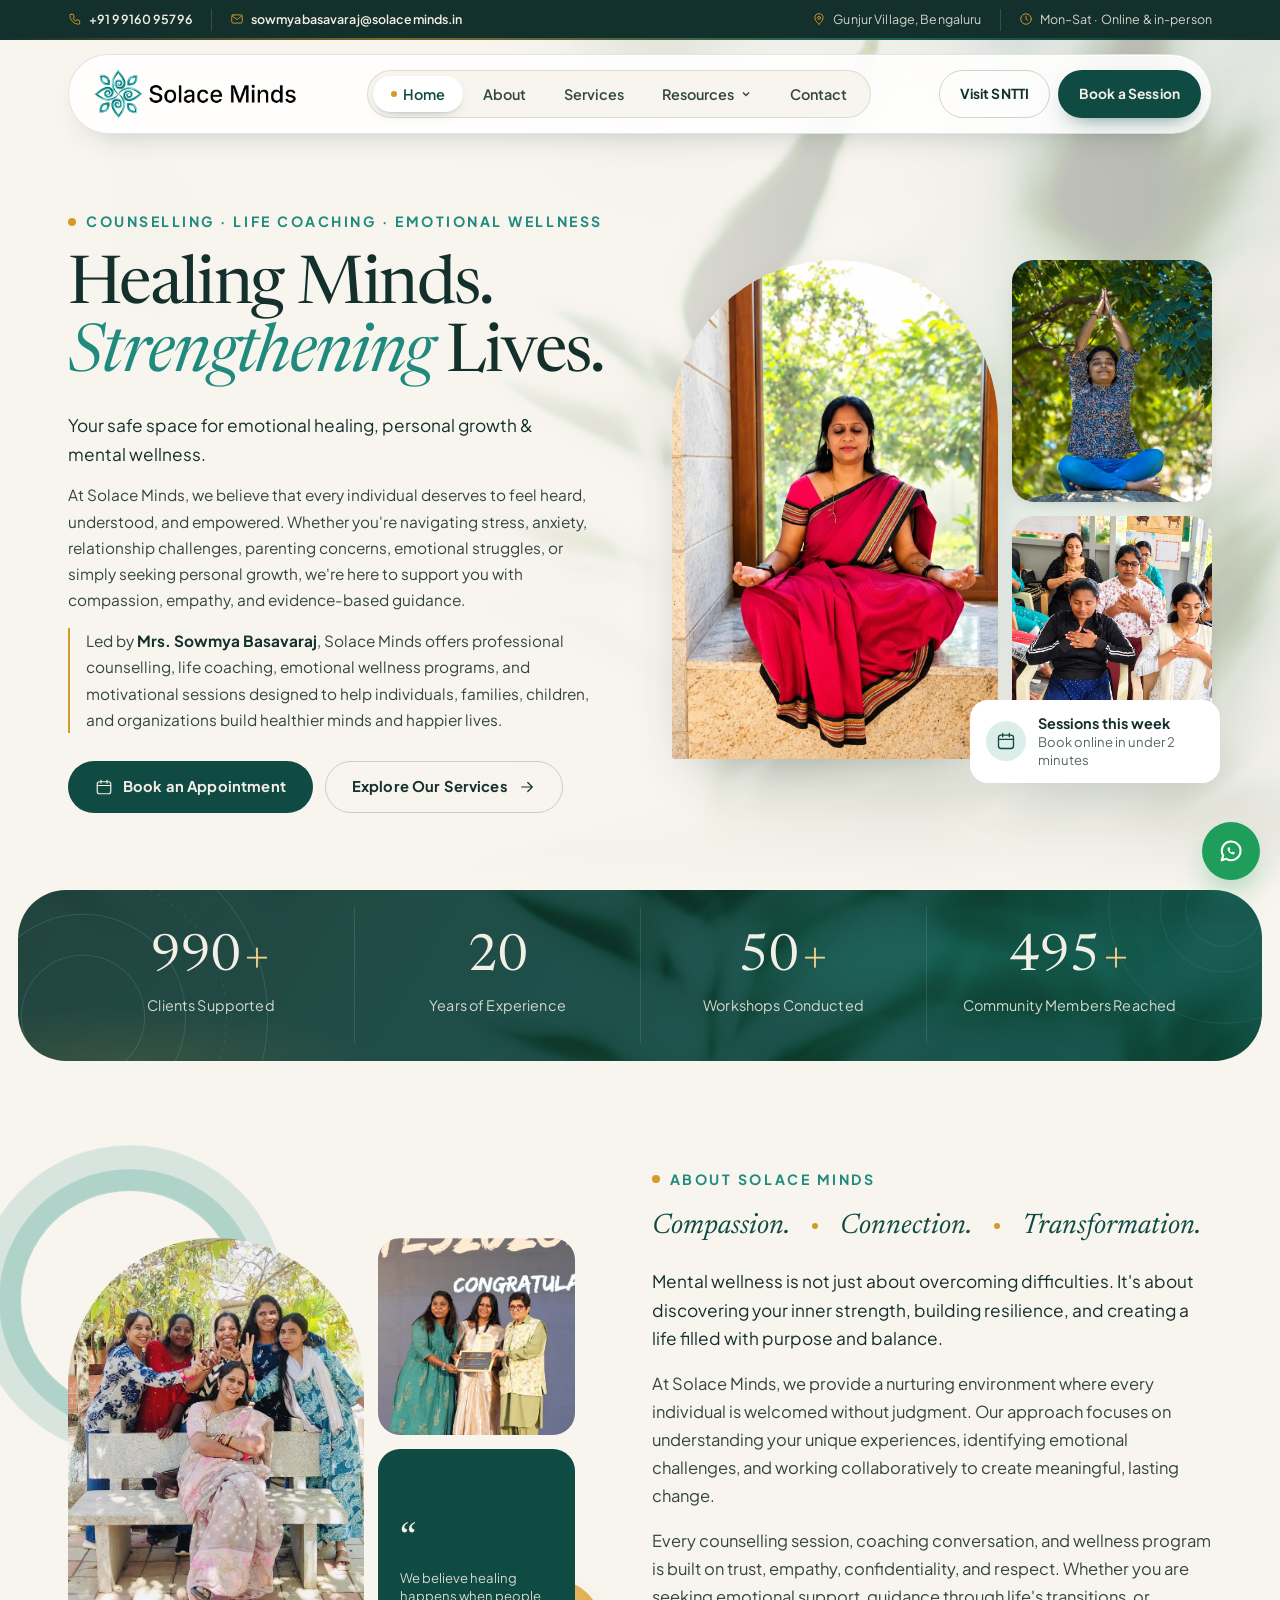
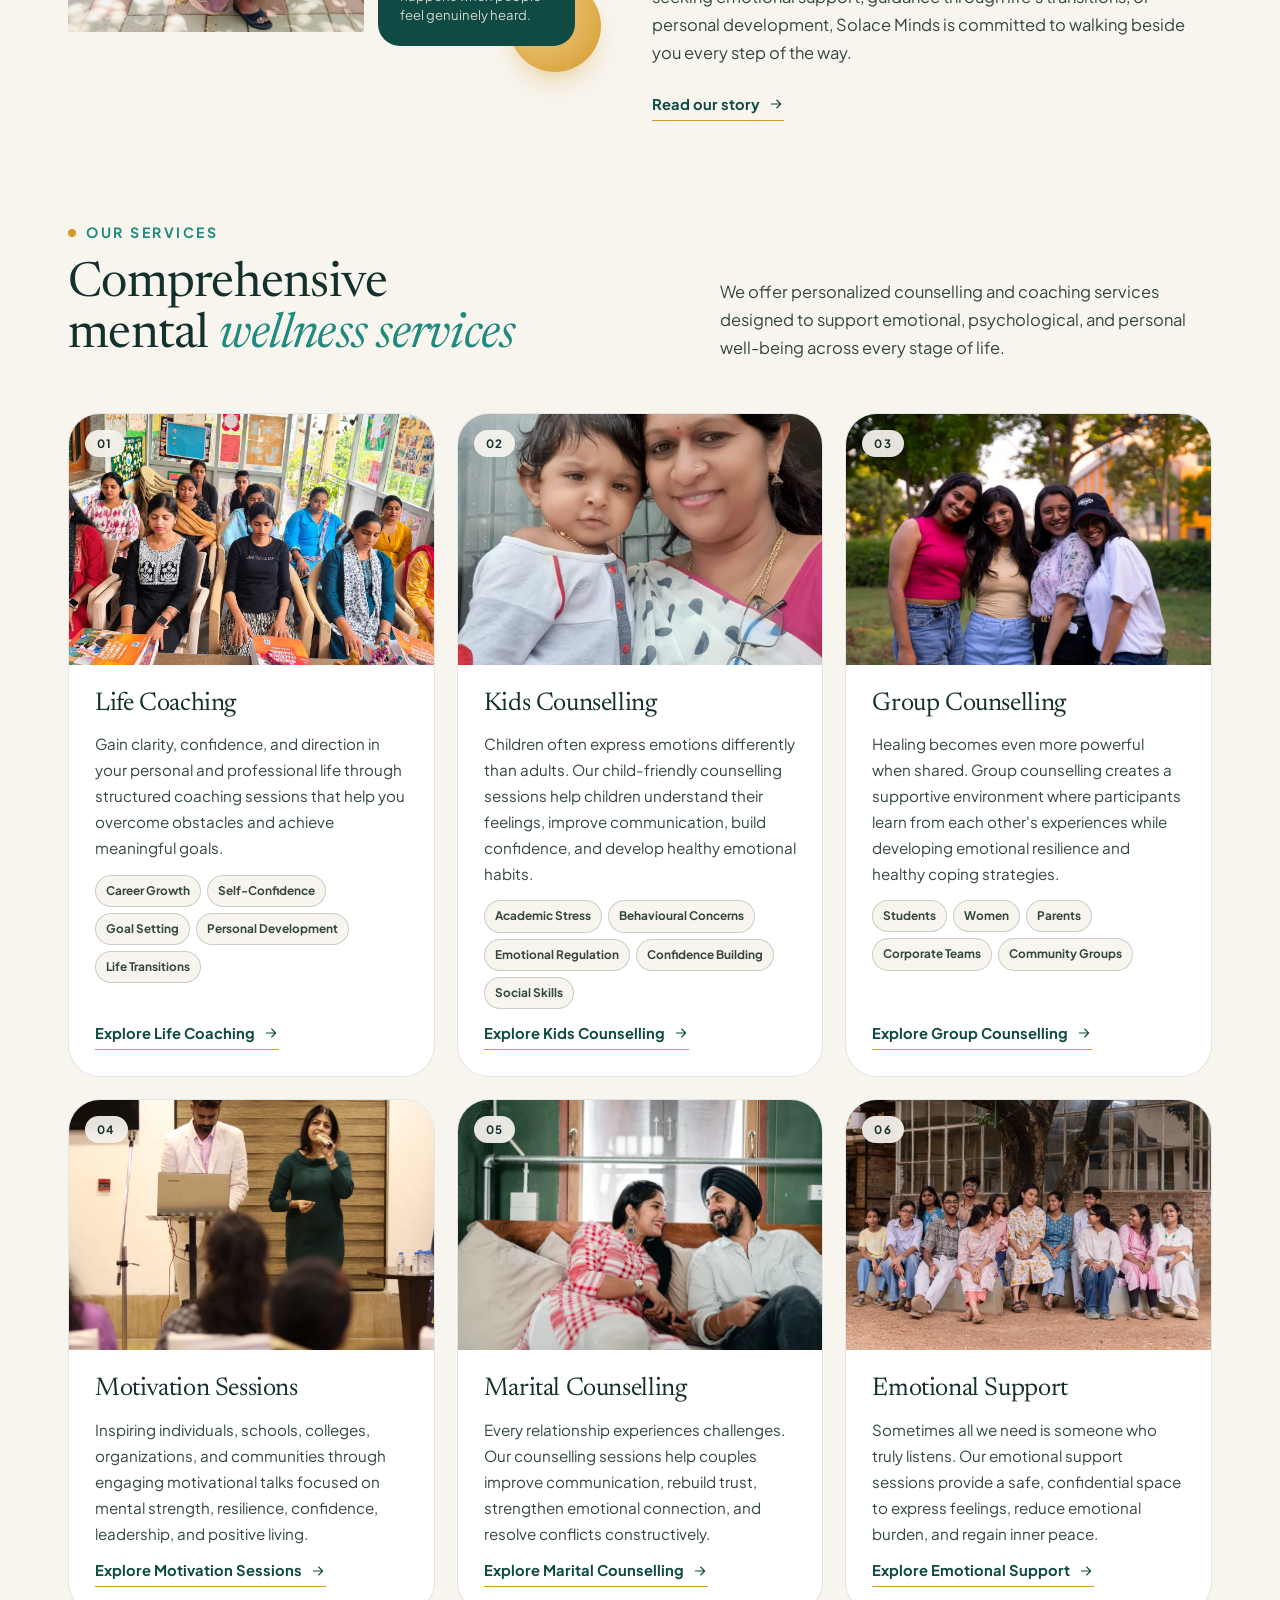
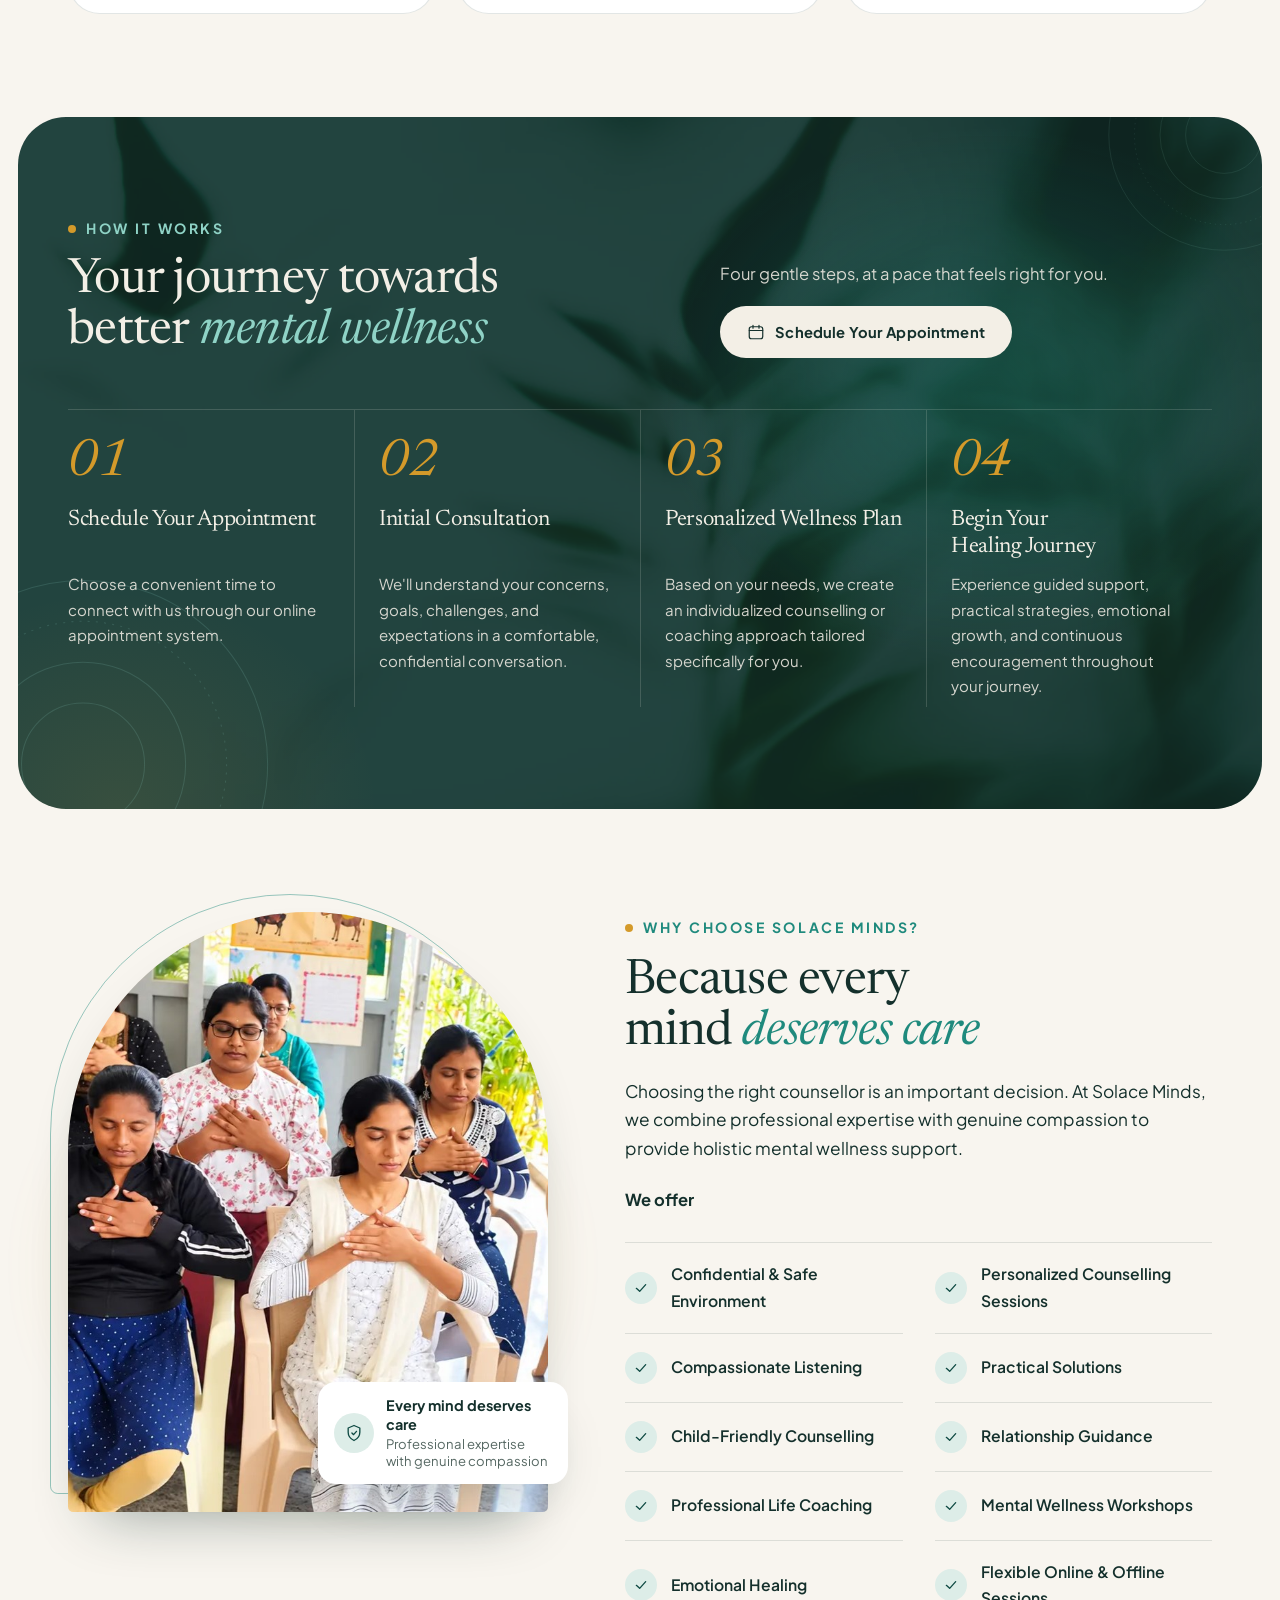
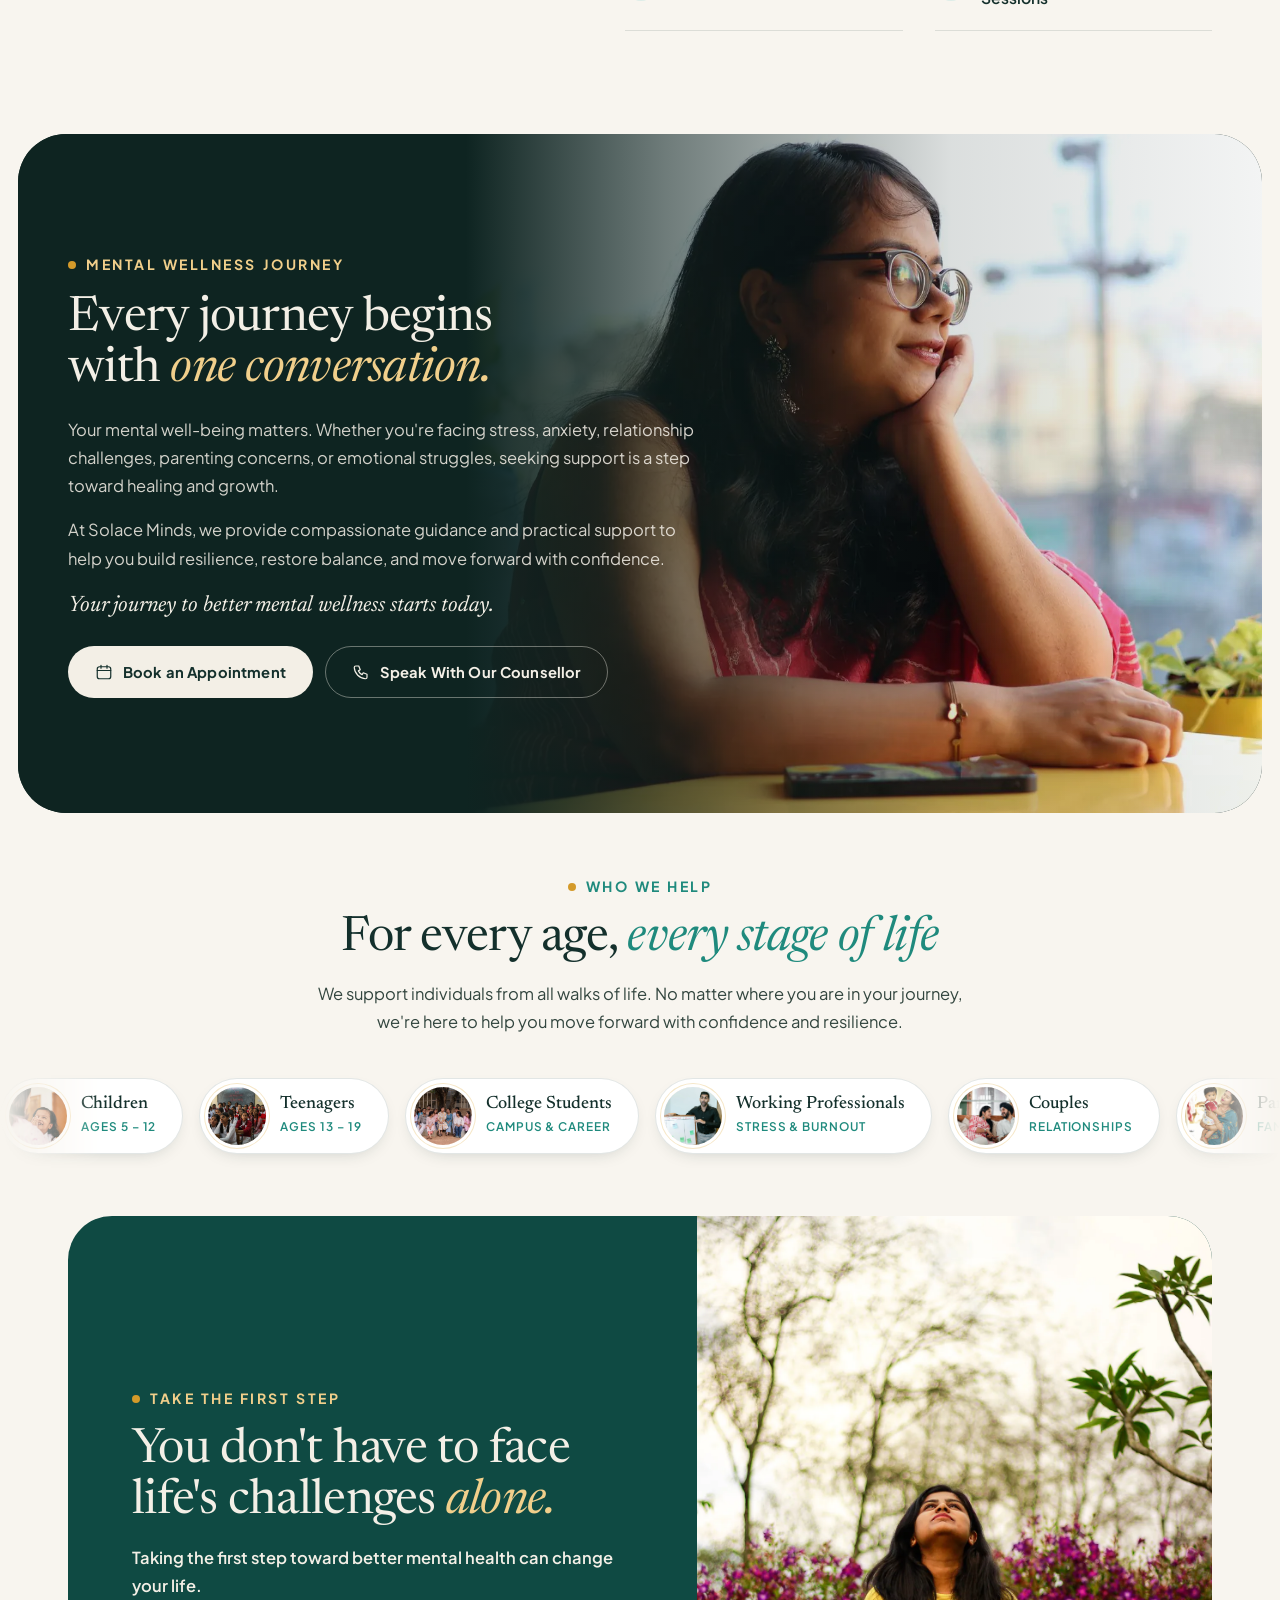
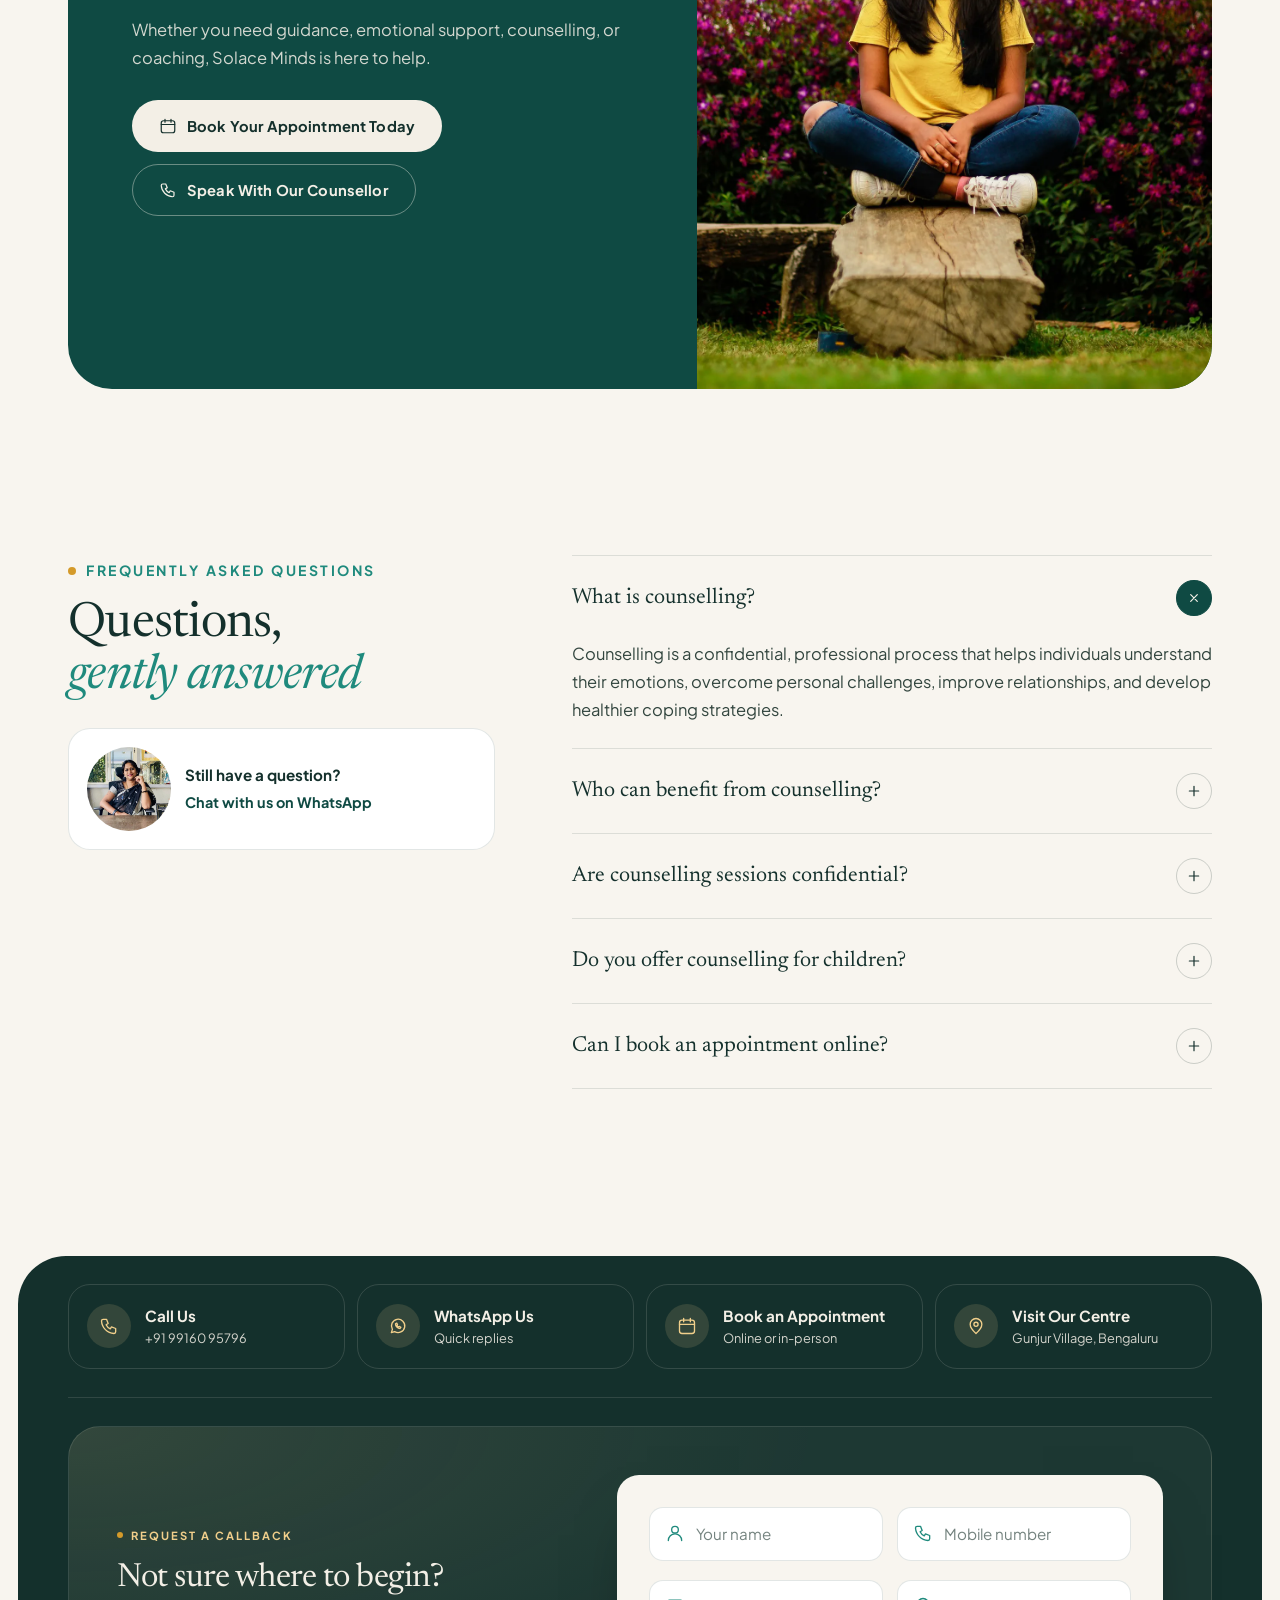
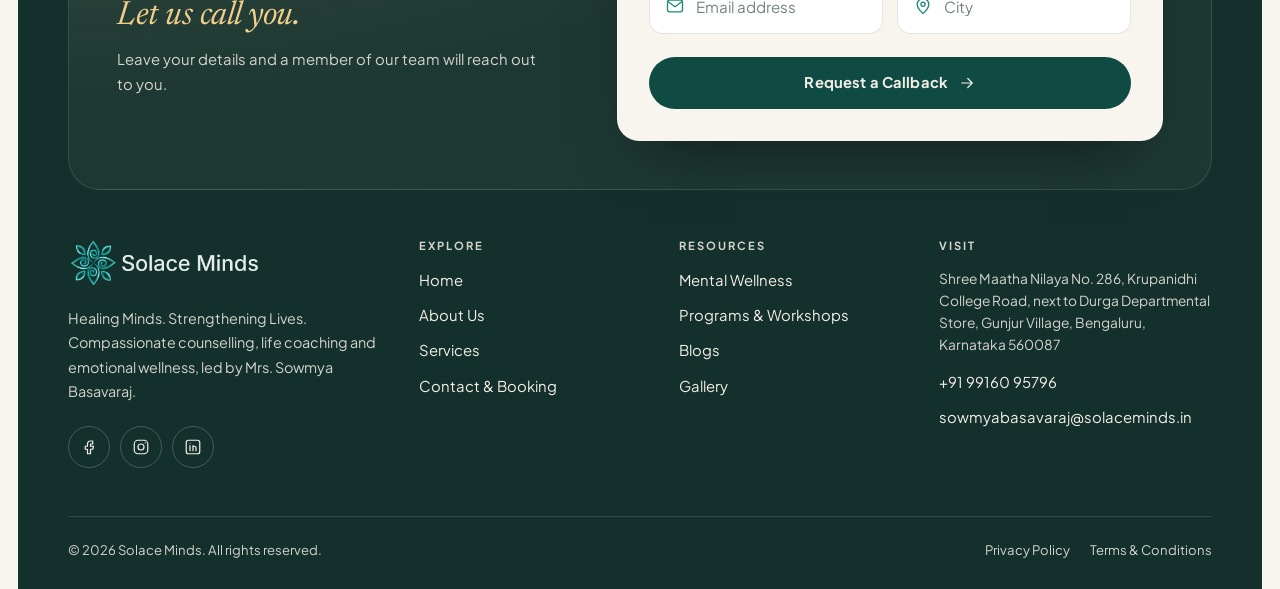
<file: index.html>
<!DOCTYPE html>
<html lang="en-IN">
<head>
<meta charset="utf-8">
<meta name="viewport" content="width=device-width, initial-scale=1, viewport-fit=cover">
<title>Solace Minds | Counselling, Life Coaching &amp; Emotional Wellness in Bengaluru</title>
<meta name="description" content="Compassionate counselling, life coaching, kids counselling, marital counselling and emotional support in Bengaluru, led by Mrs. Sowmya Basavaraj.">
<meta name="theme-color" content="#14302C">
<meta property="og:type" content="website">
<meta property="og:site_name" content="Solace Minds">
<meta property="og:title" content="Solace Minds | Counselling, Life Coaching &amp; Emotional Wellness in Bengaluru">
<meta property="og:description" content="Compassionate counselling, life coaching, kids counselling, marital counselling and emotional support in Bengaluru, led by Mrs. Sowmya Basavaraj.">
<meta property="og:image" content="assets/img/solace-minds-og-share.jpg">
<link rel="icon" href="assets/img/favicon.png" type="image/png">
<link rel="apple-touch-icon" href="assets/img/favicon.png">
<link rel="preconnect" href="https://fonts.googleapis.com"><link rel="preconnect" href="https://fonts.gstatic.com" crossorigin><link rel="stylesheet" href="https://fonts.googleapis.com/css2?family=Newsreader:ital,opsz,wght@0,6..72,300..600;1,6..72,300..500&family=Plus+Jakarta+Sans:wght@400;500;600;700;800&display=swap">
<link rel="stylesheet" href="assets/css/style.css">
<script>document.documentElement.classList.add('js')</script>
</head>
<body class="pg-home">
<div data-include="header"></div>
<main id="main">

<section class="hero">
  <div class="wrap hero-grid">
    <div class="hero-copy">
      <span class="eyebrow rv">Counselling · Life Coaching · Emotional Wellness</span>
      <h1 class="rv d1">Healing Minds. <em>Strengthening</em> Lives.</h1>
      <p class="lead rv d2">Your safe space for emotional healing, personal growth &amp; mental wellness.</p>
      <p class="body rv d2">At Solace Minds, we believe that every individual deserves to feel heard, understood, and empowered. Whether you're navigating stress, anxiety, relationship challenges, parenting concerns, emotional struggles, or simply seeking personal growth, we're here to support you with compassion, empathy, and evidence-based guidance.</p>
      <p class="body rv d3">Led by <b>Mrs. Sowmya Basavaraj</b>, Solace Minds offers professional counselling, life coaching, emotional wellness programs, and motivational sessions designed to help individuals, families, children, and organizations build healthier minds and happier lives.</p>
      <div class="ctas rv d3"><a class="btn btn-primary" href="contact.html#appointment"><svg viewBox="0 0 24 24" fill="none" stroke="currentColor" stroke-width="1.6" stroke-linecap="round" stroke-linejoin="round" aria-hidden="true"><rect x="3" y="5" width="18" height="16" rx="3"/><path d="M3 10h18M8 3v4M16 3v4"/></svg>Book an Appointment</a><a class="btn btn-ghost" href="services.html">Explore Our Services <svg viewBox="0 0 24 24" fill="none" stroke="currentColor" stroke-width="1.6" stroke-linecap="round" stroke-linejoin="round" aria-hidden="true"><path d="M5 12h14M13 6l6 6-6 6"/></svg></a></div>
    </div>
    <div class="hero-art">
      <div class="ph arch main rv-img rv"><img src="assets/img/socale-meditation.webp" alt="A smiling mother holding her baby close" style="object-position:center 25%" loading="eager" decoding="async"></div>
      <div class="ph side rv-img rv d1"><img src="assets/img/solace-minds-mental-wellness-meditation.webp" alt="A mother laughing with her young daughter" loading="eager" decoding="async"></div>
      <div class="ph side2 rv-img rv d2"><img src="assets/img/peaceful-group-meditation.jpg" alt="An Indian woman meditating in a tranquil park in Hyderabad" loading="eager" decoding="async"></div>
      <!-- <div class="float-card fc-1"><span class="ico"><svg viewBox="0 0 24 24" fill="none" stroke="currentColor" stroke-width="1.6" stroke-linecap="round" stroke-linejoin="round" aria-hidden="true"><path d="M7 10a5 5 0 1 1 10 0c0 3-2.5 3.5-2.5 6.5a2.5 2.5 0 0 1-5 0"/><path d="M10 10a2 2 0 1 1 4 0"/></svg></span><div><b>You will be heard</b><span>A judgment-free, confidential space</span></div></div> -->
      <div class="float-card fc-2"><span class="ico"><svg viewBox="0 0 24 24" fill="none" stroke="currentColor" stroke-width="1.6" stroke-linecap="round" stroke-linejoin="round" aria-hidden="true"><rect x="3" y="5" width="18" height="16" rx="3"/><path d="M3 10h18M8 3v4M16 3v4"/></svg></span><div><b>Sessions this week</b><span>Book online in under 2 minutes</span></div></div>
    </div>
  </div>
</section>

<section class="strip rounded-band band-deco" aria-label="Our impact">
  <div class="wrap">
    <div class="st"><div class="num" data-count="1000" data-suffix="+">1,000<span class="sf">+</span></div><div class="lbl">Clients Supported</div></div>
    <div class="st"><div class="num" data-count="20">20</div><div class="lbl">Years of Experience</div></div>
    <div class="st"><div class="num" data-count="50" data-suffix="+">50<span class="sf">+</span></div><div class="lbl">Workshops Conducted</div></div>
    <div class="st"><div class="num" data-count="500" data-suffix="+">500<span class="sf">+</span></div><div class="lbl">Community Members Reached</div></div>
  </div>
</section>

<section class="sec" id="about">
  <div class="wrap intro-grid">
    <div class="collage">
      <div class="ph a arch rv-img rv"><img src="assets/img/sntti-wellness-11.jpeg" alt="A counsellor offering support to a client" loading="lazy" decoding="async"></div>
      <div class="ph b rv-img rv d1" style="border-radius:var(--r)"><img src="assets/img/awards/women celebrating-a-certificate-of-honour.webp" alt="An Indian family enjoying time together in a park" loading="lazy" decoding="async"></div>
      <div class="c rv d2"><b>“</b><span>We believe healing happens when people feel genuinely heard.</span></div>
    </div>
    <div>
      <span class="eyebrow rv">About Solace Minds</span>
      <div class="trio rv d1" style="margin-top:18px"><span>Compassion.</span><span>Connection.</span><span>Transformation.</span></div>
      <p class="lead rv d1">Mental wellness is not just about overcoming difficulties. It's about discovering your inner strength, building resilience, and creating a life filled with purpose and balance.</p>
      <p class="rv d2">At Solace Minds, we provide a nurturing environment where every individual is welcomed without judgment. Our approach focuses on understanding your unique experiences, identifying emotional challenges, and working collaboratively to create meaningful, lasting change.</p>
      <p class="rv d2">Every counselling session, coaching conversation, and wellness program is built on trust, empathy, confidentiality, and respect. Whether you are seeking emotional support, guidance through life's transitions, or personal development, Solace Minds is committed to walking beside you every step of the way.</p>
      <a class="link rv d3" href="about.html" style="margin-top:8px">Read our story <svg viewBox="0 0 24 24" fill="none" stroke="currentColor" stroke-width="1.6" stroke-linecap="round" stroke-linejoin="round" aria-hidden="true"><path d="M5 12h14M13 6l6 6-6 6"/></svg></a>
    </div>
  </div>
</section>

<section class="sec pt0" id="services">
  <div class="wrap">
    <div class="head-split">
      <div class="head" style="margin:0"><span class="eyebrow rv">Our Services</span><h2 class="rv d1">Comprehensive mental <em>wellness services</em></h2></div>
      <p class="rv d2">We offer personalized counselling and coaching services designed to support emotional, psychological, and personal well-being across every stage of life.</p>
    </div>
    <div class="svc-grid"><article class="svc-card rv d0">
  <div class="ph"><img src="assets/img/sunlit-nursery-teacher-training.jpg" alt="A young man talking with a counsellor" loading="lazy" decoding="async"><span class="num-badge">01</span></div>
  <div class="body"><h3>Life Coaching</h3><p>Gain clarity, confidence, and direction in your personal and professional life through structured coaching sessions that help you overcome obstacles and achieve meaningful goals.</p><ul class="tags"><li>Career Growth</li><li>Self-Confidence</li><li>Goal Setting</li><li>Personal Development</li><li>Life Transitions</li></ul><a class="link" href="services.html#life-coaching">Explore Life Coaching <svg viewBox="0 0 24 24" fill="none" stroke="currentColor" stroke-width="1.6" stroke-linecap="round" stroke-linejoin="round" aria-hidden="true"><path d="M5 12h14M13 6l6 6-6 6"/></svg></a></div>
</article><article class="svc-card rv d1">
  <div class="ph"><img src="assets/img/kids-counselling.jpg" alt="Indian schoolchildren smiling in their classroom" loading="lazy" decoding="async"><span class="num-badge">02</span></div>
  <div class="body"><h3>Kids Counselling</h3><p>Children often express emotions differently than adults. Our child-friendly counselling sessions help children understand their feelings, improve communication, build confidence, and develop healthy emotional habits.</p><ul class="tags"><li>Academic Stress</li><li>Behavioural Concerns</li><li>Emotional Regulation</li><li>Confidence Building</li><li>Social Skills</li></ul><a class="link" href="services.html#kids-counselling">Explore Kids Counselling <svg viewBox="0 0 24 24" fill="none" stroke="currentColor" stroke-width="1.6" stroke-linecap="round" stroke-linejoin="round" aria-hidden="true"><path d="M5 12h14M13 6l6 6-6 6"/></svg></a></div>
</article><article class="svc-card rv d2">
  <div class="ph"><img src="assets/img/solace-minds-friends-emotional-wellness.webp" alt="A group of friends smiling together outdoors" loading="lazy" decoding="async"><span class="num-badge">03</span></div>
  <div class="body"><h3>Group Counselling</h3><p>Healing becomes even more powerful when shared. Group counselling creates a supportive environment where participants learn from each other's experiences while developing emotional resilience and healthy coping strategies.</p><ul class="tags"><li>Students</li><li>Women</li><li>Parents</li><li>Corporate Teams</li><li>Community Groups</li></ul><a class="link" href="services.html#group-counselling">Explore Group Counselling <svg viewBox="0 0 24 24" fill="none" stroke="currentColor" stroke-width="1.6" stroke-linecap="round" stroke-linejoin="round" aria-hidden="true"><path d="M5 12h14M13 6l6 6-6 6"/></svg></a></div>
</article><article class="svc-card rv d0">
  <div class="ph"><img src="assets/img/solace-minds-corporate-wellness.webp" alt="Professionals presenting at a corporate event in Ahmedabad" loading="lazy" decoding="async"><span class="num-badge">04</span></div>
  <div class="body"><h3>Motivation Sessions</h3><p>Inspiring individuals, schools, colleges, organizations, and communities through engaging motivational talks focused on mental strength, resilience, confidence, leadership, and positive living.</p><a class="link" href="services.html#motivation-sessions">Explore Motivation Sessions <svg viewBox="0 0 24 24" fill="none" stroke="currentColor" stroke-width="1.6" stroke-linecap="round" stroke-linejoin="round" aria-hidden="true"><path d="M5 12h14M13 6l6 6-6 6"/></svg></a></div>
</article><article class="svc-card rv d1">
  <div class="ph"><img src="assets/img/solace-minds-marital-counselling.webp" alt="An Indian couple talking and laughing in their living room" loading="lazy" decoding="async"><span class="num-badge">05</span></div>
  <div class="body"><h3>Marital Counselling</h3><p>Every relationship experiences challenges. Our counselling sessions help couples improve communication, rebuild trust, strengthen emotional connection, and resolve conflicts constructively.</p><a class="link" href="services.html#marital-counselling">Explore Marital Counselling <svg viewBox="0 0 24 24" fill="none" stroke="currentColor" stroke-width="1.6" stroke-linecap="round" stroke-linejoin="round" aria-hidden="true"><path d="M5 12h14M13 6l6 6-6 6"/></svg></a></div>
</article><article class="svc-card rv d2">
  <div class="ph"><img src="assets/img/solace-minds-college-students-wellness.webp" alt="A woman sharing her thoughts with a counsellor" loading="lazy" decoding="async"><span class="num-badge">06</span></div>
  <div class="body"><h3>Emotional Support</h3><p>Sometimes all we need is someone who truly listens. Our emotional support sessions provide a safe, confidential space to express feelings, reduce emotional burden, and regain inner peace.</p><a class="link" href="services.html#emotional-support">Explore Emotional Support <svg viewBox="0 0 24 24" fill="none" stroke="currentColor" stroke-width="1.6" stroke-linecap="round" stroke-linejoin="round" aria-hidden="true"><path d="M5 12h14M13 6l6 6-6 6"/></svg></a></div>
</article></div>
  </div>
</section>

<section class="sec dark rounded-band band-deco" id="how">
  <div class="wrap">
    <div class="head-split">
      <div class="head" style="margin:0"><span class="eyebrow rv">How It Works</span><h2 class="rv d1">Your journey towards better <em>mental wellness</em></h2></div>
      <div class="rv d2"><p>Four gentle steps, at a pace that feels right for you.</p><a class="btn btn-light" href="contact.html#appointment"><svg viewBox="0 0 24 24" fill="none" stroke="currentColor" stroke-width="1.6" stroke-linecap="round" stroke-linejoin="round" aria-hidden="true"><rect x="3" y="5" width="18" height="16" rx="3"/><path d="M3 10h18M8 3v4M16 3v4"/></svg>Schedule Your Appointment</a></div>
    </div>
    <ol class="steps"><li class="rv d0"><span class="n">01</span><h3>Schedule Your Appointment</h3><p>Choose a convenient time to connect with us through our online appointment system.</p></li><li class="rv d1"><span class="n">02</span><h3>Initial Consultation</h3><p>We'll understand your concerns, goals, challenges, and expectations in a comfortable, confidential conversation.</p></li><li class="rv d2"><span class="n">03</span><h3>Personalized Wellness Plan</h3><p>Based on your needs, we create an individualized counselling or coaching approach tailored specifically for you.</p></li><li class="rv d3"><span class="n">04</span><h3>Begin Your Healing Journey</h3><p>Experience guided support, practical strategies, emotional growth, and continuous encouragement throughout your journey.</p></li></ol>
  </div>
</section>

<section class="sec" id="why">
  <div class="wrap why-grid">
    <div class="why-media">
      <div class="ph arch rv-img rv"><img src="assets/img/peaceful-group-meditation.jpg" alt="A counsellor in session in a warm, quiet room" loading="lazy" decoding="async"></div>
      <div class="float-card" style="position:absolute"><span class="ico"><svg viewBox="0 0 24 24" fill="none" stroke="currentColor" stroke-width="1.6" stroke-linecap="round" stroke-linejoin="round" aria-hidden="true"><path d="M12 3 19 6v5c0 4.5-3 8-7 10-4-2-7-5.5-7-10V6Z"/><path d="M9.5 12l2 2 3.5-4"/></svg></span><div><b>Every mind deserves care</b><span>Professional expertise with genuine compassion</span></div></div>
    </div>
    <div>
      <span class="eyebrow rv">Why Choose Solace Minds?</span>
      <h2 class="rv d1" style="margin:16px 0 18px">Because every mind <em>deserves care</em></h2>
      <p class="lead rv d2">Choosing the right counsellor is an important decision. At Solace Minds, we combine professional expertise with genuine compassion to provide holistic mental wellness support.</p>
      <p class="rv d2" style="font-weight:700;color:var(--ink);margin:24px 0 0">We offer</p>
      <ul class="offer-list rv d3"><li><span class="ck"><svg viewBox="0 0 24 24" fill="none" stroke="currentColor" stroke-width="2" stroke-linecap="round" stroke-linejoin="round" aria-hidden="true"><path d="M5 12.5 10 17l9-10"/></svg></span>Confidential &amp; Safe Environment</li><li><span class="ck"><svg viewBox="0 0 24 24" fill="none" stroke="currentColor" stroke-width="2" stroke-linecap="round" stroke-linejoin="round" aria-hidden="true"><path d="M5 12.5 10 17l9-10"/></svg></span>Personalized Counselling Sessions</li><li><span class="ck"><svg viewBox="0 0 24 24" fill="none" stroke="currentColor" stroke-width="2" stroke-linecap="round" stroke-linejoin="round" aria-hidden="true"><path d="M5 12.5 10 17l9-10"/></svg></span>Compassionate Listening</li><li><span class="ck"><svg viewBox="0 0 24 24" fill="none" stroke="currentColor" stroke-width="2" stroke-linecap="round" stroke-linejoin="round" aria-hidden="true"><path d="M5 12.5 10 17l9-10"/></svg></span>Practical Solutions</li><li><span class="ck"><svg viewBox="0 0 24 24" fill="none" stroke="currentColor" stroke-width="2" stroke-linecap="round" stroke-linejoin="round" aria-hidden="true"><path d="M5 12.5 10 17l9-10"/></svg></span>Child-Friendly Counselling</li><li><span class="ck"><svg viewBox="0 0 24 24" fill="none" stroke="currentColor" stroke-width="2" stroke-linecap="round" stroke-linejoin="round" aria-hidden="true"><path d="M5 12.5 10 17l9-10"/></svg></span>Relationship Guidance</li><li><span class="ck"><svg viewBox="0 0 24 24" fill="none" stroke="currentColor" stroke-width="2" stroke-linecap="round" stroke-linejoin="round" aria-hidden="true"><path d="M5 12.5 10 17l9-10"/></svg></span>Professional Life Coaching</li><li><span class="ck"><svg viewBox="0 0 24 24" fill="none" stroke="currentColor" stroke-width="2" stroke-linecap="round" stroke-linejoin="round" aria-hidden="true"><path d="M5 12.5 10 17l9-10"/></svg></span>Mental Wellness Workshops</li><li><span class="ck"><svg viewBox="0 0 24 24" fill="none" stroke="currentColor" stroke-width="2" stroke-linecap="round" stroke-linejoin="round" aria-hidden="true"><path d="M5 12.5 10 17l9-10"/></svg></span>Emotional Healing</li><li><span class="ck"><svg viewBox="0 0 24 24" fill="none" stroke="currentColor" stroke-width="2" stroke-linecap="round" stroke-linejoin="round" aria-hidden="true"><path d="M5 12.5 10 17l9-10"/></svg></span>Flexible Online &amp; Offline Sessions</li></ul>
    </div>
  </div>
</section>

<section class="photo-band" id="journey">
  <img src="assets/img/solace-minds-emotional-wellness.webp" alt="" loading="lazy" decoding="async">
  <div class="wrap"><div class="inner">
    <span class="eyebrow rv">Mental Wellness Journey</span>
    <h2 class="rv d1" style="margin:16px 0 20px">Every journey begins with <em>one conversation.</em></h2>
    <p class="rv d2">Your mental well-being matters. Whether you're facing stress, anxiety, relationship challenges, parenting concerns, or emotional struggles, seeking support is a step toward healing and growth.</p>
    <p class="rv d2">At Solace Minds, we provide compassionate guidance and practical support to help you build resilience, restore balance, and move forward with confidence.</p>
    <p class="closing rv d3">Your journey to better mental wellness starts today.</p>
    <div class="ctas rv d3" style="margin-top:24px"><a class="btn btn-light" href="contact.html#appointment"><svg viewBox="0 0 24 24" fill="none" stroke="currentColor" stroke-width="1.6" stroke-linecap="round" stroke-linejoin="round" aria-hidden="true"><rect x="3" y="5" width="18" height="16" rx="3"/><path d="M3 10h18M8 3v4M16 3v4"/></svg>Book an Appointment</a><a class="btn btn-line-light" href="tel:+919916095796"><svg viewBox="0 0 24 24" fill="none" stroke="currentColor" stroke-width="1.6" stroke-linecap="round" stroke-linejoin="round" aria-hidden="true"><path d="M5 4h4l2 5-2.5 1.5a11 11 0 0 0 5 5L15 13l5 2v4a2 2 0 0 1-2 2A16 16 0 0 1 3 6a2 2 0 0 1 2-2Z"/></svg>Speak With Our Counsellor</a></div>
  </div></div>
</section>

<section class="sec" id="who">
  <div class="wrap">
    <div class="head center"><span class="eyebrow rv">Who We Help</span><h2 class="rv d1">For every age, <em>every stage of life</em></h2><p class="rv d2">We support individuals from all walks of life. No matter where you are in your journey, we're here to help you move forward with confidence and resilience.</p></div>
  </div>
  <div class="marquee aud-line rv"><div class="track"><span class="aud"><img src="assets/img/solace-minds-kids-counselling.webp" alt="" loading="lazy" decoding="async"><span class="aud-t"><b>Children</b><small>Ages 5 – 12</small></span></span><span class="aud"><img src="assets/img/solace-minds-school-awareness-session.webp" alt="" loading="lazy" decoding="async"><span class="aud-t"><b>Teenagers</b><small>Ages 13 – 19</small></span></span><span class="aud"><img src="assets/img/solace-minds-college-students-wellness.webp" alt="" loading="lazy" decoding="async"><span class="aud-t"><b>College Students</b><small>Campus & career</small></span></span><span class="aud"><img src="assets/img/solace-minds-corporate-training-session.webp" alt="" loading="lazy" decoding="async"><span class="aud-t"><b>Working Professionals</b><small>Stress & burnout</small></span></span><span class="aud"><img src="assets/img/solace-minds-marital-counselling.webp" alt="" loading="lazy" decoding="async"><span class="aud-t"><b>Couples</b><small>Relationships</small></span></span><span class="aud"><img src="assets/img/solace-minds-mother-and-child-bonding.webp" alt="" loading="lazy" decoding="async"><span class="aud-t"><b>Parents</b><small>Family & parenting</small></span></span><span class="aud"><img src="assets/img/solace-minds-emotional-wellness.webp" alt="" loading="lazy" decoding="async"><span class="aud-t"><b>Women</b><small>Emotional wellbeing</small></span></span><span class="aud"><img src="assets/img/solace-minds-senior-citizen-wellness.webp" alt="" loading="lazy" decoding="async"><span class="aud-t"><b>Senior Citizens</b><small>Later-life support</small></span></span><span class="aud"><img src="assets/img/solace-minds-school-children-classroom.webp" alt="" loading="lazy" decoding="async"><span class="aud-t"><b>Schools</b><small>Student programmes</small></span></span><span class="aud"><img src="assets/img/solace-minds-student-study-stress.webp" alt="" loading="lazy" decoding="async"><span class="aud-t"><b>Educational Institutions</b><small>Students & faculty</small></span></span><span class="aud"><img src="assets/img/solace-minds-team-collaboration-workshop.webp" alt="" loading="lazy" decoding="async"><span class="aud-t"><b>Corporate Organizations</b><small>Workplace wellness</small></span></span><span class="aud"><img src="assets/img/solace-minds-community-wellness-program.webp" alt="" loading="lazy" decoding="async"><span class="aud-t"><b>Community Groups</b><small>Outreach programmes</small></span></span><span class="aud" aria-hidden="true"><img src="assets/img/solace-minds-kids-counselling.webp" alt="" loading="lazy" decoding="async"><span class="aud-t"><b>Children</b><small>Ages 5 – 12</small></span></span><span class="aud" aria-hidden="true"><img src="assets/img/solace-minds-school-awareness-session.webp" alt="" loading="lazy" decoding="async"><span class="aud-t"><b>Teenagers</b><small>Ages 13 – 19</small></span></span><span class="aud" aria-hidden="true"><img src="assets/img/solace-minds-college-students-wellness.webp" alt="" loading="lazy" decoding="async"><span class="aud-t"><b>College Students</b><small>Campus & career</small></span></span><span class="aud" aria-hidden="true"><img src="assets/img/solace-minds-corporate-training-session.webp" alt="" loading="lazy" decoding="async"><span class="aud-t"><b>Working Professionals</b><small>Stress & burnout</small></span></span><span class="aud" aria-hidden="true"><img src="assets/img/solace-minds-marital-counselling.webp" alt="" loading="lazy" decoding="async"><span class="aud-t"><b>Couples</b><small>Relationships</small></span></span><span class="aud" aria-hidden="true"><img src="assets/img/solace-minds-mother-and-child-bonding.webp" alt="" loading="lazy" decoding="async"><span class="aud-t"><b>Parents</b><small>Family & parenting</small></span></span><span class="aud" aria-hidden="true"><img src="assets/img/solace-minds-emotional-wellness.webp" alt="" loading="lazy" decoding="async"><span class="aud-t"><b>Women</b><small>Emotional wellbeing</small></span></span><span class="aud" aria-hidden="true"><img src="assets/img/solace-minds-senior-citizen-wellness.webp" alt="" loading="lazy" decoding="async"><span class="aud-t"><b>Senior Citizens</b><small>Later-life support</small></span></span><span class="aud" aria-hidden="true"><img src="assets/img/solace-minds-school-children-classroom.webp" alt="" loading="lazy" decoding="async"><span class="aud-t"><b>Schools</b><small>Student programmes</small></span></span><span class="aud" aria-hidden="true"><img src="assets/img/solace-minds-student-study-stress.webp" alt="" loading="lazy" decoding="async"><span class="aud-t"><b>Educational Institutions</b><small>Students & faculty</small></span></span><span class="aud" aria-hidden="true"><img src="assets/img/solace-minds-team-collaboration-workshop.webp" alt="" loading="lazy" decoding="async"><span class="aud-t"><b>Corporate Organizations</b><small>Workplace wellness</small></span></span><span class="aud" aria-hidden="true"><img src="assets/img/solace-minds-community-wellness-program.webp" alt="" loading="lazy" decoding="async"><span class="aud-t"><b>Community Groups</b><small>Outreach programmes</small></span></span></div></div>
</section>

<section class="sec-sm"><div class="wrap"><div class="cta-panel rv">
  <div class="in"><span class="eyebrow" style="color:#F1CF8B">Take the first step</span><h2>You don't have to face life's challenges <em>alone.</em></h2><p class="strong">Taking the first step toward better mental health can change your life.</p><p>Whether you need guidance, emotional support, counselling, or coaching, Solace Minds is here to help.</p><div class="ctas"><a class="btn btn-light" href="contact.html#appointment"><svg viewBox="0 0 24 24" fill="none" stroke="currentColor" stroke-width="1.6" stroke-linecap="round" stroke-linejoin="round" aria-hidden="true"><rect x="3" y="5" width="18" height="16" rx="3"/><path d="M3 10h18M8 3v4M16 3v4"/></svg>Book Your Appointment Today</a><a class="btn btn-line-light" href="tel:+919916095796"><svg viewBox="0 0 24 24" fill="none" stroke="currentColor" stroke-width="1.6" stroke-linecap="round" stroke-linejoin="round" aria-hidden="true"><path d="M5 4h4l2 5-2.5 1.5a11 11 0 0 0 5 5L15 13l5 2v4a2 2 0 0 1-2 2A16 16 0 0 1 3 6a2 2 0 0 1 2-2Z"/></svg>Speak With Our Counsellor</a></div></div>
  <div class="ph"><img src="assets/img/solace-minds-self-care-meditation.webp" alt="A married Indian couple sharing tea at their doorway" loading="lazy" decoding="async"></div>
</div></div></section>

<section class="sec" id="faq"><div class="wrap faq-grid">
  <div class="faq-aside rv">
    <span class="eyebrow">Frequently Asked Questions</span>
    <h2 style="margin-top:16px">Questions, <em>gently answered</em></h2>
    <div class="help"><img src="assets/img/solace-minds-counsellor-whatsapp-help.jpg" alt="Sowmya Basavaraj, founder and counsellor at Solace Minds, smiling at her desk" loading="lazy" decoding="async"><div><b>Still have a question?</b><a href="https://wa.me/919916095796" target="_blank" rel="noopener">Chat with us on WhatsApp</a></div></div>
  </div>
  <div class="rv d1"><div class="faq"><details open><summary>What is counselling?<span class="pm"><svg viewBox="0 0 24 24" fill="none" stroke="currentColor" stroke-width="1.8" stroke-linecap="round" stroke-linejoin="round" aria-hidden="true"><path d="M12 5v14M5 12h14"/></svg></span></summary><p>Counselling is a confidential, professional process that helps individuals understand their emotions, overcome personal challenges, improve relationships, and develop healthier coping strategies.</p></details><details><summary>Who can benefit from counselling?<span class="pm"><svg viewBox="0 0 24 24" fill="none" stroke="currentColor" stroke-width="1.8" stroke-linecap="round" stroke-linejoin="round" aria-hidden="true"><path d="M12 5v14M5 12h14"/></svg></span></summary><p>Anyone experiencing stress, anxiety, emotional difficulties, relationship concerns, parenting challenges, career uncertainty, or personal growth goals can benefit from counselling.</p></details><details><summary>Are counselling sessions confidential?<span class="pm"><svg viewBox="0 0 24 24" fill="none" stroke="currentColor" stroke-width="1.8" stroke-linecap="round" stroke-linejoin="round" aria-hidden="true"><path d="M12 5v14M5 12h14"/></svg></span></summary><p>Yes. Every session is conducted with complete confidentiality, respect, and professionalism, creating a safe environment where clients can openly share their thoughts and feelings.</p></details><details><summary>Do you offer counselling for children?<span class="pm"><svg viewBox="0 0 24 24" fill="none" stroke="currentColor" stroke-width="1.8" stroke-linecap="round" stroke-linejoin="round" aria-hidden="true"><path d="M12 5v14M5 12h14"/></svg></span></summary><p>Yes. We provide specialized counselling sessions designed to help children navigate emotional, behavioural, academic, and social challenges in a supportive and child-friendly setting.</p></details><details><summary>Can I book an appointment online?<span class="pm"><svg viewBox="0 0 24 24" fill="none" stroke="currentColor" stroke-width="1.8" stroke-linecap="round" stroke-linejoin="round" aria-hidden="true"><path d="M12 5v14M5 12h14"/></svg></span></summary><p>Yes. You can easily schedule an appointment through our website or contact us directly by phone or WhatsApp.</p></details></div></div>
</div></section>
</main>
<div data-include="footer"></div>
<script src="assets/js/main.js"></script>
</body>
</html>
</file>
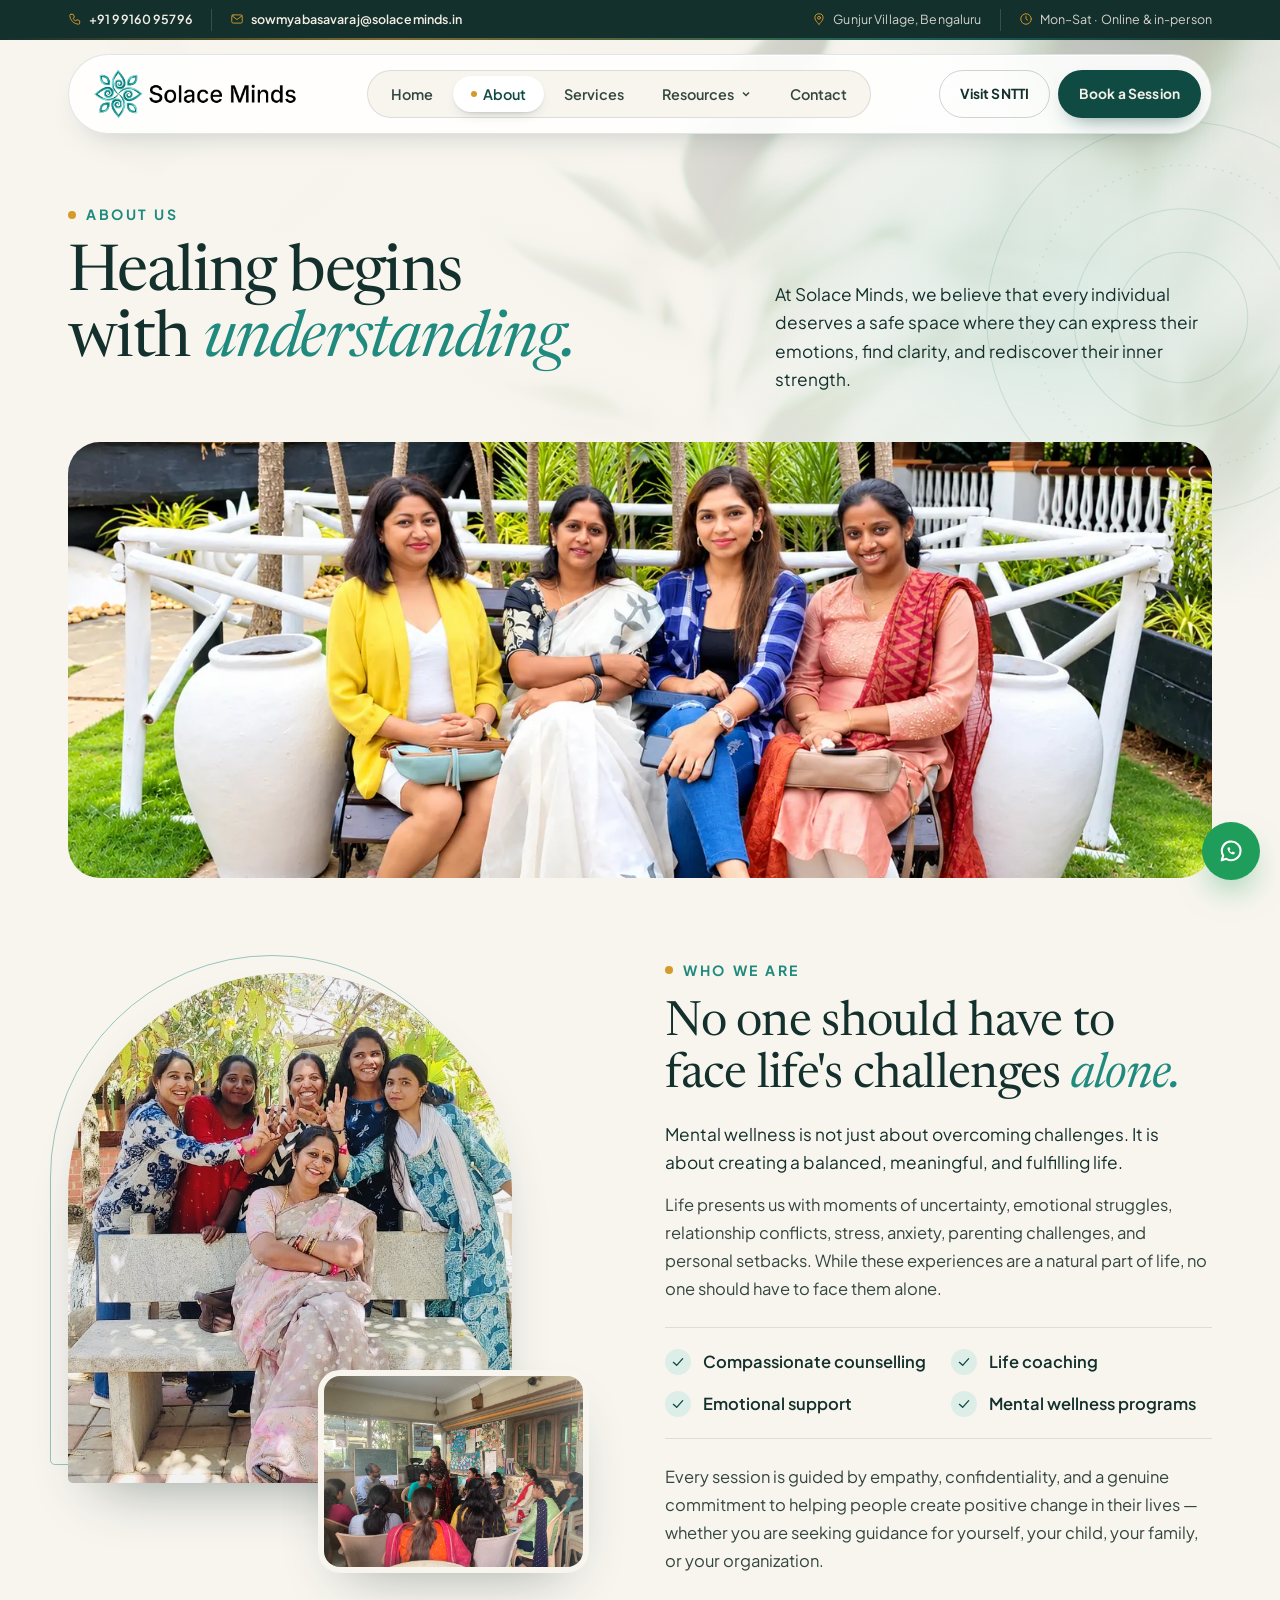
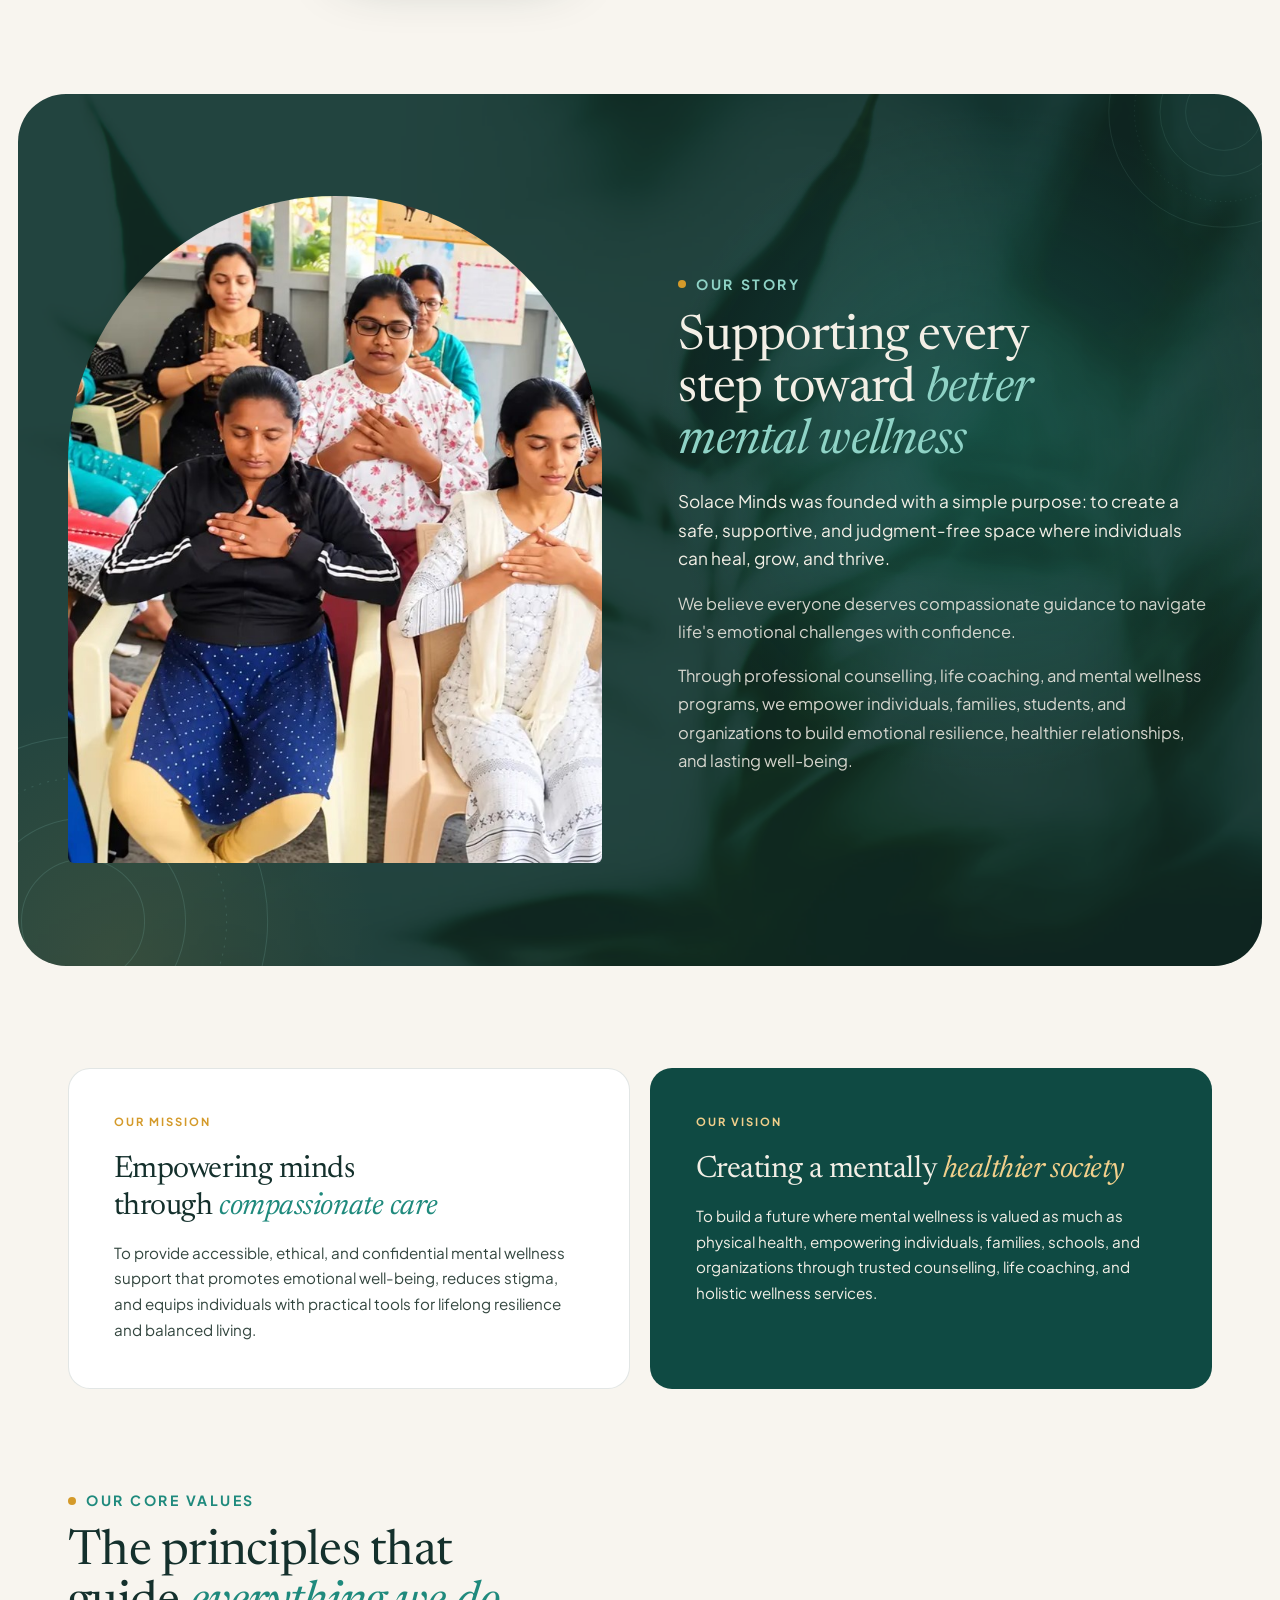
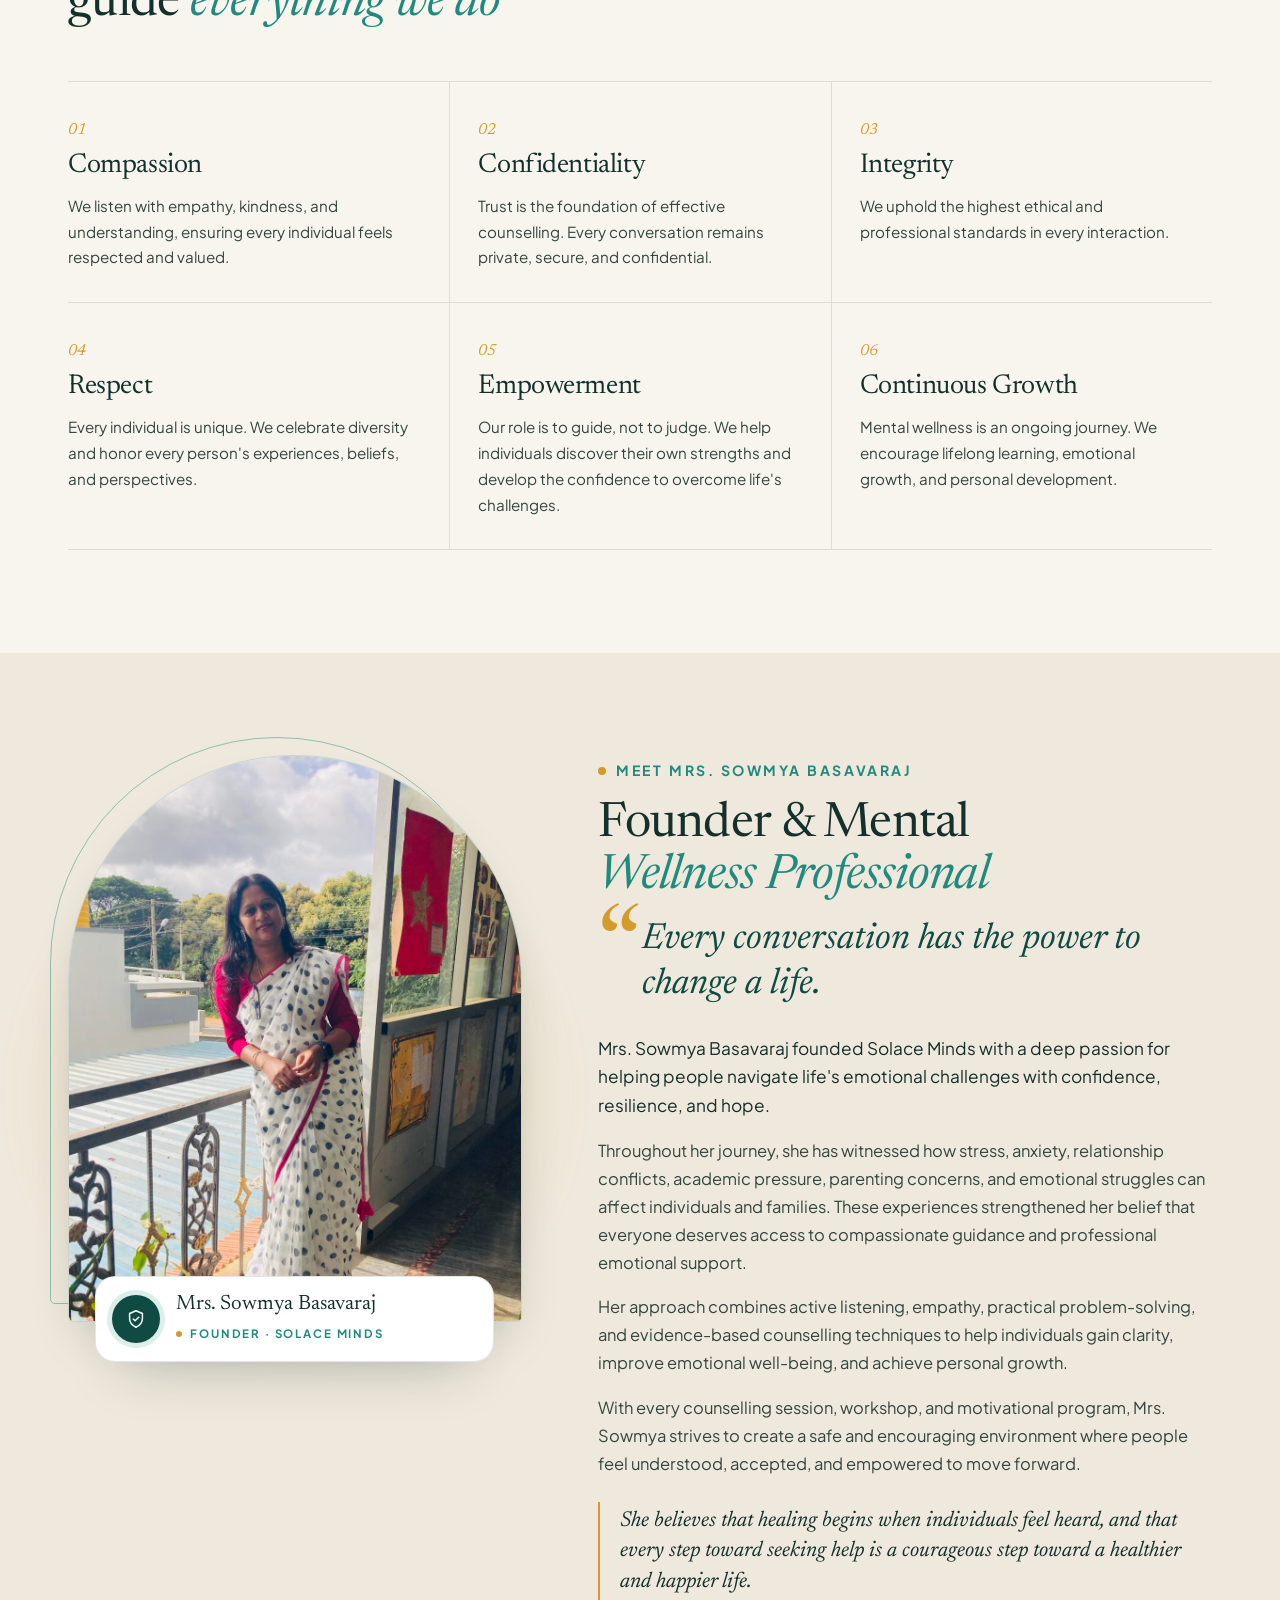
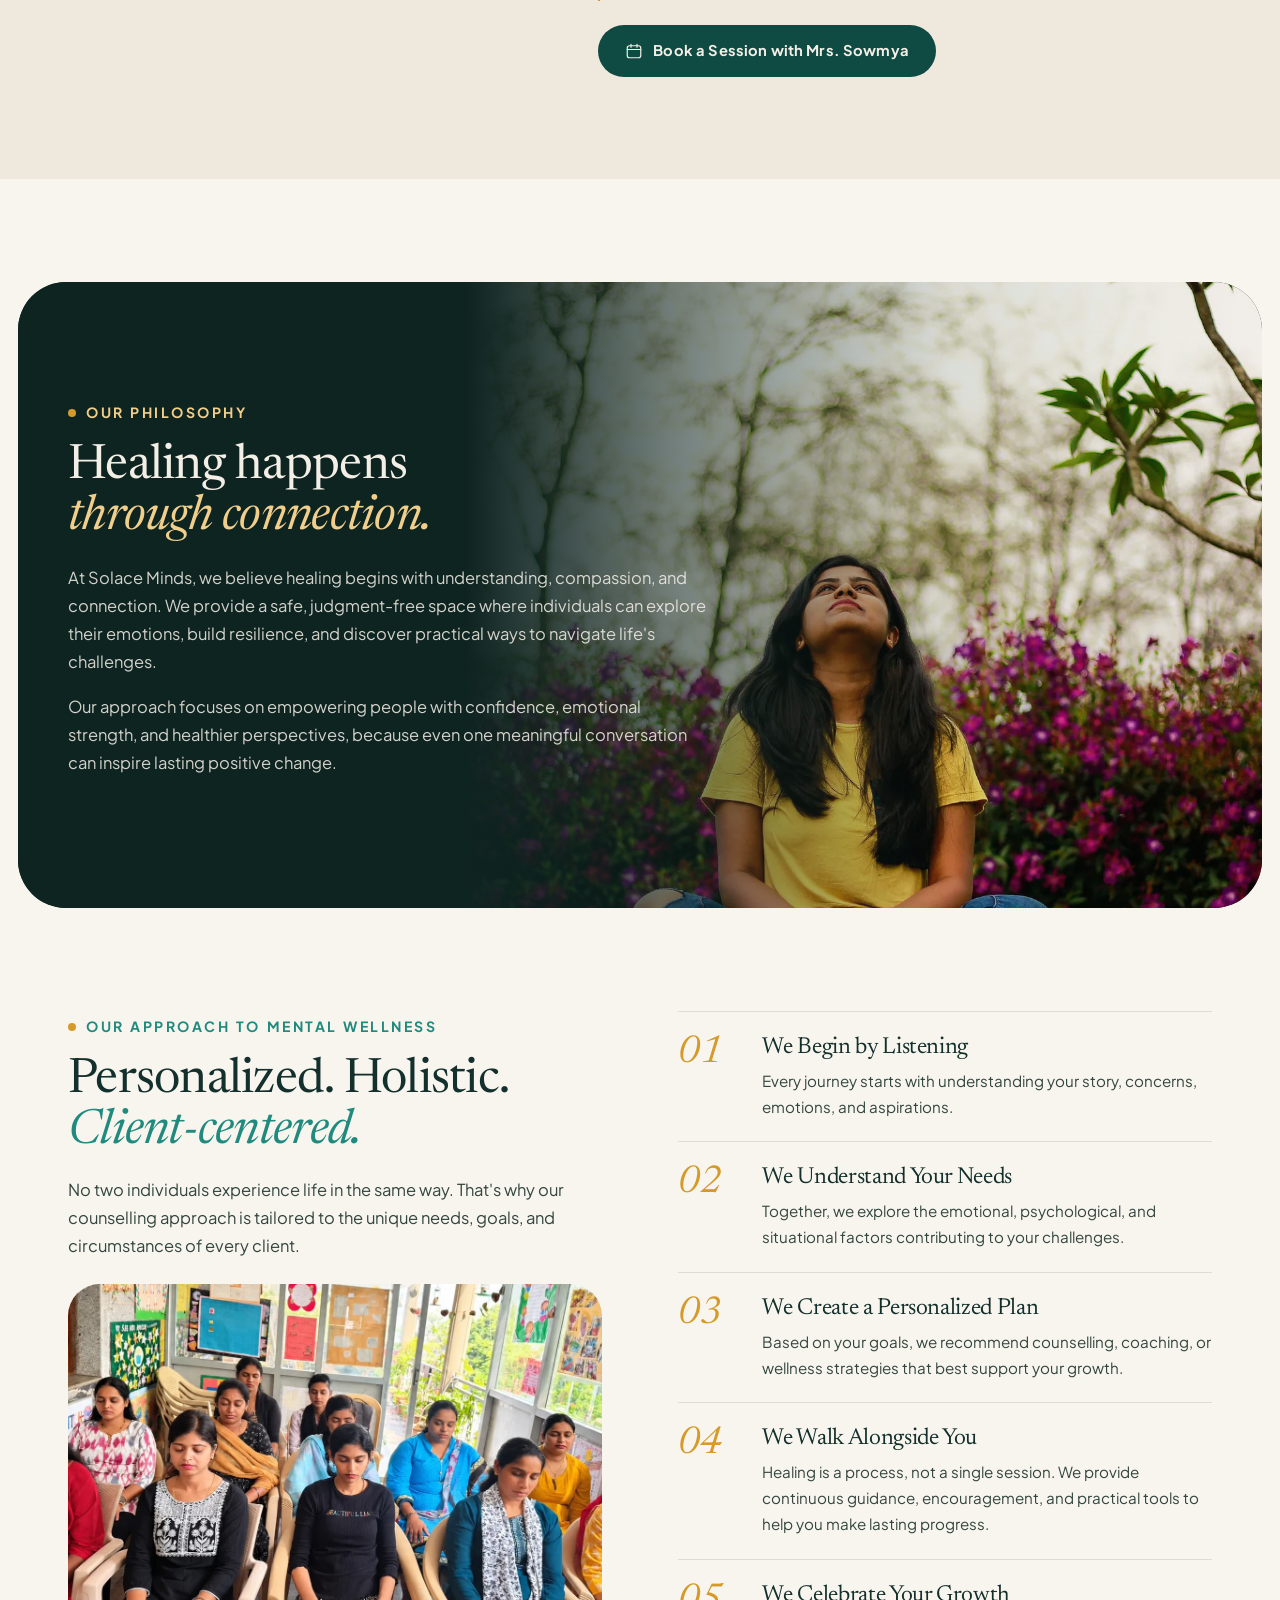
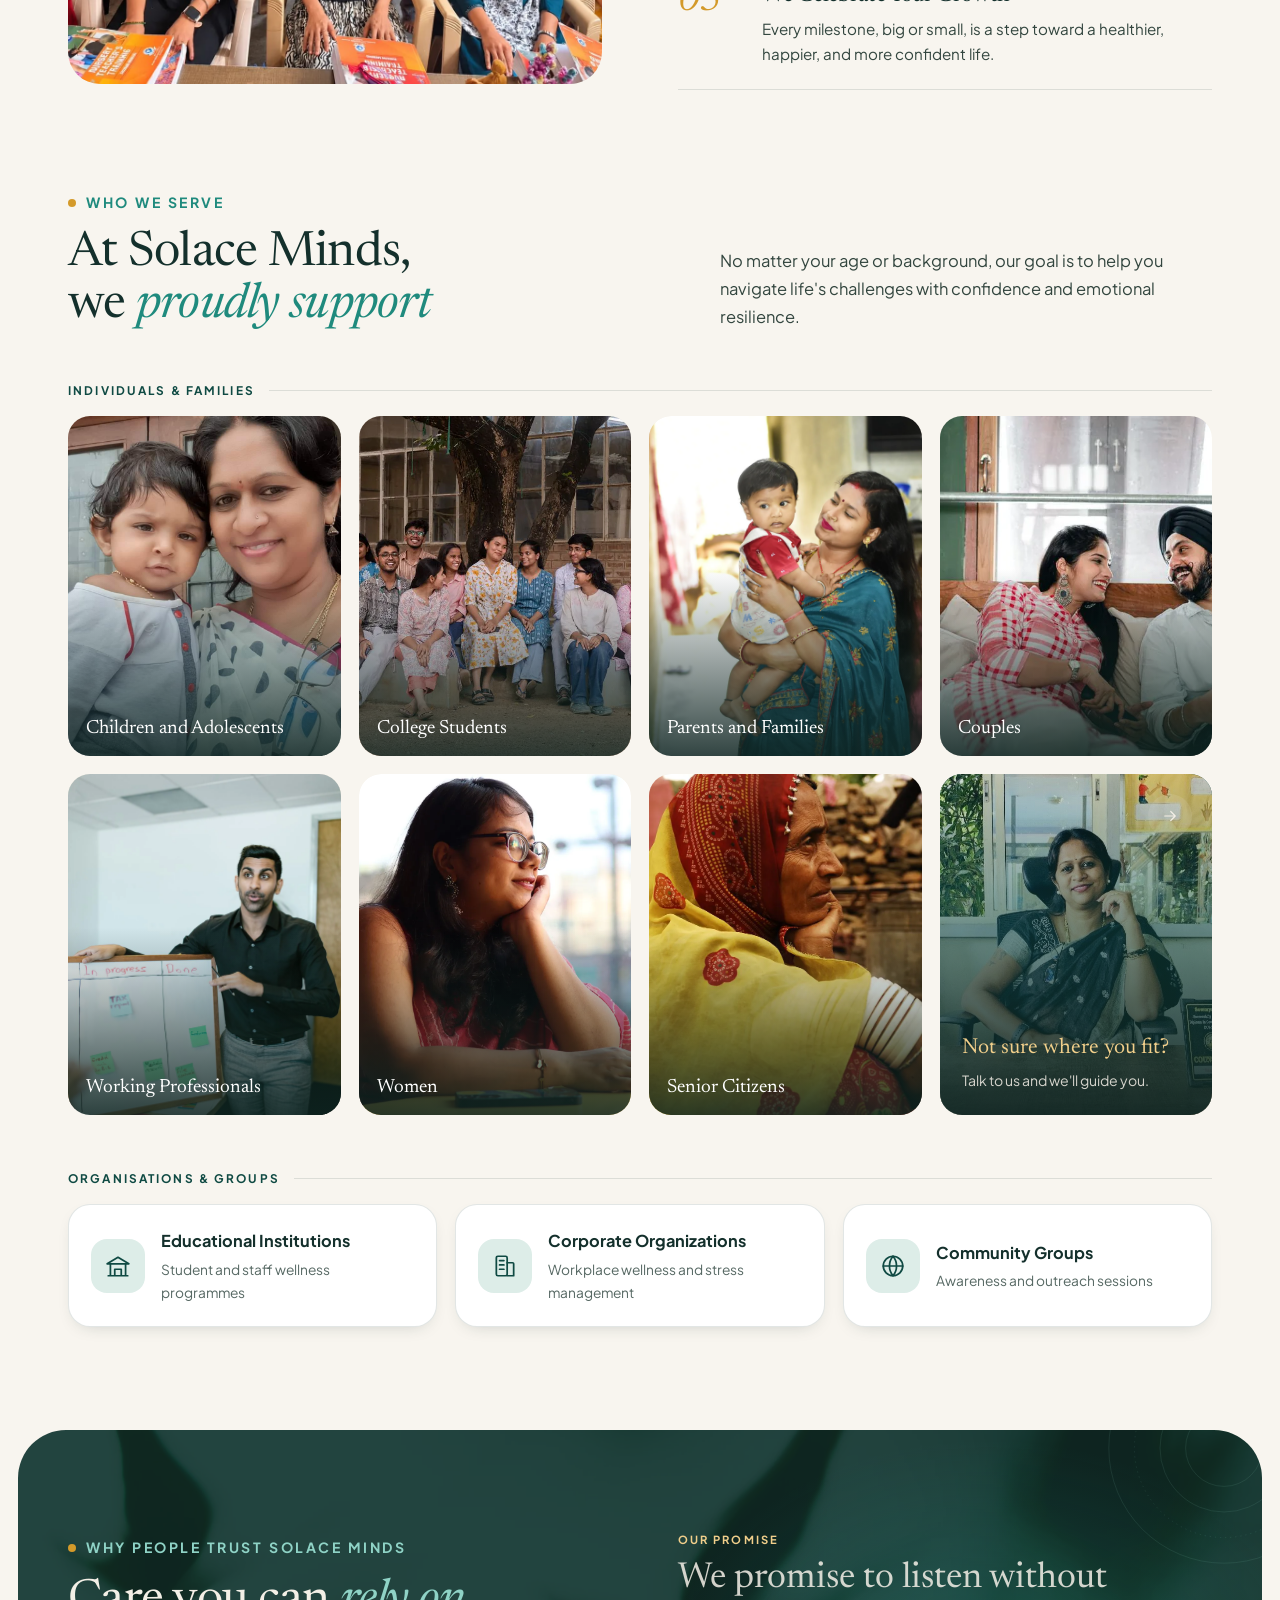
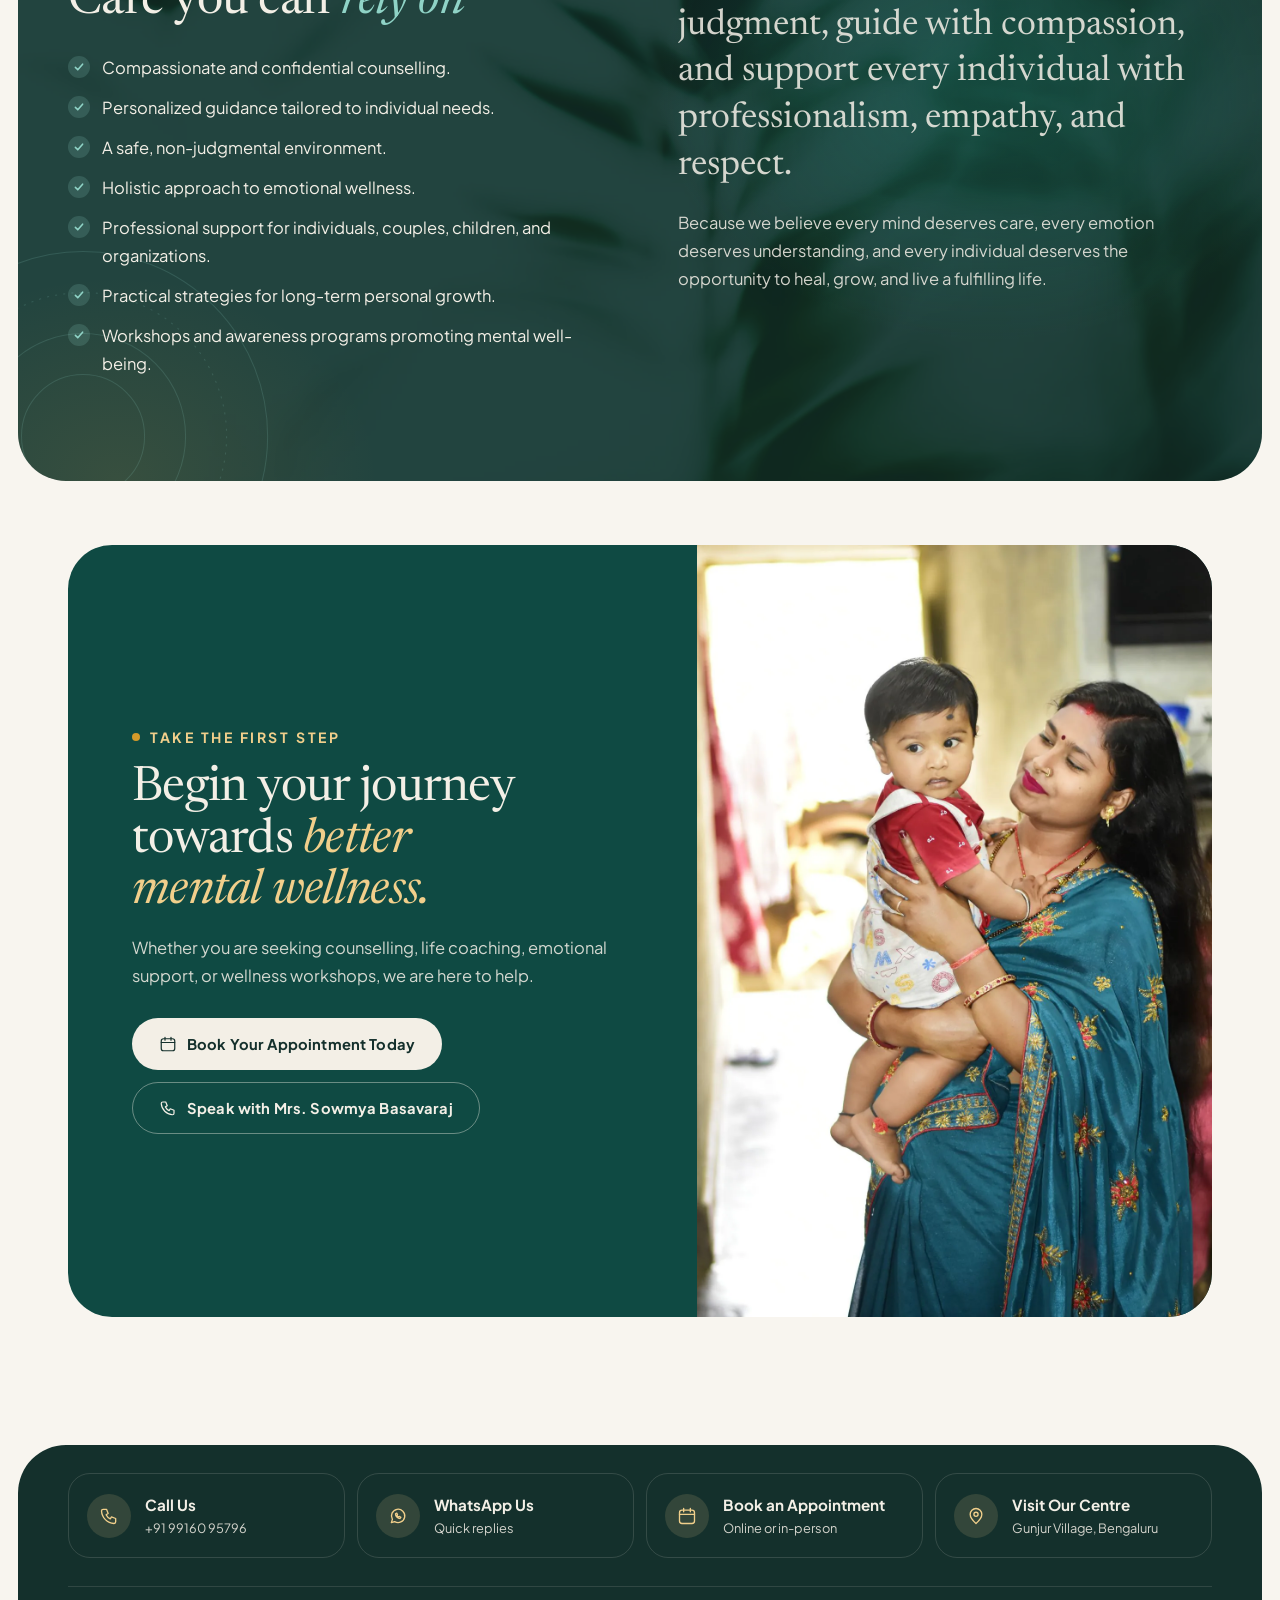
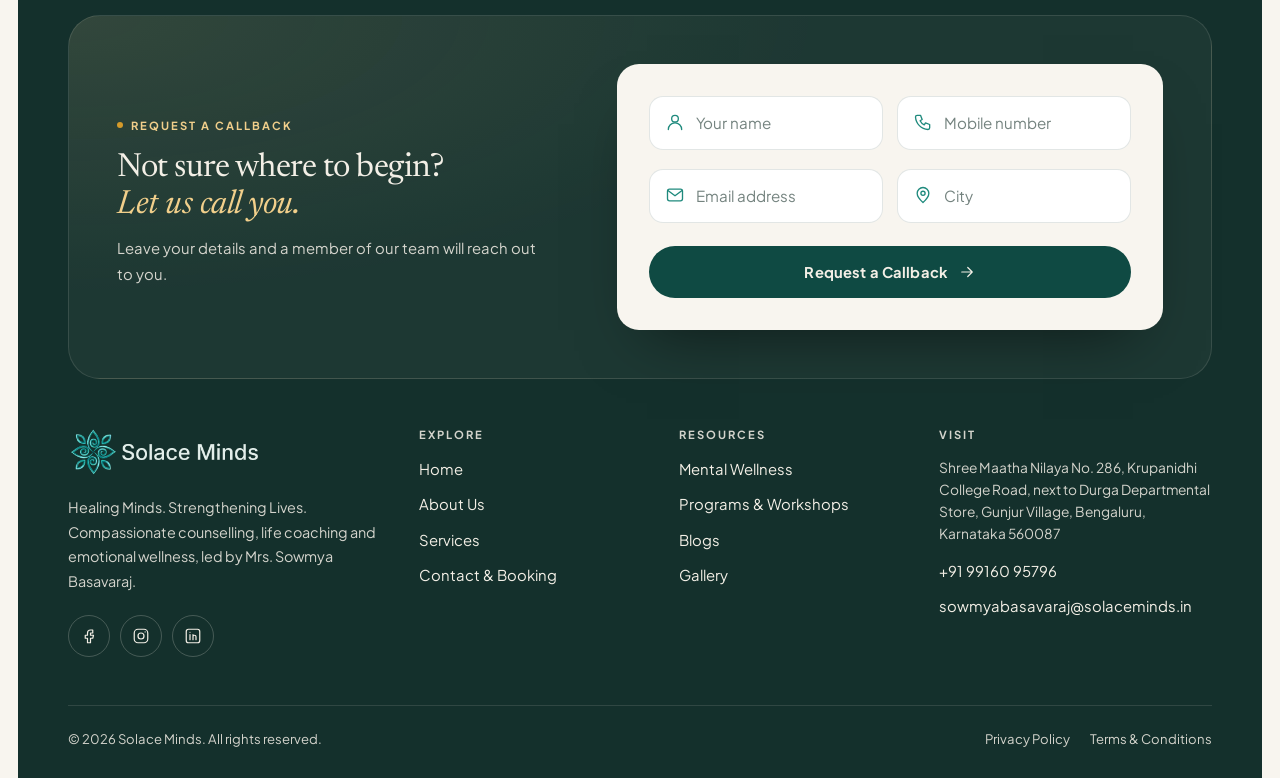
<file: about.html>
<!DOCTYPE html>
<html lang="en-IN">
<head>
<meta charset="utf-8">
<meta name="viewport" content="width=device-width, initial-scale=1, viewport-fit=cover">
<title>About Us | Solace Minds</title>
<meta name="description" content="Our story, mission, vision and values, and the compassionate approach of founder Mrs. Sowmya Basavaraj.">
<meta name="theme-color" content="#14302C">
<meta property="og:type" content="website">
<meta property="og:site_name" content="Solace Minds">
<meta property="og:title" content="About Us | Solace Minds">
<meta property="og:description" content="Our story, mission, vision and values, and the compassionate approach of founder Mrs. Sowmya Basavaraj.">
<meta property="og:image" content="assets/img/solace-minds-og-share.jpg">
<link rel="icon" href="assets/img/favicon.png" type="image/png">
<link rel="apple-touch-icon" href="assets/img/favicon.png">
<link rel="preconnect" href="https://fonts.googleapis.com"><link rel="preconnect" href="https://fonts.gstatic.com" crossorigin><link rel="stylesheet" href="https://fonts.googleapis.com/css2?family=Newsreader:ital,opsz,wght@0,6..72,300..600;1,6..72,300..500&family=Plus+Jakarta+Sans:wght@400;500;600;700;800&display=swap">
<link rel="stylesheet" href="assets/css/style.css">
<script>document.documentElement.classList.add('js')</script>
</head>
<body class="pg-about">
<div data-include="header"></div>
<main id="main">

<section class="p-hero banner">
  <div class="wrap">
    <div class="top">
      <div><span class="eyebrow rv">About Us</span><h1 class="rv d1">Healing begins with <em>understanding.</em></h1></div>
      <p class="lead rv d2">At Solace Minds, we believe that every individual deserves a safe space where they can express their emotions, find clarity, and rediscover their inner strength.</p>
    </div>
    <div class="ph rv-img rv"><img src="assets/img/wellness-meditation.webp" alt="Three generations of an Indian family together in a garden" loading="eager" decoding="async"></div>
  </div>
</section>

<section class="sec pt0 wwa">
  <div class="wrap wwa-grid">
    <div class="wwa-media">
      <div class="ph arch wwa-main rv-img rv"><img src="assets/img/solace-minds-team-celebration.jpg" alt="Mrs. Sowmya Basavaraj smiling with a group of women on a garden bench" loading="lazy" decoding="async" style="object-position:50% 40%"></div>
      <div class="ph wwa-sub rv-img rv d2"><img src="assets/img/solace-minds-group-discussion.jpg" alt="Participants seated in a circle during a group discussion" loading="lazy" decoding="async"></div>
    </div>
    <div class="wwa-copy">
      <span class="eyebrow rv">Who we are</span>
      <h2 class="rv d1" style="margin:16px 0 18px">No one should have to face life's challenges <em>alone.</em></h2>
      <p class="lead rv d1">Mental wellness is not just about overcoming challenges. It is about creating a balanced, meaningful, and fulfilling life.</p>
      <p class="rv d2">Life presents us with moments of uncertainty, emotional struggles, relationship conflicts, stress, anxiety, parenting challenges, and personal setbacks. While these experiences are a natural part of life, no one should have to face them alone.</p>
      <ul class="wwa-list rv d2"><li><svg viewBox="0 0 24 24" fill="none" stroke="currentColor" stroke-width="2" stroke-linecap="round" stroke-linejoin="round" aria-hidden="true"><path d="M5 12.5 10 17l9-10"/></svg>Compassionate counselling</li><li><svg viewBox="0 0 24 24" fill="none" stroke="currentColor" stroke-width="2" stroke-linecap="round" stroke-linejoin="round" aria-hidden="true"><path d="M5 12.5 10 17l9-10"/></svg>Life coaching</li><li><svg viewBox="0 0 24 24" fill="none" stroke="currentColor" stroke-width="2" stroke-linecap="round" stroke-linejoin="round" aria-hidden="true"><path d="M5 12.5 10 17l9-10"/></svg>Emotional support</li><li><svg viewBox="0 0 24 24" fill="none" stroke="currentColor" stroke-width="2" stroke-linecap="round" stroke-linejoin="round" aria-hidden="true"><path d="M5 12.5 10 17l9-10"/></svg>Mental wellness programs</li></ul>
      <p class="rv d3">Every session is guided by empathy, confidentiality, and a genuine commitment to helping people create positive change in their lives &mdash; whether you are seeking guidance for yourself, your child, your family, or your organization.</p>
    </div>
  </div>
</section>

<section class="sec dark rounded-band band-deco" id="story">
  <div class="wrap split">
    <div class="ph arch r-45 rv-img rv"><img src="assets/img/peaceful-group-meditation.jpg" alt="A counsellor in session in a warm, quiet room" loading="lazy" decoding="async"></div>
    <div>
      <span class="eyebrow rv">Our Story</span>
      <h2 class="rv d1" style="margin:16px 0 20px">Supporting every step toward <em>better mental wellness</em></h2>
      <p class="lead rv d2" style="color:var(--on-dark)">Solace Minds was founded with a simple purpose: to create a safe, supportive, and judgment-free space where individuals can heal, grow, and thrive.</p>
      <p class="rv d2">We believe everyone deserves compassionate guidance to navigate life's emotional challenges with confidence.</p>
      <p class="rv d3">Through professional counselling, life coaching, and mental wellness programs, we empower individuals, families, students, and organizations to build emotional resilience, healthier relationships, and lasting well-being.</p>
    </div>
  </div>
</section>

<section class="sec" id="mission">
  <div class="wrap">
    <div class="mv">
      <article class="card rv"><span class="kick">Our Mission</span><h3>Empowering minds through <em>compassionate care</em></h3><p>To provide accessible, ethical, and confidential mental wellness support that promotes emotional well-being, reduces stigma, and equips individuals with practical tools for lifelong resilience and balanced living.</p></article>
      <article class="card dk rv d1"><span class="kick">Our Vision</span><h3>Creating a mentally <em>healthier society</em></h3><p>To build a future where mental wellness is valued as much as physical health, empowering individuals, families, schools, and organizations through trusted counselling, life coaching, and holistic wellness services.</p></article>
    </div>
  </div>
</section>

<section class="sec pt0" id="values">
  <div class="wrap">
    <div class="head"><span class="eyebrow rv">Our Core Values</span><h2 class="rv d1">The principles that guide <em>everything we do</em></h2></div>
    <div class="values"><div class="value rv d0"><span class="vn">01</span><h3>Compassion</h3><p>We listen with empathy, kindness, and understanding, ensuring every individual feels respected and valued.</p></div><div class="value rv d1"><span class="vn">02</span><h3>Confidentiality</h3><p>Trust is the foundation of effective counselling. Every conversation remains private, secure, and confidential.</p></div><div class="value rv d2"><span class="vn">03</span><h3>Integrity</h3><p>We uphold the highest ethical and professional standards in every interaction.</p></div><div class="value rv d0"><span class="vn">04</span><h3>Respect</h3><p>Every individual is unique. We celebrate diversity and honor every person's experiences, beliefs, and perspectives.</p></div><div class="value rv d1"><span class="vn">05</span><h3>Empowerment</h3><p>Our role is to guide, not to judge. We help individuals discover their own strengths and develop the confidence to overcome life's challenges.</p></div><div class="value rv d2"><span class="vn">06</span><h3>Continuous Growth</h3><p>Mental wellness is an ongoing journey. We encourage lifelong learning, emotional growth, and personal development.</p></div></div>
  </div>
</section>

<section class="sec" id="founder" style="background:var(--sand)">
  <div class="wrap founder">
    <div class="portrait rv">
      <div class="frame">
        <img src="assets/img/founder-sowmya-polka.jpg" alt="Mrs. Sowmya Basavaraj" width="960" height="1280" style="object-position:50% 20%">
        <div><div class="mono">SB</div><small>Portrait coming soon</small></div>
      </div>
      <div class="name-tag"><span class="nt-ico" aria-hidden="true"><svg viewBox="0 0 24 24" fill="none" stroke="currentColor" stroke-width="1.6" stroke-linecap="round" stroke-linejoin="round"><path d="M12 21c-4.5-2.2-7-5.6-7-9.6V6l7-3 7 3v5.4c0 4-2.5 7.4-7 9.6Z"/><path d="m9 12 2 2 4-4"/></svg></span><div class="nt-txt"><b>Mrs. Sowmya Basavaraj</b><span class="nt-role">Founder · Solace Minds</span></div></div>
    </div>
    <div>
      <span class="eyebrow rv">Meet Mrs. Sowmya Basavaraj</span>
      <h2 class="rv d1" style="margin-top:16px">Founder &amp; Mental <em>Wellness Professional</em></h2>
      <p class="big-quote rv d2">Every conversation has the power to change a life.</p>
      <p class="lead rv">Mrs. Sowmya Basavaraj founded Solace Minds with a deep passion for helping people navigate life's emotional challenges with confidence, resilience, and hope.</p>
      <p class="rv">Throughout her journey, she has witnessed how stress, anxiety, relationship conflicts, academic pressure, parenting concerns, and emotional struggles can affect individuals and families. These experiences strengthened her belief that everyone deserves access to compassionate guidance and professional emotional support.</p>
      <p class="rv">Her approach combines active listening, empathy, practical problem-solving, and evidence-based counselling techniques to help individuals gain clarity, improve emotional well-being, and achieve personal growth.</p>
      <p class="rv">With every counselling session, workshop, and motivational program, Mrs. Sowmya strives to create a safe and encouraging environment where people feel understood, accepted, and empowered to move forward.</p>
      <p class="quote-line rv">She believes that healing begins when individuals feel heard, and that every step toward seeking help is a courageous step toward a healthier and happier life.</p>
      <div class="ctas rv"><a class="btn btn-primary" href="contact.html#appointment"><svg viewBox="0 0 24 24" fill="none" stroke="currentColor" stroke-width="1.6" stroke-linecap="round" stroke-linejoin="round" aria-hidden="true"><rect x="3" y="5" width="18" height="16" rx="3"/><path d="M3 10h18M8 3v4M16 3v4"/></svg>Book a Session with Mrs. Sowmya</a></div>
    </div>
  </div>
</section>

<section class="photo-band" id="philosophy" style="margin-top:clamp(64px,8vw,112px)">
  <img src="assets/img/solace-minds-self-care-meditation.webp" alt="" loading="lazy" decoding="async">
  <div class="wrap"><div class="inner">
    <span class="eyebrow rv">Our Philosophy</span>
    <h2 class="rv d1" style="margin:16px 0 20px">Healing happens <em>through connection.</em></h2>
    <p class="rv d2">At Solace Minds, we believe healing begins with understanding, compassion, and connection. We provide a safe, judgment-free space where individuals can explore their emotions, build resilience, and discover practical ways to navigate life's challenges.</p>
    <p class="rv d3">Our approach focuses on empowering people with confidence, emotional strength, and healthier perspectives, because even one meaningful conversation can inspire lasting positive change.</p>
  </div></div>
</section>

<section class="sec" id="approach">
  <div class="wrap split top">
    <div class="sticky-col">
      <span class="eyebrow rv">Our Approach to Mental Wellness</span>
      <h2 class="rv d1" style="margin:16px 0 18px">Personalized. Holistic. <em>Client-centered.</em></h2>
      <p class="rv d2">No two individuals experience life in the same way. That's why our counselling approach is tailored to the unique needs, goals, and circumstances of every client.</p>
      <div class="ph r-43 rv-img rv d2" style="margin-top:24px"><img src="assets/img/sunlit-nursery-teacher-training.jpg" alt="A couple in a counselling session together" loading="lazy" decoding="async"></div>
    </div>
    <ol class="timeline"><li class="rv"><span class="tn">01</span><div><h3>We Begin by Listening</h3><p>Every journey starts with understanding your story, concerns, emotions, and aspirations.</p></div></li><li class="rv"><span class="tn">02</span><div><h3>We Understand Your Needs</h3><p>Together, we explore the emotional, psychological, and situational factors contributing to your challenges.</p></div></li><li class="rv"><span class="tn">03</span><div><h3>We Create a Personalized Plan</h3><p>Based on your goals, we recommend counselling, coaching, or wellness strategies that best support your growth.</p></div></li><li class="rv"><span class="tn">04</span><div><h3>We Walk Alongside You</h3><p>Healing is a process, not a single session. We provide continuous guidance, encouragement, and practical tools to help you make lasting progress.</p></div></li><li class="rv"><span class="tn">05</span><div><h3>We Celebrate Your Growth</h3><p>Every milestone, big or small, is a step toward a healthier, happier, and more confident life.</p></div></li></ol>
  </div>
</section>

<section class="sec pt0" id="who">
  <div class="wrap">
    <div class="head-split"><div class="head" style="margin:0"><span class="eyebrow rv">Who We Serve</span><h2 class="rv d1">At Solace Minds, we <em>proudly support</em></h2></div><p class="rv d2">No matter your age or background, our goal is to help you navigate life's challenges with confidence and emotional resilience.</p></div>
    <h3 class="ws-label rv">Individuals &amp; families</h3>
    <ul class="ws-grid"><li class="ws-tile rv d0"><img src="assets/img/kids-counselling.jpg" alt="" loading="lazy" decoding="async" style="object-position:50% 30%"><span>Children and Adolescents</span></li><li class="ws-tile rv d1"><img src="assets/img/solace-minds-college-students-wellness.webp" alt="" loading="lazy" decoding="async" style="object-position:50% 40%"><span>College Students</span></li><li class="ws-tile rv d2"><img src="assets/img/solace-minds-mother-and-child-bonding.webp" alt="" loading="lazy" decoding="async" style="object-position:50% 25%"><span>Parents and Families</span></li><li class="ws-tile rv d3"><img src="assets/img/solace-minds-marital-counselling.webp" alt="" loading="lazy" decoding="async" style="object-position:50% 40%"><span>Couples</span></li><li class="ws-tile rv d0"><img src="assets/img/solace-minds-corporate-training-session.webp" alt="" loading="lazy" decoding="async" style="object-position:70% 25%"><span>Working Professionals</span></li><li class="ws-tile rv d1"><img src="assets/img/solace-minds-emotional-wellness.webp" alt="" loading="lazy" decoding="async" style="object-position:45% 35%"><span>Women</span></li><li class="ws-tile rv d2"><img src="assets/img/solace-minds-senior-citizen-wellness.webp" alt="" loading="lazy" decoding="async" style="object-position:50% 30%"><span>Senior Citizens</span></li><li class="ws-tile ws-cta rv d3"><img src="assets/img/solace-minds-counsellor-whatsapp-help.jpg" alt="" loading="lazy" decoding="async" style="object-position:50% 25%"><a href="contact.html#appointment"><b>Not sure where you fit?</b><small>Talk to us and we'll guide you.</small><i><svg viewBox="0 0 24 24" fill="none" stroke="currentColor" stroke-width="1.6" stroke-linecap="round" stroke-linejoin="round" aria-hidden="true"><path d="M5 12h14M13 6l6 6-6 6"/></svg></i></a></li></ul>
    <h3 class="ws-label rv">Organisations &amp; groups</h3>
    <ul class="ws-orgs"><li class="ws-org rv d0"><span class="ws-ico"><svg viewBox="0 0 24 24" fill="none" stroke="currentColor" stroke-width="1.6" stroke-linecap="round" stroke-linejoin="round" aria-hidden="true"><path d="M3 21h18M5 21V10M19 21V10M9 21v-6h6v6"/><path d="M2 10l10-6 10 6Z"/></svg></span><div><b>Educational Institutions</b><small>Student and staff wellness programmes</small></div></li><li class="ws-org rv d1"><span class="ws-ico"><svg viewBox="0 0 24 24" fill="none" stroke="currentColor" stroke-width="1.6" stroke-linecap="round" stroke-linejoin="round" aria-hidden="true"><rect x="4" y="3" width="10" height="18" rx="1.5"/><path d="M14 9h5a1 1 0 0 1 1 1v11H14M7 7h4M7 11h4M7 15h4"/></svg></span><div><b>Corporate Organizations</b><small>Workplace wellness and stress management</small></div></li><li class="ws-org rv d2"><span class="ws-ico"><svg viewBox="0 0 24 24" fill="none" stroke="currentColor" stroke-width="1.6" stroke-linecap="round" stroke-linejoin="round" aria-hidden="true"><circle cx="12" cy="12" r="9"/><path d="M3 12h18M12 3a14 14 0 0 1 0 18M12 3a14 14 0 0 0 0 18"/></svg></span><div><b>Community Groups</b><small>Awareness and outreach sessions</small></div></li></ul>
  </div>
</section>

<section class="sec dark rounded-band band-deco" id="trust">
  <div class="wrap split top">
    <div>
      <span class="eyebrow rv">Why People Trust Solace Minds</span>
      <h2 class="rv d1" style="margin:16px 0 26px">Care you can <em>rely on</em></h2>
      <ul class="ticks rv d2"><li>Compassionate and confidential counselling.</li><li>Personalized guidance tailored to individual needs.</li><li>A safe, non-judgmental environment.</li><li>Holistic approach to emotional wellness.</li><li>Professional support for individuals, couples, children, and organizations.</li><li>Practical strategies for long-term personal growth.</li><li>Workshops and awareness programs promoting mental well-being.</li></ul>
    </div>
    <div class="rv d2">
      <span class="kick" style="color:#F1CF8B">Our Promise</span>
      <p class="promise">We promise to listen without judgment, guide with compassion, and support every individual with professionalism, empathy, and respect.</p>
      <p>Because we believe every mind deserves care, every emotion deserves understanding, and every individual deserves the opportunity to heal, grow, and live a fulfilling life.</p>
    </div>
  </div>
</section>

<section class="sec-sm"><div class="wrap"><div class="cta-panel rv">
  <div class="in"><span class="eyebrow" style="color:#F1CF8B">Take the first step</span><h2>Begin your journey towards <em>better mental wellness.</em></h2><p>Whether you are seeking counselling, life coaching, emotional support, or wellness workshops, we are here to help.</p><div class="ctas"><a class="btn btn-light" href="contact.html#appointment"><svg viewBox="0 0 24 24" fill="none" stroke="currentColor" stroke-width="1.6" stroke-linecap="round" stroke-linejoin="round" aria-hidden="true"><rect x="3" y="5" width="18" height="16" rx="3"/><path d="M3 10h18M8 3v4M16 3v4"/></svg>Book Your Appointment Today</a><a class="btn btn-line-light" href="tel:+919916095796"><svg viewBox="0 0 24 24" fill="none" stroke="currentColor" stroke-width="1.6" stroke-linecap="round" stroke-linejoin="round" aria-hidden="true"><path d="M5 4h4l2 5-2.5 1.5a11 11 0 0 0 5 5L15 13l5 2v4a2 2 0 0 1-2 2A16 16 0 0 1 3 6a2 2 0 0 1 2-2Z"/></svg>Speak with Mrs. Sowmya Basavaraj</a></div></div>
  <div class="ph"><img src="assets/img/solace-minds-mother-and-child-bonding.webp" alt="An Indian mother lovingly holding her child" loading="lazy" decoding="async"></div>
</div></div></section>
</main>
<div data-include="footer"></div>
<script src="assets/js/main.js"></script>
</body>
</html>
</file>
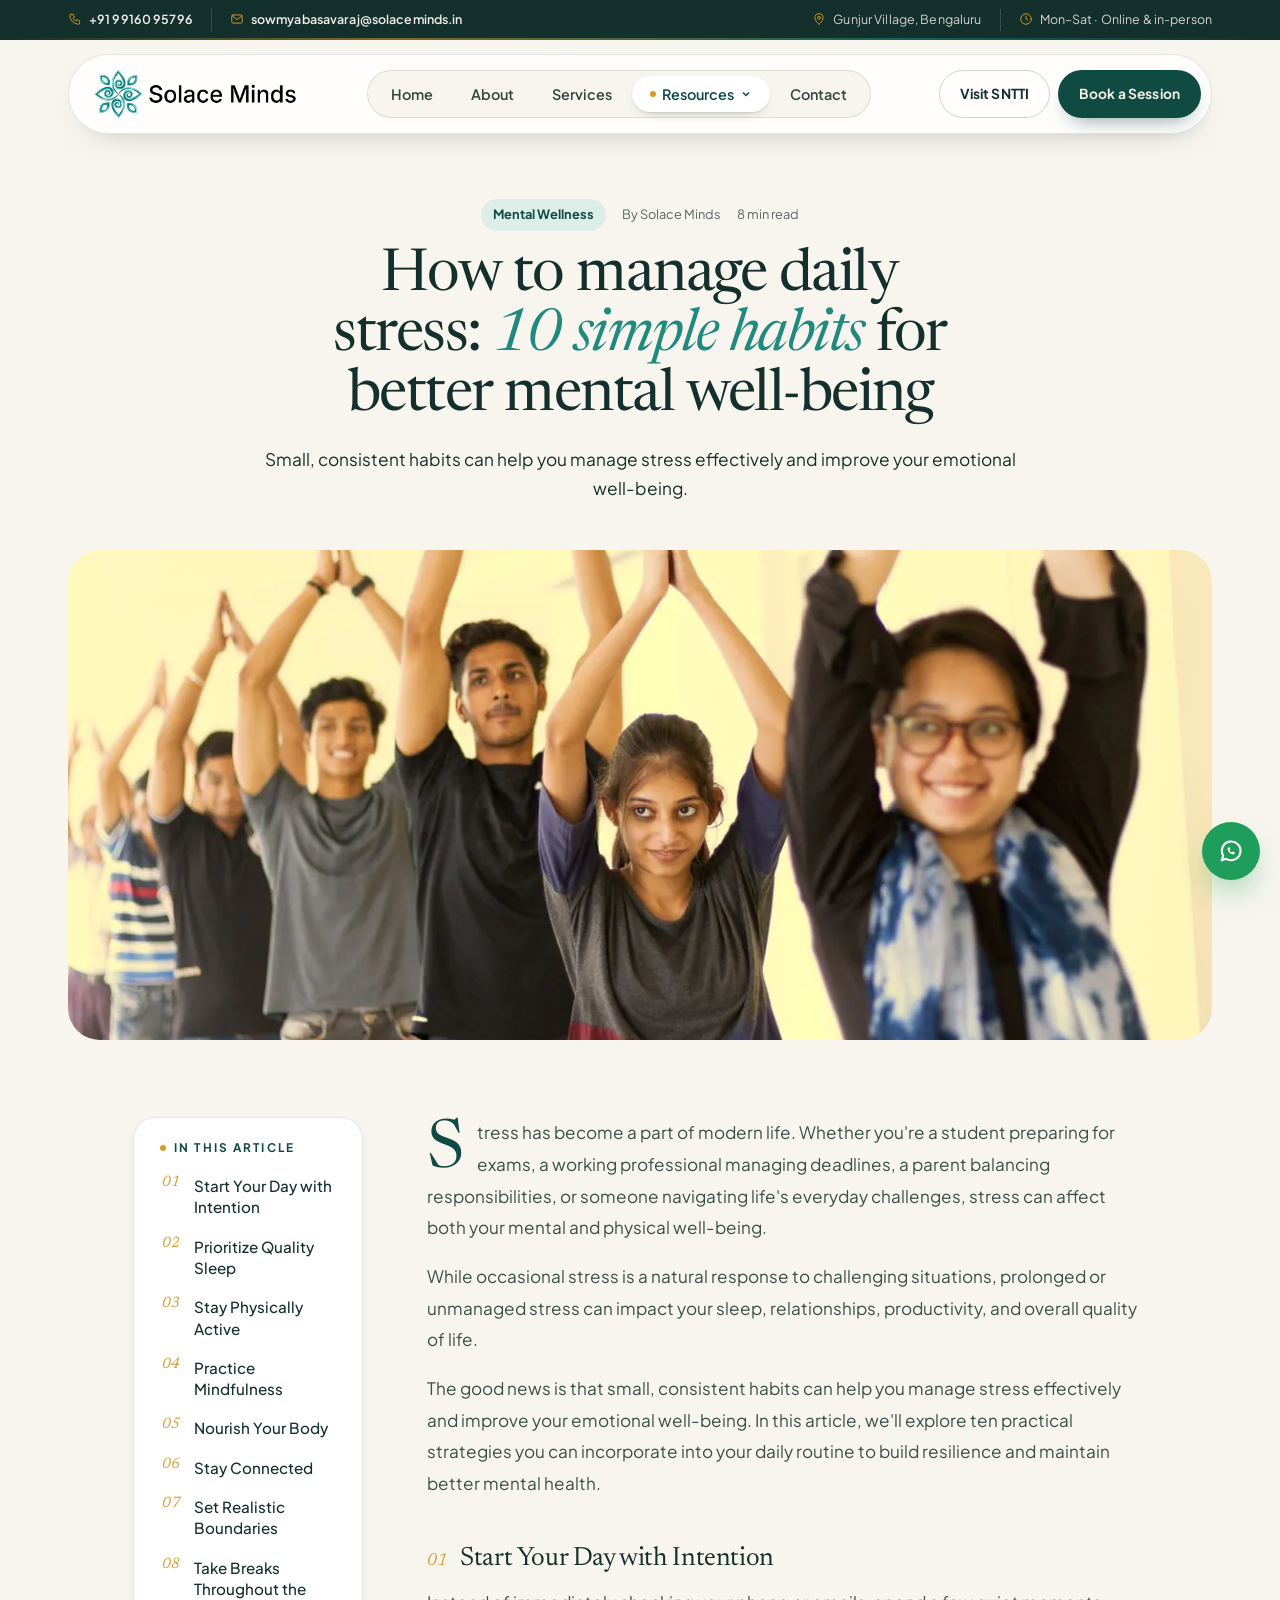
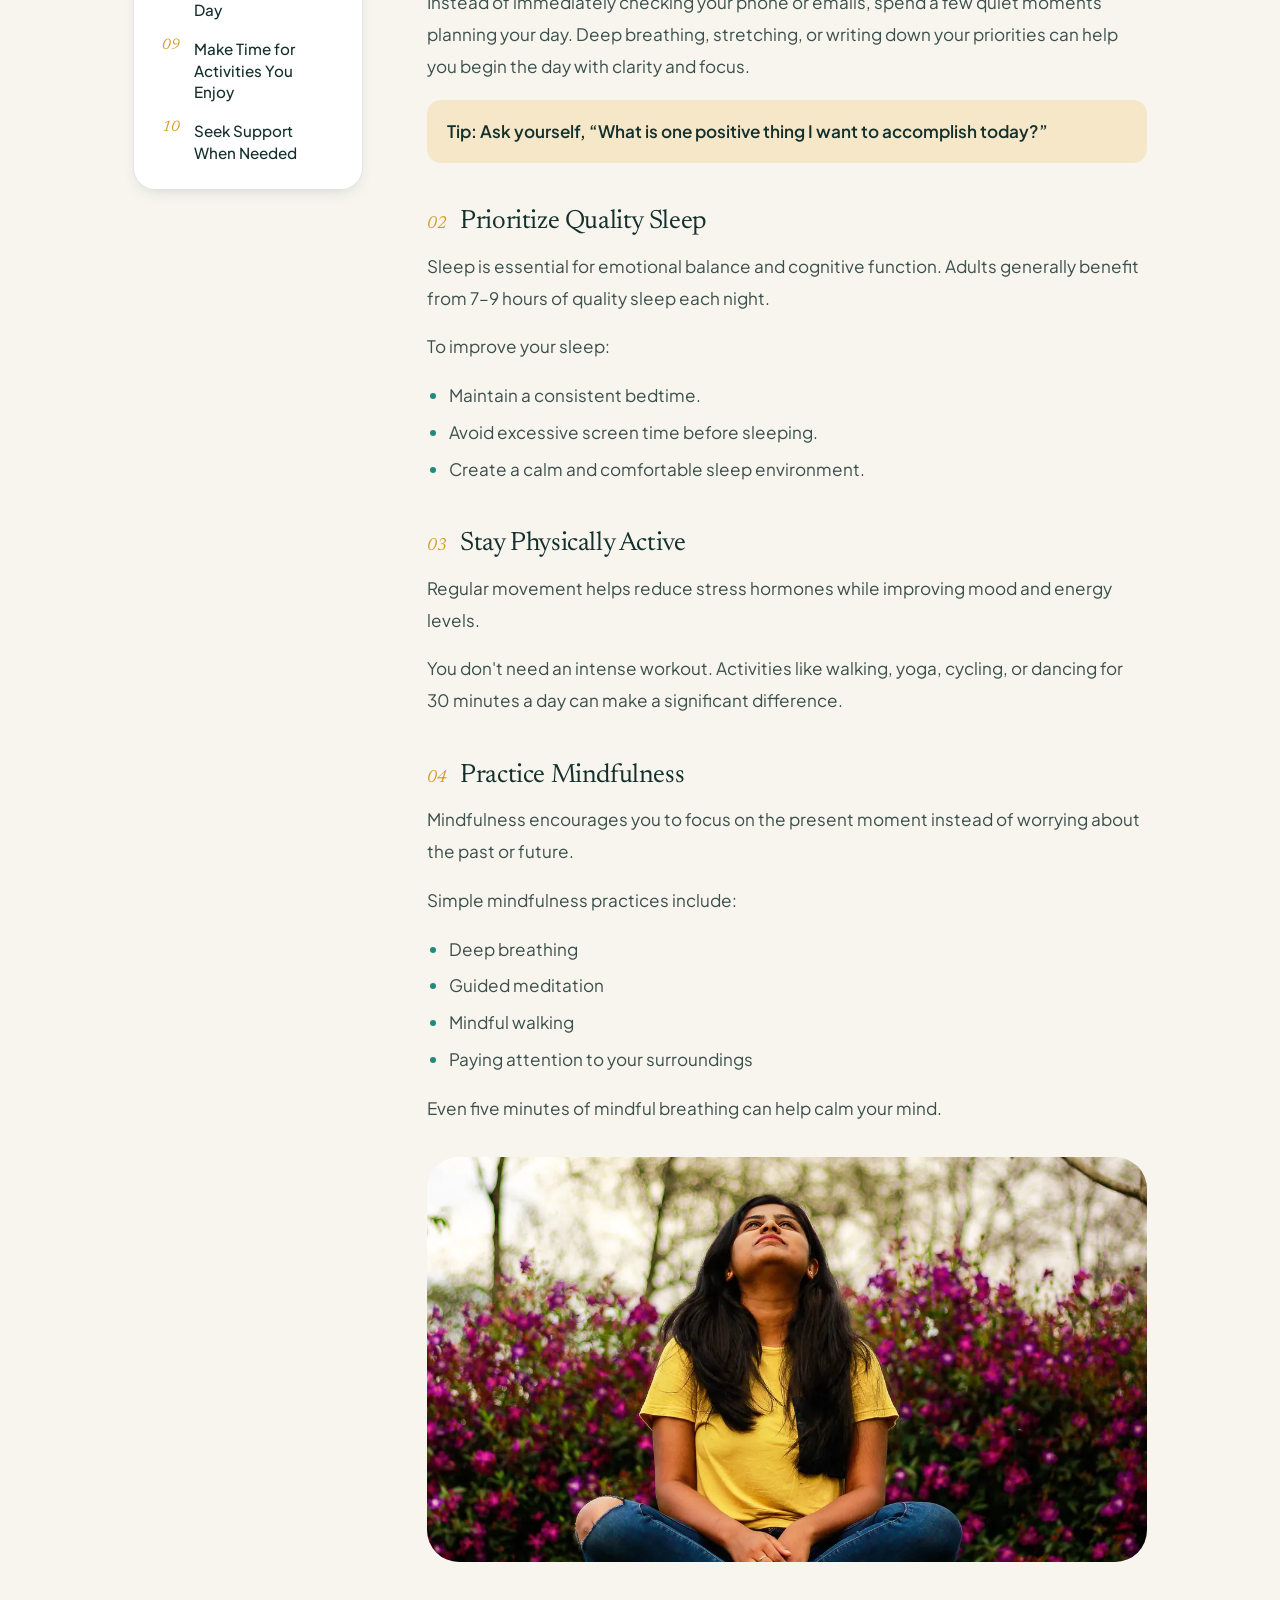
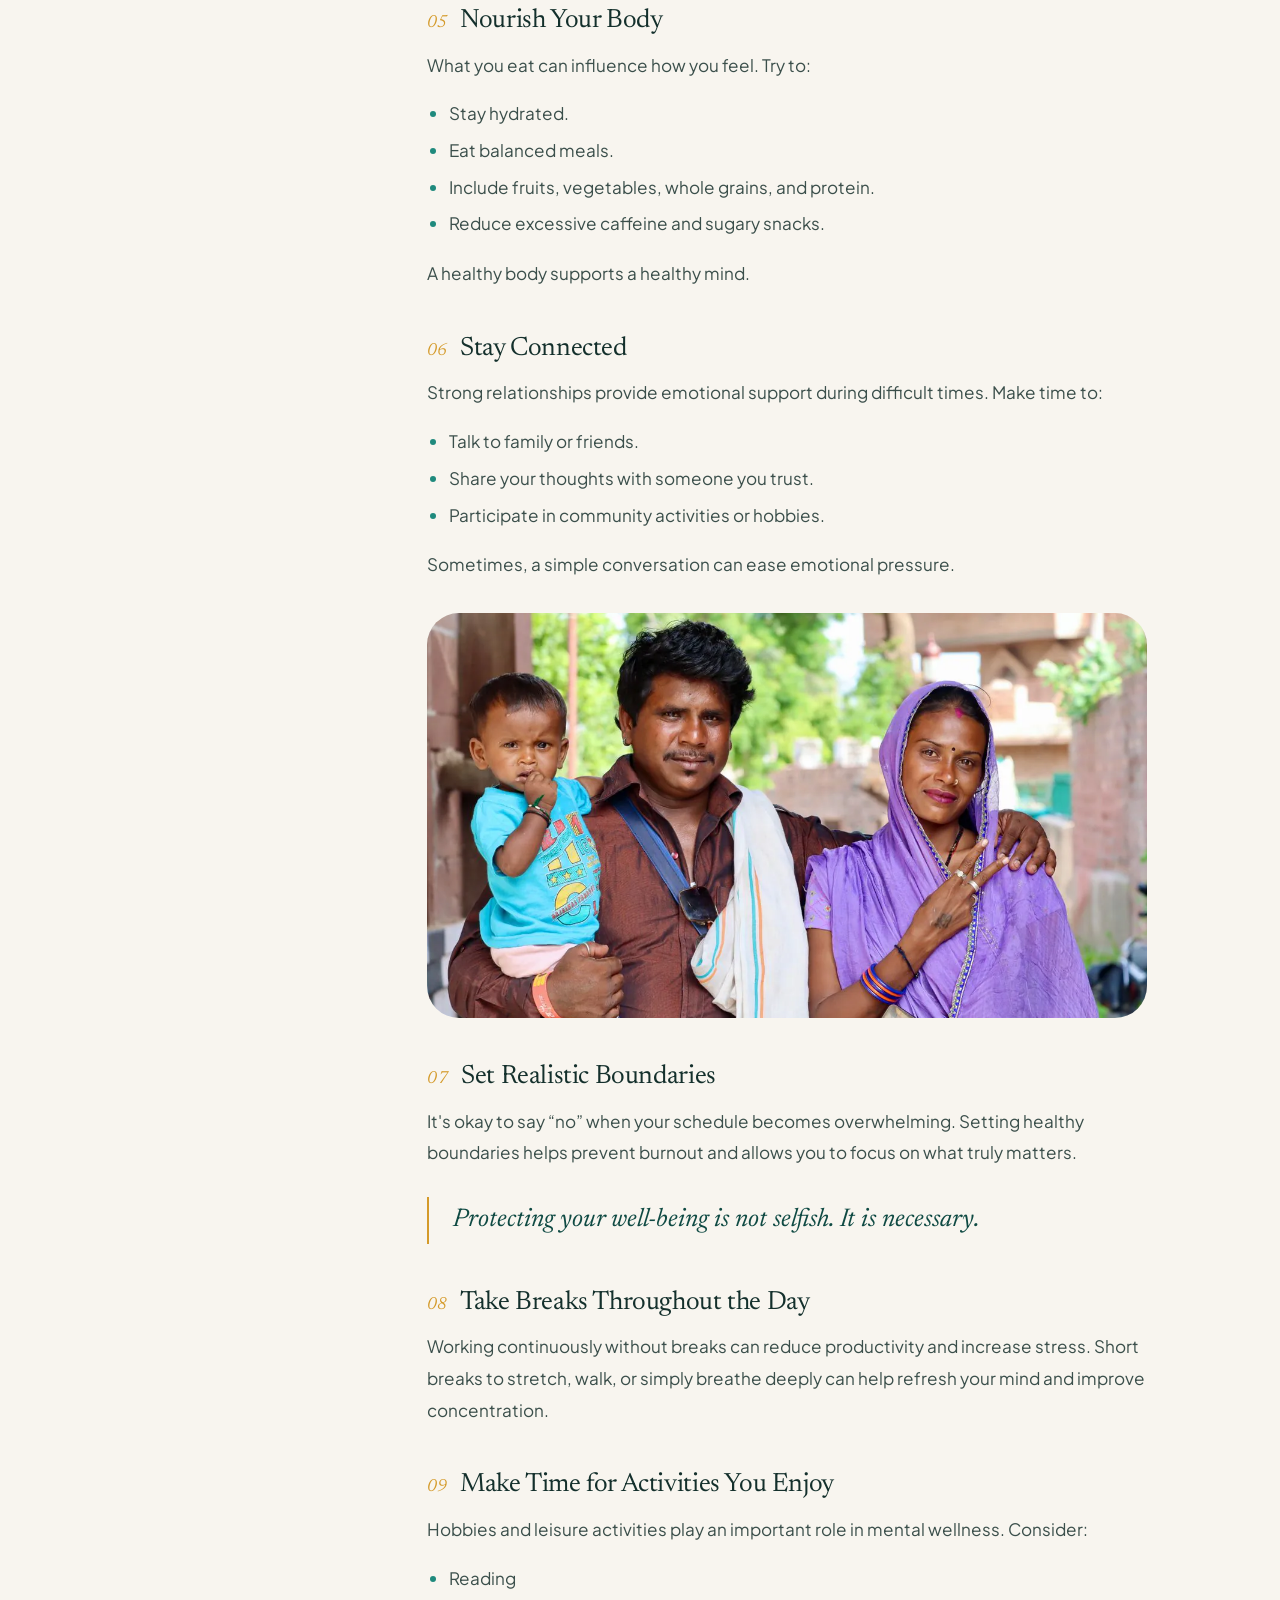
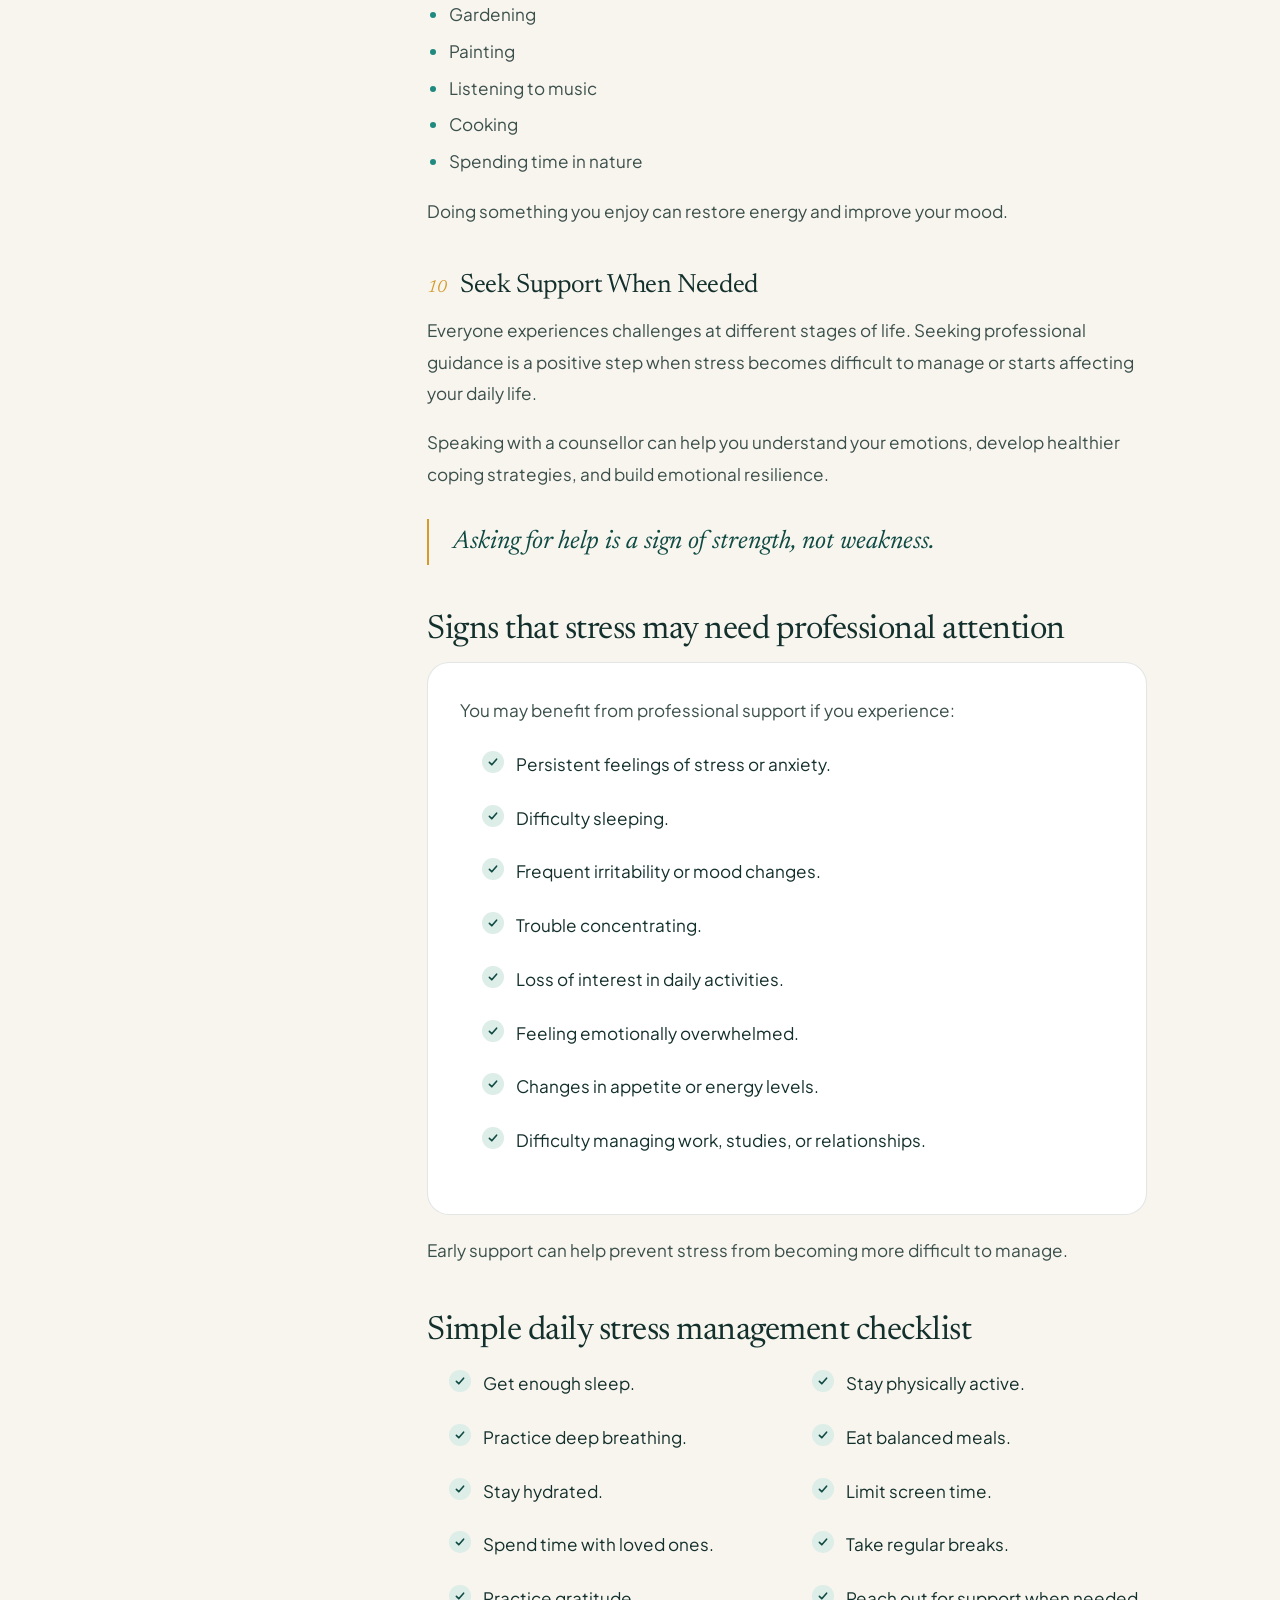
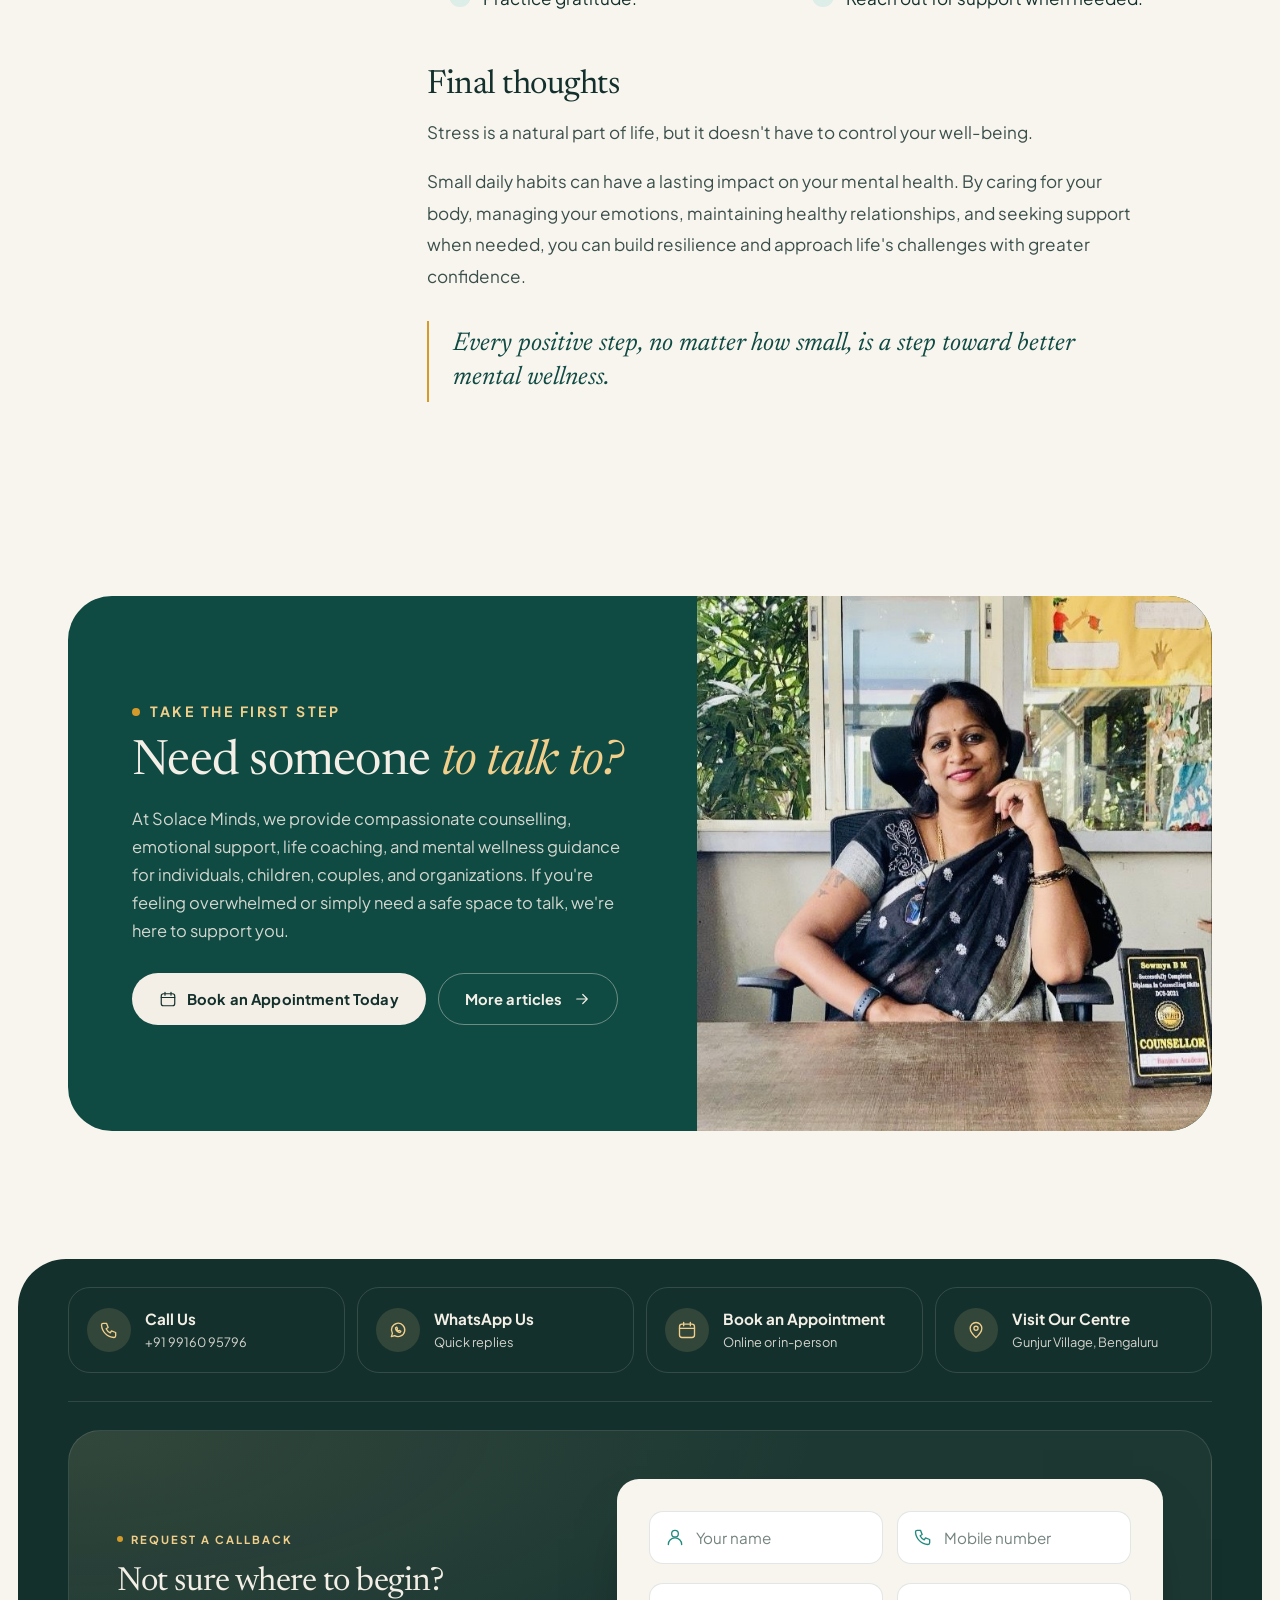
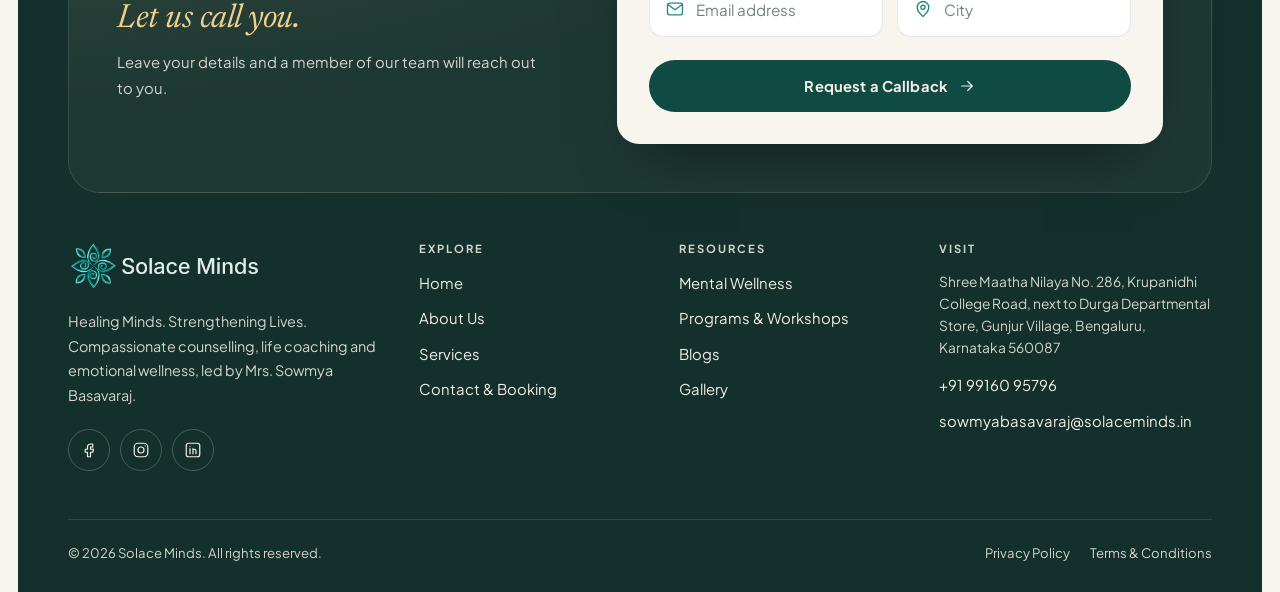
<file: blog-manage-daily-stress.html>
<!DOCTYPE html>
<html lang="en-IN">
<head>
<meta charset="utf-8">
<meta name="viewport" content="width=device-width, initial-scale=1, viewport-fit=cover">
<title>How to Manage Daily Stress: 10 Simple Habits | Solace Minds</title>
<meta name="description" content="Ten practical daily habits to manage stress and build better mental well-being.">
<meta name="theme-color" content="#14302C">
<meta property="og:type" content="website">
<meta property="og:site_name" content="Solace Minds">
<meta property="og:title" content="How to Manage Daily Stress: 10 Simple Habits | Solace Minds">
<meta property="og:description" content="Ten practical daily habits to manage stress and build better mental well-being.">
<meta property="og:image" content="assets/img/solace-minds-og-share.jpg">
<link rel="icon" href="assets/img/favicon.png" type="image/png">
<link rel="apple-touch-icon" href="assets/img/favicon.png">
<link rel="preconnect" href="https://fonts.googleapis.com"><link rel="preconnect" href="https://fonts.gstatic.com" crossorigin><link rel="stylesheet" href="https://fonts.googleapis.com/css2?family=Newsreader:ital,opsz,wght@0,6..72,300..600;1,6..72,300..500&family=Plus+Jakarta+Sans:wght@400;500;600;700;800&display=swap">
<link rel="stylesheet" href="assets/css/style.css">
<script>document.documentElement.classList.add('js')</script>
</head>
<body class="pg-post">
<div data-include="header"></div>
<main id="main">

<section class="p-hero">
  <div class="wrap">
    <div class="article-head">
      <div class="meta rv"><span class="cat">Mental Wellness</span><span>By Solace Minds</span><span>8 min read</span></div>
      <h1 class="rv d1">How to manage daily stress: <em>10 simple habits</em> for better mental well-being</h1>
      <p class="lead rv d2" style="max-width:60ch;margin-inline:auto">Small, consistent habits can help you manage stress effectively and improve your emotional well-being.</p>
    </div>
    <div class="ph article-cover rv-img rv"><img src="assets/img/solace-minds-group-yoga-wellness.webp" alt="A woman meditating on the beach in Chennai" loading="eager" decoding="async"></div>
  </div>
</section>
<section class="sec pt0">
  <div class="wrap article-wrap">
    <aside class="toc" aria-label="In this article"><h4>In this article</h4><ol><li><a href="#h1">Start Your Day with Intention</a></li><li><a href="#h2">Prioritize Quality Sleep</a></li><li><a href="#h3">Stay Physically Active</a></li><li><a href="#h4">Practice Mindfulness</a></li><li><a href="#h5">Nourish Your Body</a></li><li><a href="#h6">Stay Connected</a></li><li><a href="#h7">Set Realistic Boundaries</a></li><li><a href="#h8">Take Breaks Throughout the Day</a></li><li><a href="#h9">Make Time for Activities You Enjoy</a></li><li><a href="#h10">Seek Support When Needed</a></li></ol></aside>
    <article class="prose">
      <p>Stress has become a part of modern life. Whether you're a student preparing for exams, a working professional managing deadlines, a parent balancing responsibilities, or someone navigating life's everyday challenges, stress can affect both your mental and physical well-being.</p>
      <p>While occasional stress is a natural response to challenging situations, prolonged or unmanaged stress can impact your sleep, relationships, productivity, and overall quality of life.</p>
      <p>The good news is that small, consistent habits can help you manage stress effectively and improve your emotional well-being. In this article, we'll explore ten practical strategies you can incorporate into your daily routine to build resilience and maintain better mental health.</p>
      <h3 id="h1"><span class="n">01</span>Start Your Day with Intention</h3><p>Instead of immediately checking your phone or emails, spend a few quiet moments planning your day. Deep breathing, stretching, or writing down your priorities can help you begin the day with clarity and focus.</p><p class="tip">Tip: Ask yourself, “What is one positive thing I want to accomplish today?”</p><h3 id="h2"><span class="n">02</span>Prioritize Quality Sleep</h3><p>Sleep is essential for emotional balance and cognitive function. Adults generally benefit from 7–9 hours of quality sleep each night.</p><p>To improve your sleep:</p><ul><li>Maintain a consistent bedtime.</li><li>Avoid excessive screen time before sleeping.</li><li>Create a calm and comfortable sleep environment.</li></ul><h3 id="h3"><span class="n">03</span>Stay Physically Active</h3><p>Regular movement helps reduce stress hormones while improving mood and energy levels.</p><p>You don't need an intense workout. Activities like walking, yoga, cycling, or dancing for 30 minutes a day can make a significant difference.</p><h3 id="h4"><span class="n">04</span>Practice Mindfulness</h3><p>Mindfulness encourages you to focus on the present moment instead of worrying about the past or future.</p><p>Simple mindfulness practices include:</p><ul><li>Deep breathing</li><li>Guided meditation</li><li>Mindful walking</li><li>Paying attention to your surroundings</li></ul><p>Even five minutes of mindful breathing can help calm your mind.</p><figure><div class="ph"><img src="assets/img/solace-minds-self-care-meditation.webp" alt="A young woman meditating in a garden in Munnar" loading="lazy" decoding="async"></div></figure><h3 id="h5"><span class="n">05</span>Nourish Your Body</h3><p>What you eat can influence how you feel. Try to:</p><ul><li>Stay hydrated.</li><li>Eat balanced meals.</li><li>Include fruits, vegetables, whole grains, and protein.</li><li>Reduce excessive caffeine and sugary snacks.</li></ul><p>A healthy body supports a healthy mind.</p><h3 id="h6"><span class="n">06</span>Stay Connected</h3><p>Strong relationships provide emotional support during difficult times. Make time to:</p><ul><li>Talk to family or friends.</li><li>Share your thoughts with someone you trust.</li><li>Participate in community activities or hobbies.</li></ul><p>Sometimes, a simple conversation can ease emotional pressure.</p><figure><div class="ph"><img src="assets/img/solace-minds-happy-family.webp" alt="A cheerful Indian family embracing outdoors" loading="lazy" decoding="async"></div></figure><h3 id="h7"><span class="n">07</span>Set Realistic Boundaries</h3><p>It's okay to say “no” when your schedule becomes overwhelming. Setting healthy boundaries helps prevent burnout and allows you to focus on what truly matters.</p><blockquote>Protecting your well-being is not selfish. It is necessary.</blockquote><h3 id="h8"><span class="n">08</span>Take Breaks Throughout the Day</h3><p>Working continuously without breaks can reduce productivity and increase stress. Short breaks to stretch, walk, or simply breathe deeply can help refresh your mind and improve concentration.</p><h3 id="h9"><span class="n">09</span>Make Time for Activities You Enjoy</h3><p>Hobbies and leisure activities play an important role in mental wellness. Consider:</p><ul><li>Reading</li><li>Gardening</li><li>Painting</li><li>Listening to music</li><li>Cooking</li><li>Spending time in nature</li></ul><p>Doing something you enjoy can restore energy and improve your mood.</p><h3 id="h10"><span class="n">10</span>Seek Support When Needed</h3><p>Everyone experiences challenges at different stages of life. Seeking professional guidance is a positive step when stress becomes difficult to manage or starts affecting your daily life.</p><p>Speaking with a counsellor can help you understand your emotions, develop healthier coping strategies, and build emotional resilience.</p><blockquote>Asking for help is a sign of strength, not weakness.</blockquote>
      <h2>Signs that stress may need professional attention</h2>
      <div class="signs"><p style="margin-top:0">You may benefit from professional support if you experience:</p><ul class="ticks"><li>Persistent feelings of stress or anxiety.</li><li>Difficulty sleeping.</li><li>Frequent irritability or mood changes.</li><li>Trouble concentrating.</li><li>Loss of interest in daily activities.</li><li>Feeling emotionally overwhelmed.</li><li>Changes in appetite or energy levels.</li><li>Difficulty managing work, studies, or relationships.</li></ul></div>
      <p>Early support can help prevent stress from becoming more difficult to manage.</p>
      <h2>Simple daily stress management checklist</h2>
      <ul class="ticks two"><li>Get enough sleep.</li><li>Stay physically active.</li><li>Practice deep breathing.</li><li>Eat balanced meals.</li><li>Stay hydrated.</li><li>Limit screen time.</li><li>Spend time with loved ones.</li><li>Take regular breaks.</li><li>Practice gratitude.</li><li>Reach out for support when needed.</li></ul>
      <h2>Final thoughts</h2>
      <p>Stress is a natural part of life, but it doesn't have to control your well-being.</p>
      <p>Small daily habits can have a lasting impact on your mental health. By caring for your body, managing your emotions, maintaining healthy relationships, and seeking support when needed, you can build resilience and approach life's challenges with greater confidence.</p>
      <blockquote>Every positive step, no matter how small, is a step toward better mental wellness.</blockquote>
    </article>
  </div>
</section>
<section class="sec-sm"><div class="wrap"><div class="cta-panel rv">
  <div class="in"><span class="eyebrow" style="color:#F1CF8B">Take the first step</span><h2>Need someone <em>to talk to?</em></h2><p>At Solace Minds, we provide compassionate counselling, emotional support, life coaching, and mental wellness guidance for individuals, children, couples, and organizations. If you're feeling overwhelmed or simply need a safe space to talk, we're here to support you.</p><div class="ctas"><a class="btn btn-light" href="contact.html#appointment"><svg viewBox="0 0 24 24" fill="none" stroke="currentColor" stroke-width="1.6" stroke-linecap="round" stroke-linejoin="round" aria-hidden="true"><rect x="3" y="5" width="18" height="16" rx="3"/><path d="M3 10h18M8 3v4M16 3v4"/></svg>Book an Appointment Today</a><a class="btn btn-line-light" href="blogs.html">More articles <svg viewBox="0 0 24 24" fill="none" stroke="currentColor" stroke-width="1.6" stroke-linecap="round" stroke-linejoin="round" aria-hidden="true"><path d="M5 12h14M13 6l6 6-6 6"/></svg></a></div></div>
  <div class="ph"><img src="assets/img/solace-minds-founder.jpg" alt="A woman sharing her thoughts with a counsellor" loading="lazy" decoding="async"></div>
</div></div></section>
</main>
<div data-include="footer"></div>
<script src="assets/js/main.js"></script>
</body>
</html>
</file>
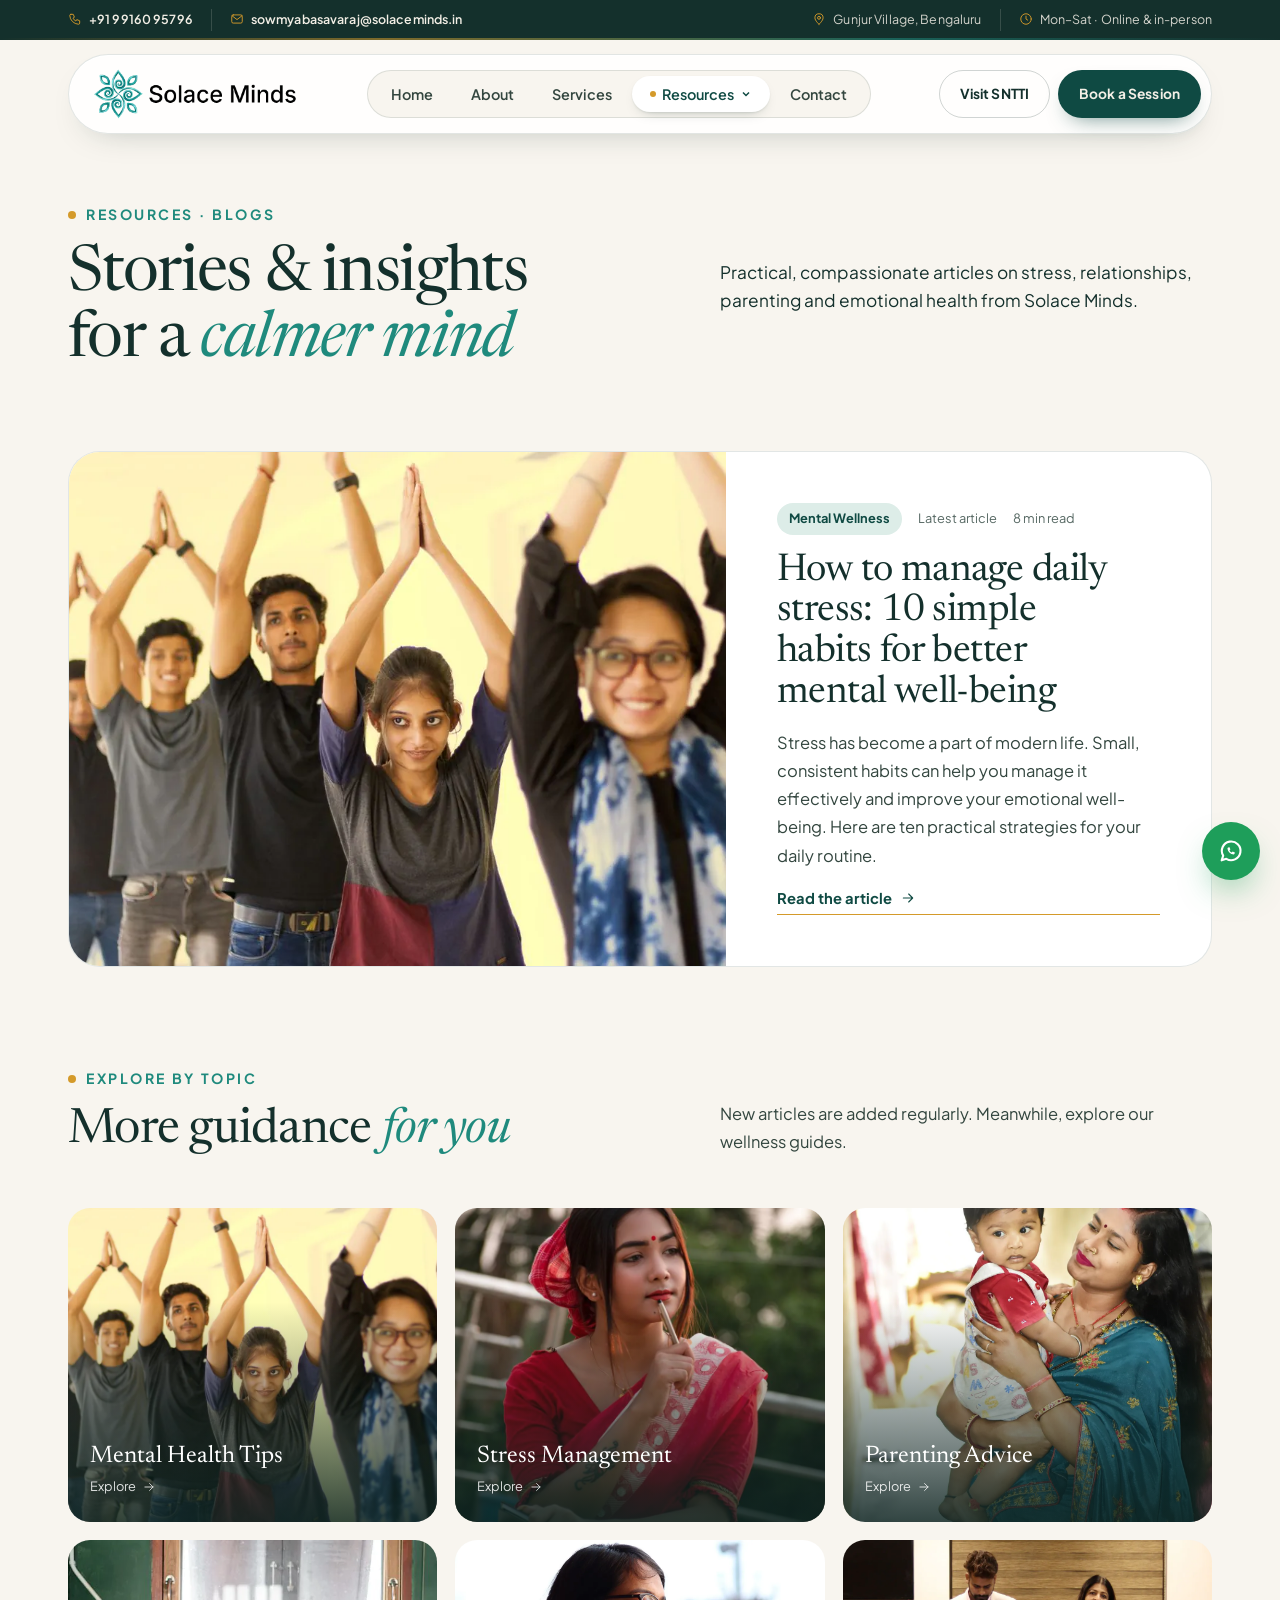
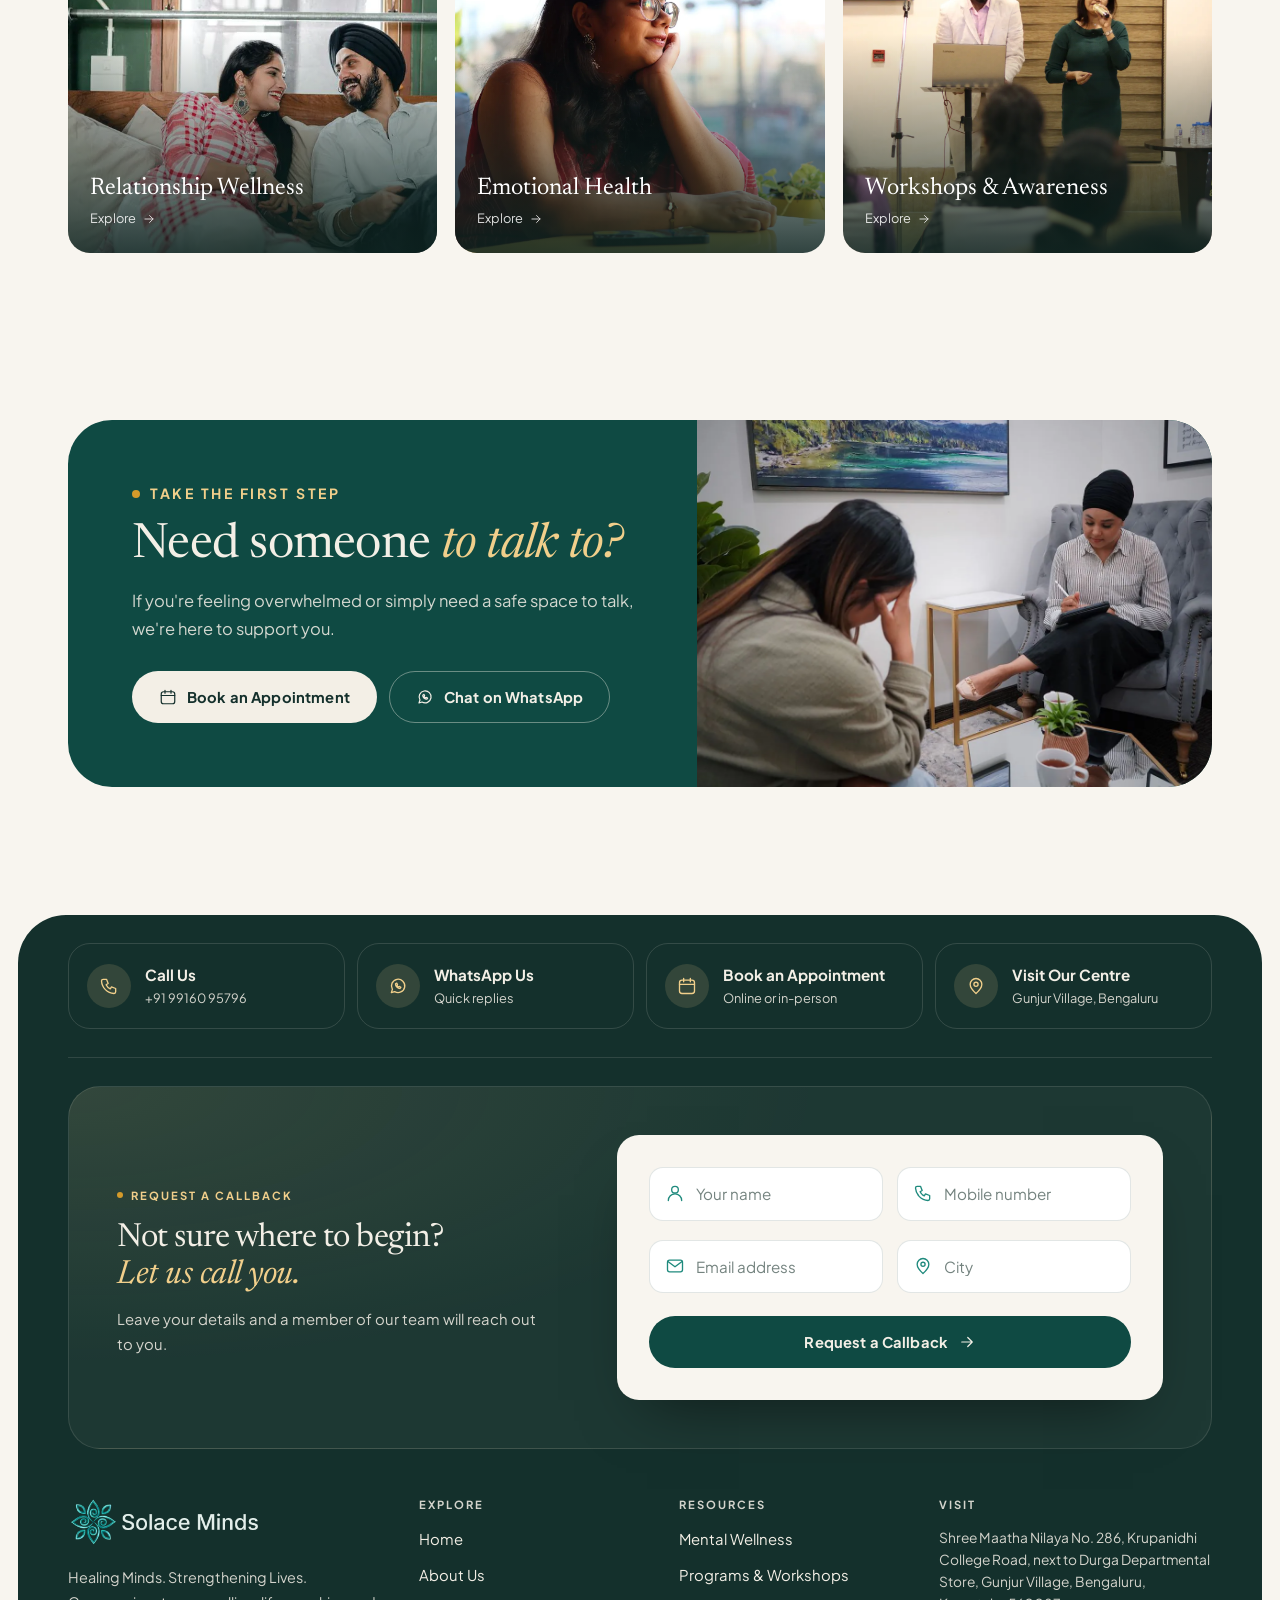
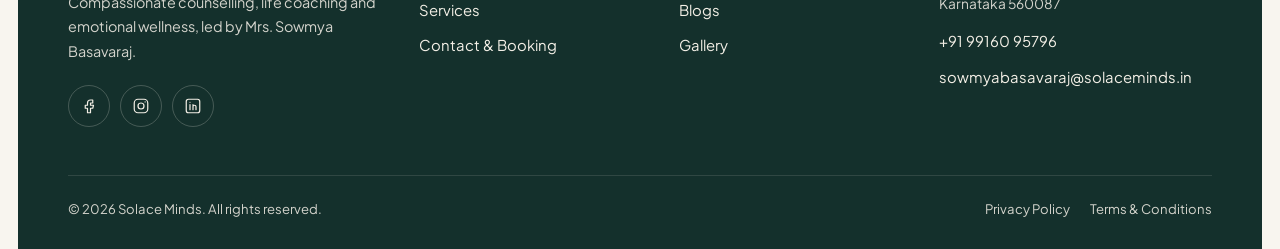
<file: blogs.html>
<!DOCTYPE html>
<html lang="en-IN">
<head>
<meta charset="utf-8">
<meta name="viewport" content="width=device-width, initial-scale=1, viewport-fit=cover">
<title>Blogs | Solace Minds</title>
<meta name="description" content="Articles on stress, relationships, parenting and emotional health from Solace Minds.">
<meta name="theme-color" content="#14302C">
<meta property="og:type" content="website">
<meta property="og:site_name" content="Solace Minds">
<meta property="og:title" content="Blogs | Solace Minds">
<meta property="og:description" content="Articles on stress, relationships, parenting and emotional health from Solace Minds.">
<meta property="og:image" content="assets/img/solace-minds-og-share.jpg">
<link rel="icon" href="assets/img/favicon.png" type="image/png">
<link rel="apple-touch-icon" href="assets/img/favicon.png">
<link rel="preconnect" href="https://fonts.googleapis.com"><link rel="preconnect" href="https://fonts.gstatic.com" crossorigin><link rel="stylesheet" href="https://fonts.googleapis.com/css2?family=Newsreader:ital,opsz,wght@0,6..72,300..600;1,6..72,300..500&family=Plus+Jakarta+Sans:wght@400;500;600;700;800&display=swap">
<link rel="stylesheet" href="assets/css/style.css">
<script>document.documentElement.classList.add('js')</script>
</head>
<body class="pg-blogs">
<div data-include="header"></div>
<main id="main">

<section class="p-hero">
  <div class="wrap">
    <div class="head-split" style="margin-bottom:0">
      <div><span class="eyebrow rv">Resources · Blogs</span><h1 class="rv d1">Stories &amp; insights for a <em>calmer mind</em></h1></div>
      <p class="lead rv d2">Practical, compassionate articles on stress, relationships, parenting and emotional health from Solace Minds.</p>
    </div>
  </div>
</section>
<section class="sec pt0">
  <div class="wrap">
    <a class="post-hero rv" href="blog-manage-daily-stress.html">
      <div class="ph"><img src="assets/img/solace-minds-group-yoga-wellness.webp" alt="A woman meditating on the beach in Chennai" loading="eager" decoding="async"></div>
      <div class="in">
        <div class="meta"><span class="cat">Mental Wellness</span><span>Latest article</span><span>8 min read</span></div>
        <h2>How to manage daily stress: 10 simple habits for better mental well-being</h2>
        <p>Stress has become a part of modern life. Small, consistent habits can help you manage it effectively and improve your emotional well-being. Here are ten practical strategies for your daily routine.</p>
        <span class="link">Read the article <svg viewBox="0 0 24 24" fill="none" stroke="currentColor" stroke-width="1.6" stroke-linecap="round" stroke-linejoin="round" aria-hidden="true"><path d="M5 12h14M13 6l6 6-6 6"/></svg></span>
      </div>
    </a>
  </div>
</section>
<section class="sec pt0">
  <div class="wrap">
    <div class="head-split"><div class="head" style="margin:0"><span class="eyebrow rv">Explore by topic</span><h2 class="rv d1">More guidance <em>for you</em></h2></div><p class="rv d2">New articles are added regularly. Meanwhile, explore our wellness guides.</p></div>
    <div class="topic-links"><a class="tl rv d0" href="mental-wellness.html#mental-health-tips"><img src="assets/img/solace-minds-group-yoga-wellness.webp" alt="" loading="lazy" decoding="async"><div><b>Mental Health Tips</b><span>Explore <svg viewBox="0 0 24 24" fill="none" stroke="currentColor" stroke-width="1.6" stroke-linecap="round" stroke-linejoin="round" aria-hidden="true"><path d="M5 12h14M13 6l6 6-6 6"/></svg></span></div></a><a class="tl rv d1" href="mental-wellness.html#stress"><img src="assets/img/solace-minds-stress-management.webp" alt="" loading="lazy" decoding="async"><div><b>Stress Management</b><span>Explore <svg viewBox="0 0 24 24" fill="none" stroke="currentColor" stroke-width="1.6" stroke-linecap="round" stroke-linejoin="round" aria-hidden="true"><path d="M5 12h14M13 6l6 6-6 6"/></svg></span></div></a><a class="tl rv d2" href="mental-wellness.html#parenting"><img src="assets/img/solace-minds-mother-and-child-bonding.webp" alt="" loading="lazy" decoding="async"><div><b>Parenting Advice</b><span>Explore <svg viewBox="0 0 24 24" fill="none" stroke="currentColor" stroke-width="1.6" stroke-linecap="round" stroke-linejoin="round" aria-hidden="true"><path d="M5 12h14M13 6l6 6-6 6"/></svg></span></div></a><a class="tl rv d0" href="mental-wellness.html#relationships"><img src="assets/img/solace-minds-marital-counselling.webp" alt="" loading="lazy" decoding="async"><div><b>Relationship Wellness</b><span>Explore <svg viewBox="0 0 24 24" fill="none" stroke="currentColor" stroke-width="1.6" stroke-linecap="round" stroke-linejoin="round" aria-hidden="true"><path d="M5 12h14M13 6l6 6-6 6"/></svg></span></div></a><a class="tl rv d1" href="mental-wellness.html#emotional-health"><img src="assets/img/solace-minds-emotional-wellness.webp" alt="" loading="lazy" decoding="async"><div><b>Emotional Health</b><span>Explore <svg viewBox="0 0 24 24" fill="none" stroke="currentColor" stroke-width="1.6" stroke-linecap="round" stroke-linejoin="round" aria-hidden="true"><path d="M5 12h14M13 6l6 6-6 6"/></svg></span></div></a><a class="tl rv d2" href="workshops.html"><img src="assets/img/solace-minds-corporate-wellness.webp" alt="" loading="lazy" decoding="async"><div><b>Workshops &amp; Awareness</b><span>Explore <svg viewBox="0 0 24 24" fill="none" stroke="currentColor" stroke-width="1.6" stroke-linecap="round" stroke-linejoin="round" aria-hidden="true"><path d="M5 12h14M13 6l6 6-6 6"/></svg></span></div></a></div>
  </div>
</section>
<section class="sec-sm"><div class="wrap"><div class="cta-panel rv">
  <div class="in"><span class="eyebrow" style="color:#F1CF8B">Take the first step</span><h2>Need someone <em>to talk to?</em></h2><p>If you're feeling overwhelmed or simply need a safe space to talk, we're here to support you.</p><div class="ctas"><a class="btn btn-light" href="contact.html#appointment"><svg viewBox="0 0 24 24" fill="none" stroke="currentColor" stroke-width="1.6" stroke-linecap="round" stroke-linejoin="round" aria-hidden="true"><rect x="3" y="5" width="18" height="16" rx="3"/><path d="M3 10h18M8 3v4M16 3v4"/></svg>Book an Appointment</a><a class="btn btn-line-light" href="https://wa.me/919916095796" target="_blank" rel="noopener"><svg viewBox="0 0 24 24" fill="none" stroke="currentColor" stroke-width="1.6" stroke-linecap="round" stroke-linejoin="round" aria-hidden="true"><path d="M4 20l1.3-4A8 8 0 1 1 8 18.7Z"/><path d="M9 9.5c0 3 2.5 5.5 5.5 5.5l1-1.5-2-1-1 .8a4 4 0 0 1-1.8-1.8l.8-1-1-2Z"/></svg>Chat on WhatsApp</a></div></div>
  <div class="ph"><img src="assets/img/solace-minds-counselling-session.webp" alt="A counsellor offering support to a client" loading="lazy" decoding="async"></div>
</div></div></section>
</main>
<div data-include="footer"></div>
<script src="assets/js/main.js"></script>
</body>
</html>
</file>
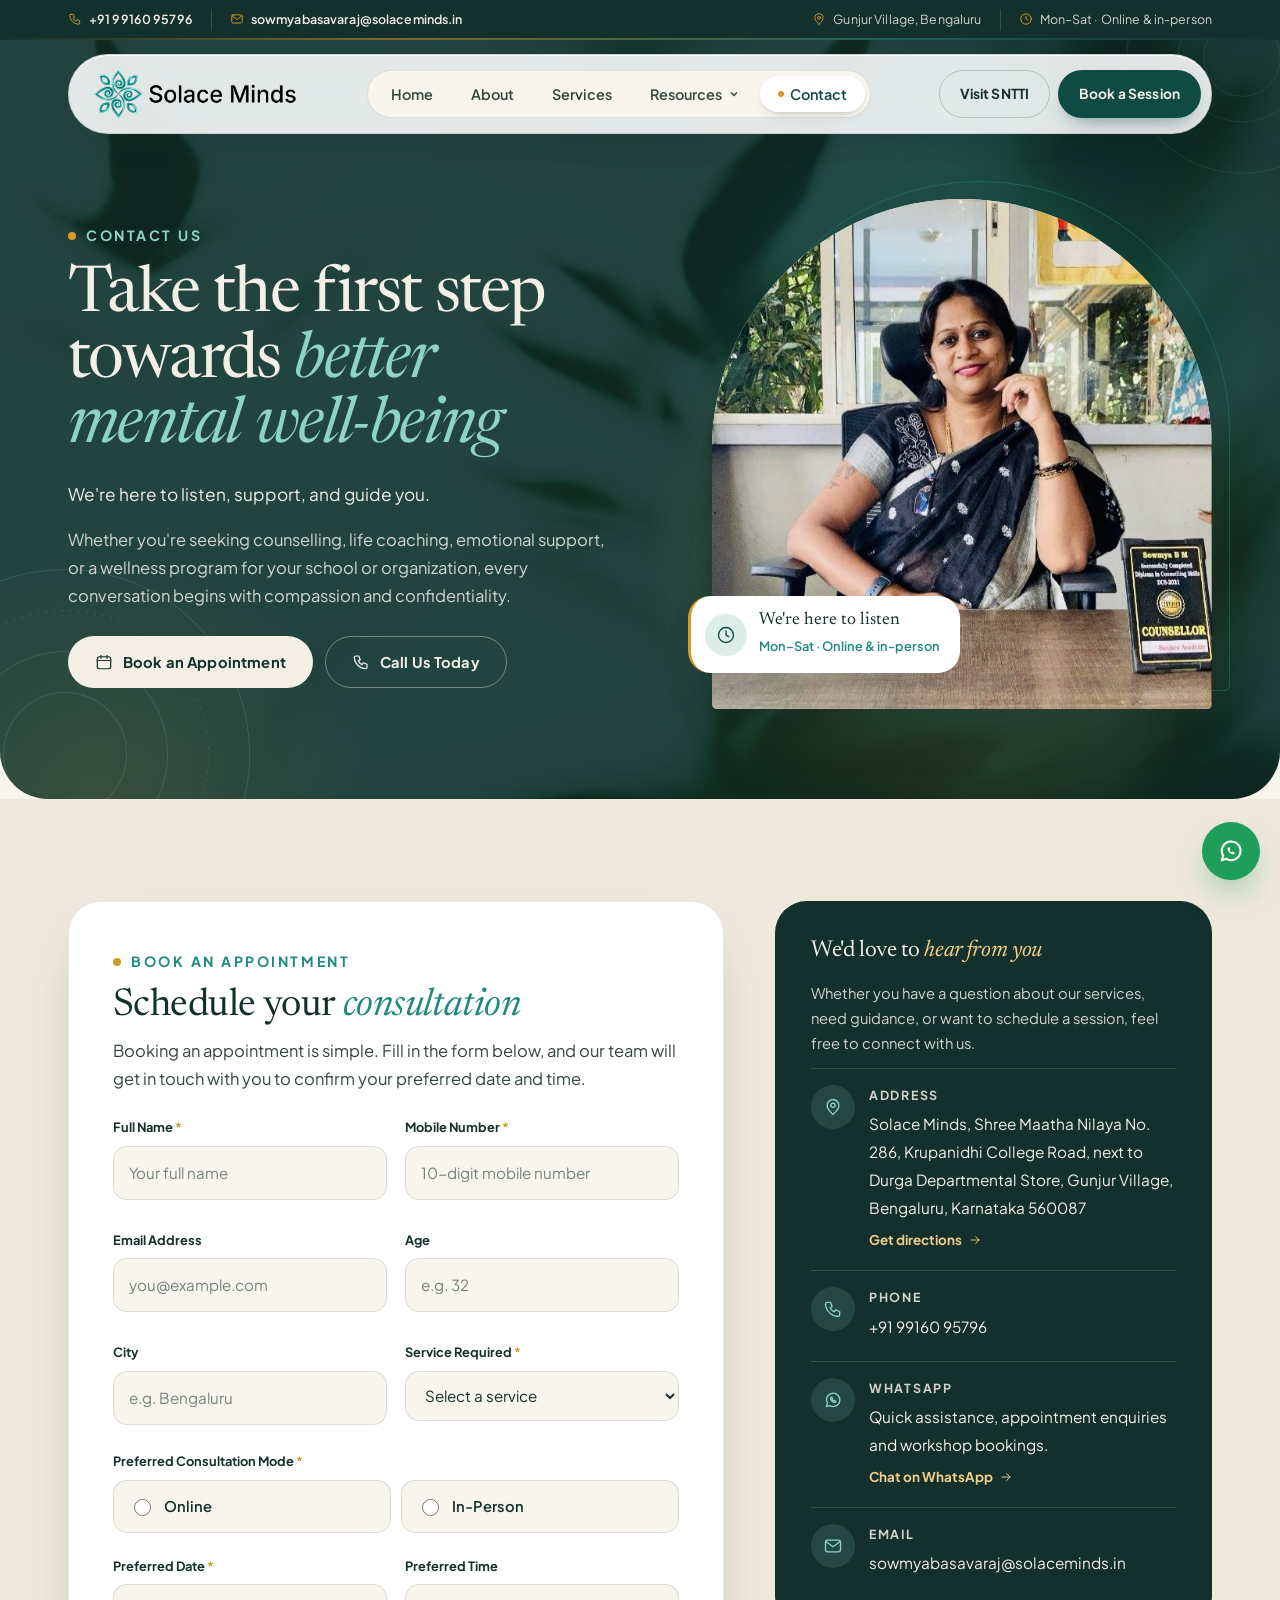
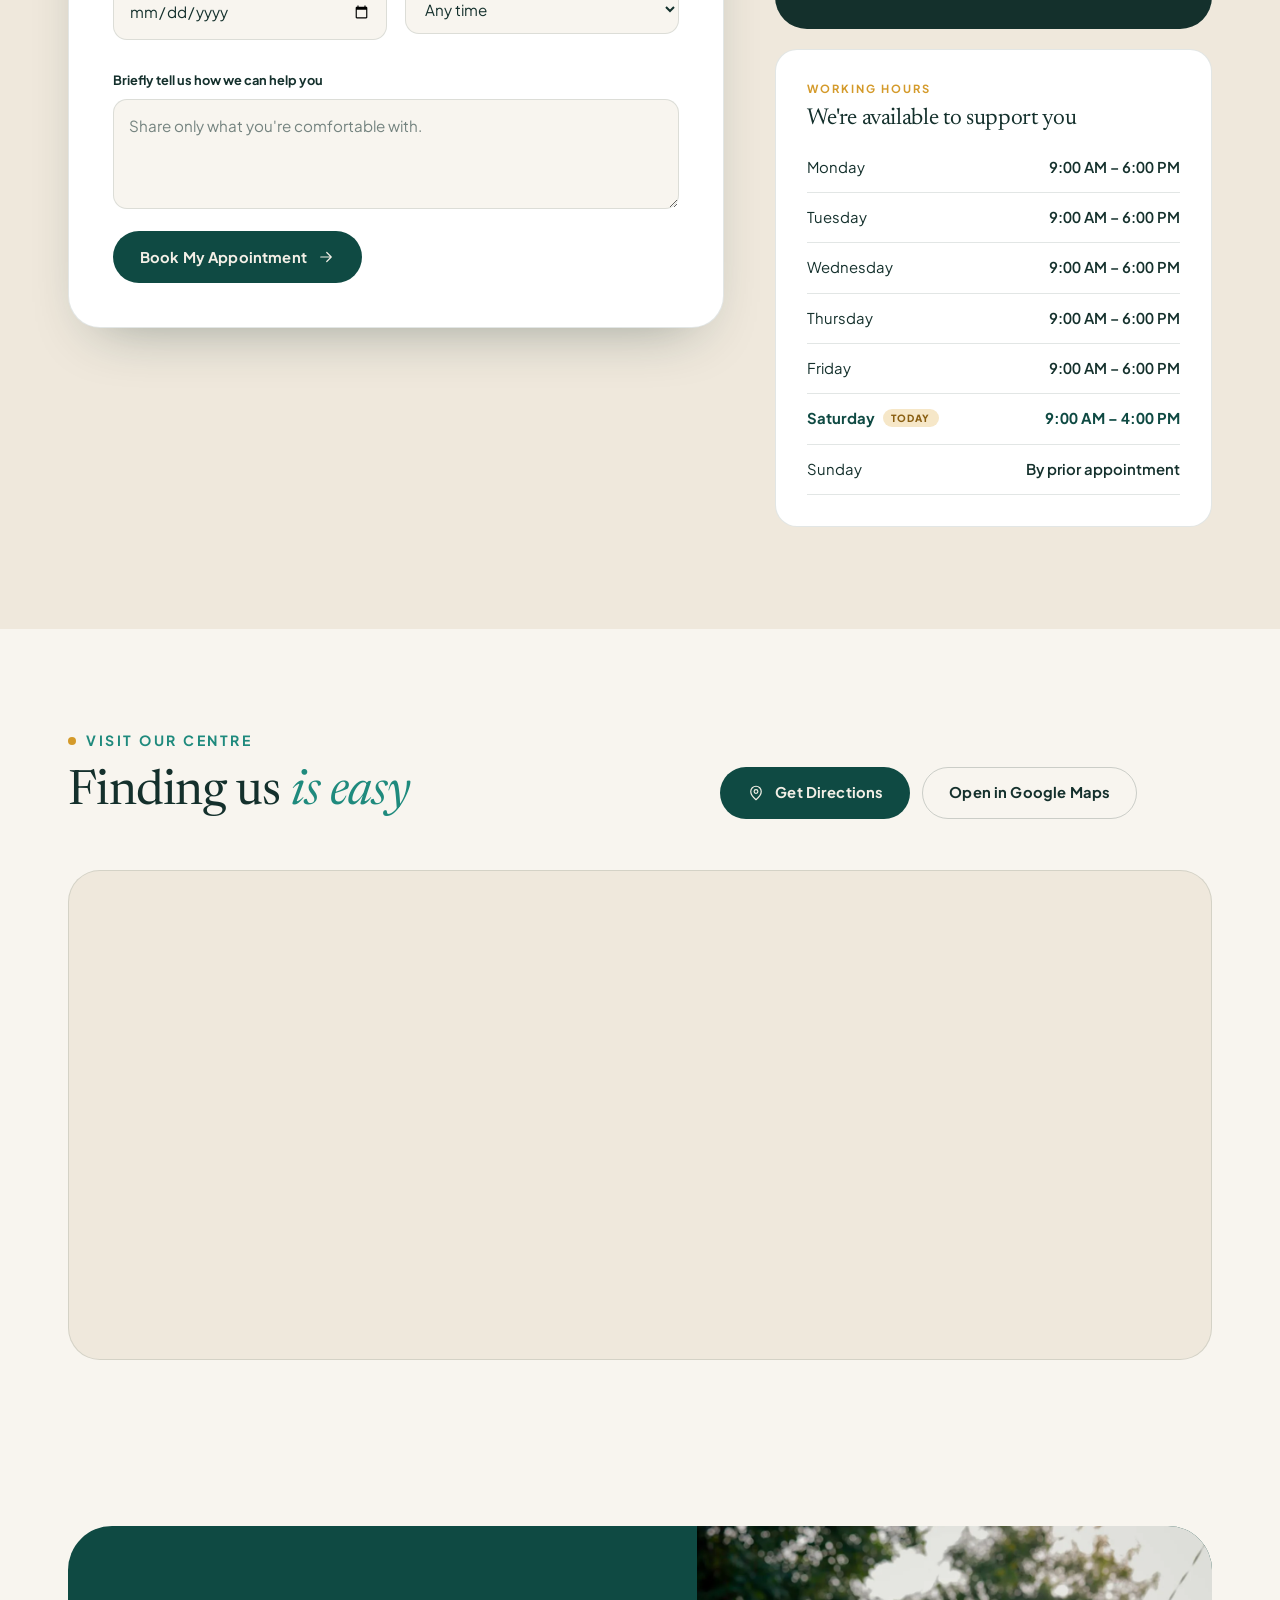
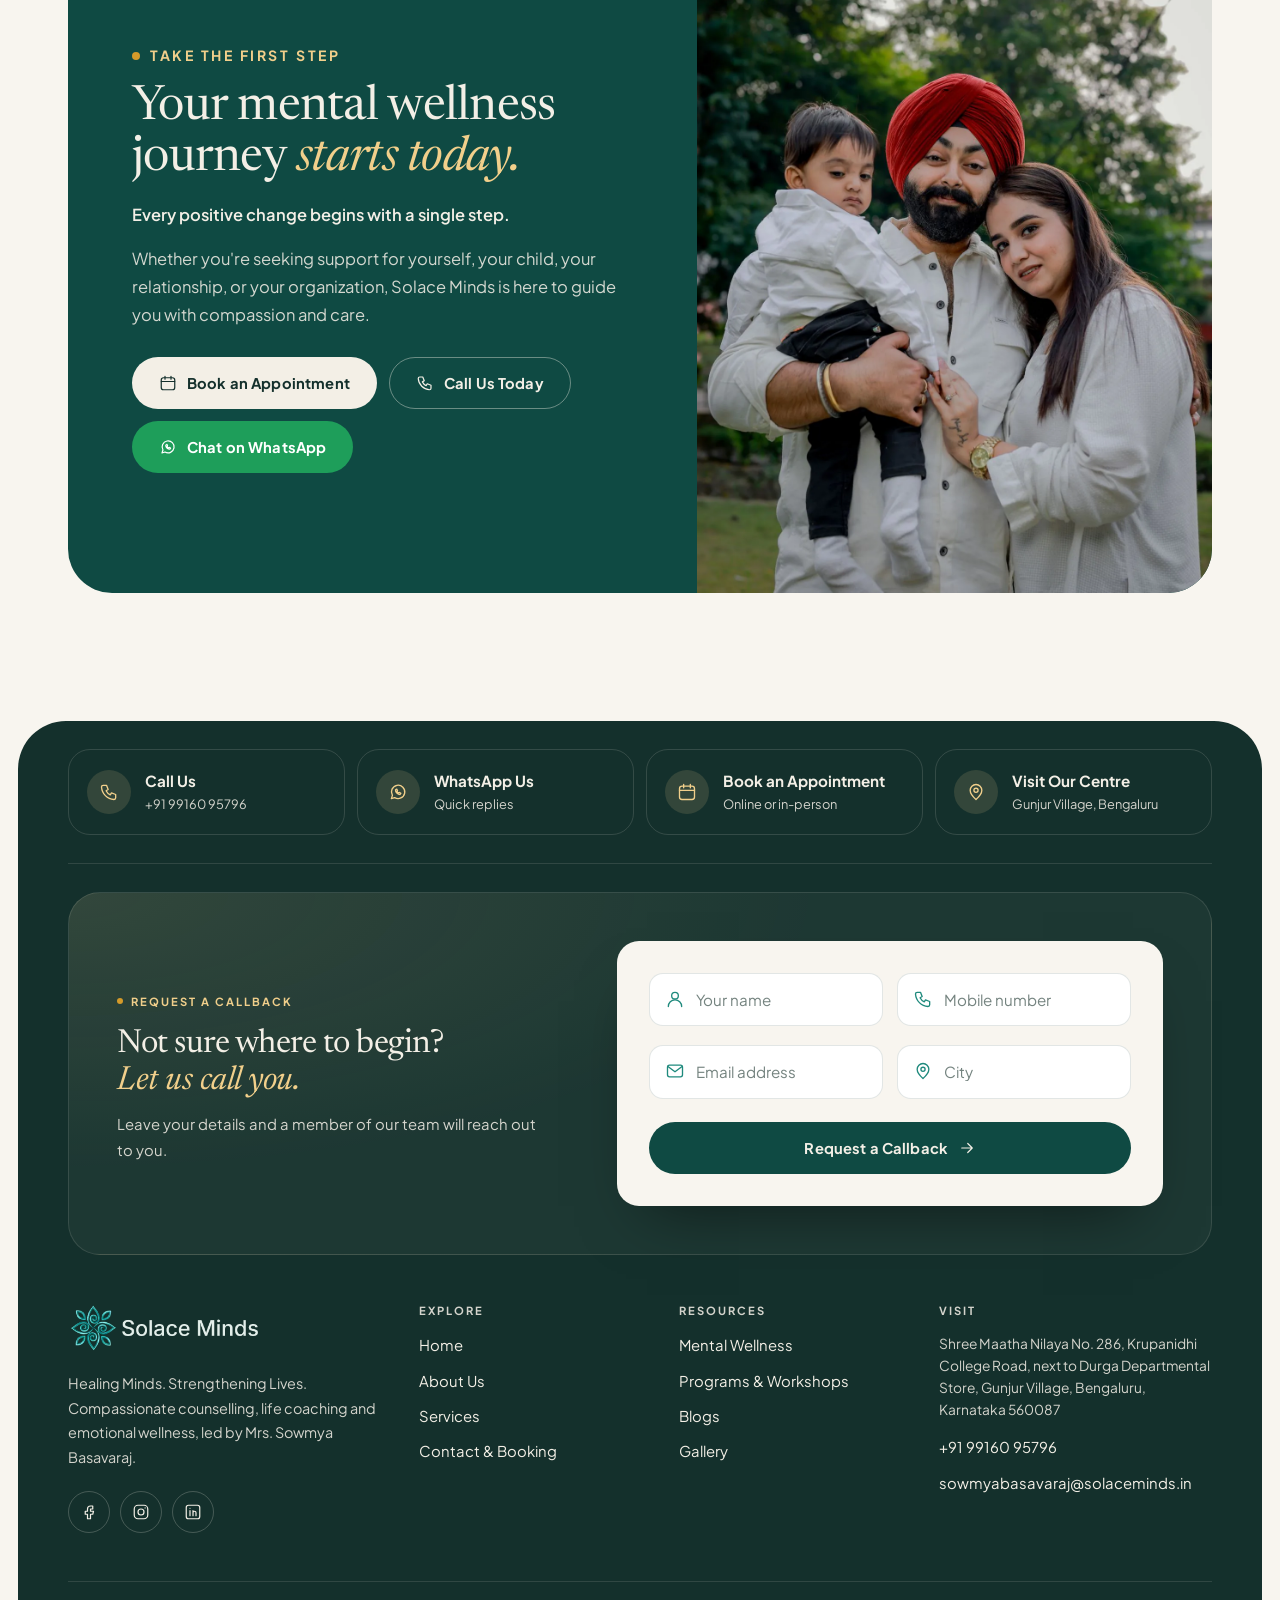
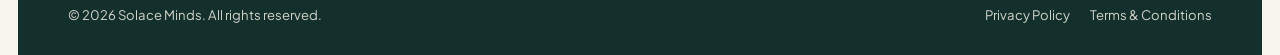
<file: contact.html>
<!DOCTYPE html>
<html lang="en-IN">

<head>
  <meta charset="utf-8">
  <meta name="viewport" content="width=device-width, initial-scale=1, viewport-fit=cover">
  <title>Contact &amp; Book an Appointment | Solace Minds</title>
  <meta name="description"
    content="Book a confidential counselling session. Call or WhatsApp +91 99160 95796, or visit us in Gunjur Village, Bengaluru.">
  <meta name="theme-color" content="#14302C">
  <meta property="og:type" content="website">
  <meta property="og:site_name" content="Solace Minds">
  <meta property="og:title" content="Contact &amp; Book an Appointment | Solace Minds">
  <meta property="og:description"
    content="Book a confidential counselling session. Call or WhatsApp +91 99160 95796, or visit us in Gunjur Village, Bengaluru.">
  <meta property="og:image" content="assets/img/solace-minds-og-share.jpg">
  <link rel="icon" href="assets/img/favicon.png" type="image/png">
  <link rel="apple-touch-icon" href="assets/img/favicon.png">
  <link rel="preconnect" href="https://fonts.googleapis.com">
  <link rel="preconnect" href="https://fonts.gstatic.com" crossorigin>
  <link rel="stylesheet"
    href="https://fonts.googleapis.com/css2?family=Newsreader:ital,opsz,wght@0,6..72,300..600;1,6..72,300..500&family=Plus+Jakarta+Sans:wght@400;500;600;700;800&display=swap">
  <link rel="stylesheet" href="assets/css/style.css">
  <script>document.documentElement.classList.add('js')</script>
</head>

<body class="pg-contact">
  <div data-include="header"></div>
  <main id="main">

    <section class="p-hero ps dark-hero band-deco">
      <div class="wrap">
        <div>
          <span class="eyebrow rv">Contact Us</span>
          <h1 class="rv d1">Take the first step towards <em>better mental well-being</em></h1>
          <p class="lead rv d2">We're here to listen, support, and guide you.</p>
          <p class="rv d2">Whether you&#39;re seeking counselling, life coaching, emotional support, or a wellness
            program for your school or organization, every conversation begins with compassion and confidentiality.</p>
          <div class="ctas rv d3"><a class="btn btn-light" href="#appointment"><svg viewBox="0 0 24 24" fill="none"
                stroke="currentColor" stroke-width="1.6" stroke-linecap="round" stroke-linejoin="round"
                aria-hidden="true">
                <rect x="3" y="5" width="18" height="16" rx="3" />
                <path d="M3 10h18M8 3v4M16 3v4" />
              </svg>Book an Appointment</a><a class="btn btn-line-light" href="tel:+919916095796"><svg
                viewBox="0 0 24 24" fill="none" stroke="currentColor" stroke-width="1.6" stroke-linecap="round"
                stroke-linejoin="round" aria-hidden="true">
                <path d="M5 4h4l2 5-2.5 1.5a11 11 0 0 0 5 5L15 13l5 2v4a2 2 0 0 1-2 2A16 16 0 0 1 3 6a2 2 0 0 1 2-2Z" />
              </svg>Call Us Today</a></div>
        </div>
        <div class="ct-media">
          <div class="ph arch r-45 rv-img rv"><img src="assets/img/solace-minds-counsellor-whatsapp-help.jpg"
              alt="Mrs. Sowmya Basavaraj, founder and counsellor at Solace Minds, smiling at her desk" loading="eager"
              decoding="async" style="object-position:48% 30%"></div>
          <div class="ct-card"><span class="ct-ico"><svg viewBox="0 0 24 24" fill="none" stroke="currentColor"
                stroke-width="1.6" stroke-linecap="round" stroke-linejoin="round" aria-hidden="true">
                <circle cx="12" cy="12" r="9" />
                <path d="M12 7v5l3 2" />
              </svg></span>
            <div><b>We&#39;re here to listen</b><small>Mon–Sat · Online &amp; in-person</small></div>
          </div>
        </div>
      </div>
    </section>

    <section class="sec" id="appointment" style="background:var(--sand)">
      <div class="wrap contact-grid">
        <div class="form-card rv">
          <div class="form-intro"><span class="eyebrow">Book an Appointment</span>
            <h2 style="margin:12px 0 10px;font-size:clamp(2rem,3vw,2.7rem)">Schedule your <em>consultation</em></h2>
            <p style="margin:0 0 24px">Booking an appointment is simple. Fill in the form below, and our team will get
              in touch with you to confirm your preferred date and time.</p>
          </div>
          <div data-form-wrap>
            <form class="fgrid" id="appointmentForm" novalidate>
              <div class="fld"><label for="ct-name">Full Name <i>*</i></label><input id="name" name="name"
                  data-label="Name" autocomplete="name" placeholder="Your full name" required><span class="err"></span>
                <small class="text-danger error-msg d-none"></small>
              </div>
              <div class="fld"><label for="ct-phone">Mobile Number <i>*</i></label><input id="phone" name="phone"
                  data-label="Mobile" type="tel" inputmode="tel" autocomplete="tel" placeholder="10-digit mobile number"
                  required pattern="(\+?91[ -]?)?[6-9][0-9]{4}[ -]?[0-9]{5}"><span class="err"></span>
                <small class="text-danger error-msg d-none"></small>
              </div>
              <div class="fld"><label for="ct-email">Email Address</label><input id="email" name="email"
                  data-label="Email" type="email" autocomplete="email" placeholder="you@example.com"><span
                  class="err"></span>
                <small class="text-danger error-msg d-none"></small></div>
              <div class="fld"><label for="ct-age">Age</label><input id="age" name="age" data-label="Age" type="number"
                  min="3" max="110" inputmode="numeric" placeholder="e.g. 32"><span class="err"></span>
              </div>
              <div class="fld"><label for="ct-city">City</label><input id="city" name="city" data-label="City"
                  autocomplete="address-level2" placeholder="e.g. Bengaluru"><span class="err"></span></div>
              <div class="fld"><label for="ct-service">Service Required <i>*</i></label><select id="service"
                  name="service" data-label="Service" required>
                  <option value="">Select a service</option>
                  <option>Life Coaching</option>
                  <option>Kids Counselling</option>
                  <option>Group Counselling</option>
                  <option>Motivation Sessions</option>
                  <option>Marital Counselling</option>
                  <option>Emotional Support</option>
                  <option>Workshop Enquiry</option>
                  <option>Not sure yet, I need guidance</option>
                </select><span class="err"></span>
              <small class="text-danger error-msg d-none"></small></div>
              <div class="fld full"><span class="lbl" id="consultaionMode">Preferred Consultation Mode <i>*</i></span>
                <div class="radio-row" role="radiogroup" aria-labelledby="ct-mode-l">
                  <label><input type="radio" name="mode" value="Online" data-label="Consultation mode" required>
                    Online</label>
                  <label><input type="radio" name="mode" value="In-Person" data-label="Consultation mode">
                    In-Person</label>
                </div><span class="err"></span>
              </div>
              <div class="fld"><label for="ct-date">Preferred Date <i>*</i></label><input id="date" name="date"
                  data-label="Preferred date" type="date" required><span class="err"></span>
                <small class="text-danger error-msg d-none"></small></div>
              <div class="fld"><label for="ct-time">Preferred Time</label><select id="time" name="time"
                  data-label="Preferred time">
                  <option value="">Any time</option>
                  <option>Morning (9 AM – 12 PM)</option>
                  <option>Afternoon (12 PM – 3 PM)</option>
                  <option>Evening (3 PM – 6 PM)</option>
                </select><span class="err"></span></div>
              <div class="fld full"><label for="ct-msg">Briefly tell us how we can help you</label><textarea id="msg"
                  name="message" data-label="Message" placeholder="Share only what you're comfortable with."></textarea>
              </div>
              <!-- <div class="fld full"><label class="consent"><input type="checkbox" name="consent" required> I understand
                  that the information shared will be treated confidentially.</label><span class="err"></span></div> -->
              <div class="ffoot"><button class="btn btn-primary" type="submit">Book My Appointment <svg
                    viewBox="0 0 24 24" fill="none" stroke="currentColor" stroke-width="1.6" stroke-linecap="round"
                    stroke-linejoin="round" aria-hidden="true">
                    <path d="M5 12h14M13 6l6 6-6 6" />
                  </svg></button></div>
              <p class="full" id="formSuccess" role="status" hidden></p>
            </form>
            <div class="sent" hidden>
              <div class="tick"><svg viewBox="0 0 24 24" fill="none" stroke="currentColor" stroke-width="1.8"
                  stroke-linecap="round" stroke-linejoin="round" aria-hidden="true">
                  <path d="M5 12.5 10 17l9-10" />
                </svg></div>
              <h2 class="sent-title">Thank you.</h2>
              <p>Your appointment request is ready. Send it to us on WhatsApp or by email, and our team will get in
                touch to confirm the details.</p>
              <div class="row">
                <a class="btn btn-wa wa-send" href="https://wa.me/919916095796" target="_blank" rel="noopener"><svg
                    viewBox="0 0 24 24" fill="none" stroke="currentColor" stroke-width="1.6" stroke-linecap="round"
                    stroke-linejoin="round" aria-hidden="true">
                    <path d="M4 20l1.3-4A8 8 0 1 1 8 18.7Z" />
                    <path d="M9 9.5c0 3 2.5 5.5 5.5 5.5l1-1.5-2-1-1 .8a4 4 0 0 1-1.8-1.8l.8-1-1-2Z" />
                  </svg>Send on WhatsApp</a>
                <a class="btn btn-ghost mail-send" href="mailto:sowmyabasavaraj@solaceminds.in"><svg viewBox="0 0 24 24" fill="none"
                    stroke="currentColor" stroke-width="1.6" stroke-linecap="round" stroke-linejoin="round"
                    aria-hidden="true">
                    <rect x="3" y="5" width="18" height="14" rx="2.5" />
                    <path d="M3.5 6.5 12 13l8.5-6.5" />
                  </svg>Send by Email</a>
              </div>
              <button class="again" type="button" data-again>Edit my details</button>
            </div>
          </div>
        </div>
        <div style="display:grid;gap:20px;min-width:0">
          <div class="info-card rv">
            <h3>We'd love to <em style="color:#F1CF8B">hear from you</em></h3>
            <p style="color:var(--on-dark-2);font-size:.92rem;margin:0 0 8px">Whether you have a question about our
              services, need guidance, or want to schedule a session, feel free to connect with us.</p>
            <div class="info-row"><span class="ico"><svg viewBox="0 0 24 24" fill="none" stroke="currentColor"
                  stroke-width="1.6" stroke-linecap="round" stroke-linejoin="round" aria-hidden="true">
                  <path d="M12 21s-7-6-7-11a7 7 0 0 1 14 0c0 5-7 11-7 11Z" />
                  <circle cx="12" cy="10" r="2.5" />
                </svg></span>
              <div><b>Address</b><span>Solace Minds, Shree Maatha Nilaya No. 286, Krupanidhi College Road, next to Durga
                  Departmental Store, Gunjur Village, Bengaluru, Karnataka 560087</span><a class="mini"
                  href="https://www.google.com/maps/dir/?api=1&amp;destination=Shree+Maatha+Nilaya+286+Krupanidhi+College+Road+Gunjur+Village+Bengaluru+560087"
                  target="_blank" rel="noopener">Get directions <svg viewBox="0 0 24 24" fill="none"
                    stroke="currentColor" stroke-width="1.6" stroke-linecap="round" stroke-linejoin="round"
                    aria-hidden="true">
                    <path d="M5 12h14M13 6l6 6-6 6" />
                  </svg></a></div>
            </div>
            <div class="info-row"><span class="ico"><svg viewBox="0 0 24 24" fill="none" stroke="currentColor"
                  stroke-width="1.6" stroke-linecap="round" stroke-linejoin="round" aria-hidden="true">
                  <path
                    d="M5 4h4l2 5-2.5 1.5a11 11 0 0 0 5 5L15 13l5 2v4a2 2 0 0 1-2 2A16 16 0 0 1 3 6a2 2 0 0 1 2-2Z" />
                </svg></span>
              <div><b>Phone</b><a href="tel:+919916095796">+91 99160 95796</a></div>
            </div>
            <div class="info-row"><span class="ico"><svg viewBox="0 0 24 24" fill="none" stroke="currentColor"
                  stroke-width="1.6" stroke-linecap="round" stroke-linejoin="round" aria-hidden="true">
                  <path d="M4 20l1.3-4A8 8 0 1 1 8 18.7Z" />
                  <path d="M9 9.5c0 3 2.5 5.5 5.5 5.5l1-1.5-2-1-1 .8a4 4 0 0 1-1.8-1.8l.8-1-1-2Z" />
                </svg></span>
              <div><b>WhatsApp</b><span>Quick assistance, appointment enquiries and workshop bookings.</span><a
                  class="mini" href="https://wa.me/919916095796" target="_blank" rel="noopener">Chat on WhatsApp <svg
                    viewBox="0 0 24 24" fill="none" stroke="currentColor" stroke-width="1.6" stroke-linecap="round"
                    stroke-linejoin="round" aria-hidden="true">
                    <path d="M5 12h14M13 6l6 6-6 6" />
                  </svg></a></div>
            </div>
            <div class="info-row"><span class="ico"><svg viewBox="0 0 24 24" fill="none" stroke="currentColor"
                  stroke-width="1.6" stroke-linecap="round" stroke-linejoin="round" aria-hidden="true">
                  <rect x="3" y="5" width="18" height="14" rx="2.5" />
                  <path d="M3.5 6.5 12 13l8.5-6.5" />
                </svg></span>
              <div><b>Email</b><a href="mailto:sowmyabasavaraj@solaceminds.in">sowmyabasavaraj@solaceminds.in</a></div>
            </div>
          </div>
          <div class="card rv" id="hours"><span class="kick">Working Hours</span>
            <h3>We're available to support you</h3>
            <table class="hours">
              <tbody>
                <tr data-day="1">
                  <td>Monday</td>
                  <td>9:00 AM – 6:00 PM</td>
                </tr>
                <tr data-day="2">
                  <td>Tuesday</td>
                  <td>9:00 AM – 6:00 PM</td>
                </tr>
                <tr data-day="3">
                  <td>Wednesday</td>
                  <td>9:00 AM – 6:00 PM</td>
                </tr>
                <tr data-day="4">
                  <td>Thursday</td>
                  <td>9:00 AM – 6:00 PM</td>
                </tr>
                <tr data-day="5">
                  <td>Friday</td>
                  <td>9:00 AM – 6:00 PM</td>
                </tr>
                <tr data-day="6">
                  <td>Saturday</td>
                  <td>9:00 AM – 4:00 PM</td>
                </tr>
                <tr data-day="0">
                  <td>Sunday</td>
                  <td>By prior appointment</td>
                </tr>
              </tbody>
            </table>
          </div>
        </div>
      </div>
    </section>

    <section class="sec" id="map">
      <div class="wrap">
        <div class="head-split">
          <div class="head" style="margin:0"><span class="eyebrow rv">Visit Our Centre</span>
            <h2 class="rv d1">Finding us <em>is easy</em></h2>
          </div>
          <div class="ctas rv d2"><a class="btn btn-primary"
              href="https://www.google.com/maps/dir/?api=1&amp;destination=Shree+Maatha+Nilaya+286+Krupanidhi+College+Road+Gunjur+Village+Bengaluru+560087"
              target="_blank" rel="noopener"><svg viewBox="0 0 24 24" fill="none" stroke="currentColor"
                stroke-width="1.6" stroke-linecap="round" stroke-linejoin="round" aria-hidden="true">
                <path d="M12 21s-7-6-7-11a7 7 0 0 1 14 0c0 5-7 11-7 11Z" />
                <circle cx="12" cy="10" r="2.5" />
              </svg>Get Directions</a><a class="btn btn-ghost"
              href="https://www.google.com/maps/search/?api=1&amp;query=Shree+Maatha+Nilaya+286+Krupanidhi+College+Road+Gunjur+Village+Bengaluru+560087"
              target="_blank" rel="noopener">Open in Google Maps</a></div>
        </div>
        <div class="map rv"><iframe title="Map showing Solace Minds, Gunjur Village, Bengaluru"
            src="https://www.google.com/maps?q=Shree+Maatha+Nilaya+286+Krupanidhi+College+Road+Gunjur+Village+Bengaluru+560087&amp;output=embed"
            loading="lazy" referrerpolicy="no-referrer-when-downgrade" allowfullscreen></iframe></div>
      </div>
    </section>

    <section class="sec-sm">
      <div class="wrap">
        <div class="cta-panel rv">
          <div class="in"><span class="eyebrow" style="color:#F1CF8B">Take the first step</span>
            <h2>Your mental wellness journey <em>starts today.</em></h2>
            <p class="strong">Every positive change begins with a single step.</p>
            <p>Whether you're seeking support for yourself, your child, your relationship, or your organization, Solace
              Minds is here to guide you with compassion and care.</p>
            <div class="ctas"><a class="btn btn-light" href="#appointment"><svg viewBox="0 0 24 24" fill="none"
                  stroke="currentColor" stroke-width="1.6" stroke-linecap="round" stroke-linejoin="round"
                  aria-hidden="true">
                  <rect x="3" y="5" width="18" height="16" rx="3" />
                  <path d="M3 10h18M8 3v4M16 3v4" />
                </svg>Book an Appointment</a><a class="btn btn-line-light" href="tel:+919916095796"><svg
                  viewBox="0 0 24 24" fill="none" stroke="currentColor" stroke-width="1.6" stroke-linecap="round"
                  stroke-linejoin="round" aria-hidden="true">
                  <path
                    d="M5 4h4l2 5-2.5 1.5a11 11 0 0 0 5 5L15 13l5 2v4a2 2 0 0 1-2 2A16 16 0 0 1 3 6a2 2 0 0 1 2-2Z" />
                </svg>Call Us Today</a><a class="btn btn-wa" href="https://wa.me/919916095796" target="_blank"
                rel="noopener"><svg viewBox="0 0 24 24" fill="none" stroke="currentColor" stroke-width="1.6"
                  stroke-linecap="round" stroke-linejoin="round" aria-hidden="true">
                  <path d="M4 20l1.3-4A8 8 0 1 1 8 18.7Z" />
                  <path d="M9 9.5c0 3 2.5 5.5 5.5 5.5l1-1.5-2-1-1 .8a4 4 0 0 1-1.8-1.8l.8-1-1-2Z" />
                </svg>Chat on WhatsApp</a></div>
          </div>
          <div class="ph"><img src="assets/img/solace-minds-family-time-together.webp"
              alt="An Indian family enjoying time together in a park" loading="lazy" decoding="async"></div>
        </div>
      </div>
    </section>
  </main>
  <div data-include="footer"></div>
  <script src="assets/js/main.js"></script>
  <script>
    const scriptURL =
      "https://script.google.com/macros/s/AKfycbw1S9d6chQBYArO3ngR0pEwWlmeprioEOa0ckgcmHouwBzGcKZz-R4NYTP4nK1qzkCYOw/exec";

    const PhoneValidation = /^(?:\+91[\-\s]?|0)?[6-9]\d{9}$/;
    const EmailValidation = /^[a-zA-Z0-9._%+-]+@[a-zA-Z0-9.-]+\.[a-zA-Z]{2,}$/;

    // Errors use the site's existing .fld.bad / .err styling (the .error-msg / d-none classes have no CSS)
    function showFieldError(id, message) {
      const el = document.getElementById(id);
      const fld = el.closest(".fld");
      fld.classList.add("bad");
      fld.querySelector(".err").textContent = message;
      return false;
    }

    function clearAllErrors() {
      document.querySelectorAll("#appointmentForm .fld").forEach((f) => {
        f.classList.remove("bad");
        const err = f.querySelector(".err");
        if (err) err.textContent = "";
      });
    }

    function validateField(id) {
      // consultaionMode is a label span, not an input: check the "mode" radio group instead
      if (id === "consultaionMode") {
        return document.querySelector('input[name="mode"]:checked')
          ? true
          : showFieldError(id, "Please choose a consultation mode.");
      }

      const value = document.getElementById(id).value.trim();
      const required = ["name", "phone", "service", "date"].includes(id);

      if (!value) return required ? showFieldError(id, "This field is required.") : true;
      if (id === "email" && !EmailValidation.test(value))
        return showFieldError(id, "Please enter a valid email address.");
      if (id === "phone" && !PhoneValidation.test(value))
        return showFieldError(id, "Please enter a valid phone number.");
      return true;
    }
    document.getElementById("appointmentForm")
      .addEventListener("submit", function (event) {

        event.preventDefault();
        clearAllErrors();

        const fields = ["name", "email", "phone", "service", "consultaionMode", "date"];

        // validate every field so all errors show at once, then focus the first bad one
        const ok = fields.map(validateField).every(Boolean);
        if (!ok) {
          const bad = document.querySelector("#appointmentForm .fld.bad input, #appointmentForm .fld.bad select");
          if (bad) bad.focus();
          return;
        }

        let success = document.getElementById("formSuccess");
        success.hidden = false;
        success.innerText = "Please wait we are authenticating!";

        let sendMail = true;
        let name = document.getElementById("name").value.trim();
        let email = document.getElementById("email").value.trim();
        let phone = document.getElementById("phone").value.trim();
        let msg = document.getElementById("msg").value.trim();
        let age = document.getElementById("age").value.trim();
        let city = document.getElementById("city").value.trim();
        let service = document.getElementById("service").value.trim();
        let consultaionMode = document.querySelector('input[name="mode"]:checked').value;
        let date = document.getElementById("date").value.trim();
        let time = document.getElementById("time").value.trim();

        const fullURL =
          `${scriptURL}?name=${encodeURIComponent(name)}` +
          `&email=${encodeURIComponent(email)}` +
          `&phone=${encodeURIComponent(phone)}` +
          `&msg=${encodeURIComponent(msg)}` +
          `&age=${encodeURIComponent(age)}` +
          `&city=${encodeURIComponent(city)}` +
          `&service=${encodeURIComponent(service)}` +
          `&consultaionMode=${encodeURIComponent(consultaionMode)}` +
          `&date=${encodeURIComponent(date)}` +
          `&time=${encodeURIComponent(time)}` +
          `&sendmail=${sendMail}`;

        fetch(fullURL)
          .then((response) => response.text())
          .then((text) => {
            if (text.trim() !== "OK") throw new Error(text);

            const form = document.getElementById("appointmentForm");
            const wrap = form.closest("[data-form-wrap]");
            const sent = wrap.querySelector(".sent");
            const firstName = name.split(" ")[0];

            success.hidden = true;
            success.innerText = "";
            form.reset();

            sent.querySelector(".sent-title").textContent = "Thank you" + (firstName ? ", " + firstName : "") + ".";
            sent.querySelector("p").textContent =
              "Your appointment request has been received. Our team will get in touch to confirm the details.";
            sent.querySelector(".row").hidden = true;
            const again = sent.querySelector("[data-again]");
            if (again) again.hidden = true;

            form.hidden = true;
            const intro = wrap.parentNode.querySelector(".form-intro");
            if (intro) intro.hidden = true;
            sent.hidden = false;

            const title = sent.querySelector(".sent-title");
            title.setAttribute("tabindex", "-1");
            title.focus();
          })
          .catch((error) => {
            console.log("Error submitting form:", error);
            success.hidden = false;
            success.innerText = "Sorry, we could not submit your request. Please try again or WhatsApp us.";
          });
      });
  </script>
</body>

</html>
</file>
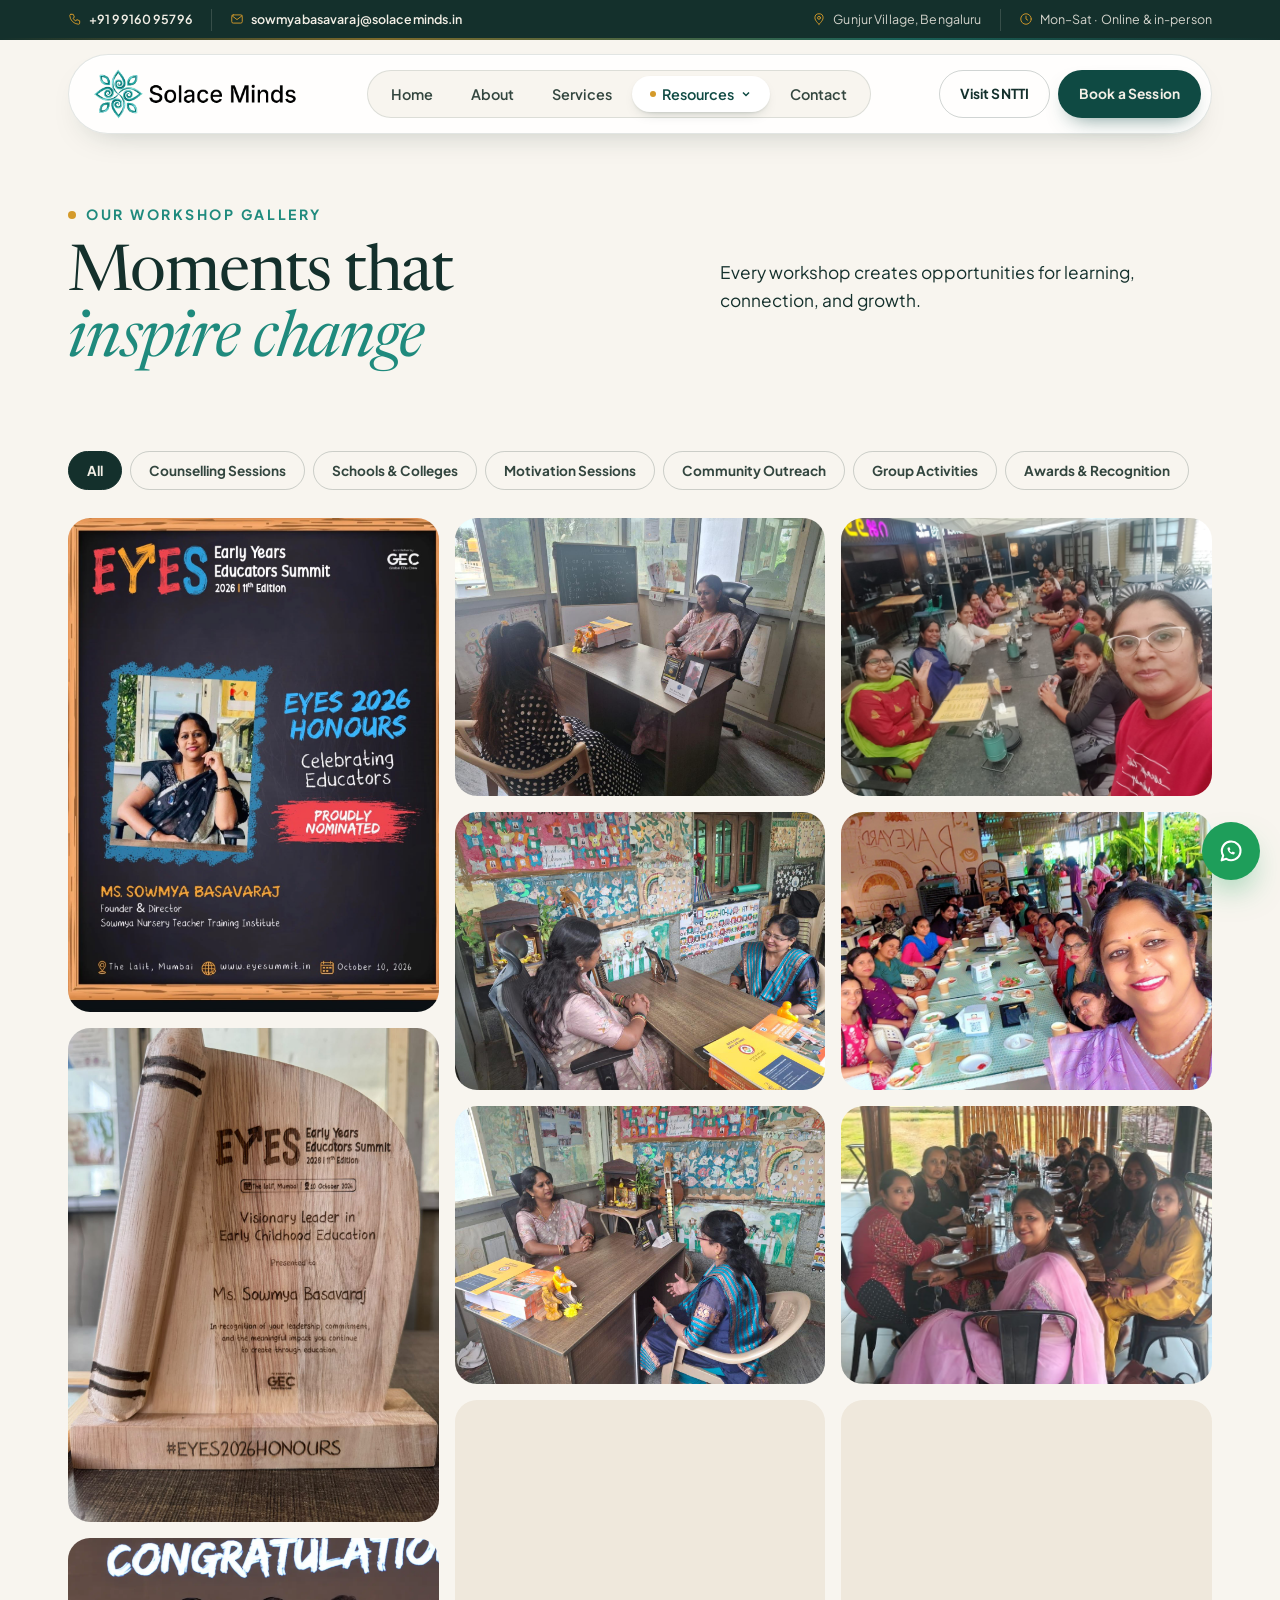
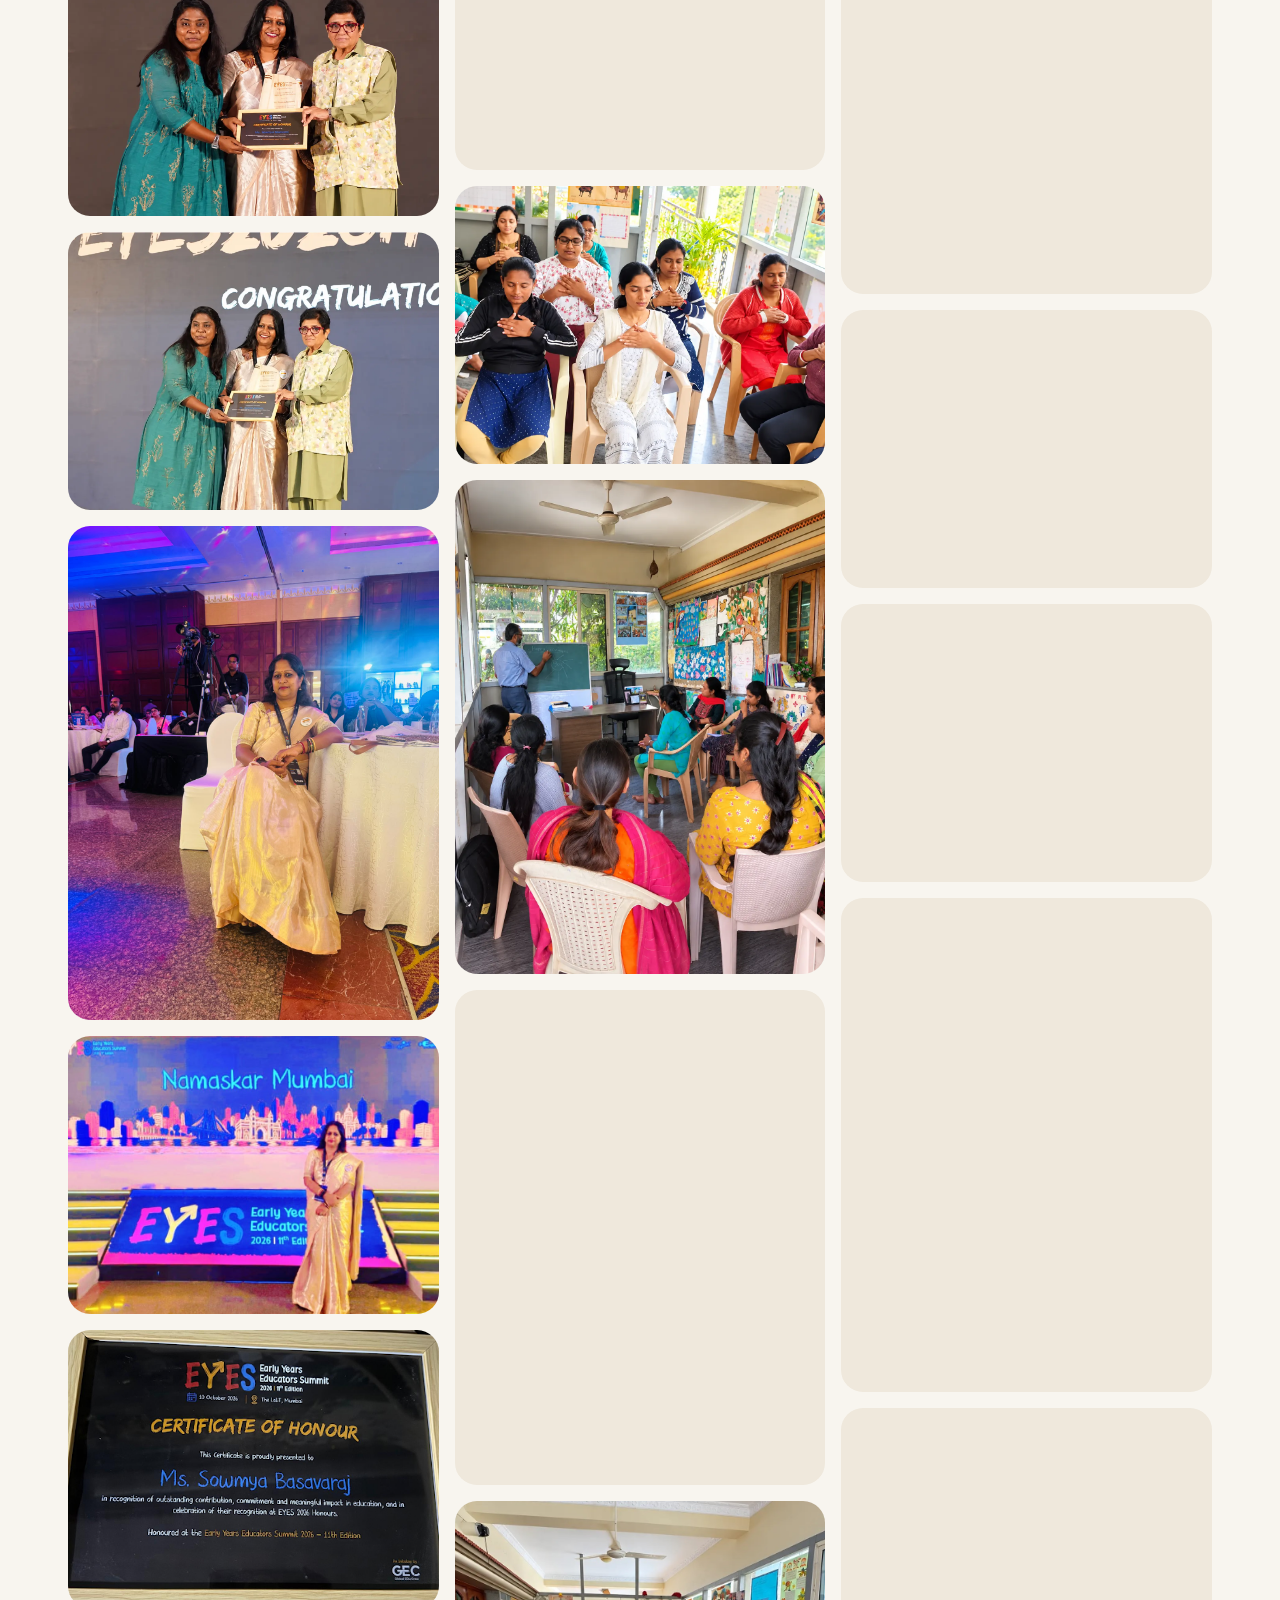
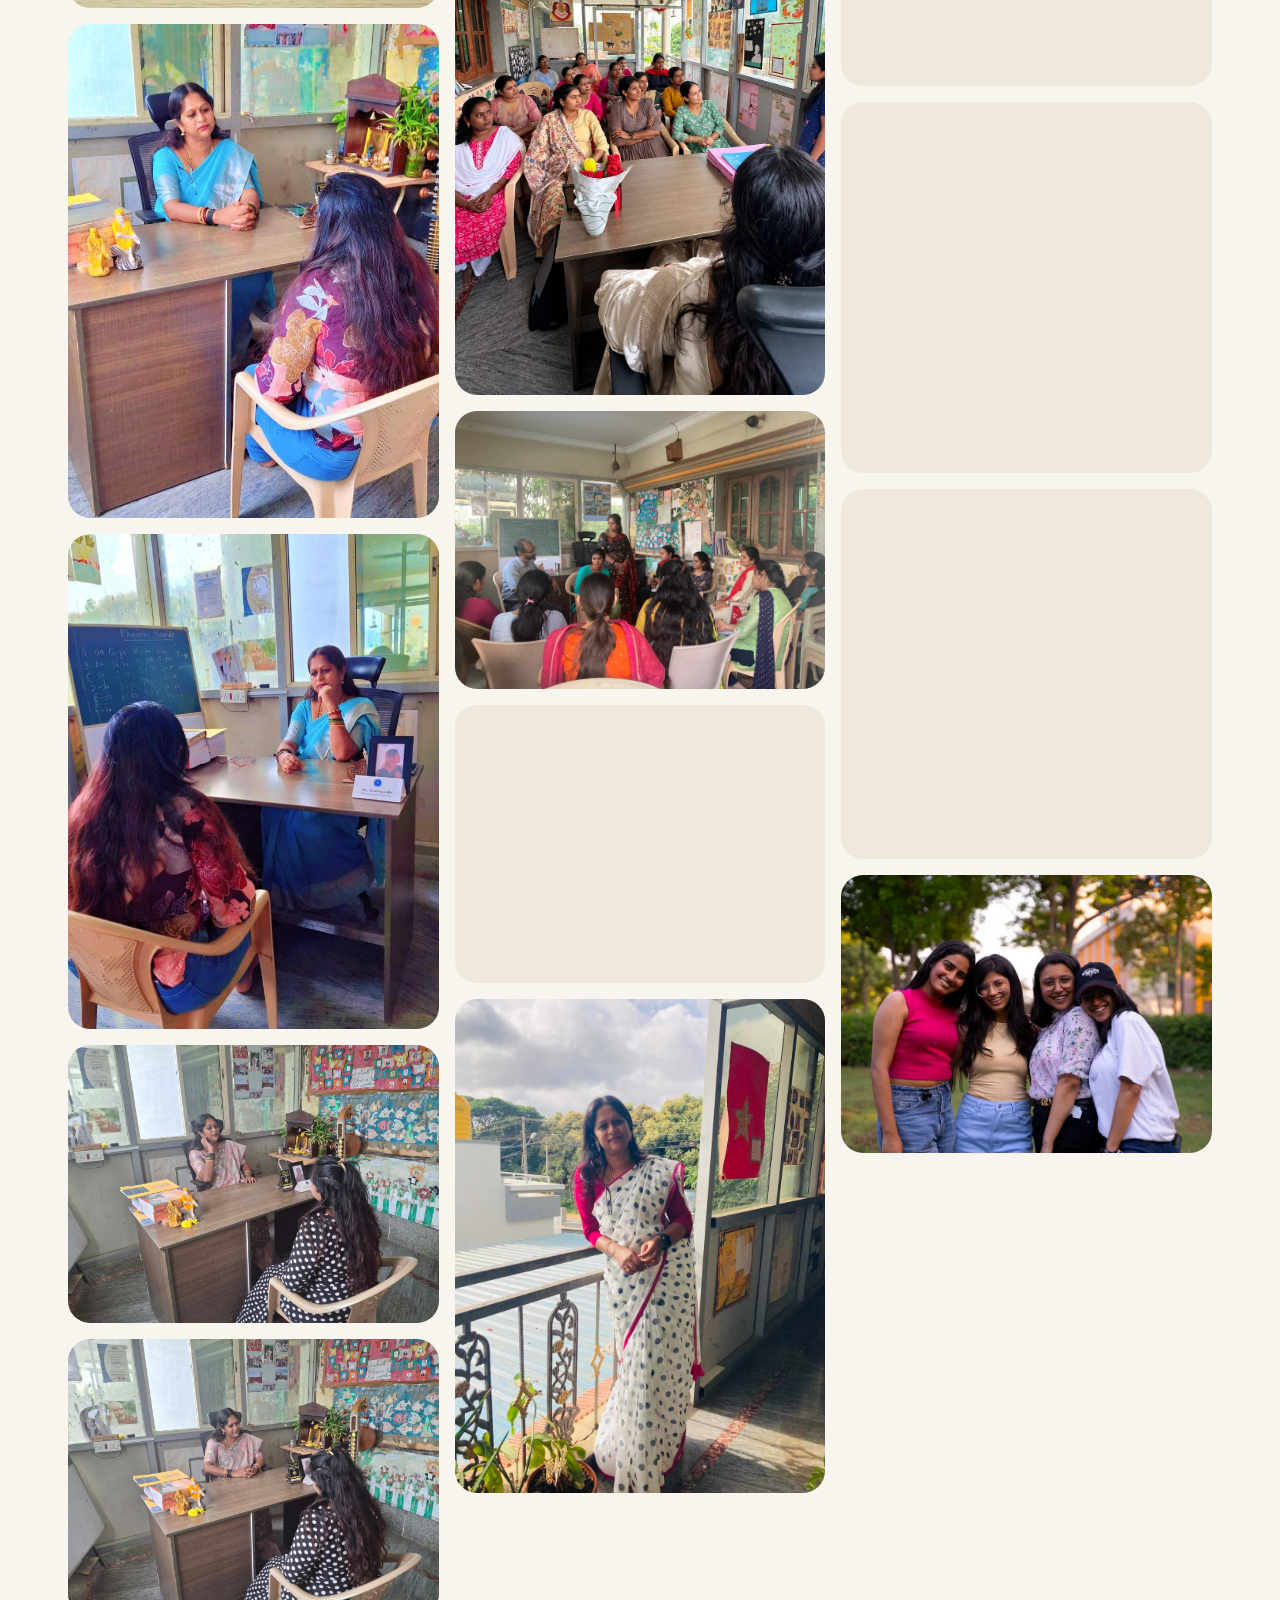
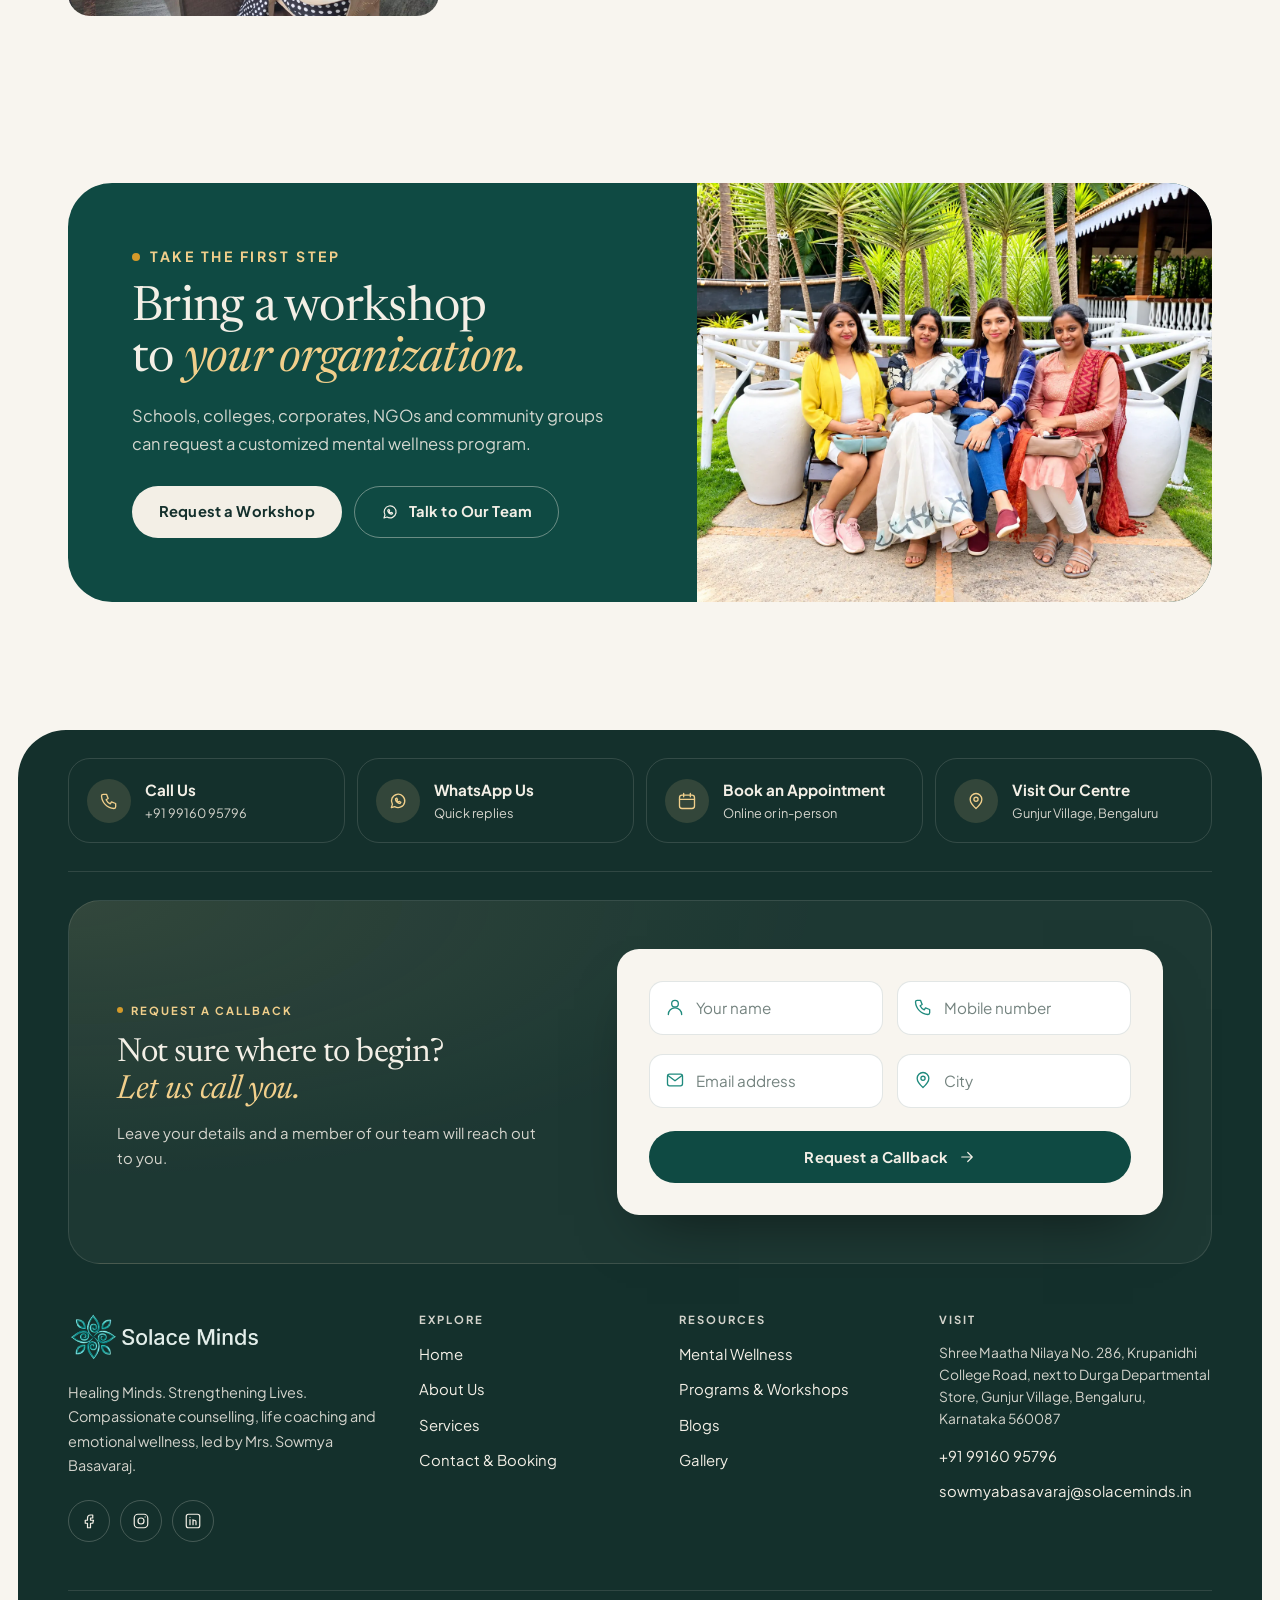
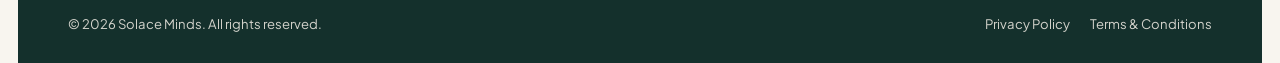
<file: gallery.html>
<!DOCTYPE html>
<html lang="en-IN">
<head>
<meta charset="utf-8">
<meta name="viewport" content="width=device-width, initial-scale=1, viewport-fit=cover">
<title>Gallery | Solace Minds</title>
<meta name="description" content="Moments from Solace Minds workshops, school programs, corporate wellness sessions and community outreach.">
<meta name="theme-color" content="#14302C">
<meta property="og:type" content="website">
<meta property="og:site_name" content="Solace Minds">
<meta property="og:title" content="Gallery | Solace Minds">
<meta property="og:description" content="Moments from Solace Minds workshops, school programs, corporate wellness sessions and community outreach.">
<meta property="og:image" content="assets/img/solace-minds-og-share.jpg">
<link rel="icon" href="assets/img/favicon.png" type="image/png">
<link rel="apple-touch-icon" href="assets/img/favicon.png">
<link rel="preconnect" href="https://fonts.googleapis.com"><link rel="preconnect" href="https://fonts.gstatic.com" crossorigin><link rel="stylesheet" href="https://fonts.googleapis.com/css2?family=Newsreader:ital,opsz,wght@0,6..72,300..600;1,6..72,300..500&family=Plus+Jakarta+Sans:wght@400;500;600;700;800&display=swap">
<link rel="stylesheet" href="assets/css/style.css">
<script>document.documentElement.classList.add('js')</script>
</head>
<body class="pg-gallery">
<div data-include="header"></div>
<main id="main">

<section class="p-hero">
  <div class="wrap">
    <div class="head-split" style="margin-bottom:0">
      <div><span class="eyebrow rv">Our Workshop Gallery</span><h1 class="rv d1">Moments that <em>inspire change</em></h1></div>
      <p class="lead rv d2">Every workshop creates opportunities for learning, connection, and growth.</p>
    </div>
  </div>
</section>
<section class="sec pt0">
  <div class="wrap">
    <div class="filters" data-filter-group="gallery-grid" role="group" aria-label="Filter gallery"><button type="button" data-filter="all" aria-pressed="true" class="on">All</button><button type="button" data-filter="counselling" aria-pressed="false">Counselling Sessions</button><button type="button" data-filter="school" aria-pressed="false">Schools &amp; Colleges</button><button type="button" data-filter="motivation" aria-pressed="false">Motivation Sessions</button><button type="button" data-filter="community" aria-pressed="false">Community Outreach</button><button type="button" data-filter="group" aria-pressed="false">Group Activities</button><button type="button" data-filter="awards" aria-pressed="false">Awards &amp; Recognition</button></div>
    <div class="masonry" id="gallery-grid"><button type="button" class="g-item t rv" data-cat="awards" data-caption="EYES 2026 Honours Nominee"><img src="assets/img/awards/eyes-award.jpeg" alt="Mrs. Sowmya Basavaraj, proudly nominated at the EYES 2026 Honours, Early Years Educators Summit" loading="lazy" decoding="async"><span class="cap"><small>Awards &amp; Recognition</small>EYES 2026 Honours Nominee</span></button><button type="button" class="g-item t rv" data-cat="awards" data-caption="Visionary Leader in Early Childhood Education"><img src="assets/img/awards/sowmya-basvara-award.jpeg" alt="Wooden trophy awarded at the EYES 2026 Early Years Educators Summit" loading="lazy" decoding="async"><span class="cap"><small>Awards &amp; Recognition</small>Visionary Leader in Early Childhood Education</span></button><button type="button" class="g-item w rv" data-cat="awards" data-caption="Certificate of Honour"><img src="assets/img/awards/women-celebrating-award-recognition.webp" alt="Mrs. Sowmya Basavaraj receiving a Certificate of Honour on stage at EYES 2026" loading="lazy" decoding="async"><span class="cap"><small>Awards &amp; Recognition</small>Certificate of Honour</span></button><button type="button" class="g-item w rv" data-cat="awards" data-caption="Celebrating Recognition"><img src="assets/img/awards/women%20celebrating-a-certificate-of-honour.webp" alt="Mrs. Sowmya Basavaraj holding her Certificate of Honour and trophy on stage" loading="lazy" decoding="async"><span class="cap"><small>Awards &amp; Recognition</small>Celebrating Recognition</span></button><button type="button" class="g-item t rv" data-cat="awards" data-caption="Among Educators at EYES 2026"><img src="assets/img/awards/sowmya-basvaraj%20award-best-teacher.jpeg" alt="Mrs. Sowmya Basavaraj attending the Early Years Educators Summit in Mumbai" loading="lazy" decoding="async"><span class="cap"><small>Awards &amp; Recognition</small>Among Educators at EYES 2026</span></button><button type="button" class="g-item w rv" data-cat="awards" data-caption="Namaskar Mumbai, EYES 2026"><img src="assets/img/awards/sowmya-basvaraj-award-best-teacher.jpeg" alt="Mrs. Sowmya Basavaraj at the EYES 2026 Early Years Educators Summit in Mumbai" loading="lazy" decoding="async"><span class="cap"><small>Awards &amp; Recognition</small>Namaskar Mumbai, EYES 2026</span></button><button type="button" class="g-item w rv" data-cat="awards" data-caption="EYES 2026 Certificate of Honour"><img src="assets/img/awards/eyes-certificate-of-honour.png" alt="Framed Certificate of Honour presented to Ms. Sowmya Basavaraj at the Early Years Educators Summit 2026, Mumbai" loading="lazy" decoding="async"><span class="cap"><small>Awards &amp; Recognition</small>EYES 2026 Certificate of Honour</span></button><button type="button" class="g-item t rv" data-cat="counselling" data-caption="One-to-One Counselling"><img src="assets/img/solace-minds-counselling-session-1.jpg" alt="A client in a one-to-one counselling session with Mrs. Sowmya Basavaraj" loading="lazy" decoding="async"><span class="cap"><small>Counselling Sessions</small>One-to-One Counselling</span></button><button type="button" class="g-item t rv" data-cat="counselling" data-caption="A Safe Space to Talk"><img src="assets/img/solace-minds-counselling-session-2.jpg" alt="Mrs. Sowmya Basavaraj listening to a client across her desk" loading="lazy" decoding="async"><span class="cap"><small>Counselling Sessions</small>A Safe Space to Talk</span></button><button type="button" class="g-item w rv" data-cat="counselling" data-caption="Listening with Care"><img src="assets/img/solace-minds-counselling-session-3.jpg" alt="Mrs. Sowmya Basavaraj in conversation with a client in her office" loading="lazy" decoding="async"><span class="cap"><small>Counselling Sessions</small>Listening with Care</span></button><button type="button" class="g-item w rv" data-cat="counselling" data-caption="Personal Counselling Session"><img src="assets/img/solace-minds-counselling-session-4.jpg" alt="Mrs. Sowmya Basavaraj smiling during a counselling session" loading="lazy" decoding="async"><span class="cap"><small>Counselling Sessions</small>Personal Counselling Session</span></button><button type="button" class="g-item w rv" data-cat="counselling" data-caption="Guidance & Support"><img src="assets/img/solace-minds-counselling-session-5.jpg" alt="Mrs. Sowmya Basavaraj offering guidance to a client" loading="lazy" decoding="async"><span class="cap"><small>Counselling Sessions</small>Guidance & Support</span></button><button type="button" class="g-item w rv" data-cat="counselling" data-caption="Heart-to-Heart Conversations"><img src="assets/img/solace-minds-counselling-session-6.jpg" alt="Mrs. Sowmya Basavaraj talking with a visitor in her office" loading="lazy" decoding="async"><span class="cap"><small>Counselling Sessions</small>Heart-to-Heart Conversations</span></button><button type="button" class="g-item w rv" data-cat="counselling" data-caption="Every Story Matters"><img src="assets/img/solace-minds-counselling-session-7.jpg" alt="A visitor sharing her thoughts with Mrs. Sowmya Basavaraj" loading="lazy" decoding="async"><span class="cap"><small>Counselling Sessions</small>Every Story Matters</span></button><button type="button" class="g-item s rv" data-cat="counselling" data-caption="Compassionate Guidance"><img src="assets/img/solace-minds-counselling-session-8.jpg" alt="Mrs. Sowmya Basavaraj with folded hands, listening to a client" loading="lazy" decoding="async"><span class="cap"><small>Counselling Sessions</small>Compassionate Guidance</span></button><button type="button" class="g-item w rv" data-cat="group" data-caption="Mindful Breathing Session"><img src="assets/img/solace-minds-workshop-breathing-session.webp" alt="Participants practising a guided breathing exercise with hands on their hearts" loading="lazy" decoding="async"><span class="cap"><small>Group Activities</small>Mindful Breathing Session</span></button><button type="button" class="g-item t rv" data-cat="school" data-caption="Teacher Training Workshop"><img src="assets/img/solace-minds-teacher-training-workshop.webp" alt="A facilitator writing on a chalkboard during a training session for teachers" loading="lazy" decoding="async"><span class="cap"><small>Schools &amp; Colleges</small>Teacher Training Workshop</span></button><button type="button" class="g-item t rv" data-cat="group" data-caption="Celebrating Together"><img src="assets/img/solace-minds-team-celebration.jpg" alt="Mrs. Sowmya Basavaraj smiling with a group of women on a garden bench" loading="lazy" decoding="async"><span class="cap"><small>Group Activities</small>Celebrating Together</span></button><button type="button" class="g-item t rv" data-cat="school" data-caption="Educator Wellness Session"><img src="assets/img/solace-minds-educator-wellness-session.jpg" alt="A group of educators listening during a wellness session" loading="lazy" decoding="async"><span class="cap"><small>Schools &amp; Colleges</small>Educator Wellness Session</span></button><button type="button" class="g-item w rv" data-cat="group" data-caption="Interactive Group Discussion"><img src="assets/img/solace-minds-group-discussion.jpg" alt="Participants seated in a circle during an interactive group discussion" loading="lazy" decoding="async"><span class="cap"><small>Group Activities</small>Interactive Group Discussion</span></button><button type="button" class="g-item w rv" data-cat="community" data-caption="Wellness Meet-up"><img src="assets/img/solace-minds-mental-wellness-group.jpg" alt="Four women sitting together on a garden bench" loading="lazy" decoding="async"><span class="cap"><small>Community Outreach</small>Wellness Meet-up</span></button><button type="button" class="g-item t rv" data-cat="motivation" data-caption="Meet Our Founder"><img src="assets/img/solace-minds-founder-sowmya-balcony.jpg" alt="Mrs. Sowmya Basavaraj standing on a balcony in a white polka-dot saree" loading="lazy" decoding="async"><span class="cap"><small>Motivation Sessions</small>Meet Our Founder</span></button><button type="button" class="g-item w rv" data-cat="community" data-caption="Community Get-together"><img src="assets/img/solace-minds-community-lunch-gathering.jpg" alt="A large group of women sharing a meal together at a long outdoor table" loading="lazy" decoding="async"><span class="cap"><small>Community Outreach</small>Community Get-together</span></button><button type="button" class="g-item w rv" data-cat="community" data-caption="Women&#39;s Wellness Meet-up"><img src="assets/img/solace-minds-cafe-meetup.jpg" alt="A group of women smiling together around a table at a cafe meet-up" loading="lazy" decoding="async"><span class="cap"><small>Community Outreach</small>Women&#39;s Wellness Meet-up</span></button><button type="button" class="g-item w rv" data-cat="community" data-caption="Group Outing"><img src="assets/img/solace-minds-group-outing.jpg" alt="A group of women seated around a long table during a group outing" loading="lazy" decoding="async"><span class="cap"><small>Community Outreach</small>Group Outing</span></button><button type="button" class="g-item t rv" data-cat="school" data-caption="School Awareness Sessions"><img src="assets/img/solace-minds-school-awareness-session.webp" alt="Indian schoolgirls listening attentively in class" loading="lazy" decoding="async"><span class="cap"><small>Schools &amp; Colleges</small>School Awareness Sessions</span></button><button type="button" class="g-item w rv" data-cat="motivation" data-caption="Motivation Sessions"><img src="assets/img/solace-minds-corporate-wellness.webp" alt="Professionals presenting at a corporate event in Ahmedabad" loading="lazy" decoding="async"><span class="cap"><small>Motivation Sessions</small>Motivation Sessions</span></button><button type="button" class="g-item w rv" data-cat="community" data-caption="Community Outreach Programs"><img src="assets/img/solace-minds-community-wellness-program.webp" alt="A community meeting in rural Nagpur" loading="lazy" decoding="async"><span class="cap"><small>Community Outreach</small>Community Outreach Programs</span></button><button type="button" class="g-item t rv" data-cat="group" data-caption="Group Activities"><img src="assets/img/solace-minds-group-yoga-wellness.webp" alt="A group of young adults in a yoga class" loading="lazy" decoding="async"><span class="cap"><small>Group Activities</small>Group Activities</span></button><button type="button" class="g-item w rv" data-cat="school" data-caption="College Workshops"><img src="assets/img/solace-minds-college-students-wellness.webp" alt="College students relaxing together under a tree at Santiniketan" loading="lazy" decoding="async"><span class="cap"><small>Schools &amp; Colleges</small>College Workshops</span></button><button type="button" class="g-item s rv" data-cat="community" data-caption="Parenting Workshops"><img src="assets/img/solace-minds-kids-counselling.webp" alt="A mother laughing with her young daughter" loading="lazy" decoding="async"><span class="cap"><small>Community Outreach</small>Parenting Workshops</span></button><button type="button" class="g-item s rv" data-cat="community" data-caption="Mental Wellness Events"><img src="assets/img/solace-minds-mental-wellness-meditation.webp" alt="An Indian woman meditating in a tranquil park in Hyderabad" loading="lazy" decoding="async"><span class="cap"><small>Community Outreach</small>Mental Wellness Events</span></button><button type="button" class="g-item w rv" data-cat="group" data-caption="Group Counselling Activities"><img src="assets/img/solace-minds-friends-emotional-wellness.webp" alt="A group of friends smiling together outdoors" loading="lazy" decoding="async"><span class="cap"><small>Group Activities</small>Group Counselling Activities</span></button></div>
  </div>
</section>
<dialog class="lightbox" id="lightbox" aria-label="Image preview"><button class="x" type="button" data-close aria-label="Close"><svg viewBox="0 0 24 24" fill="none" stroke="currentColor" stroke-width="1.8" stroke-linecap="round" stroke-linejoin="round" aria-hidden="true"><path d="M6 6l12 12M18 6 6 18"/></svg></button><img alt=""><p></p></dialog>
<section class="sec-sm"><div class="wrap"><div class="cta-panel rv">
  <div class="in"><span class="eyebrow" style="color:#F1CF8B">Take the first step</span><h2>Bring a workshop to <em>your organization.</em></h2><p>Schools, colleges, corporates, NGOs and community groups can request a customized mental wellness program.</p><div class="ctas"><a class="btn btn-light" href="workshops.html#enquiry">Request a Workshop</a><a class="btn btn-line-light" href="https://wa.me/919916095796" target="_blank" rel="noopener"><svg viewBox="0 0 24 24" fill="none" stroke="currentColor" stroke-width="1.6" stroke-linecap="round" stroke-linejoin="round" aria-hidden="true"><path d="M4 20l1.3-4A8 8 0 1 1 8 18.7Z"/><path d="M9 9.5c0 3 2.5 5.5 5.5 5.5l1-1.5-2-1-1 .8a4 4 0 0 1-1.8-1.8l.8-1-1-2Z"/></svg>Talk to Our Team</a></div></div>
  <div class="ph"><img src="assets/img/wellness-meditation.webp" alt="Young children listening and participating in class" loading="lazy" decoding="async"></div>
</div></div></section>
</main>
<div data-include="footer"></div>
<script src="assets/js/main.js"></script>
</body>
</html>
</file>
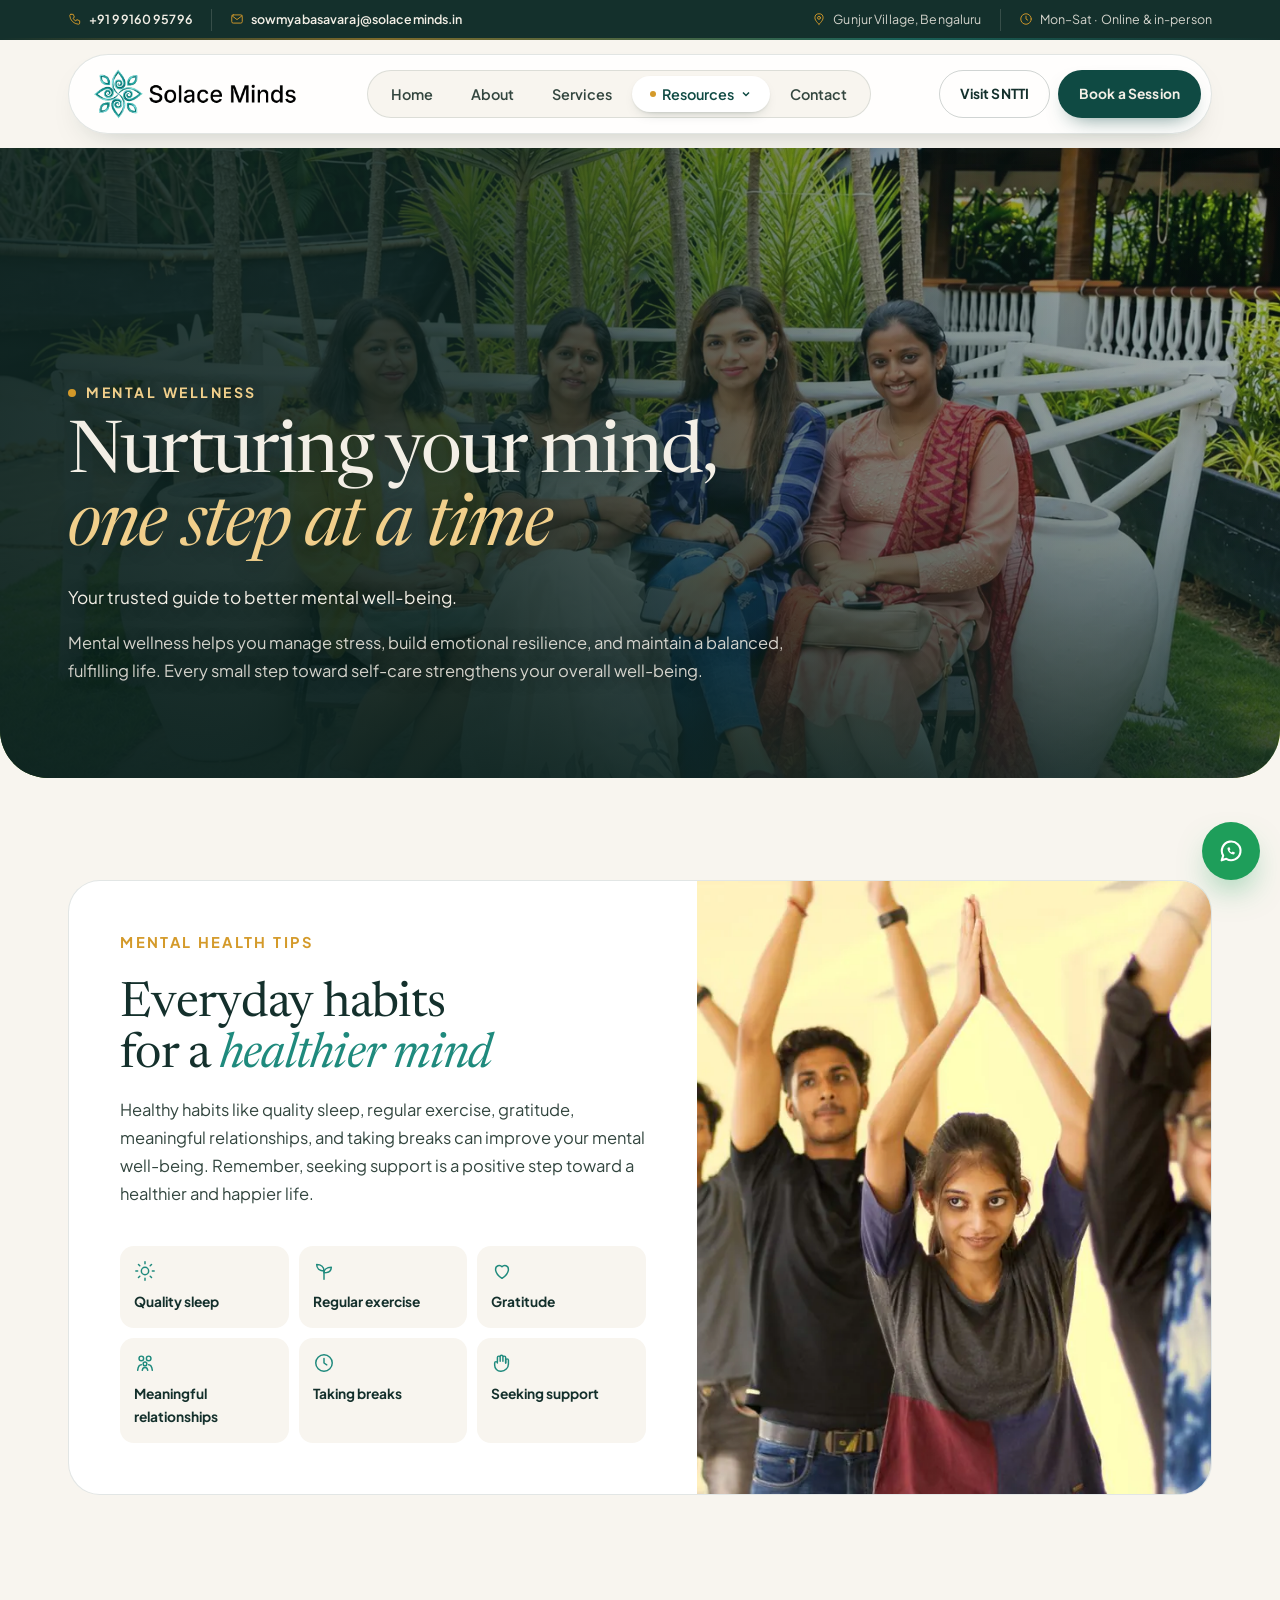
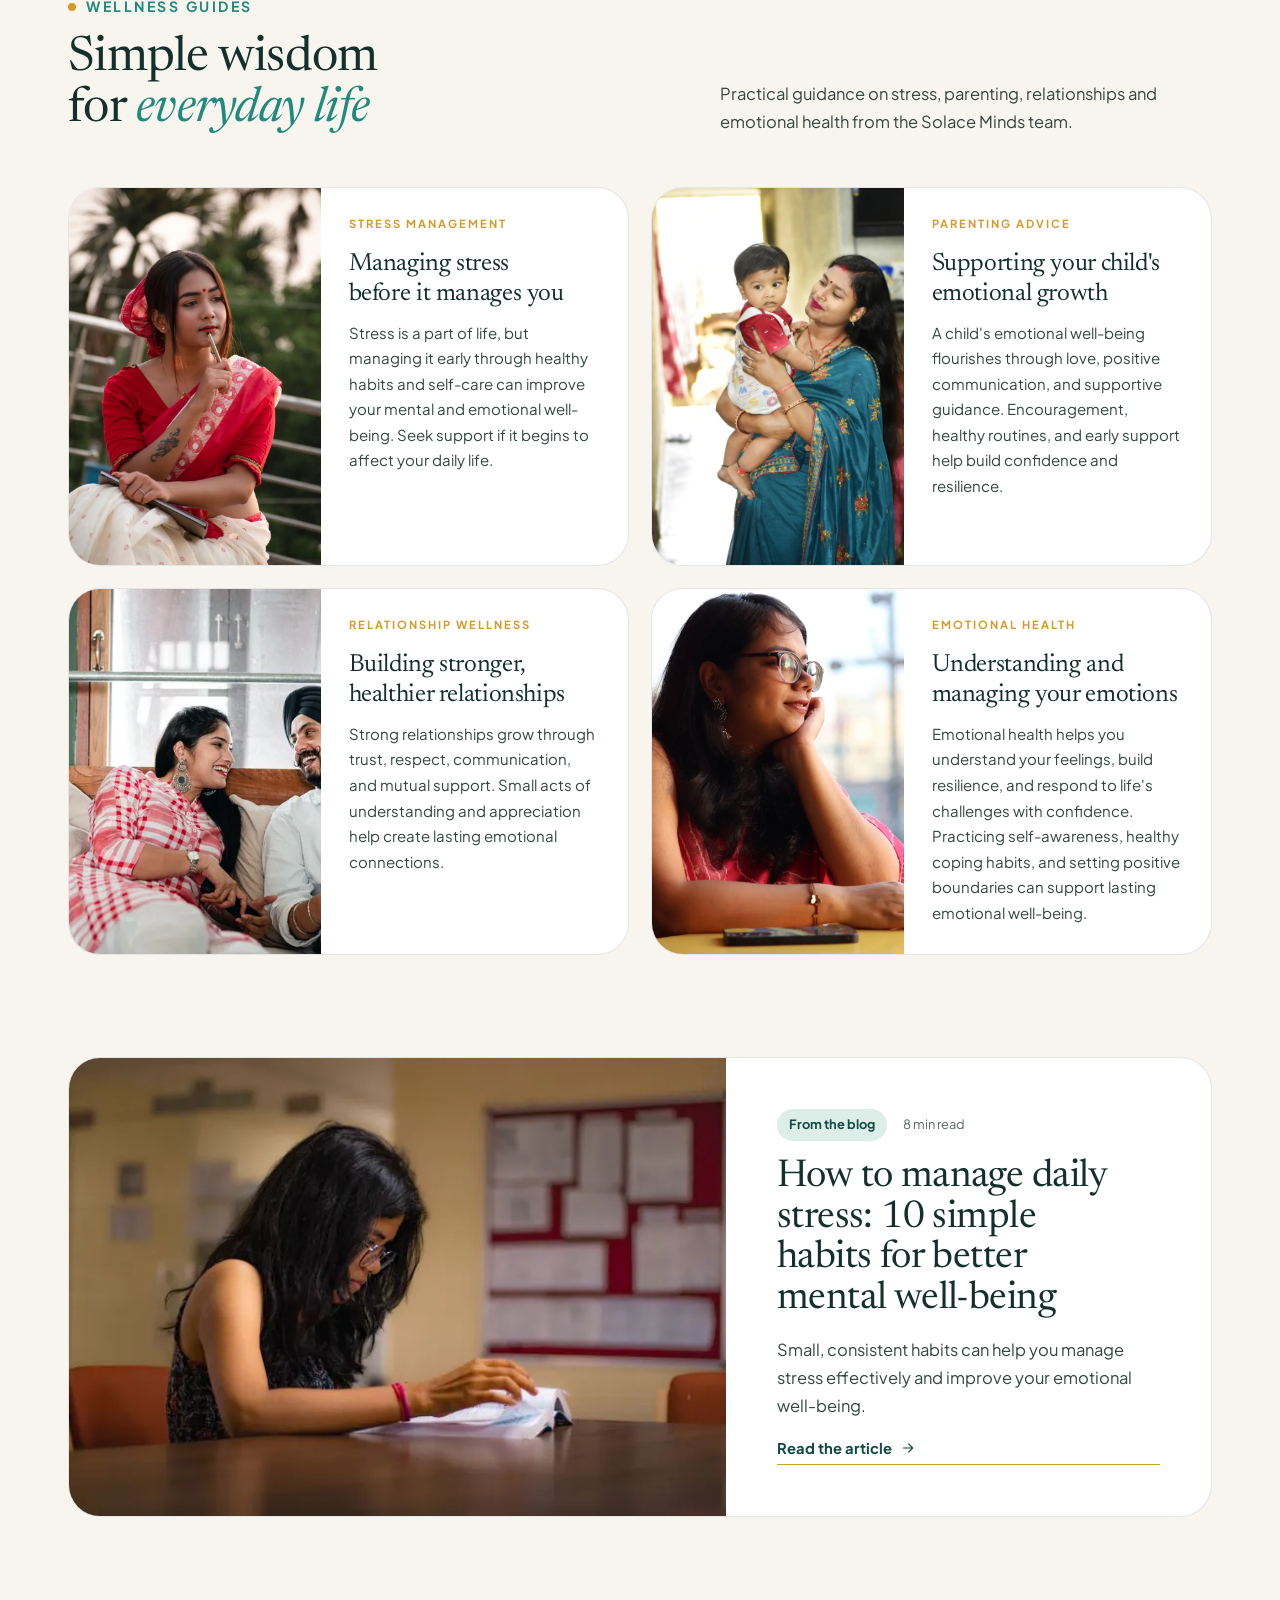
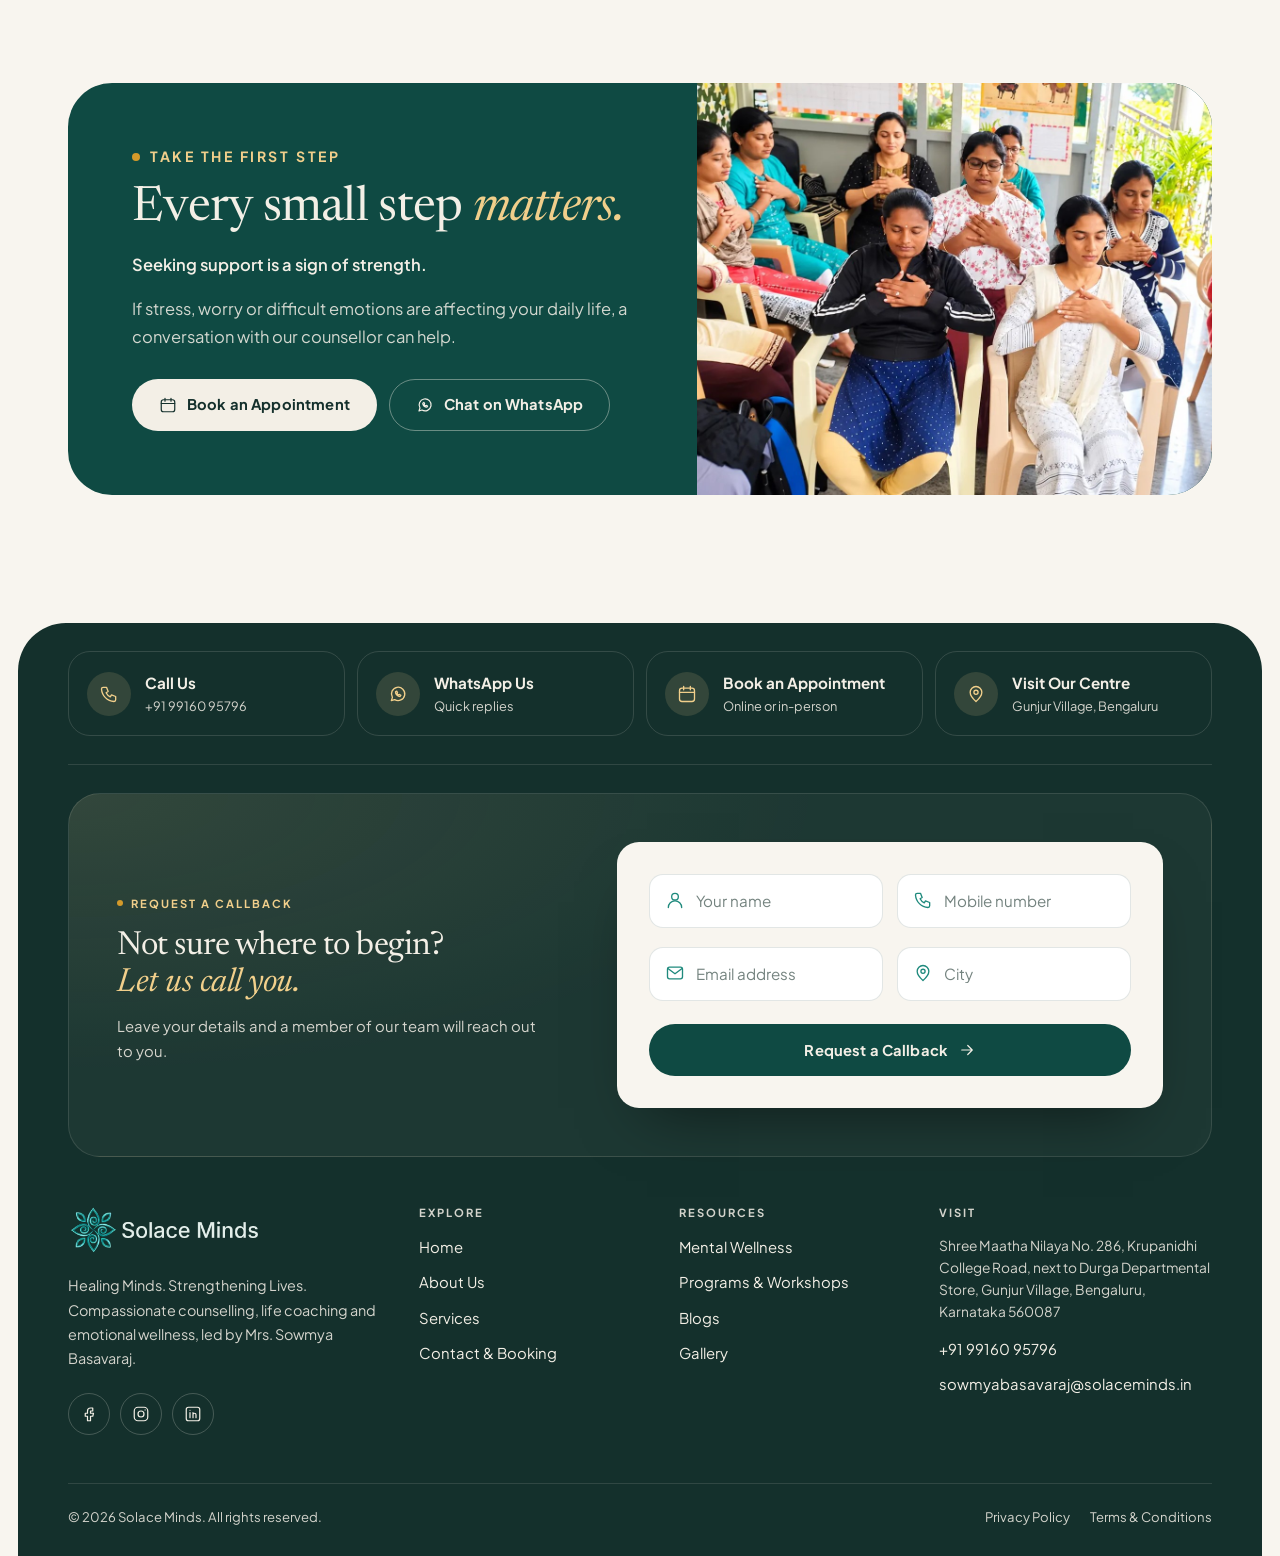
<file: mental-wellness.html>
<!DOCTYPE html>
<html lang="en-IN">
<head>
<meta charset="utf-8">
<meta name="viewport" content="width=device-width, initial-scale=1, viewport-fit=cover">
<title>Mental Wellness Guides | Solace Minds</title>
<meta name="description" content="Mental health tips, stress management, parenting advice, relationship wellness and emotional health guidance.">
<meta name="theme-color" content="#14302C">
<meta property="og:type" content="website">
<meta property="og:site_name" content="Solace Minds">
<meta property="og:title" content="Mental Wellness Guides | Solace Minds">
<meta property="og:description" content="Mental health tips, stress management, parenting advice, relationship wellness and emotional health guidance.">
<meta property="og:image" content="assets/img/solace-minds-og-share.jpg">
<link rel="icon" href="assets/img/favicon.png" type="image/png">
<link rel="apple-touch-icon" href="assets/img/favicon.png">
<link rel="preconnect" href="https://fonts.googleapis.com"><link rel="preconnect" href="https://fonts.gstatic.com" crossorigin><link rel="stylesheet" href="https://fonts.googleapis.com/css2?family=Newsreader:ital,opsz,wght@0,6..72,300..600;1,6..72,300..500&family=Plus+Jakarta+Sans:wght@400;500;600;700;800&display=swap">
<link rel="stylesheet" href="assets/css/style.css">
<script>document.documentElement.classList.add('js')</script>
</head>
<body class="pg-wellness">
<div data-include="header"></div>
<main id="main">

<section class="photo-hero">
  <img src="assets/img/solace-minds-mental-wellness-group.webp" alt="" style="object-position:50% 38%" loading="eager" decoding="async">
  <div class="wrap">
    <span class="eyebrow rv">Mental Wellness</span>
    <h1 class="rv d1" style="margin:14px 0 18px">Nurturing your mind, <em>one step at a time</em></h1>
    <p class="lead rv d2">Your trusted guide to better mental well-being.</p>
    <p class="rv d2">Mental wellness helps you manage stress, build emotional resilience, and maintain a balanced, fulfilling life. Every small step toward self-care strengthens your overall well-being.</p>
  </div>
</section>

<section class="sec" id="mental-health-tips">
  <div class="wrap">
    <div class="topic-feature rv">
      <div class="in">
        <span class="kick kick-lg">Mental Health Tips</span>
        <h2>Everyday habits for a <em>healthier mind</em></h2>
        <p>Healthy habits like quality sleep, regular exercise, gratitude, meaningful relationships, and taking breaks can improve your mental well-being. Remember, seeking support is a positive step toward a healthier and happier life.</p>
        <div class="habit"><div><svg viewBox="0 0 24 24" fill="none" stroke="currentColor" stroke-width="1.6" stroke-linecap="round" stroke-linejoin="round" aria-hidden="true"><circle cx="12" cy="12" r="4"/><path d="M12 2v2M12 20v2M2 12h2M20 12h2M4.9 4.9l1.4 1.4M17.7 17.7l1.4 1.4M4.9 19.1l1.4-1.4M17.7 6.3l1.4-1.4"/></svg>Quality sleep</div><div><svg viewBox="0 0 24 24" fill="none" stroke="currentColor" stroke-width="1.6" stroke-linecap="round" stroke-linejoin="round" aria-hidden="true"><path d="M12 21v-9"/><path d="M12 12C12 8 9 5 4 5c0 4 3 7 8 7Z"/><path d="M12 14c0-3 2.5-6 8-6 0 3.5-3 6-8 6Z"/></svg>Regular exercise</div><div><svg viewBox="0 0 24 24" fill="none" stroke="currentColor" stroke-width="1.6" stroke-linecap="round" stroke-linejoin="round" aria-hidden="true"><path d="M12 20s-7-4.4-7-10a4 4 0 0 1 7-2.6A4 4 0 0 1 19 10c0 5.6-7 10-7 10Z"/></svg>Gratitude</div><div><svg viewBox="0 0 24 24" fill="none" stroke="currentColor" stroke-width="1.6" stroke-linecap="round" stroke-linejoin="round" aria-hidden="true"><circle cx="8" cy="7" r="2.5"/><circle cx="16" cy="7" r="2.5"/><circle cx="12" cy="13" r="2"/><path d="M4 20c.5-4 2-6 4-6M20 20c-.5-4-2-6-4-6M9 20c.3-2 1.5-3 3-3s2.7 1 3 3"/></svg>Meaningful relationships</div><div><svg viewBox="0 0 24 24" fill="none" stroke="currentColor" stroke-width="1.6" stroke-linecap="round" stroke-linejoin="round" aria-hidden="true"><circle cx="12" cy="12" r="9"/><path d="M12 7v5l3 2"/></svg>Taking breaks</div><div><svg viewBox="0 0 24 24" fill="none" stroke="currentColor" stroke-width="1.6" stroke-linecap="round" stroke-linejoin="round" aria-hidden="true"><path d="M7 11V6a1.5 1.5 0 0 1 3 0v4M10 10V5a1.5 1.5 0 0 1 3 0v5M13 10V6a1.5 1.5 0 0 1 3 0v6"/><path d="M16 12V9a1.5 1.5 0 0 1 3 0v4a8 8 0 0 1-8 8h-.5A6.5 6.5 0 0 1 4 14.5V12a1.5 1.5 0 0 1 3 0"/></svg>Seeking support</div></div>
      </div>
      <div class="ph"><img src="assets/img/solace-minds-group-yoga-wellness.webp" alt="A group of young adults in a yoga class" loading="lazy" decoding="async"></div>
    </div>
  </div>
</section>

<section class="sec pt0">
  <div class="wrap">
    <div class="head-split"><div class="head" style="margin:0"><span class="eyebrow rv">Wellness Guides</span><h2 class="rv d1">Simple wisdom for <em>everyday life</em></h2></div><p class="rv d2">Practical guidance on stress, parenting, relationships and emotional health from the Solace Minds team.</p></div>
    <div class="topics"><article class="topic rv d0" id="stress"><div class="ph"><img src="assets/img/solace-minds-stress-management.webp" alt="An Indian woman in a saree thinking quietly with a pen" loading="lazy" decoding="async"></div><div class="in"><span class="kick">Stress Management</span><h3>Managing stress before it manages you</h3><p>Stress is a part of life, but managing it early through healthy habits and self-care can improve your mental and emotional well-being. Seek support if it begins to affect your daily life.</p></div></article><article class="topic rv d1" id="parenting"><div class="ph"><img src="assets/img/solace-minds-mother-and-child-bonding.webp" alt="An Indian mother lovingly holding her child" loading="lazy" decoding="async"></div><div class="in"><span class="kick">Parenting Advice</span><h3>Supporting your child's emotional growth</h3><p>A child's emotional well-being flourishes through love, positive communication, and supportive guidance. Encouragement, healthy routines, and early support help build confidence and resilience.</p></div></article><article class="topic rv d0" id="relationships"><div class="ph"><img src="assets/img/solace-minds-marital-counselling.webp" alt="A smiling couple talking together on a sofa" loading="lazy" decoding="async"></div><div class="in"><span class="kick">Relationship Wellness</span><h3>Building stronger, healthier relationships</h3><p>Strong relationships grow through trust, respect, communication, and mutual support. Small acts of understanding and appreciation help create lasting emotional connections.</p></div></article><article class="topic rv d1" id="emotional-health"><div class="ph"><img src="assets/img/solace-minds-emotional-wellness.webp" alt="A young Indian woman enjoying a peaceful moment by the window" loading="lazy" decoding="async"></div><div class="in"><span class="kick">Emotional Health</span><h3>Understanding and managing your emotions</h3><p>Emotional health helps you understand your feelings, build resilience, and respond to life's challenges with confidence. Practicing self-awareness, healthy coping habits, and setting positive boundaries can support lasting emotional well-being.</p></div></article></div>
  </div>
</section>

<section class="sec pt0">
  <div class="wrap">
    <a class="post-hero rv" href="blog-manage-daily-stress.html">
      <div class="ph"><img src="assets/img/solace-minds-student-study-stress.webp" alt="A woman meditating on the beach in Chennai" loading="lazy" decoding="async"></div>
      <div class="in">
        <div class="meta"><span class="cat">From the blog</span><span>8 min read</span></div>
        <h2>How to manage daily stress: 10 simple habits for better mental well-being</h2>
        <p>Small, consistent habits can help you manage stress effectively and improve your emotional well-being.</p>
        <span class="link">Read the article <svg viewBox="0 0 24 24" fill="none" stroke="currentColor" stroke-width="1.6" stroke-linecap="round" stroke-linejoin="round" aria-hidden="true"><path d="M5 12h14M13 6l6 6-6 6"/></svg></span>
      </div>
    </a>
  </div>
</section>

<section class="sec-sm"><div class="wrap"><div class="cta-panel rv">
  <div class="in"><span class="eyebrow" style="color:#F1CF8B">Take the first step</span><h2>Every small step <em>matters.</em></h2><p class="strong">Seeking support is a sign of strength.</p><p>If stress, worry or difficult emotions are affecting your daily life, a conversation with our counsellor can help.</p><div class="ctas"><a class="btn btn-light" href="contact.html#appointment"><svg viewBox="0 0 24 24" fill="none" stroke="currentColor" stroke-width="1.6" stroke-linecap="round" stroke-linejoin="round" aria-hidden="true"><rect x="3" y="5" width="18" height="16" rx="3"/><path d="M3 10h18M8 3v4M16 3v4"/></svg>Book an Appointment</a><a class="btn btn-line-light" href="https://wa.me/919916095796" target="_blank" rel="noopener"><svg viewBox="0 0 24 24" fill="none" stroke="currentColor" stroke-width="1.6" stroke-linecap="round" stroke-linejoin="round" aria-hidden="true"><path d="M4 20l1.3-4A8 8 0 1 1 8 18.7Z"/><path d="M9 9.5c0 3 2.5 5.5 5.5 5.5l1-1.5-2-1-1 .8a4 4 0 0 1-1.8-1.8l.8-1-1-2Z"/></svg>Chat on WhatsApp</a></div></div>
  <div class="ph"><img src="assets/img/peaceful-group-meditation.jpg" alt="A woman sharing her thoughts with a counsellor" loading="lazy" decoding="async"></div>
</div></div></section>
</main>
<div data-include="footer"></div>
<script src="assets/js/main.js"></script>
</body>
</html>
</file>
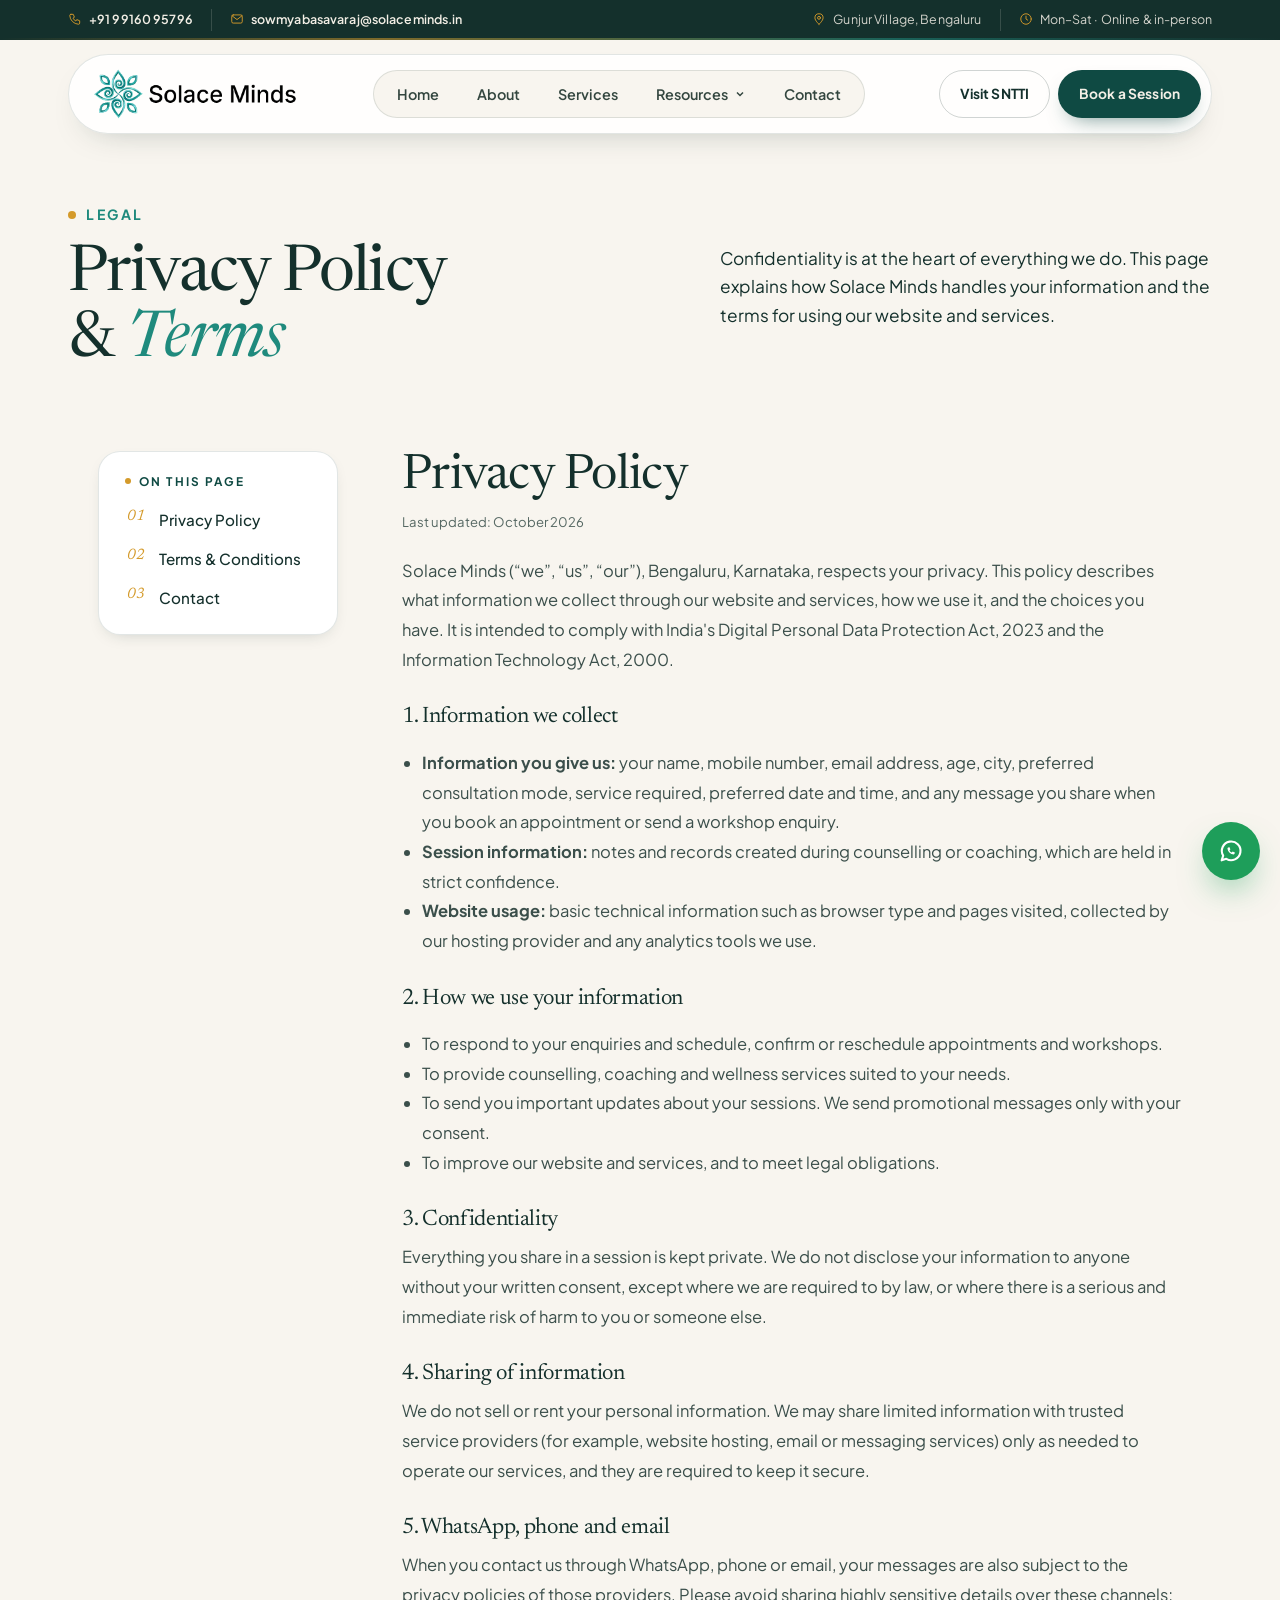
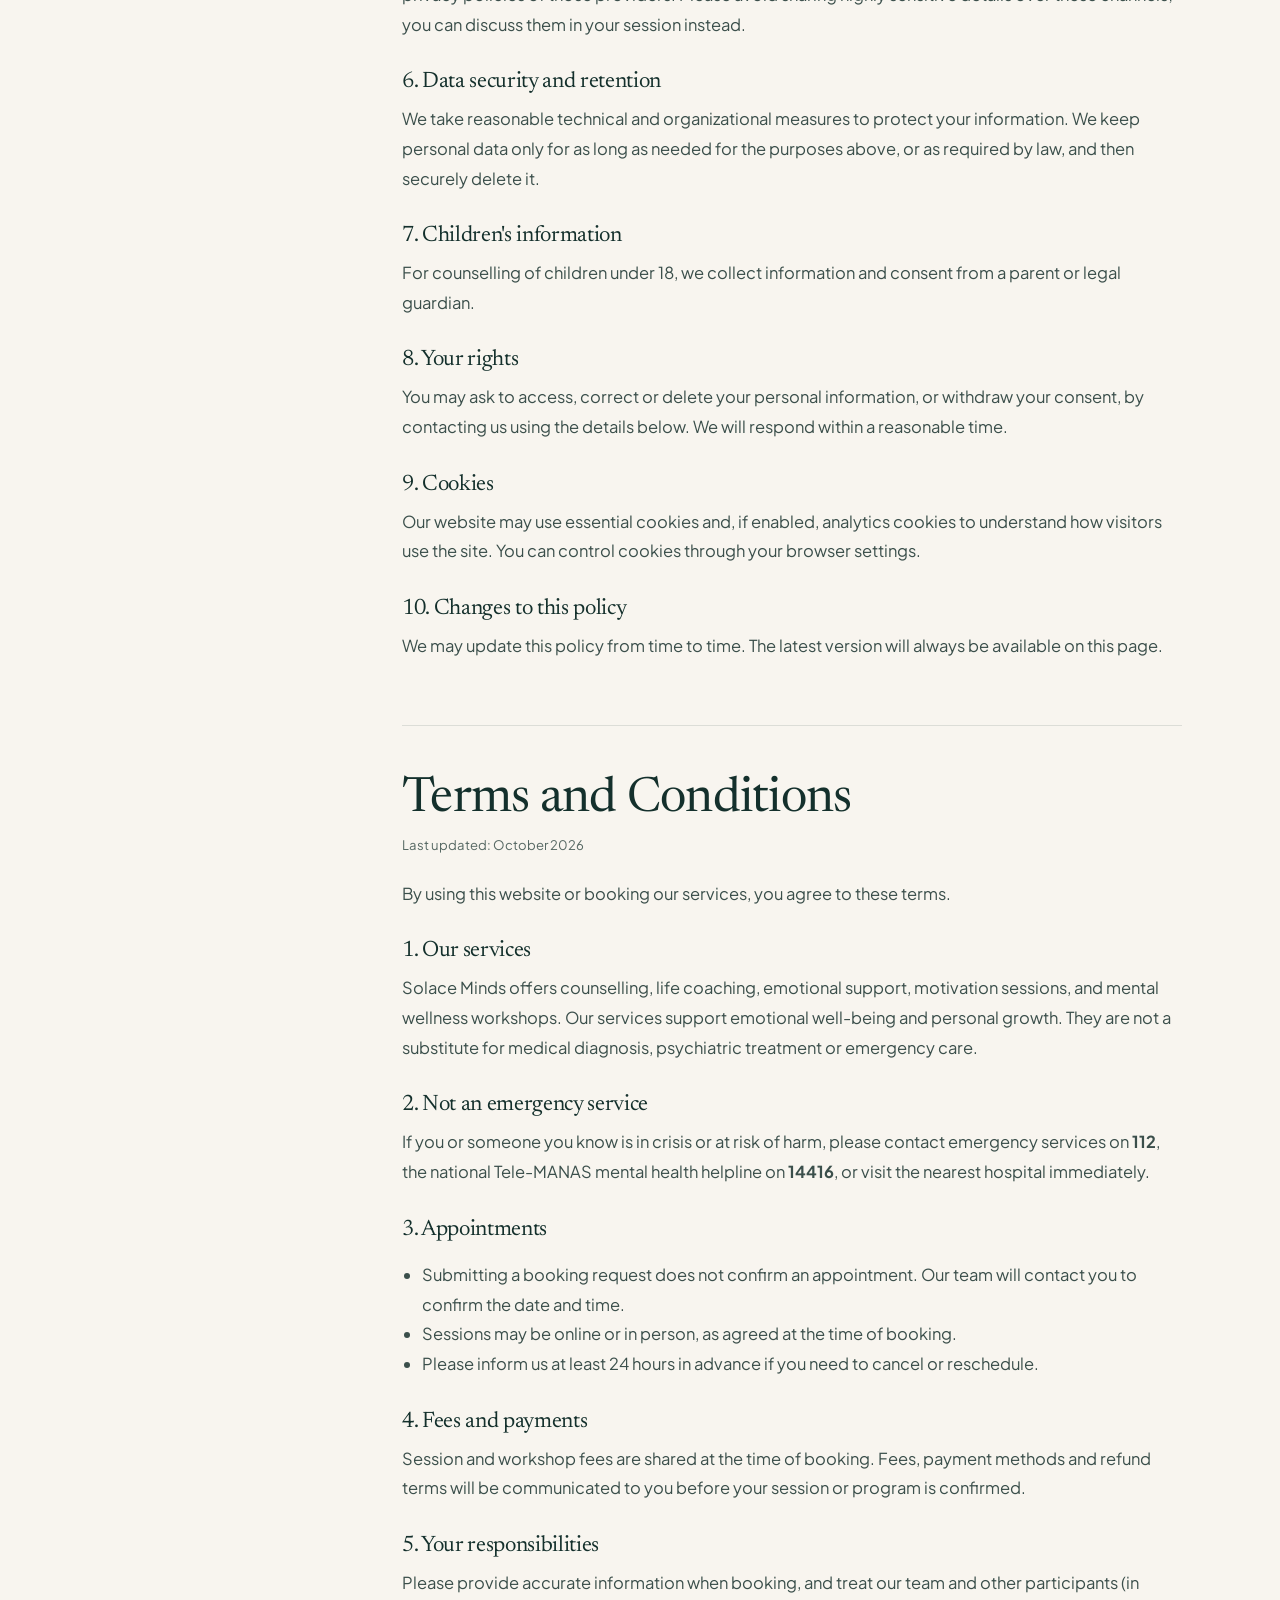
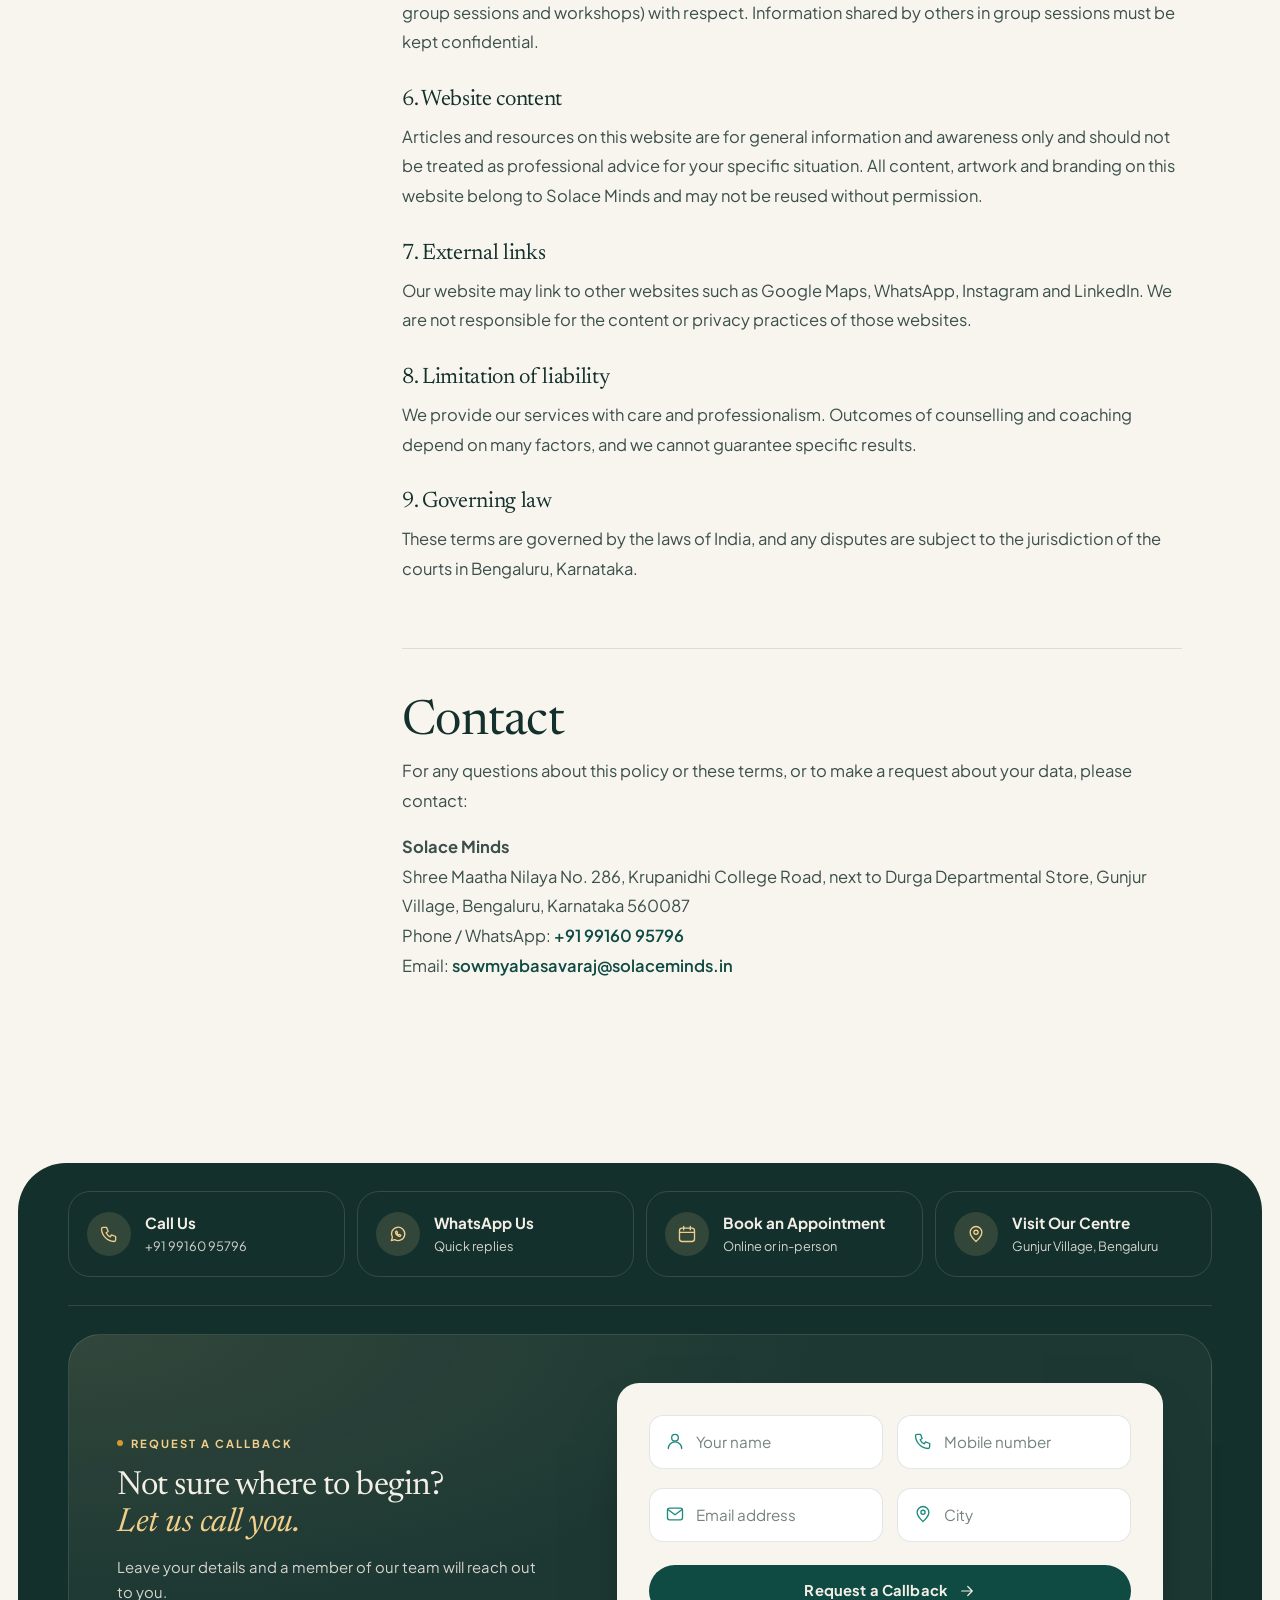
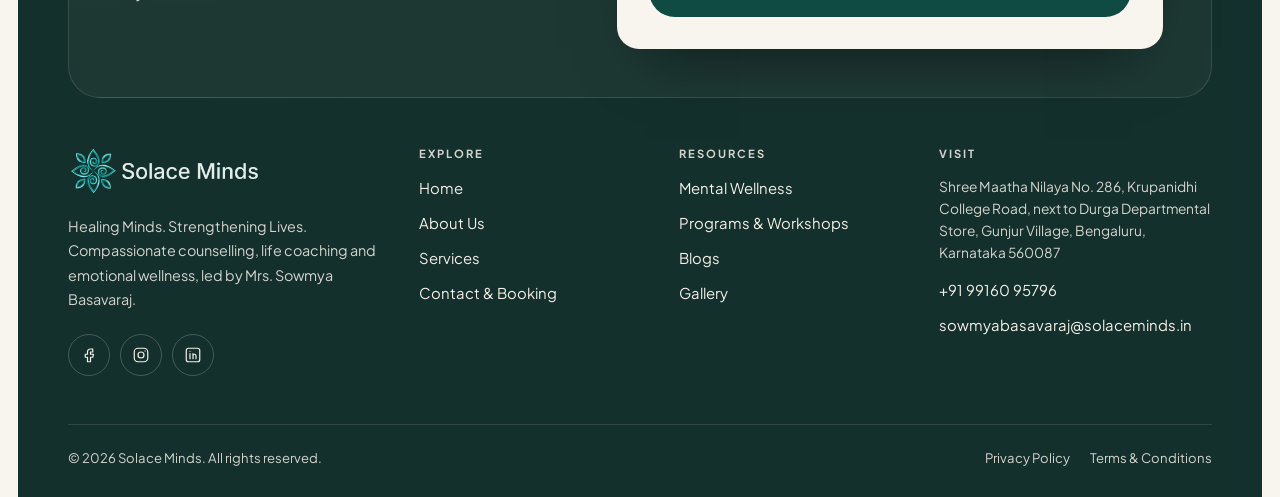
<file: privacy-terms.html>
<!DOCTYPE html>
<html lang="en-IN">
<head>
<meta charset="utf-8">
<meta name="viewport" content="width=device-width, initial-scale=1, viewport-fit=cover">
<title>Privacy Policy &amp; Terms | Solace Minds</title>
<meta name="description" content="How Solace Minds protects your information, and the terms for using our website and services.">
<meta name="theme-color" content="#14302C">
<meta property="og:type" content="website">
<meta property="og:site_name" content="Solace Minds">
<meta property="og:title" content="Privacy Policy &amp; Terms | Solace Minds">
<meta property="og:description" content="How Solace Minds protects your information, and the terms for using our website and services.">
<meta property="og:image" content="assets/img/solace-minds-og-share.jpg">
<link rel="icon" href="assets/img/favicon.png" type="image/png">
<link rel="apple-touch-icon" href="assets/img/favicon.png">
<link rel="preconnect" href="https://fonts.googleapis.com"><link rel="preconnect" href="https://fonts.gstatic.com" crossorigin><link rel="stylesheet" href="https://fonts.googleapis.com/css2?family=Newsreader:ital,opsz,wght@0,6..72,300..600;1,6..72,300..500&family=Plus+Jakarta+Sans:wght@400;500;600;700;800&display=swap">
<link rel="stylesheet" href="assets/css/style.css">
<script>document.documentElement.classList.add('js')</script>
</head>
<body class="pg-legal">
<div data-include="header"></div>
<main id="main">

<section class="p-hero">
  <div class="wrap">
    <div class="head-split" style="margin-bottom:0">
      <div><span class="eyebrow rv">Legal</span><h1 class="rv d1">Privacy Policy &amp; <em>Terms</em></h1></div>
      <p class="lead rv d2">Confidentiality is at the heart of everything we do. This page explains how Solace Minds handles your information and the terms for using our website and services.</p>
    </div>
  </div>
</section>
<section class="sec pt0">
  <div class="wrap legal-wrap">
    <aside class="toc" aria-label="On this page"><h4>On this page</h4><ol><li><a href="#privacy">Privacy Policy</a></li><li><a href="#terms">Terms &amp; Conditions</a></li><li><a href="#contact-legal">Contact</a></li></ol></aside>
    <div class="legal" style="min-width:0">
      <section id="privacy">
        <h2>Privacy Policy</h2>
        <p class="upd">Last updated: October 2026</p>
        <p>Solace Minds (“we”, “us”, “our”), Bengaluru, Karnataka, respects your privacy. This policy describes what information we collect through our website and services, how we use it, and the choices you have. It is intended to comply with India's Digital Personal Data Protection Act, 2023 and the Information Technology Act, 2000.</p>
        <h3>1. Information we collect</h3>
        <ul>
          <li><b>Information you give us:</b> your name, mobile number, email address, age, city, preferred consultation mode, service required, preferred date and time, and any message you share when you book an appointment or send a workshop enquiry.</li>
          <li><b>Session information:</b> notes and records created during counselling or coaching, which are held in strict confidence.</li>
          <li><b>Website usage:</b> basic technical information such as browser type and pages visited, collected by our hosting provider and any analytics tools we use.</li>
        </ul>
        <h3>2. How we use your information</h3>
        <ul>
          <li>To respond to your enquiries and schedule, confirm or reschedule appointments and workshops.</li>
          <li>To provide counselling, coaching and wellness services suited to your needs.</li>
          <li>To send you important updates about your sessions. We send promotional messages only with your consent.</li>
          <li>To improve our website and services, and to meet legal obligations.</li>
        </ul>
        <h3>3. Confidentiality</h3>
        <p>Everything you share in a session is kept private. We do not disclose your information to anyone without your written consent, except where we are required to by law, or where there is a serious and immediate risk of harm to you or someone else.</p>
        <h3>4. Sharing of information</h3>
        <p>We do not sell or rent your personal information. We may share limited information with trusted service providers (for example, website hosting, email or messaging services) only as needed to operate our services, and they are required to keep it secure.</p>
        <h3>5. WhatsApp, phone and email</h3>
        <p>When you contact us through WhatsApp, phone or email, your messages are also subject to the privacy policies of those providers. Please avoid sharing highly sensitive details over these channels; you can discuss them in your session instead.</p>
        <h3>6. Data security and retention</h3>
        <p>We take reasonable technical and organizational measures to protect your information. We keep personal data only for as long as needed for the purposes above, or as required by law, and then securely delete it.</p>
        <h3>7. Children's information</h3>
        <p>For counselling of children under 18, we collect information and consent from a parent or legal guardian.</p>
        <h3>8. Your rights</h3>
        <p>You may ask to access, correct or delete your personal information, or withdraw your consent, by contacting us using the details below. We will respond within a reasonable time.</p>
        <h3>9. Cookies</h3>
        <p>Our website may use essential cookies and, if enabled, analytics cookies to understand how visitors use the site. You can control cookies through your browser settings.</p>
        <h3>10. Changes to this policy</h3>
        <p>We may update this policy from time to time. The latest version will always be available on this page.</p>
      </section>
      <section id="terms">
        <h2>Terms and Conditions</h2>
        <p class="upd">Last updated: October 2026</p>
        <p>By using this website or booking our services, you agree to these terms.</p>
        <h3>1. Our services</h3>
        <p>Solace Minds offers counselling, life coaching, emotional support, motivation sessions, and mental wellness workshops. Our services support emotional well-being and personal growth. They are not a substitute for medical diagnosis, psychiatric treatment or emergency care.</p>
        <h3>2. Not an emergency service</h3>
        <p>If you or someone you know is in crisis or at risk of harm, please contact emergency services on <b>112</b>, the national Tele-MANAS mental health helpline on <b>14416</b>, or visit the nearest hospital immediately.</p>
        <h3>3. Appointments</h3>
        <ul>
          <li>Submitting a booking request does not confirm an appointment. Our team will contact you to confirm the date and time.</li>
          <li>Sessions may be online or in person, as agreed at the time of booking.</li>
          <li>Please inform us at least 24 hours in advance if you need to cancel or reschedule.</li>
        </ul>
        <h3>4. Fees and payments</h3>
        <p>Session and workshop fees are shared at the time of booking. Fees, payment methods and refund terms will be communicated to you before your session or program is confirmed.</p>
        <h3>5. Your responsibilities</h3>
        <p>Please provide accurate information when booking, and treat our team and other participants (in group sessions and workshops) with respect. Information shared by others in group sessions must be kept confidential.</p>
        <h3>6. Website content</h3>
        <p>Articles and resources on this website are for general information and awareness only and should not be treated as professional advice for your specific situation. All content, artwork and branding on this website belong to Solace Minds and may not be reused without permission.</p>
        <h3>7. External links</h3>
        <p>Our website may link to other websites such as Google Maps, WhatsApp, Instagram and LinkedIn. We are not responsible for the content or privacy practices of those websites.</p>
        <h3>8. Limitation of liability</h3>
        <p>We provide our services with care and professionalism. Outcomes of counselling and coaching depend on many factors, and we cannot guarantee specific results.</p>
        <h3>9. Governing law</h3>
        <p>These terms are governed by the laws of India, and any disputes are subject to the jurisdiction of the courts in Bengaluru, Karnataka.</p>
      </section>
      <section id="contact-legal">
        <h2>Contact</h2>
        <p>For any questions about this policy or these terms, or to make a request about your data, please contact:</p>
        <p><b>Solace Minds</b><br>Shree Maatha Nilaya No. 286, Krupanidhi College Road, next to Durga Departmental Store, Gunjur Village, Bengaluru, Karnataka 560087<br>Phone / WhatsApp: <a href="tel:+919916095796">+91 99160 95796</a><br>Email: <a href="mailto:sowmyabasavaraj@solaceminds.in">sowmyabasavaraj@solaceminds.in</a></p>
      </section>
    </div>
  </div>
</section>
</main>
<div data-include="footer"></div>
<script src="assets/js/main.js"></script>
</body>
</html>
</file>
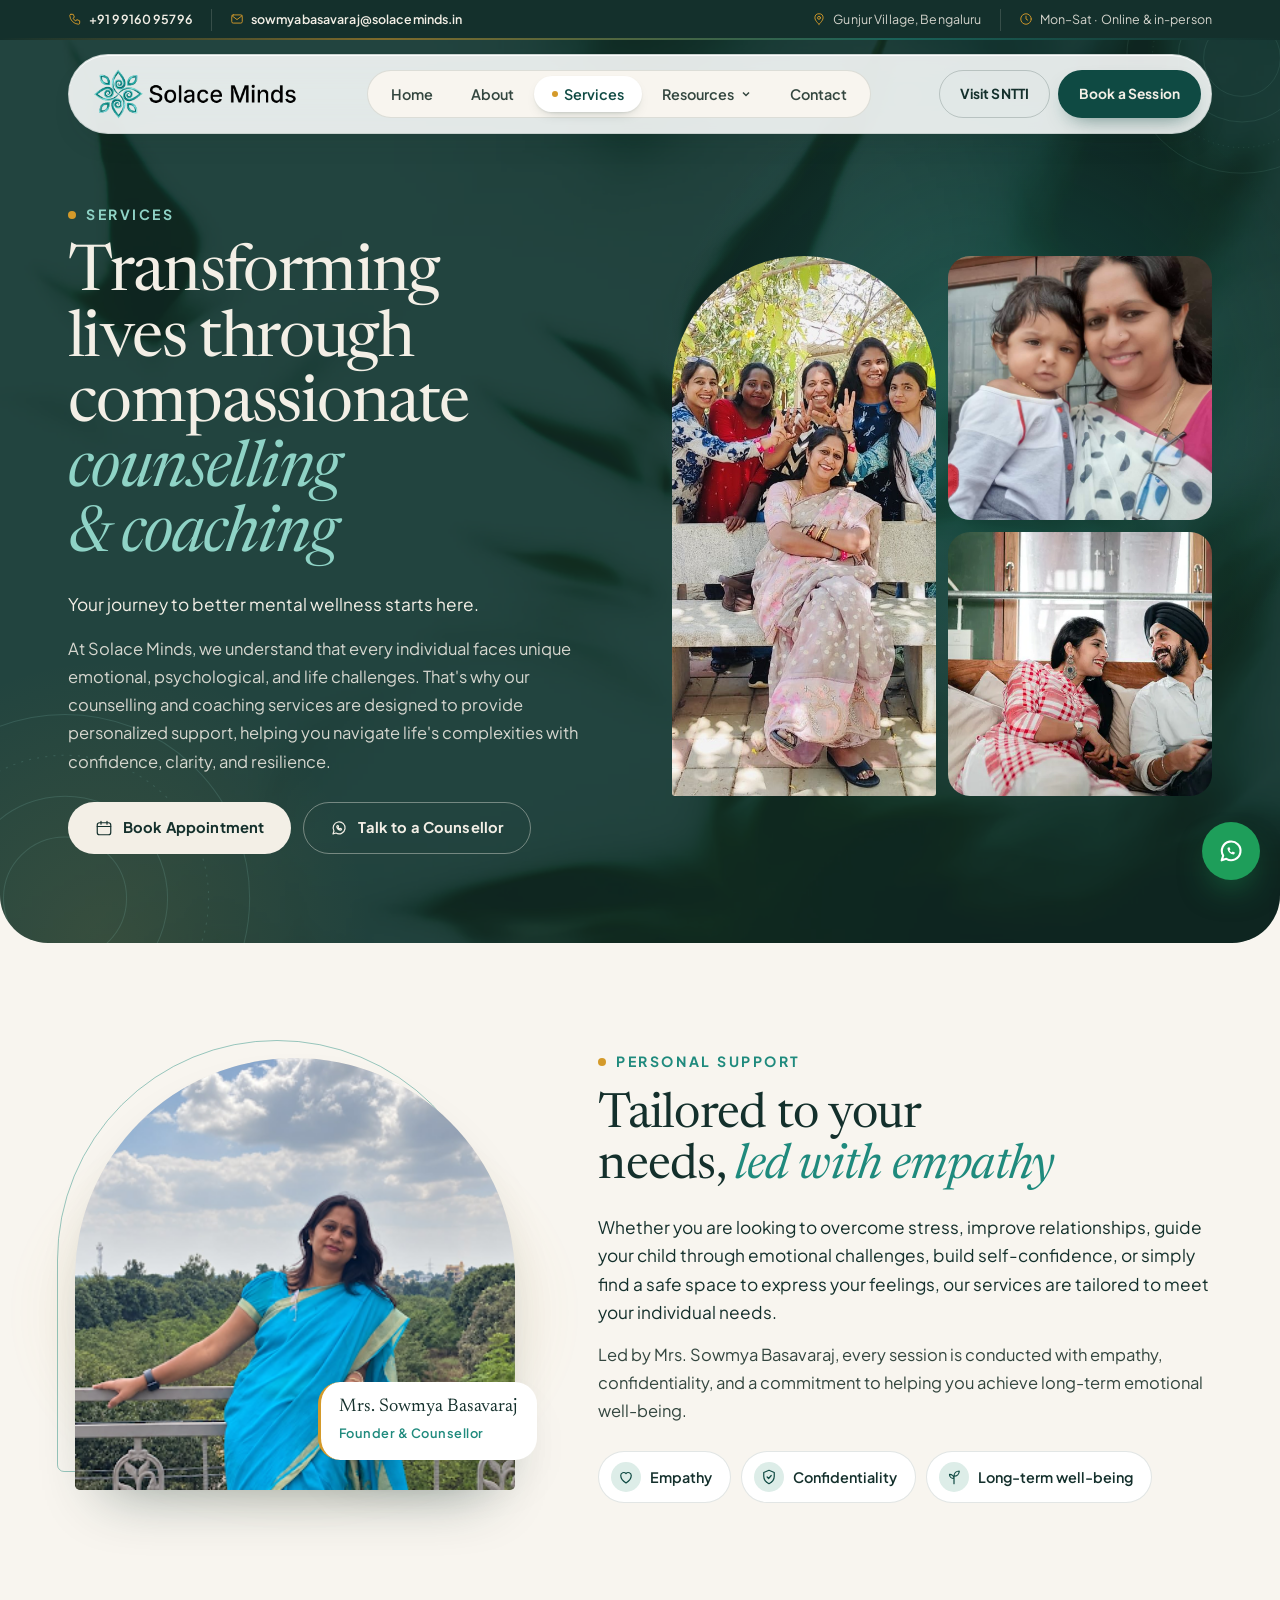
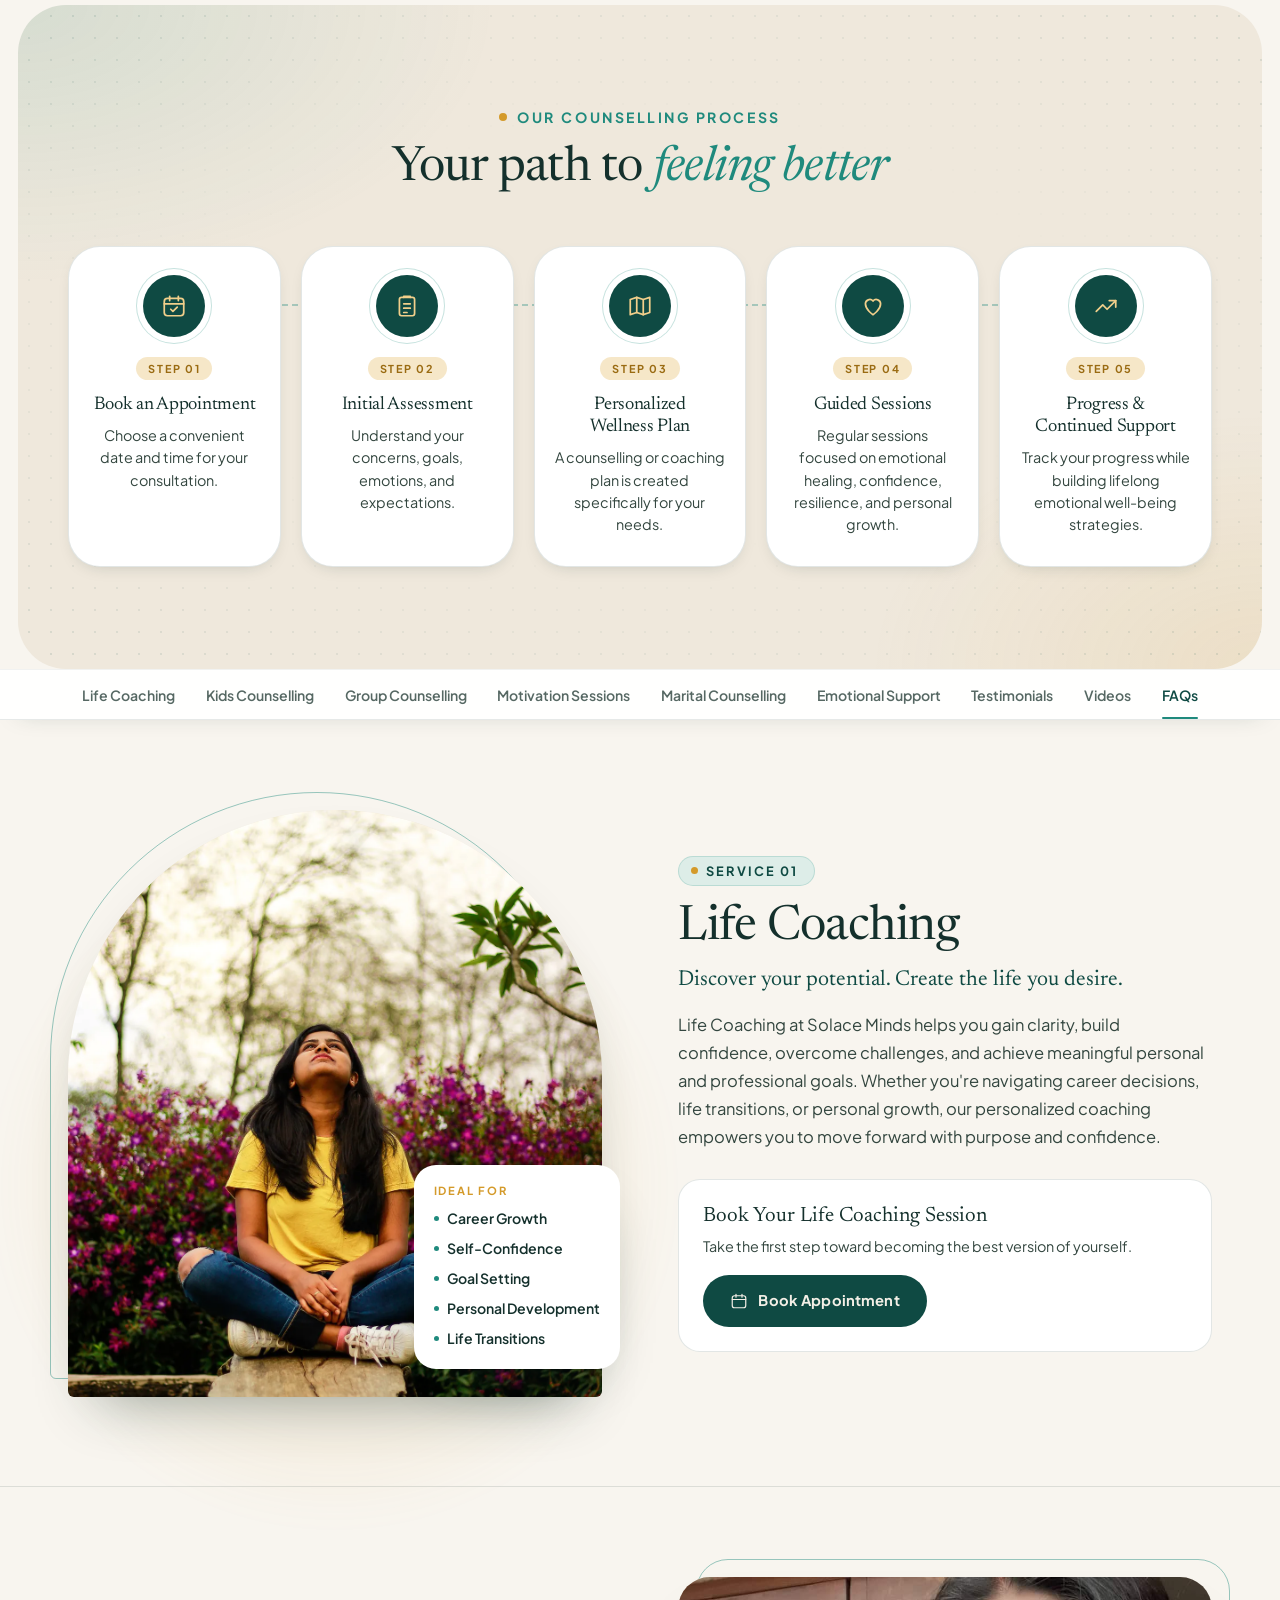
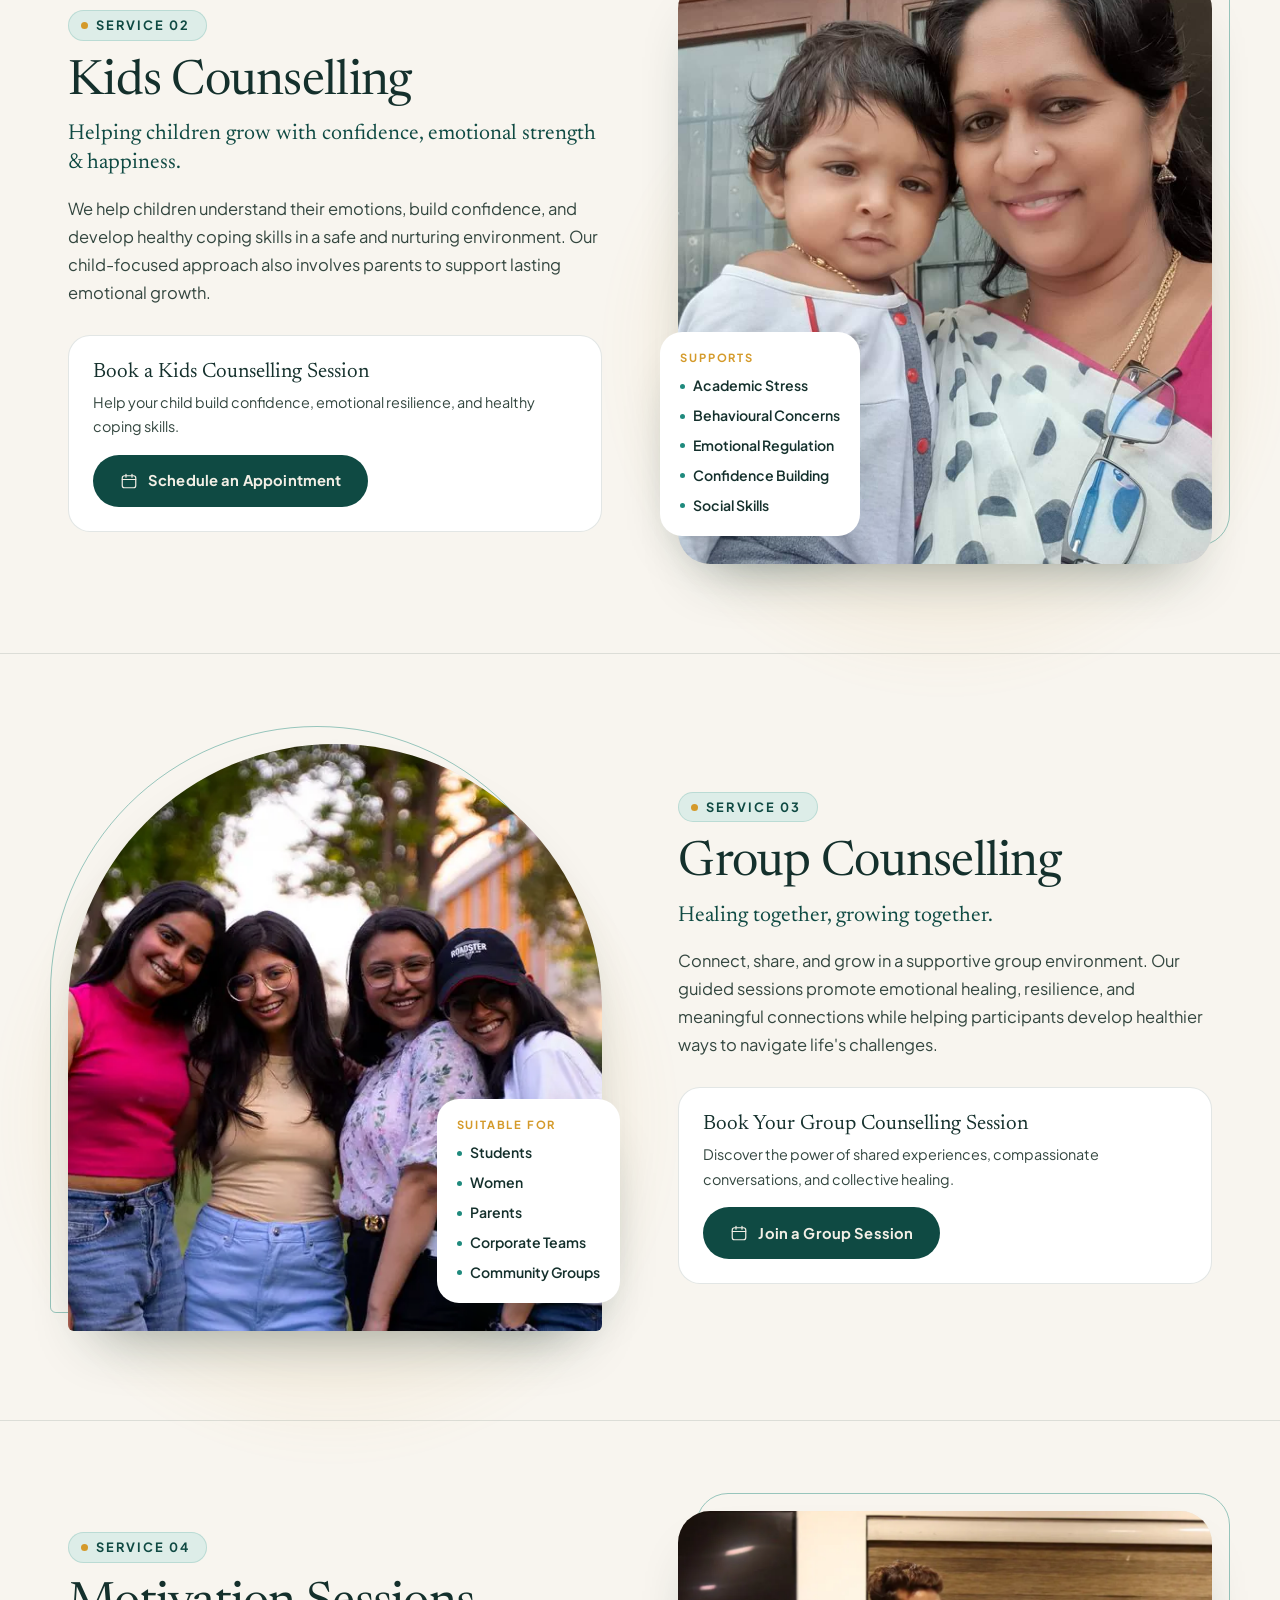
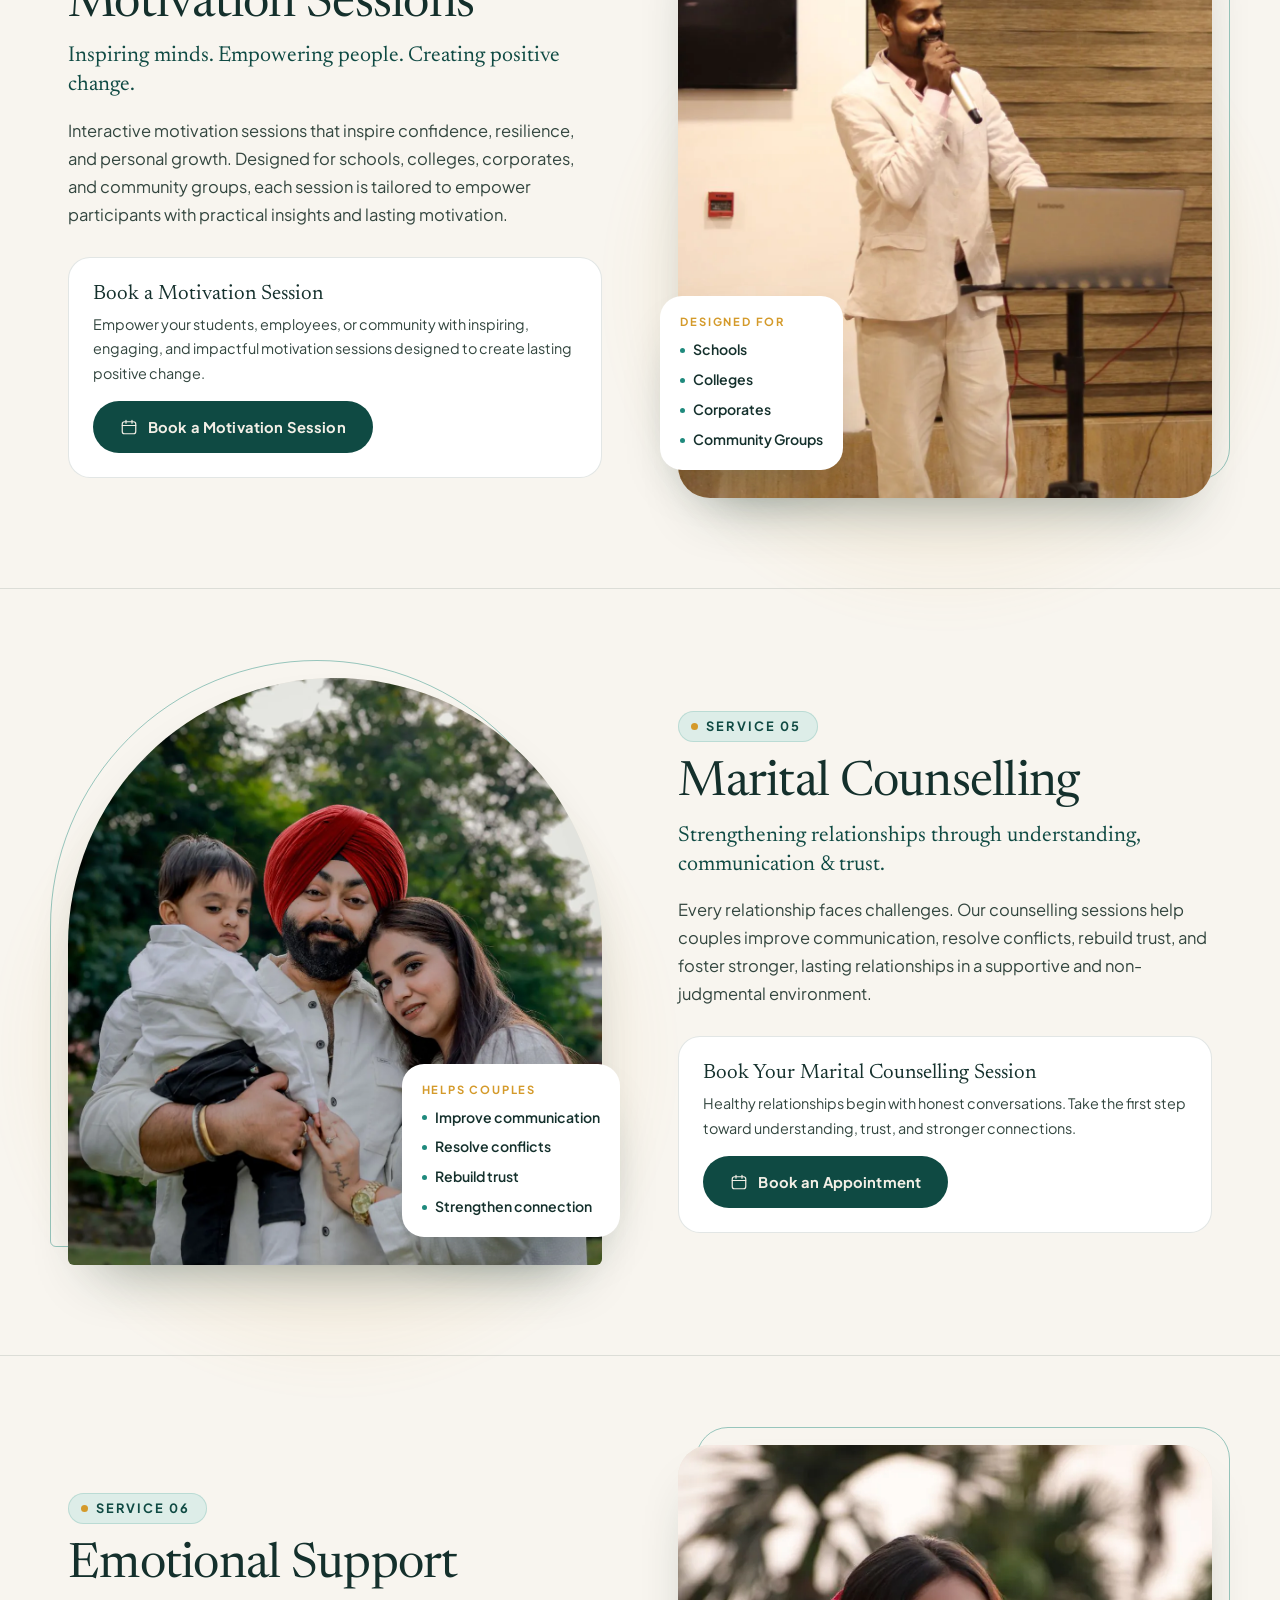
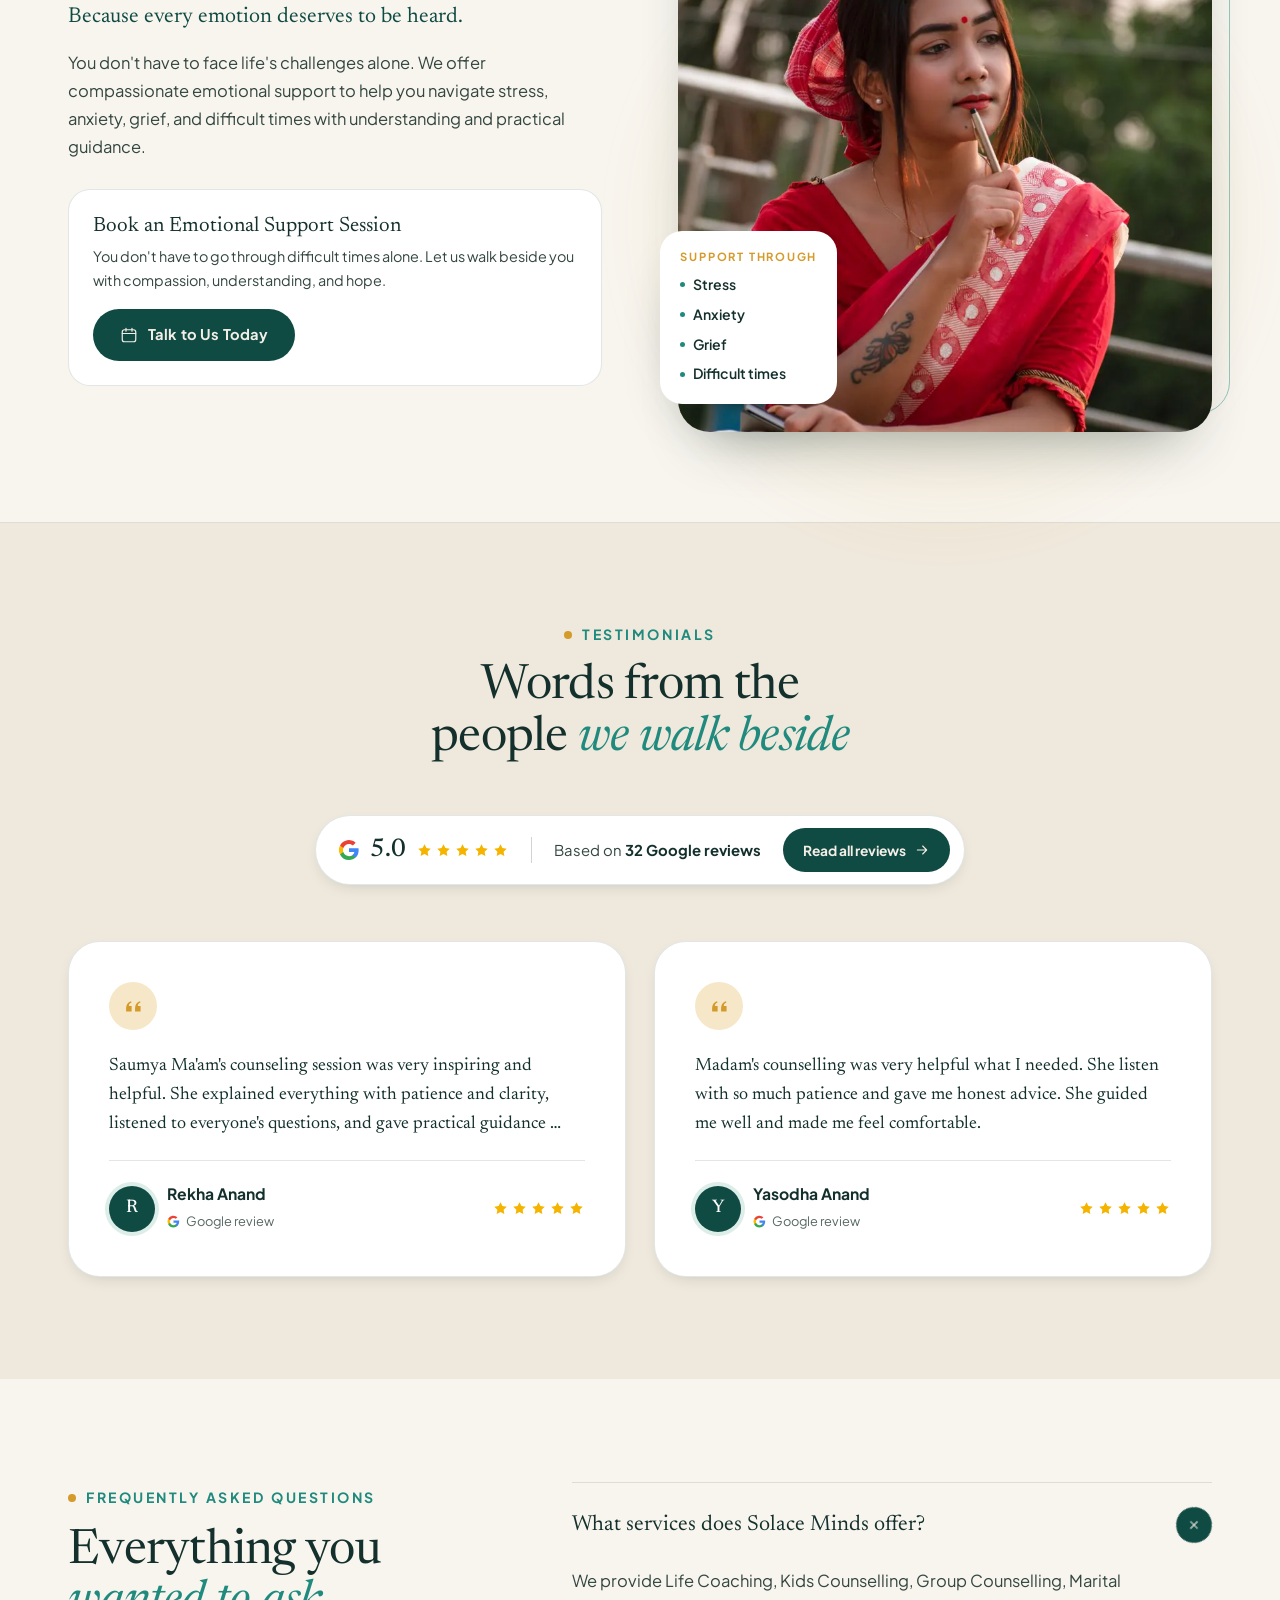
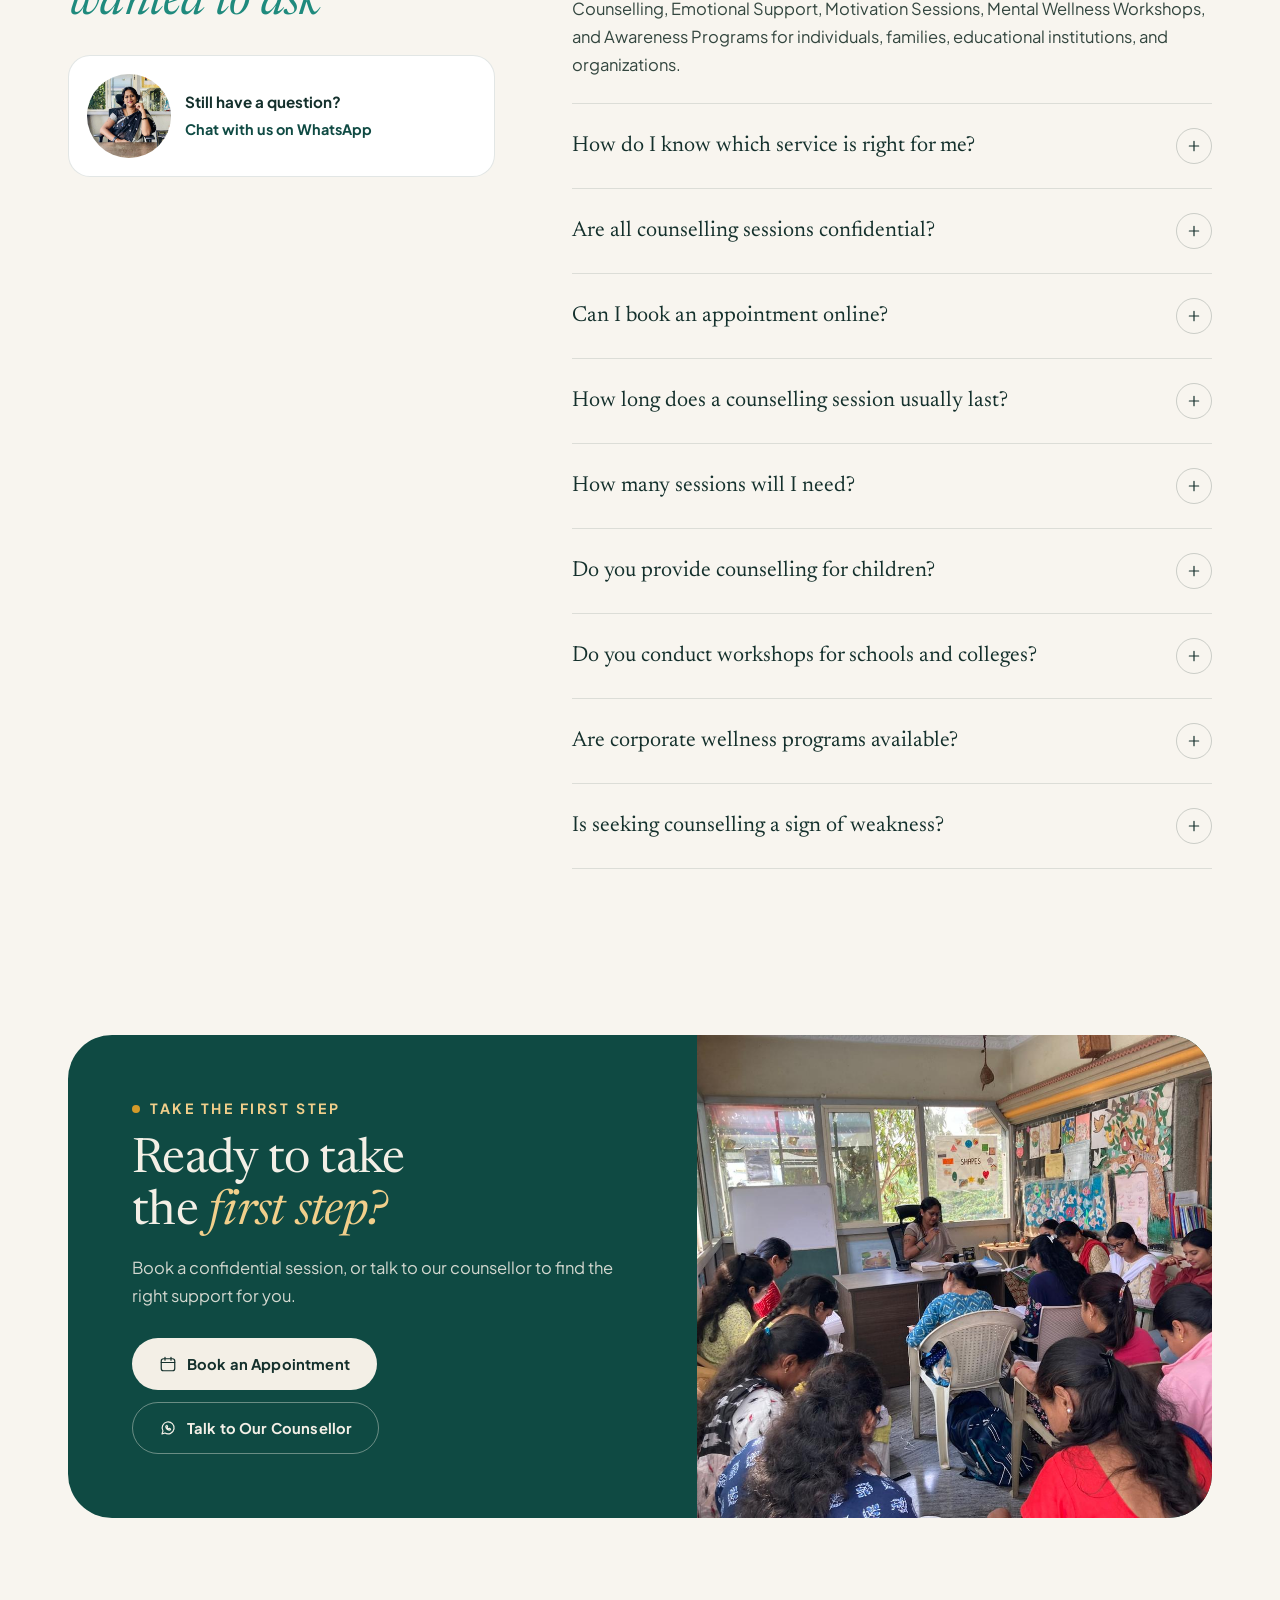
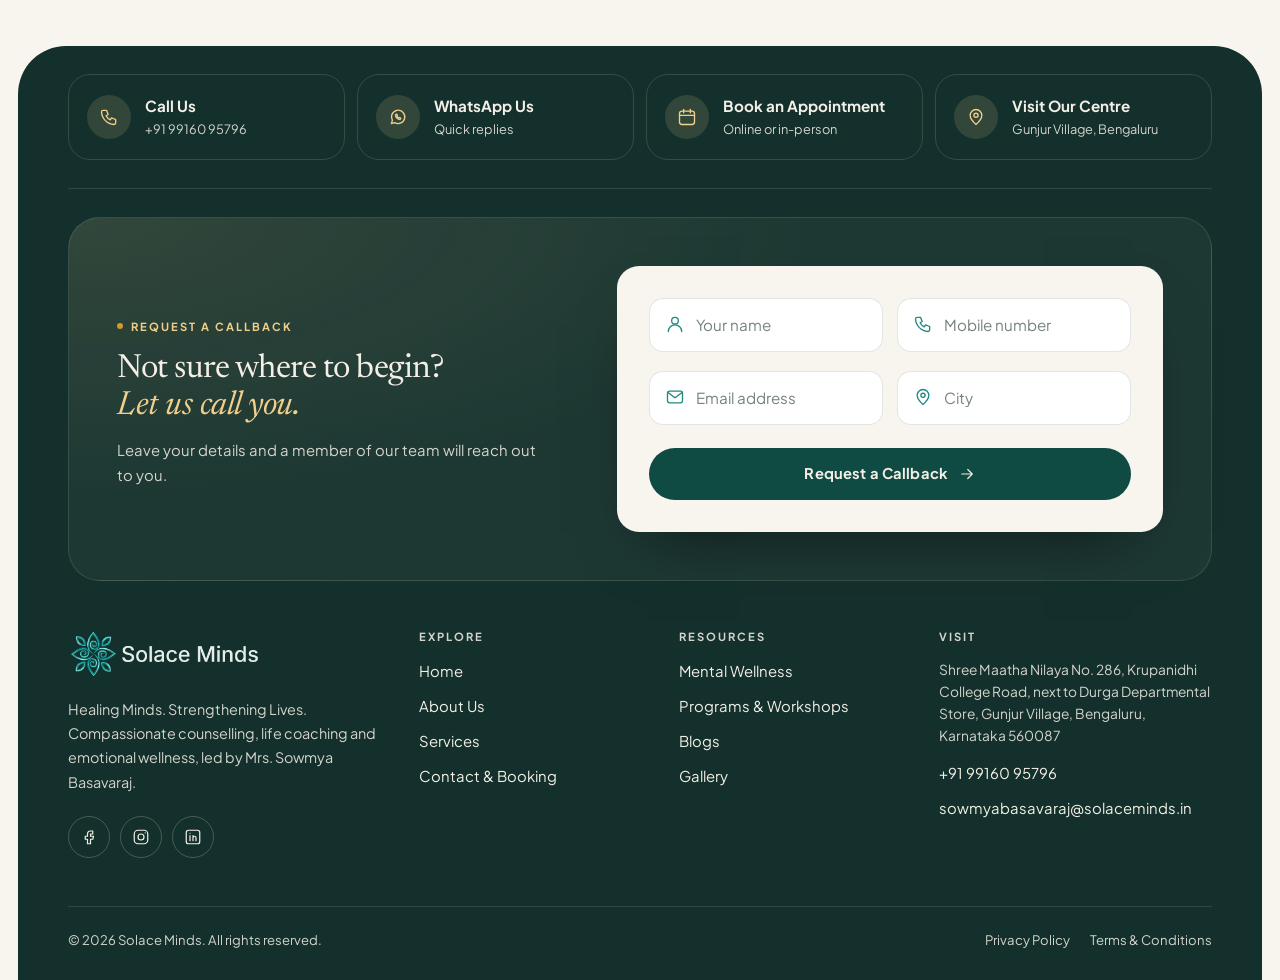
<file: services.html>
<!DOCTYPE html>
<html lang="en-IN">
<head>
<meta charset="utf-8">
<meta name="viewport" content="width=device-width, initial-scale=1, viewport-fit=cover">
<title>Counselling &amp; Coaching Services | Solace Minds</title>
<meta name="description" content="Life coaching, kids counselling, group counselling, motivation sessions, marital counselling and emotional support in Bengaluru.">
<meta name="theme-color" content="#14302C">
<meta property="og:type" content="website">
<meta property="og:site_name" content="Solace Minds">
<meta property="og:title" content="Counselling &amp; Coaching Services | Solace Minds">
<meta property="og:description" content="Life coaching, kids counselling, group counselling, motivation sessions, marital counselling and emotional support in Bengaluru.">
<meta property="og:image" content="assets/img/solace-minds-og-share.jpg">
<link rel="icon" href="assets/img/favicon.png" type="image/png">
<link rel="apple-touch-icon" href="assets/img/favicon.png">
<link rel="preconnect" href="https://fonts.googleapis.com"><link rel="preconnect" href="https://fonts.gstatic.com" crossorigin><link rel="stylesheet" href="https://fonts.googleapis.com/css2?family=Newsreader:ital,opsz,wght@0,6..72,300..600;1,6..72,300..500&family=Plus+Jakarta+Sans:wght@400;500;600;700;800&display=swap">
<link rel="stylesheet" href="assets/css/style.css">
<script>document.documentElement.classList.add('js')</script>
</head>
<body class="pg-services">
<div data-include="header"></div>
<main id="main">

<section class="p-hero ps dark-hero band-deco">
  <div class="wrap">
    <div>
      <span class="eyebrow rv">Services</span>
      <h1 class="rv d1">Transforming lives through compassionate <em>counselling &amp; coaching</em></h1>
      <p class="lead rv d2">Your journey to better mental wellness starts here.</p>
      <p class="rv d2">At Solace Minds, we understand that every individual faces unique emotional, psychological, and life challenges. That's why our counselling and coaching services are designed to provide personalized support, helping you navigate life's complexities with confidence, clarity, and resilience.</p>
      <div class="ctas rv d3"><a class="btn btn-light" href="contact.html#appointment"><svg viewBox="0 0 24 24" fill="none" stroke="currentColor" stroke-width="1.6" stroke-linecap="round" stroke-linejoin="round" aria-hidden="true"><rect x="3" y="5" width="18" height="16" rx="3"/><path d="M3 10h18M8 3v4M16 3v4"/></svg>Book Appointment</a><a class="btn btn-line-light" href="https://wa.me/919916095796" target="_blank" rel="noopener"><svg viewBox="0 0 24 24" fill="none" stroke="currentColor" stroke-width="1.6" stroke-linecap="round" stroke-linejoin="round" aria-hidden="true"><path d="M4 20l1.3-4A8 8 0 1 1 8 18.7Z"/><path d="M9 9.5c0 3 2.5 5.5 5.5 5.5l1-1.5-2-1-1 .8a4 4 0 0 1-1.8-1.8l.8-1-1-2Z"/></svg>Talk to a Counsellor</a></div>
    </div>
    <div class="mosaic">
      <div class="ph m1 rv-img rv"><img src="assets/img/sntti-wellness-11.jpeg" alt="A counsellor listening to a client during a calm one-to-one session" loading="eager" decoding="async"></div>
      <div class="ph rv-img rv d1"><img src="assets/img/kids-counselling.jpg" alt="Indian schoolchildren smiling in their classroom" loading="eager" decoding="async"></div>
      <div class="ph rv-img rv d2"><img src="assets/img/solace-minds-marital-counselling.webp" alt="An Indian couple talking and laughing in their living room" loading="eager" decoding="async"></div>
    </div>
  </div>
</section>

<section class="sec">
  <div class="wrap ps-wrap">
    <div class="ps-media">
      <div class="ph arch rv-img rv" style="aspect-ratio:336/330"><img src="assets/img/founder-sowmya-saree.png" alt="Mrs. Sowmya Basavaraj, founder and counsellor at Solace Minds" width="336" height="330" loading="lazy" decoding="async" style="object-position:50% 50%"></div>
      <div class="ps-card"><b>Mrs. Sowmya Basavaraj</b><small>Founder &amp; Counsellor</small></div>
    </div>
    <div class="ps-copy">
      <span class="eyebrow rv">Personal support</span><h2 class="rv d1" style="margin:16px 0 20px">Tailored to your needs, <em>led with empathy</em></h2>
      <p class="lead rv">Whether you are looking to overcome stress, improve relationships, guide your child through emotional challenges, build self-confidence, or simply find a safe space to express your feelings, our services are tailored to meet your individual needs.</p>
      <p class="rv d1">Led by Mrs. Sowmya Basavaraj, every session is conducted with empathy, confidentiality, and a commitment to helping you achieve long-term emotional well-being.</p>
      <ul class="ps-chips rv d2"><li><svg viewBox="0 0 24 24" fill="none" stroke="currentColor" stroke-width="1.6" stroke-linecap="round" stroke-linejoin="round" aria-hidden="true"><path d="M12 20s-7-4.5-7-10a4 4 0 0 1 7-2.6A4 4 0 0 1 19 10c0 5.5-7 10-7 10Z"/></svg>Empathy</li><li><svg viewBox="0 0 24 24" fill="none" stroke="currentColor" stroke-width="1.6" stroke-linecap="round" stroke-linejoin="round" aria-hidden="true"><path d="M12 3 19 6v5c0 4.5-3 8-7 10-4-2-7-5.5-7-10V6Z"/><path d="M9.5 12l2 2 3.5-4"/></svg>Confidentiality</li><li><svg viewBox="0 0 24 24" fill="none" stroke="currentColor" stroke-width="1.6" stroke-linecap="round" stroke-linejoin="round" aria-hidden="true"><path d="M12 21V11M12 11c0-4 3-7 7-7 0 4-3 7-7 7ZM12 14c0-3-2.5-5.5-6-5.5 0 3 2.5 5.5 6 5.5Z"/></svg>Long-term well-being</li></ul>
    </div>
  </div>
</section>

<section class="sec proc-band">
  <div class="wrap">
    <div class="head center"><span class="eyebrow rv">Our Counselling Process</span><h2 class="rv d1">Your path to <em>feeling better</em></h2></div>
    <ol class="proc"><li class="rv d0"><span class="pc-ico"><svg viewBox="0 0 24 24" fill="none" stroke="currentColor" stroke-width="1.6" stroke-linecap="round" stroke-linejoin="round" aria-hidden="true"><rect x="3" y="5" width="18" height="16" rx="3"/><path d="M3 10h18M8 3v4M16 3v4M9 15l2 2 4-4"/></svg></span><span class="pc-step">Step 01</span><h3>Book an Appointment</h3><p>Choose a convenient date and time for your consultation.</p></li><li class="rv d1"><span class="pc-ico"><svg viewBox="0 0 24 24" fill="none" stroke="currentColor" stroke-width="1.6" stroke-linecap="round" stroke-linejoin="round" aria-hidden="true"><rect x="5" y="4" width="14" height="17" rx="2"/><path d="M9 4V3h6v1M9 10h6M9 14h6M9 18h3"/></svg></span><span class="pc-step">Step 02</span><h3>Initial Assessment</h3><p>Understand your concerns, goals, emotions, and expectations.</p></li><li class="rv d2"><span class="pc-ico"><svg viewBox="0 0 24 24" fill="none" stroke="currentColor" stroke-width="1.6" stroke-linecap="round" stroke-linejoin="round" aria-hidden="true"><path d="M9 4 3 6v14l6-2 6 2 6-2V4l-6 2Z"/><path d="M9 4v14M15 6v14"/></svg></span><span class="pc-step">Step 03</span><h3>Personalized Wellness Plan</h3><p>A counselling or coaching plan is created specifically for your needs.</p></li><li class="rv d3"><span class="pc-ico"><svg viewBox="0 0 24 24" fill="none" stroke="currentColor" stroke-width="1.6" stroke-linecap="round" stroke-linejoin="round" aria-hidden="true"><path d="M12 20s-7-4.5-7-10a4 4 0 0 1 7-2.6A4 4 0 0 1 19 10c0 5.5-7 10-7 10Z"/></svg></span><span class="pc-step">Step 04</span><h3>Guided Sessions</h3><p>Regular sessions focused on emotional healing, confidence, resilience, and personal growth.</p></li><li class="rv d0"><span class="pc-ico"><svg viewBox="0 0 24 24" fill="none" stroke="currentColor" stroke-width="1.6" stroke-linecap="round" stroke-linejoin="round" aria-hidden="true"><path d="M3 17l6-6 4 4 8-8"/><path d="M15 7h6v6"/></svg></span><span class="pc-step">Step 05</span><h3>Progress &amp; Continued Support</h3><p>Track your progress while building lifelong emotional well-being strategies.</p></li></ol>
  </div>
</section>

<nav class="subnav" aria-label="Services"><div class="wrap"><a href="#life-coaching">Life Coaching</a><a href="#kids-counselling">Kids Counselling</a><a href="#group-counselling">Group Counselling</a><a href="#motivation-sessions">Motivation Sessions</a><a href="#marital-counselling">Marital Counselling</a><a href="#emotional-support">Emotional Support</a><a href="#testimonials">Testimonials</a><a href="#videos">Videos</a><a href="#faq">FAQs</a></div></nav>
<section class="svc-sec" id="life-coaching">
  <div class="wrap split">
    <div class="media">
      <div class="ph arch rv-img rv"><img src="assets/img/solace-minds-self-care-meditation.webp" alt="A young woman sitting peacefully among flowers, looking up with hope" style="object-position:center 30%" loading="lazy" decoding="async"></div>
      <div class="tagcard rv d2"><b>Ideal for</b><ul><li>Career Growth</li><li>Self-Confidence</li><li>Goal Setting</li><li>Personal Development</li><li>Life Transitions</li></ul></div>
    </div>
    <div>
      <span class="svc-no rv">Service 01</span>
      <h2 class="rv d1">Life Coaching</h2>
      <p class="tagline rv d1">Discover your potential. Create the life you desire.</p>
      <p class="rv d2">Life Coaching at Solace Minds helps you gain clarity, build confidence, overcome challenges, and achieve meaningful personal and professional goals. Whether you're navigating career decisions, life transitions, or personal growth, our personalized coaching empowers you to move forward with purpose and confidence.</p>
      <div class="book-box rv d3"><div><b>Book Your Life Coaching Session</b><span>Take the first step toward becoming the best version of yourself.</span></div><a class="btn btn-primary" href="contact.html?service=Life%20Coaching#appointment"><svg viewBox="0 0 24 24" fill="none" stroke="currentColor" stroke-width="1.6" stroke-linecap="round" stroke-linejoin="round" aria-hidden="true"><rect x="3" y="5" width="18" height="16" rx="3"/><path d="M3 10h18M8 3v4M16 3v4"/></svg>Book Appointment</a></div>
    </div>
  </div>
</section><section class="svc-sec alt" id="kids-counselling">
  <div class="wrap split">
    <div class="media">
      <div class="ph  rv-img rv"><img src="assets/img/kids-counselling.jpg" alt="A smiling mother holding her young child" loading="lazy" decoding="async" style="object-position:50% 25%"></div>
      <div class="tagcard rv d2"><b>Supports</b><ul><li>Academic Stress</li><li>Behavioural Concerns</li><li>Emotional Regulation</li><li>Confidence Building</li><li>Social Skills</li></ul></div>
    </div>
    <div>
      <span class="svc-no rv">Service 02</span>
      <h2 class="rv d1">Kids Counselling</h2>
      <p class="tagline rv d1">Helping children grow with confidence, emotional strength &amp; happiness.</p>
      <p class="rv d2">We help children understand their emotions, build confidence, and develop healthy coping skills in a safe and nurturing environment. Our child-focused approach also involves parents to support lasting emotional growth.</p>
      <div class="book-box rv d3"><div><b>Book a Kids Counselling Session</b><span>Help your child build confidence, emotional resilience, and healthy coping skills.</span></div><a class="btn btn-primary" href="contact.html?service=Kids%20Counselling#appointment"><svg viewBox="0 0 24 24" fill="none" stroke="currentColor" stroke-width="1.6" stroke-linecap="round" stroke-linejoin="round" aria-hidden="true"><rect x="3" y="5" width="18" height="16" rx="3"/><path d="M3 10h18M8 3v4M16 3v4"/></svg>Schedule an Appointment</a></div>
    </div>
  </div>
</section><section class="svc-sec" id="group-counselling">
  <div class="wrap split">
    <div class="media">
      <div class="ph arch rv-img rv"><img src="assets/img/solace-minds-friends-emotional-wellness.webp" alt="A group of friends smiling together outdoors" loading="lazy" decoding="async"></div>
      <div class="tagcard rv d2"><b>Suitable for</b><ul><li>Students</li><li>Women</li><li>Parents</li><li>Corporate Teams</li><li>Community Groups</li></ul></div>
    </div>
    <div>
      <span class="svc-no rv">Service 03</span>
      <h2 class="rv d1">Group Counselling</h2>
      <p class="tagline rv d1">Healing together, growing together.</p>
      <p class="rv d2">Connect, share, and grow in a supportive group environment. Our guided sessions promote emotional healing, resilience, and meaningful connections while helping participants develop healthier ways to navigate life's challenges.</p>
      <div class="book-box rv d3"><div><b>Book Your Group Counselling Session</b><span>Discover the power of shared experiences, compassionate conversations, and collective healing.</span></div><a class="btn btn-primary" href="contact.html?service=Group%20Counselling#appointment"><svg viewBox="0 0 24 24" fill="none" stroke="currentColor" stroke-width="1.6" stroke-linecap="round" stroke-linejoin="round" aria-hidden="true"><rect x="3" y="5" width="18" height="16" rx="3"/><path d="M3 10h18M8 3v4M16 3v4"/></svg>Join a Group Session</a></div>
    </div>
  </div>
</section><section class="svc-sec alt" id="motivation-sessions">
  <div class="wrap split">
    <div class="media">
      <div class="ph  rv-img rv"><img src="assets/img/solace-minds-motivational-talk.webp" alt="A speaker presenting with a microphone" loading="lazy" decoding="async"></div>
      <div class="tagcard rv d2"><b>Designed for</b><ul><li>Schools</li><li>Colleges</li><li>Corporates</li><li>Community Groups</li></ul></div>
    </div>
    <div>
      <span class="svc-no rv">Service 04</span>
      <h2 class="rv d1">Motivation Sessions</h2>
      <p class="tagline rv d1">Inspiring minds. Empowering people. Creating positive change.</p>
      <p class="rv d2">Interactive motivation sessions that inspire confidence, resilience, and personal growth. Designed for schools, colleges, corporates, and community groups, each session is tailored to empower participants with practical insights and lasting motivation.</p>
      <div class="book-box rv d3"><div><b>Book a Motivation Session</b><span>Empower your students, employees, or community with inspiring, engaging, and impactful motivation sessions designed to create lasting positive change.</span></div><a class="btn btn-primary" href="contact.html?service=Motivation%20Sessions#appointment"><svg viewBox="0 0 24 24" fill="none" stroke="currentColor" stroke-width="1.6" stroke-linecap="round" stroke-linejoin="round" aria-hidden="true"><rect x="3" y="5" width="18" height="16" rx="3"/><path d="M3 10h18M8 3v4M16 3v4"/></svg>Book a Motivation Session</a></div>
    </div>
  </div>
</section><section class="svc-sec" id="marital-counselling">
  <div class="wrap split">
    <div class="media">
      <div class="ph arch rv-img rv"><img src="assets/img/solace-minds-family-time-together.webp" alt="A loving couple holding each other close" style="object-position:center 25%" loading="lazy" decoding="async"></div>
      <div class="tagcard rv d2"><b>Helps couples</b><ul><li>Improve communication</li><li>Resolve conflicts</li><li>Rebuild trust</li><li>Strengthen connection</li></ul></div>
    </div>
    <div>
      <span class="svc-no rv">Service 05</span>
      <h2 class="rv d1">Marital Counselling</h2>
      <p class="tagline rv d1">Strengthening relationships through understanding, communication &amp; trust.</p>
      <p class="rv d2">Every relationship faces challenges. Our counselling sessions help couples improve communication, resolve conflicts, rebuild trust, and foster stronger, lasting relationships in a supportive and non-judgmental environment.</p>
      <div class="book-box rv d3"><div><b>Book Your Marital Counselling Session</b><span>Healthy relationships begin with honest conversations. Take the first step toward understanding, trust, and stronger connections.</span></div><a class="btn btn-primary" href="contact.html?service=Marital%20Counselling#appointment"><svg viewBox="0 0 24 24" fill="none" stroke="currentColor" stroke-width="1.6" stroke-linecap="round" stroke-linejoin="round" aria-hidden="true"><rect x="3" y="5" width="18" height="16" rx="3"/><path d="M3 10h18M8 3v4M16 3v4"/></svg>Book an Appointment</a></div>
    </div>
  </div>
</section><section class="svc-sec alt" id="emotional-support">
  <div class="wrap split">
    <div class="media">
      <div class="ph  rv-img rv"><img src="assets/img/solace-minds-stress-management.webp" alt="A thoughtful woman taking a quiet moment to reflect" style="object-position:center 20%" loading="lazy" decoding="async"></div>
      <div class="tagcard rv d2"><b>Support through</b><ul><li>Stress</li><li>Anxiety</li><li>Grief</li><li>Difficult times</li></ul></div>
    </div>
    <div>
      <span class="svc-no rv">Service 06</span>
      <h2 class="rv d1">Emotional Support</h2>
      <p class="tagline rv d1">Because every emotion deserves to be heard.</p>
      <p class="rv d2">You don't have to face life's challenges alone. We offer compassionate emotional support to help you navigate stress, anxiety, grief, and difficult times with understanding and practical guidance.</p>
      <div class="book-box rv d3"><div><b>Book an Emotional Support Session</b><span>You don't have to go through difficult times alone. Let us walk beside you with compassion, understanding, and hope.</span></div><a class="btn btn-primary" href="contact.html?service=Emotional%20Support#appointment"><svg viewBox="0 0 24 24" fill="none" stroke="currentColor" stroke-width="1.6" stroke-linecap="round" stroke-linejoin="round" aria-hidden="true"><rect x="3" y="5" width="18" height="16" rx="3"/><path d="M3 10h18M8 3v4M16 3v4"/></svg>Talk to Us Today</a></div>
    </div>
  </div>
</section>

<section class="sec" id="testimonials" style="background:var(--sand)">
  <div class="wrap">
    <div class="head center"><span class="eyebrow rv">Testimonials</span><h2 class="rv d1">Words from the people <em>we walk beside</em></h2></div>
    <div class="t-bar rv d2">
      <span class="t-rate"><svg class="t-glogo" viewBox="0 0 24 24" aria-hidden="true"><path fill="#4285F4" d="M22.5 12.2c0-.8-.1-1.5-.2-2.2H12v4.2h5.9a5 5 0 0 1-2.2 3.3v2.7h3.5c2.1-1.9 3.3-4.7 3.3-8Z"/><path fill="#34A853" d="M12 23c3 0 5.5-1 7.2-2.7l-3.5-2.7c-1 .7-2.2 1.1-3.7 1.1-2.9 0-5.3-1.9-6.2-4.5H2.2v2.8A11 11 0 0 0 12 23Z"/><path fill="#FBBC05" d="M5.8 14.2a6.6 6.6 0 0 1 0-4.3V7.1H2.2a11 11 0 0 0 0 9.9l3.6-2.8Z"/><path fill="#EA4335" d="M12 5.4c1.6 0 3.1.6 4.2 1.7l3.1-3.1A11 11 0 0 0 2.2 7.1l3.6 2.8C6.7 7.3 9.1 5.4 12 5.4Z"/></svg><b>5.0</b><span class="t-stars" role="img" aria-label="5 out of 5 stars"><svg viewBox="0 0 24 24" aria-hidden="true"><path d="M12 3l2.7 5.6 6.1.9-4.4 4.3 1 6.1L12 17l-5.4 2.9 1-6.1L3.2 9.5l6.1-.9Z" fill="currentColor"/></svg><svg viewBox="0 0 24 24" aria-hidden="true"><path d="M12 3l2.7 5.6 6.1.9-4.4 4.3 1 6.1L12 17l-5.4 2.9 1-6.1L3.2 9.5l6.1-.9Z" fill="currentColor"/></svg><svg viewBox="0 0 24 24" aria-hidden="true"><path d="M12 3l2.7 5.6 6.1.9-4.4 4.3 1 6.1L12 17l-5.4 2.9 1-6.1L3.2 9.5l6.1-.9Z" fill="currentColor"/></svg><svg viewBox="0 0 24 24" aria-hidden="true"><path d="M12 3l2.7 5.6 6.1.9-4.4 4.3 1 6.1L12 17l-5.4 2.9 1-6.1L3.2 9.5l6.1-.9Z" fill="currentColor"/></svg><svg viewBox="0 0 24 24" aria-hidden="true"><path d="M12 3l2.7 5.6 6.1.9-4.4 4.3 1 6.1L12 17l-5.4 2.9 1-6.1L3.2 9.5l6.1-.9Z" fill="currentColor"/></svg></span></span>
      <span class="t-sep" aria-hidden="true"></span>
      <span class="t-count">Based on <b>32 Google reviews</b></span>
      <a class="t-link" href="https://www.google.com/search?q=Solace+Minds+Krupanidhi+College+Road+Bengaluru+reviews" target="_blank" rel="noopener">Read all reviews <svg viewBox="0 0 24 24" fill="none" stroke="currentColor" stroke-width="1.6" stroke-linecap="round" stroke-linejoin="round" aria-hidden="true"><path d="M5 12h14M13 6l6 6-6 6"/></svg></a>
    </div>
    <div class="t-cards">
      <figure class="t-card rv d1">
        <span class="t-q"><svg viewBox="0 0 32 32" aria-hidden="true"><path fill="currentColor" d="M13 9c-4.4 1.6-7 5.2-7 10v5h8v-8h-4c0-2.6 1.4-4.6 4-5.6L13 9Zm13 0c-4.4 1.6-7 5.2-7 10v5h8v-8h-4c0-2.6 1.4-4.6 4-5.6L26 9Z"/></svg></span>
        <blockquote>Saumya Ma'am's counseling session was very inspiring and helpful. She explained everything with patience and clarity, listened to everyone's questions, and gave practical guidance …</blockquote>
        <figcaption><span class="t-av" aria-hidden="true">R</span><span class="t-who"><b>Rekha Anand</b><small><svg class="t-glogo" viewBox="0 0 24 24" aria-hidden="true"><path fill="#4285F4" d="M22.5 12.2c0-.8-.1-1.5-.2-2.2H12v4.2h5.9a5 5 0 0 1-2.2 3.3v2.7h3.5c2.1-1.9 3.3-4.7 3.3-8Z"/><path fill="#34A853" d="M12 23c3 0 5.5-1 7.2-2.7l-3.5-2.7c-1 .7-2.2 1.1-3.7 1.1-2.9 0-5.3-1.9-6.2-4.5H2.2v2.8A11 11 0 0 0 12 23Z"/><path fill="#FBBC05" d="M5.8 14.2a6.6 6.6 0 0 1 0-4.3V7.1H2.2a11 11 0 0 0 0 9.9l3.6-2.8Z"/><path fill="#EA4335" d="M12 5.4c1.6 0 3.1.6 4.2 1.7l3.1-3.1A11 11 0 0 0 2.2 7.1l3.6 2.8C6.7 7.3 9.1 5.4 12 5.4Z"/></svg>Google review</small></span><span class="t-stars" role="img" aria-label="5 out of 5 stars"><svg viewBox="0 0 24 24" aria-hidden="true"><path d="M12 3l2.7 5.6 6.1.9-4.4 4.3 1 6.1L12 17l-5.4 2.9 1-6.1L3.2 9.5l6.1-.9Z" fill="currentColor"/></svg><svg viewBox="0 0 24 24" aria-hidden="true"><path d="M12 3l2.7 5.6 6.1.9-4.4 4.3 1 6.1L12 17l-5.4 2.9 1-6.1L3.2 9.5l6.1-.9Z" fill="currentColor"/></svg><svg viewBox="0 0 24 24" aria-hidden="true"><path d="M12 3l2.7 5.6 6.1.9-4.4 4.3 1 6.1L12 17l-5.4 2.9 1-6.1L3.2 9.5l6.1-.9Z" fill="currentColor"/></svg><svg viewBox="0 0 24 24" aria-hidden="true"><path d="M12 3l2.7 5.6 6.1.9-4.4 4.3 1 6.1L12 17l-5.4 2.9 1-6.1L3.2 9.5l6.1-.9Z" fill="currentColor"/></svg><svg viewBox="0 0 24 24" aria-hidden="true"><path d="M12 3l2.7 5.6 6.1.9-4.4 4.3 1 6.1L12 17l-5.4 2.9 1-6.1L3.2 9.5l6.1-.9Z" fill="currentColor"/></svg></span></figcaption>
      </figure>
      <figure class="t-card rv d2">
        <span class="t-q"><svg viewBox="0 0 32 32" aria-hidden="true"><path fill="currentColor" d="M13 9c-4.4 1.6-7 5.2-7 10v5h8v-8h-4c0-2.6 1.4-4.6 4-5.6L13 9Zm13 0c-4.4 1.6-7 5.2-7 10v5h8v-8h-4c0-2.6 1.4-4.6 4-5.6L26 9Z"/></svg></span>
        <blockquote>Madam's counselling was very helpful what I needed. She listen with so much patience and gave me honest advice. She guided me well and made me feel comfortable.</blockquote>
        <figcaption><span class="t-av" aria-hidden="true">Y</span><span class="t-who"><b>Yasodha Anand</b><small><svg class="t-glogo" viewBox="0 0 24 24" aria-hidden="true"><path fill="#4285F4" d="M22.5 12.2c0-.8-.1-1.5-.2-2.2H12v4.2h5.9a5 5 0 0 1-2.2 3.3v2.7h3.5c2.1-1.9 3.3-4.7 3.3-8Z"/><path fill="#34A853" d="M12 23c3 0 5.5-1 7.2-2.7l-3.5-2.7c-1 .7-2.2 1.1-3.7 1.1-2.9 0-5.3-1.9-6.2-4.5H2.2v2.8A11 11 0 0 0 12 23Z"/><path fill="#FBBC05" d="M5.8 14.2a6.6 6.6 0 0 1 0-4.3V7.1H2.2a11 11 0 0 0 0 9.9l3.6-2.8Z"/><path fill="#EA4335" d="M12 5.4c1.6 0 3.1.6 4.2 1.7l3.1-3.1A11 11 0 0 0 2.2 7.1l3.6 2.8C6.7 7.3 9.1 5.4 12 5.4Z"/></svg>Google review</small></span><span class="t-stars" role="img" aria-label="5 out of 5 stars"><svg viewBox="0 0 24 24" aria-hidden="true"><path d="M12 3l2.7 5.6 6.1.9-4.4 4.3 1 6.1L12 17l-5.4 2.9 1-6.1L3.2 9.5l6.1-.9Z" fill="currentColor"/></svg><svg viewBox="0 0 24 24" aria-hidden="true"><path d="M12 3l2.7 5.6 6.1.9-4.4 4.3 1 6.1L12 17l-5.4 2.9 1-6.1L3.2 9.5l6.1-.9Z" fill="currentColor"/></svg><svg viewBox="0 0 24 24" aria-hidden="true"><path d="M12 3l2.7 5.6 6.1.9-4.4 4.3 1 6.1L12 17l-5.4 2.9 1-6.1L3.2 9.5l6.1-.9Z" fill="currentColor"/></svg><svg viewBox="0 0 24 24" aria-hidden="true"><path d="M12 3l2.7 5.6 6.1.9-4.4 4.3 1 6.1L12 17l-5.4 2.9 1-6.1L3.2 9.5l6.1-.9Z" fill="currentColor"/></svg><svg viewBox="0 0 24 24" aria-hidden="true"><path d="M12 3l2.7 5.6 6.1.9-4.4 4.3 1 6.1L12 17l-5.4 2.9 1-6.1L3.2 9.5l6.1-.9Z" fill="currentColor"/></svg></span></figcaption>
      </figure>
    </div>
  </div>
</section>

<!-- <section class="sec" id="videos">
  <div class="wrap">
    <div class="head-split"><div class="head" style="margin:0"><span class="eyebrow rv">Video Gallery</span><h2 class="rv d1">Watch, listen <em>&amp; learn</em></h2></div><p class="rv d2">Talks, workshops and wellness sessions with Mrs. Sowmya Basavaraj.</p></div>
    <div class="video-grid"><div class="video rv d0"><img src="assets/img/solace-minds-corporate-wellness.webp" alt="" loading="lazy" decoding="async"><span class="soon">Video coming soon</span><div class="cap"><span>Schools &amp; colleges</span><b>Motivation talks</b></div></div><div class="video rv d1"><img src="assets/img/solace-minds-corporate-training-session.webp" alt="" loading="lazy" decoding="async"><span class="soon">Video coming soon</span><div class="cap"><span>Workplace sessions</span><b>Corporate wellness</b></div></div><div class="video rv d2"><img src="assets/img/solace-minds-children-classroom-session.webp" alt="" loading="lazy" decoding="async"><span class="soon">Video coming soon</span><div class="cap"><span>Children &amp; parents</span><b>Awareness programs</b></div></div></div>
  </div>
</section> -->

<section class="sec" id="faq"><div class="wrap faq-grid">
  <div class="faq-aside rv">
    <span class="eyebrow">Frequently Asked Questions</span>
    <h2 style="margin-top:16px">Everything you <em>wanted to ask</em></h2>
    <div class="help"><img src="assets/img/solace-minds-counsellor-whatsapp-help.jpg" alt="Sowmya Basavaraj, founder and counsellor at Solace Minds, smiling at her desk" loading="lazy" decoding="async"><div><b>Still have a question?</b><a href="https://wa.me/919916095796" target="_blank" rel="noopener">Chat with us on WhatsApp</a></div></div>
  </div>
  <div class="rv d1"><div class="faq"><details open><summary>What services does Solace Minds offer?<span class="pm"><svg viewBox="0 0 24 24" fill="none" stroke="currentColor" stroke-width="1.8" stroke-linecap="round" stroke-linejoin="round" aria-hidden="true"><path d="M12 5v14M5 12h14"/></svg></span></summary><p>We provide Life Coaching, Kids Counselling, Group Counselling, Marital Counselling, Emotional Support, Motivation Sessions, Mental Wellness Workshops, and Awareness Programs for individuals, families, educational institutions, and organizations.</p></details><details><summary>How do I know which service is right for me?<span class="pm"><svg viewBox="0 0 24 24" fill="none" stroke="currentColor" stroke-width="1.8" stroke-linecap="round" stroke-linejoin="round" aria-hidden="true"><path d="M12 5v14M5 12h14"/></svg></span></summary><p>During your initial consultation, we take time to understand your concerns, goals, and expectations before recommending the most suitable counselling or coaching approach.</p></details><details><summary>Are all counselling sessions confidential?<span class="pm"><svg viewBox="0 0 24 24" fill="none" stroke="currentColor" stroke-width="1.8" stroke-linecap="round" stroke-linejoin="round" aria-hidden="true"><path d="M12 5v14M5 12h14"/></svg></span></summary><p>Yes. Confidentiality is one of our core values. Every session is conducted with professionalism, empathy, and respect for your privacy.</p></details><details><summary>Can I book an appointment online?<span class="pm"><svg viewBox="0 0 24 24" fill="none" stroke="currentColor" stroke-width="1.8" stroke-linecap="round" stroke-linejoin="round" aria-hidden="true"><path d="M12 5v14M5 12h14"/></svg></span></summary><p>Yes. You can schedule an appointment through our website, or contact us by phone, WhatsApp, or email.</p></details><details><summary>How long does a counselling session usually last?<span class="pm"><svg viewBox="0 0 24 24" fill="none" stroke="currentColor" stroke-width="1.8" stroke-linecap="round" stroke-linejoin="round" aria-hidden="true"><path d="M12 5v14M5 12h14"/></svg></span></summary><p>Most sessions last between 45 and 60 minutes, depending on the type of service and individual requirements.</p></details><details><summary>How many sessions will I need?<span class="pm"><svg viewBox="0 0 24 24" fill="none" stroke="currentColor" stroke-width="1.8" stroke-linecap="round" stroke-linejoin="round" aria-hidden="true"><path d="M12 5v14M5 12h14"/></svg></span></summary><p>There is no fixed number. Some individuals benefit from a few sessions, while others may choose longer-term support based on their personal goals and progress.</p></details><details><summary>Do you provide counselling for children?<span class="pm"><svg viewBox="0 0 24 24" fill="none" stroke="currentColor" stroke-width="1.8" stroke-linecap="round" stroke-linejoin="round" aria-hidden="true"><path d="M12 5v14M5 12h14"/></svg></span></summary><p>Yes. Our Kids Counselling services are designed to support children's emotional, behavioural, academic, and social development in a safe and nurturing environment.</p></details><details><summary>Do you conduct workshops for schools and colleges?<span class="pm"><svg viewBox="0 0 24 24" fill="none" stroke="currentColor" stroke-width="1.8" stroke-linecap="round" stroke-linejoin="round" aria-hidden="true"><path d="M12 5v14M5 12h14"/></svg></span></summary><p>Absolutely. We regularly conduct mental wellness programs, awareness sessions, motivation talks, and emotional well-being workshops for schools, colleges, and educational institutions.</p></details><details><summary>Are corporate wellness programs available?<span class="pm"><svg viewBox="0 0 24 24" fill="none" stroke="currentColor" stroke-width="1.8" stroke-linecap="round" stroke-linejoin="round" aria-hidden="true"><path d="M12 5v14M5 12h14"/></svg></span></summary><p>Yes. Solace Minds offers customized corporate wellness programs, employee motivation sessions, stress management workshops, leadership development sessions, and mental wellness initiatives for organizations.</p></details><details><summary>Is seeking counselling a sign of weakness?<span class="pm"><svg viewBox="0 0 24 24" fill="none" stroke="currentColor" stroke-width="1.8" stroke-linecap="round" stroke-linejoin="round" aria-hidden="true"><path d="M12 5v14M5 12h14"/></svg></span></summary><p>Not at all. Seeking support demonstrates self-awareness and a willingness to grow. Reaching out for help is a positive step toward better mental health, stronger relationships, and improved overall well-being.</p></details></div></div>
</div></section>

<section class="sec-sm"><div class="wrap"><div class="cta-panel rv">
  <div class="in"><span class="eyebrow" style="color:#F1CF8B">Take the first step</span><h2>Ready to take the <em>first step?</em></h2><p>Book a confidential session, or talk to our counsellor to find the right support for you.</p><div class="ctas"><a class="btn btn-light" href="contact.html#appointment"><svg viewBox="0 0 24 24" fill="none" stroke="currentColor" stroke-width="1.6" stroke-linecap="round" stroke-linejoin="round" aria-hidden="true"><rect x="3" y="5" width="18" height="16" rx="3"/><path d="M3 10h18M8 3v4M16 3v4"/></svg>Book an Appointment</a><a class="btn btn-line-light" href="https://wa.me/919916095796" target="_blank" rel="noopener"><svg viewBox="0 0 24 24" fill="none" stroke="currentColor" stroke-width="1.6" stroke-linecap="round" stroke-linejoin="round" aria-hidden="true"><path d="M4 20l1.3-4A8 8 0 1 1 8 18.7Z"/><path d="M9 9.5c0 3 2.5 5.5 5.5 5.5l1-1.5-2-1-1 .8a4 4 0 0 1-1.8-1.8l.8-1-1-2Z"/></svg>Talk to Our Counsellor</a></div></div>
  <div class="ph"><img src="assets/img/hero-sntti-banner-for-hero.jpeg" alt="A woman sitting comfortably in a counselling room" loading="lazy" decoding="async"></div>
</div></div></section>
</main>
<div data-include="footer"></div>
<script src="assets/js/main.js"></script>
</body>
</html>
</file>
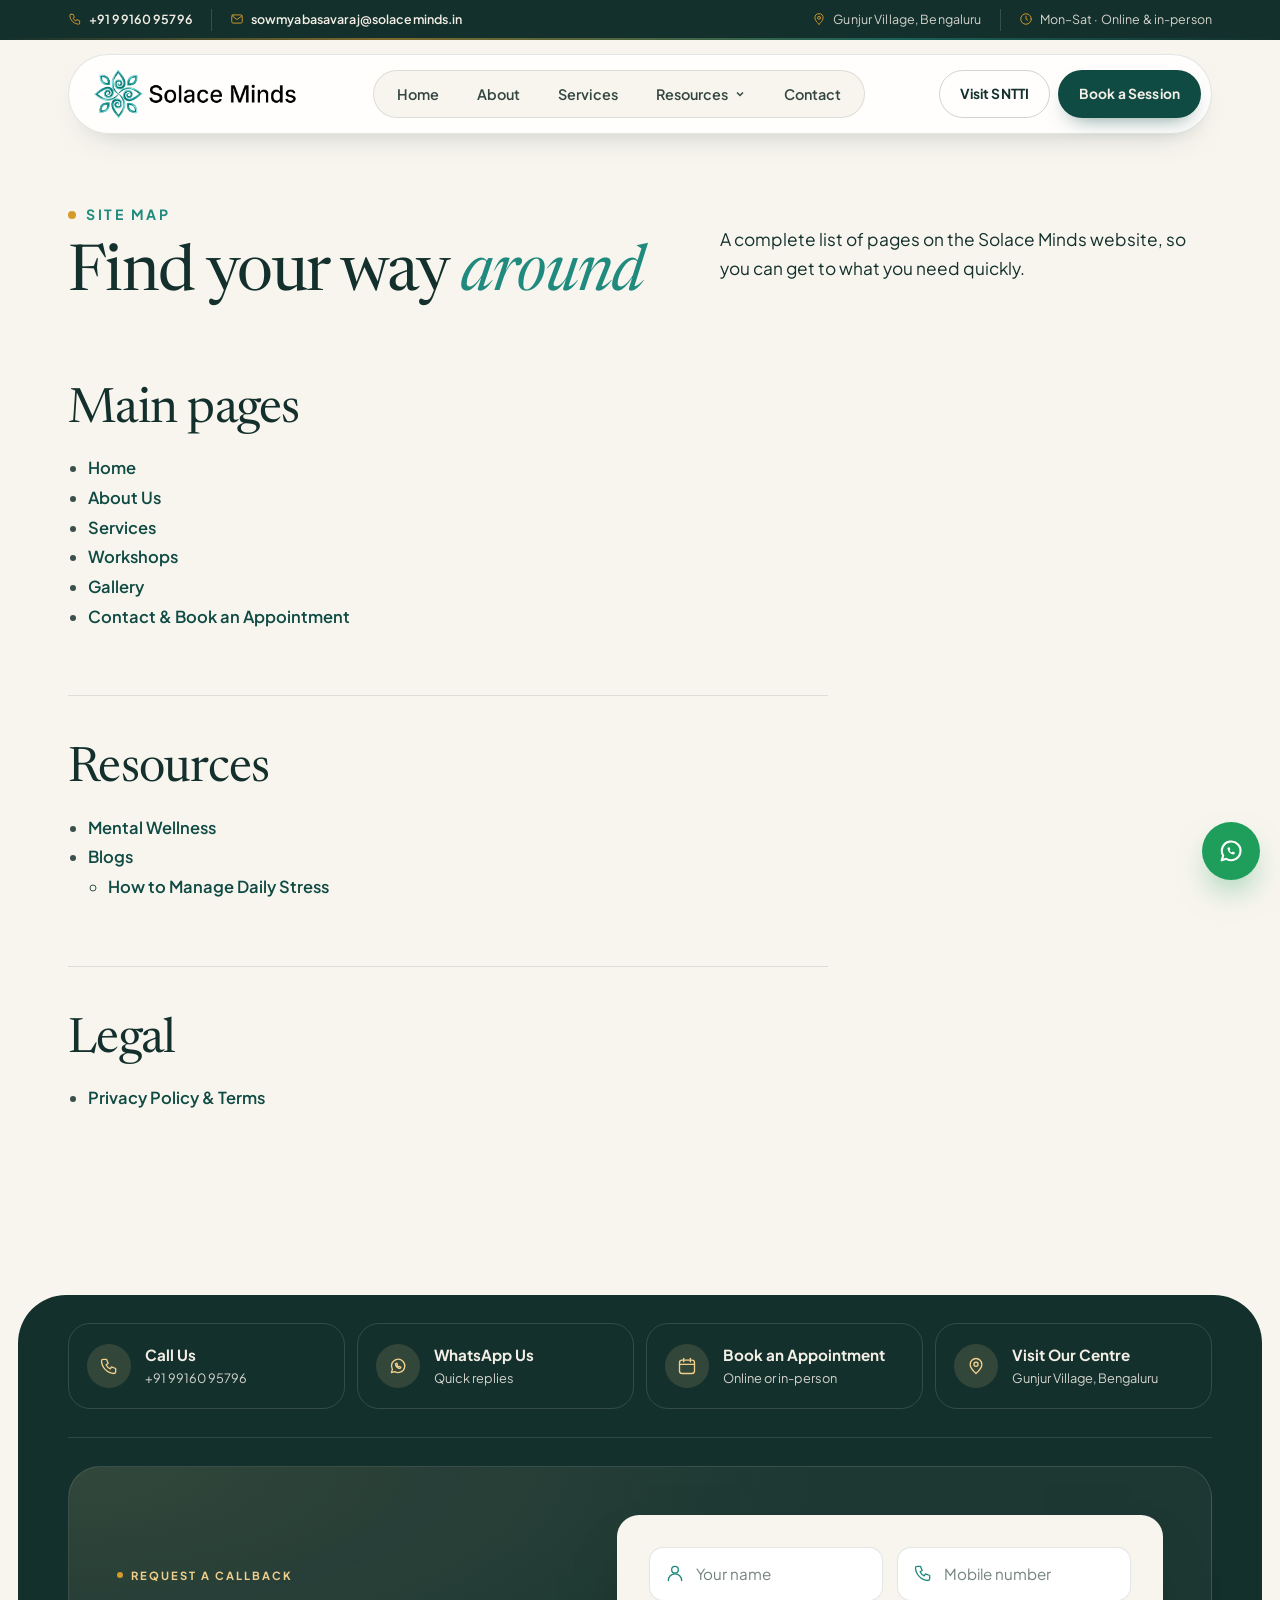
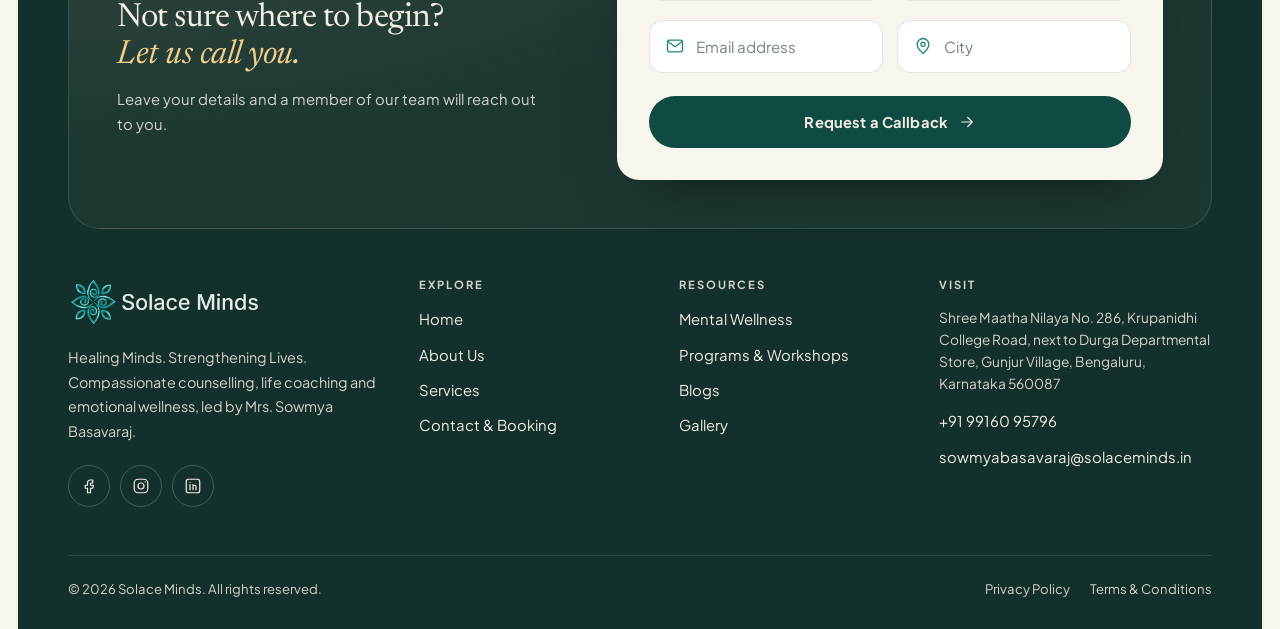
<file: sitemap.html>
<!DOCTYPE html>
<html lang="en-IN">
<head>
<meta charset="utf-8">
<meta name="viewport" content="width=device-width, initial-scale=1, viewport-fit=cover">
<title>Sitemap | Solace Minds</title>
<meta name="description" content="Find every page of the Solace Minds website: counselling services, workshops, mental wellness resources, blogs, gallery and contact details.">
<meta name="theme-color" content="#14302C">
<meta property="og:type" content="website">
<meta property="og:site_name" content="Solace Minds">
<meta property="og:title" content="Sitemap | Solace Minds">
<meta property="og:description" content="Find every page of the Solace Minds website: counselling services, workshops, mental wellness resources, blogs, gallery and contact details.">
<meta property="og:image" content="assets/img/solace-minds-og-share.jpg">
<link rel="icon" href="assets/img/favicon.png" type="image/png">
<link rel="apple-touch-icon" href="assets/img/favicon.png">
<link rel="preconnect" href="https://fonts.googleapis.com"><link rel="preconnect" href="https://fonts.gstatic.com" crossorigin><link rel="stylesheet" href="https://fonts.googleapis.com/css2?family=Newsreader:ital,opsz,wght@0,6..72,300..600;1,6..72,300..500&family=Plus+Jakarta+Sans:wght@400;500;600;700;800&display=swap">
<link rel="stylesheet" href="assets/css/style.css">
<script>document.documentElement.classList.add('js')</script>
</head>
<body class="pg-legal">
<div data-include="header"></div>
<main id="main">

<section class="p-hero">
  <div class="wrap">
    <div class="head-split" style="margin-bottom:0">
      <div><span class="eyebrow rv">Site Map</span><h1 class="rv d1">Find your way <em>around</em></h1></div>
      <p class="lead rv d2">A complete list of pages on the Solace Minds website, so you can get to what you need quickly.</p>
    </div>
  </div>
</section>
<section class="sec pt0">
  <div class="wrap">
    <div class="legal" style="min-width:0;max-width:760px">
      <section>
        <h2>Main pages</h2>
        <ul>
          <li><a href="index.html">Home</a></li>
          <li><a href="about.html">About Us</a></li>
          <li><a href="services.html">Services</a></li>
          <li><a href="workshops.html">Workshops</a></li>
          <li><a href="gallery.html">Gallery</a></li>
          <li><a href="contact.html">Contact &amp; Book an Appointment</a></li>
        </ul>
      </section>
      <section>
        <h2>Resources</h2>
        <ul>
          <li><a href="mental-wellness.html">Mental Wellness</a></li>
          <li><a href="blogs.html">Blogs</a>
            <ul>
              <li><a href="blog-manage-daily-stress.html">How to Manage Daily Stress</a></li>
            </ul>
          </li>
        </ul>
      </section>
      <section>
        <h2>Legal</h2>
        <ul>
          <li><a href="privacy-terms.html">Privacy Policy &amp; Terms</a></li>
        </ul>
      </section>
    </div>
  </div>
</section>
</main>
<div data-include="footer"></div>
<script src="assets/js/main.js"></script>
</body>
</html>
</file>
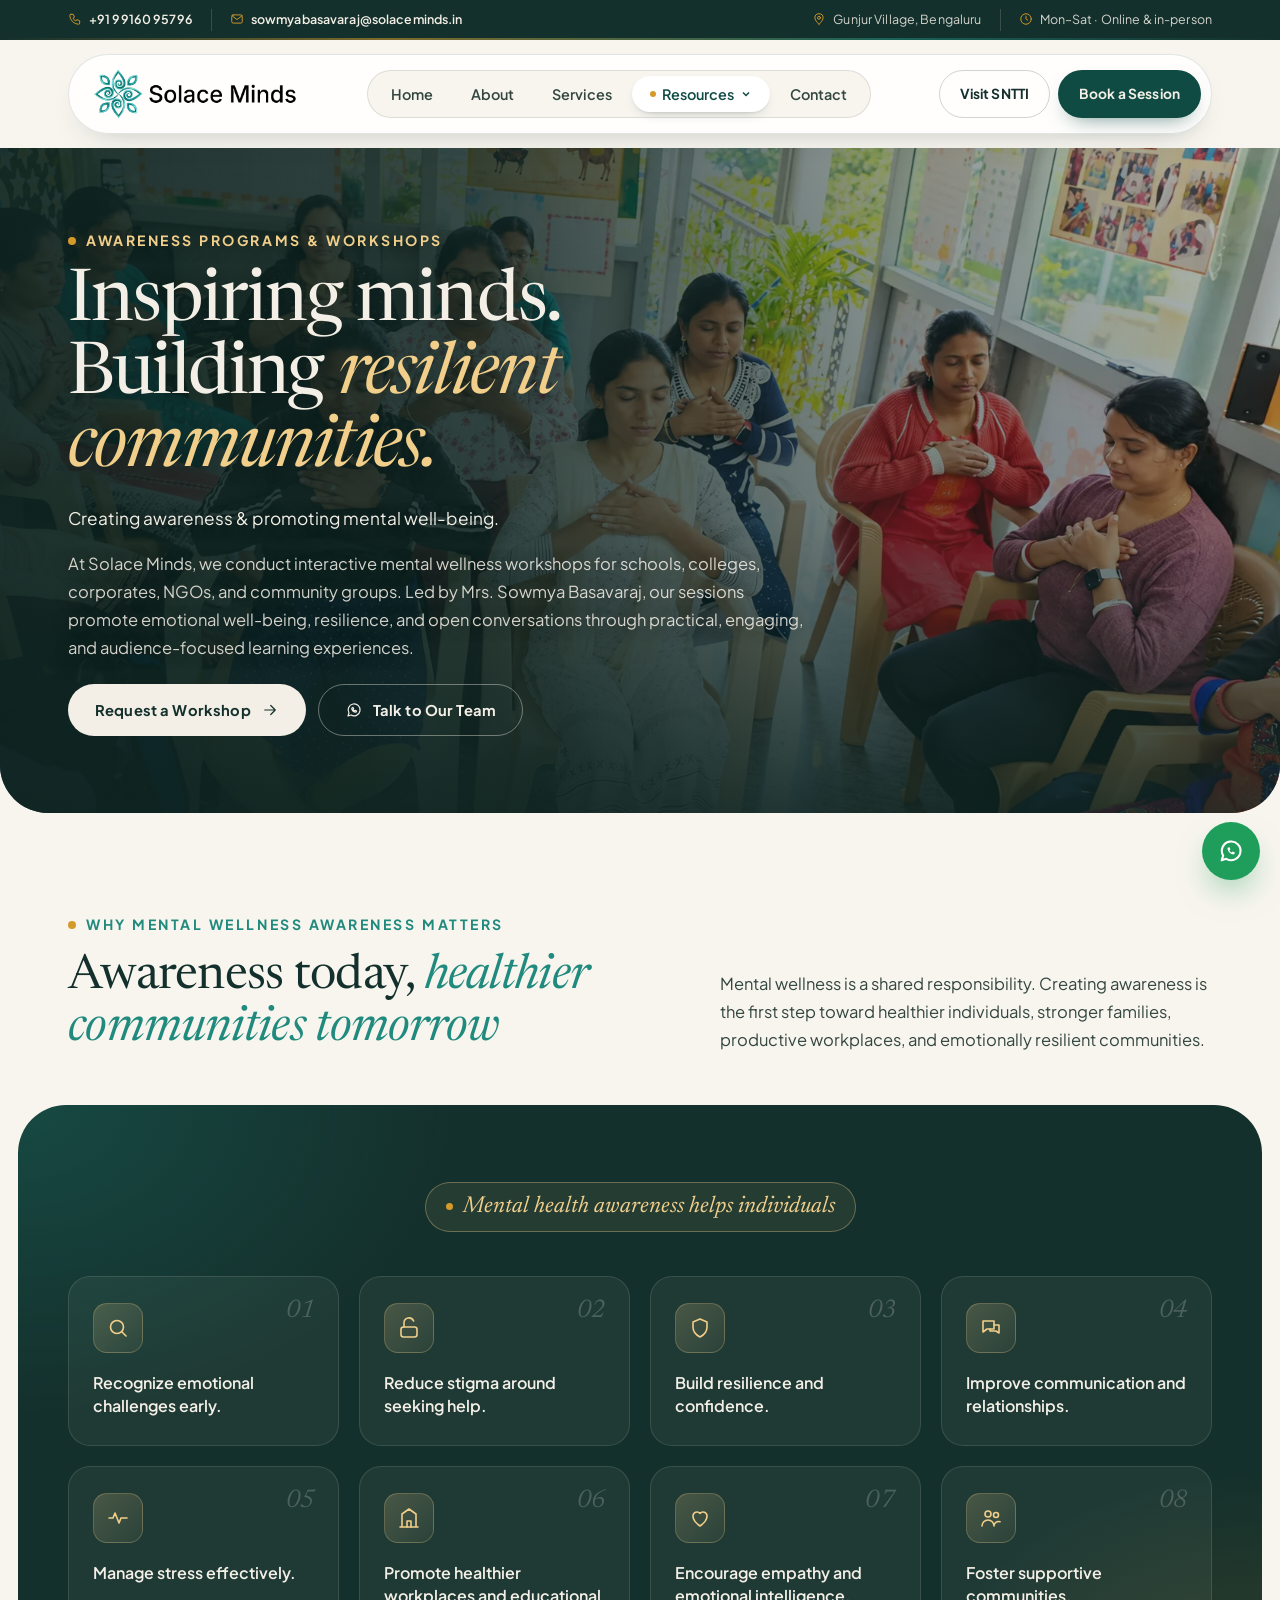
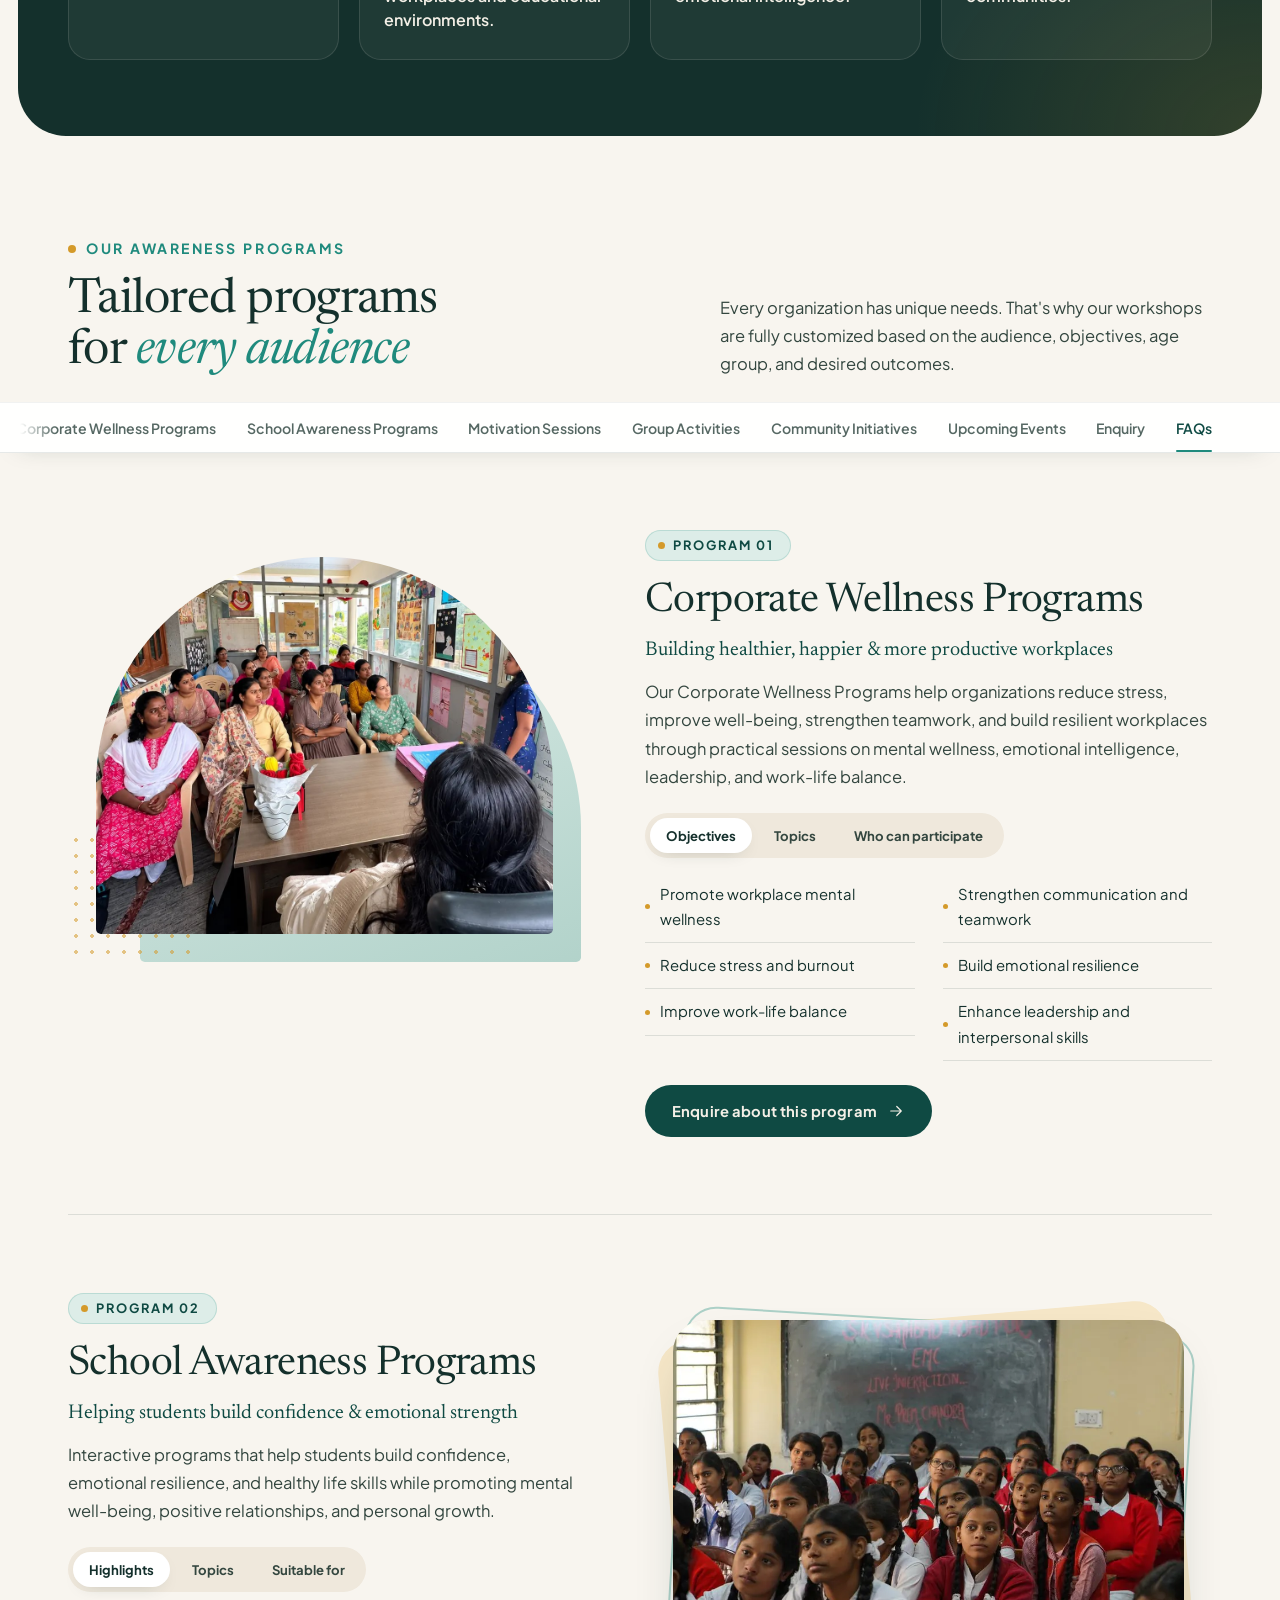
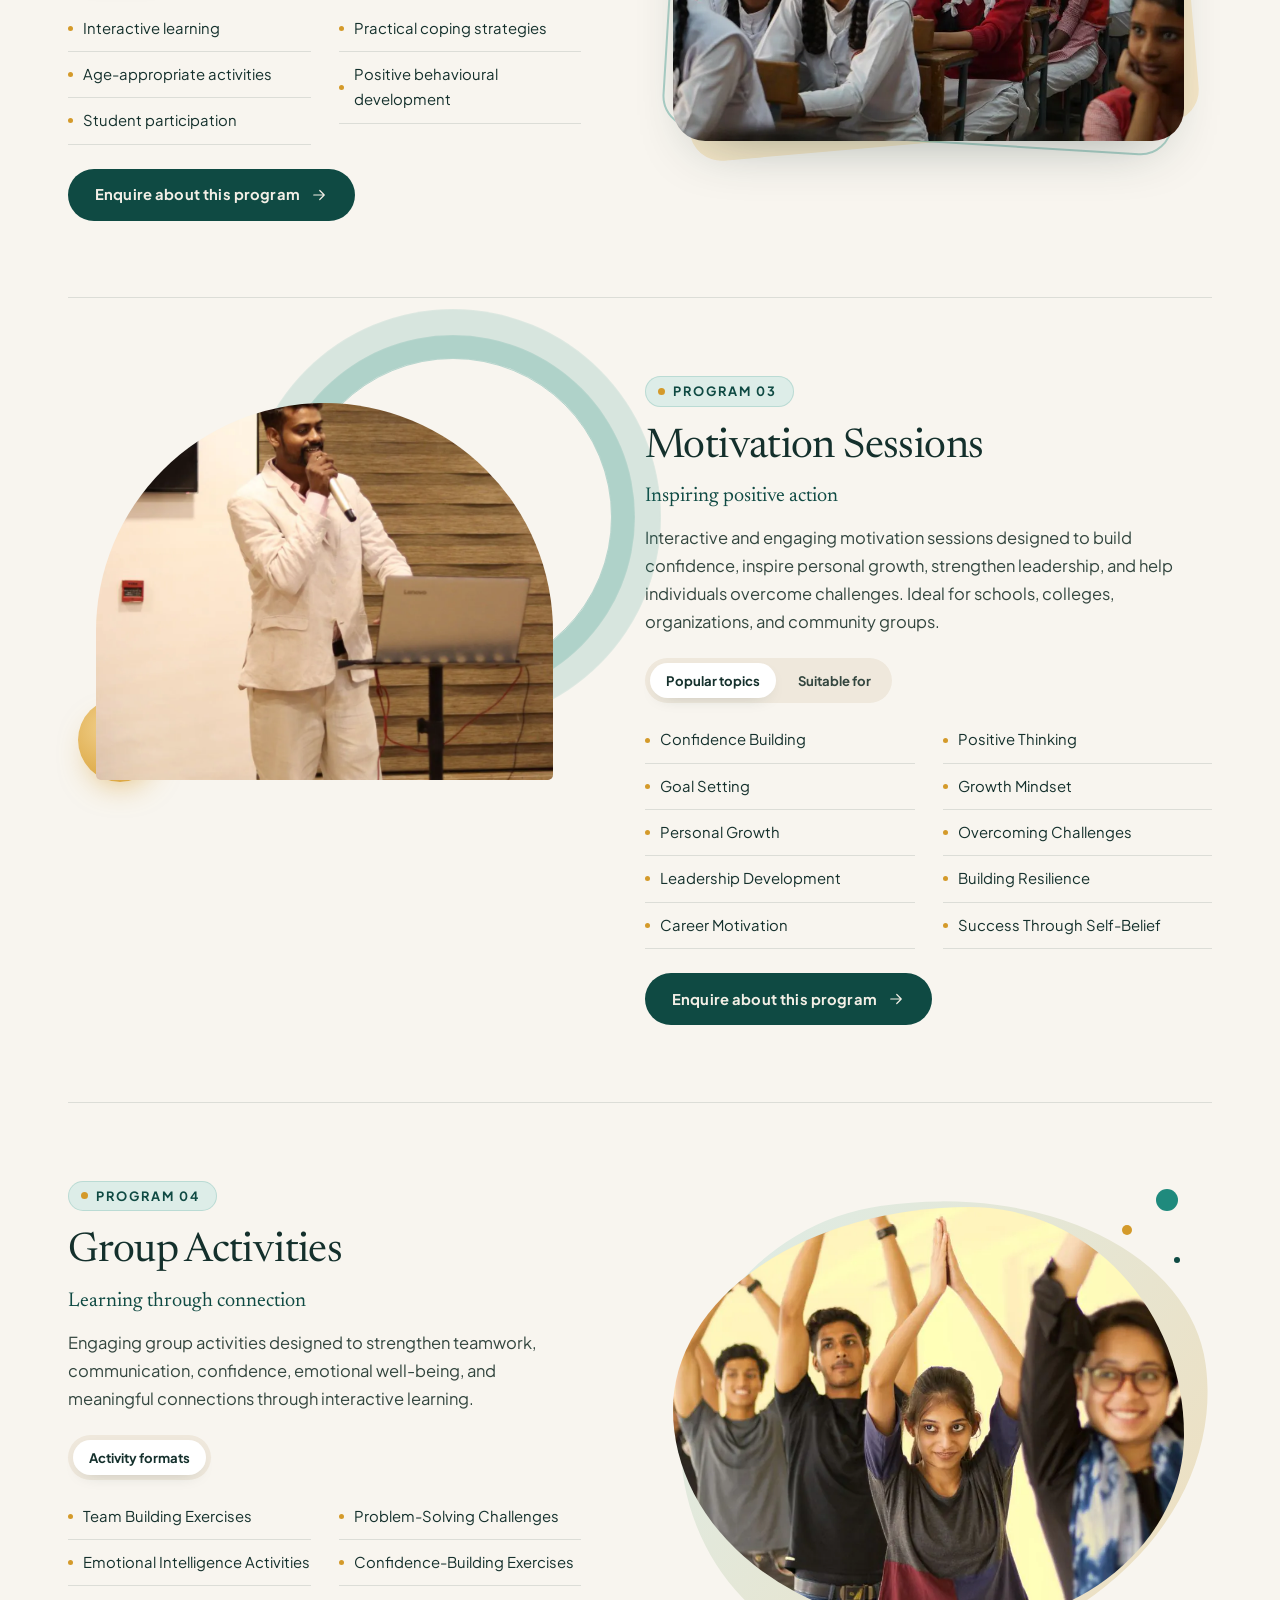
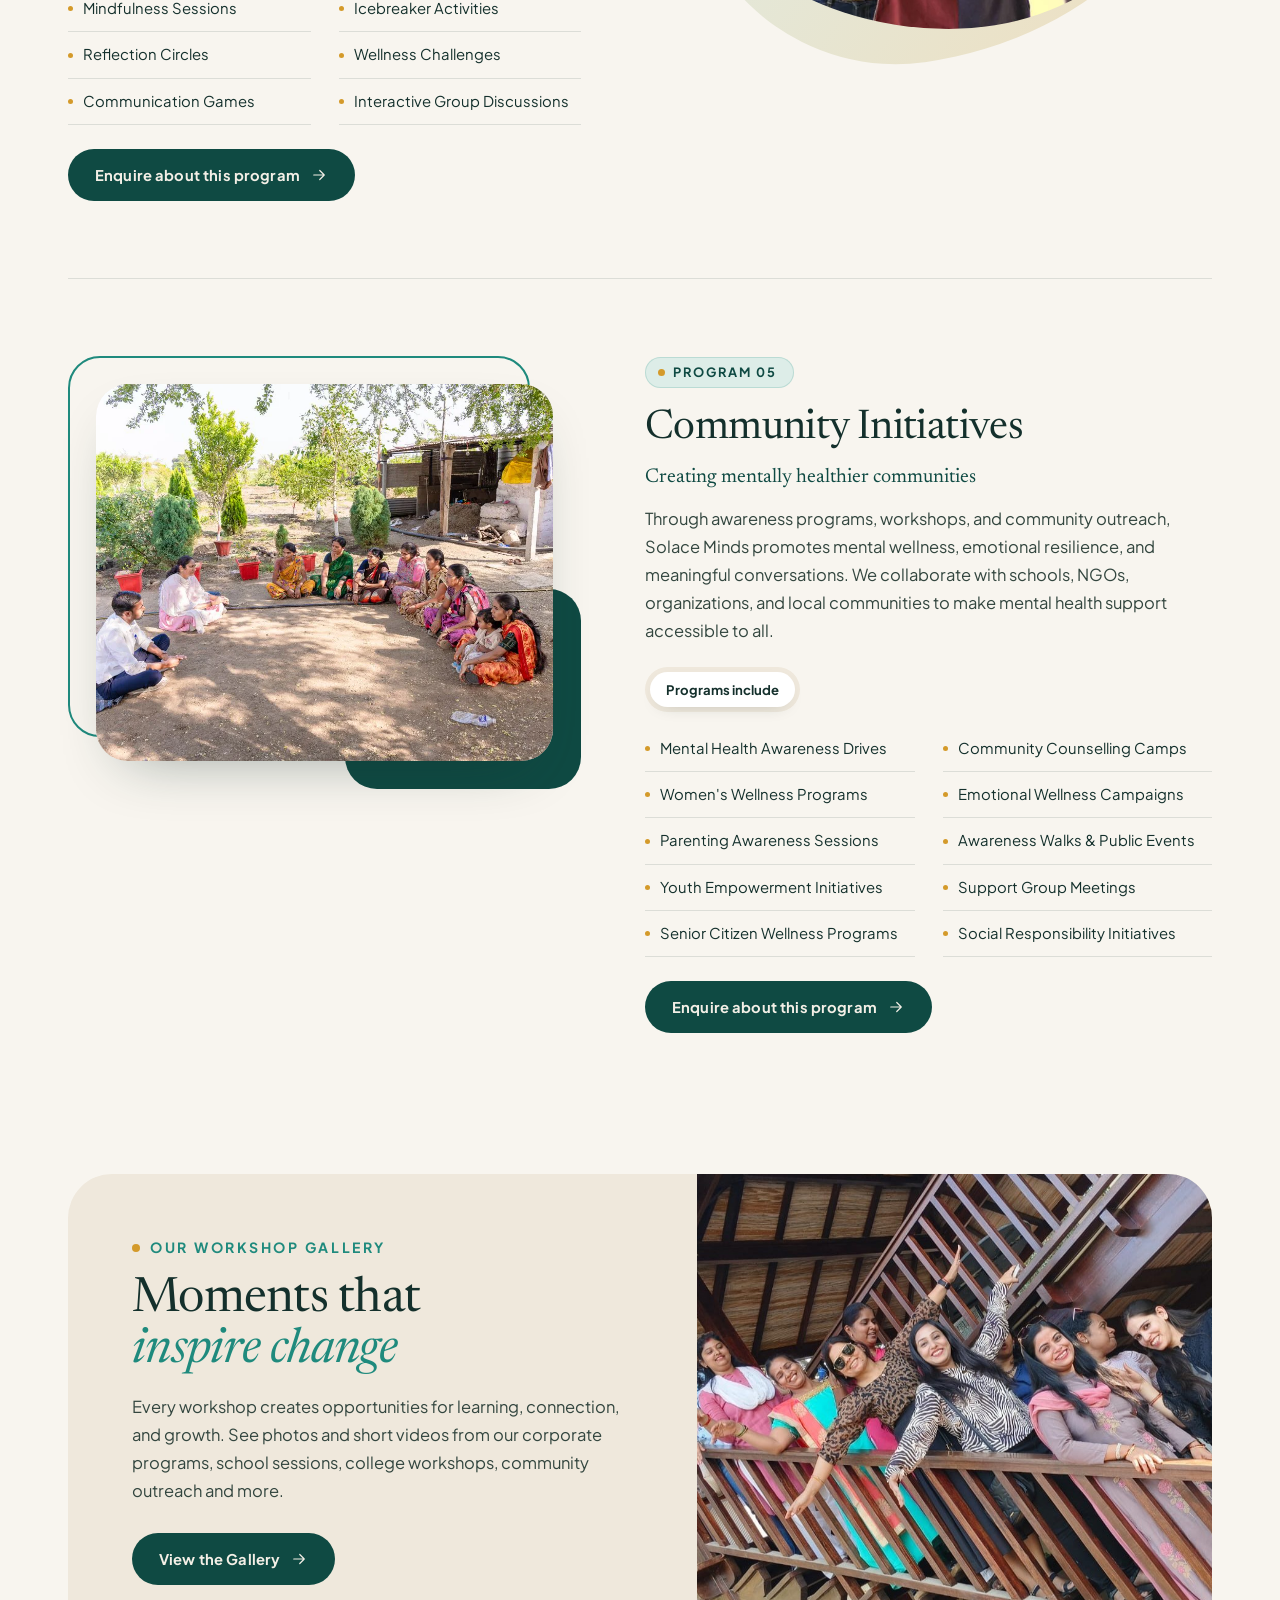
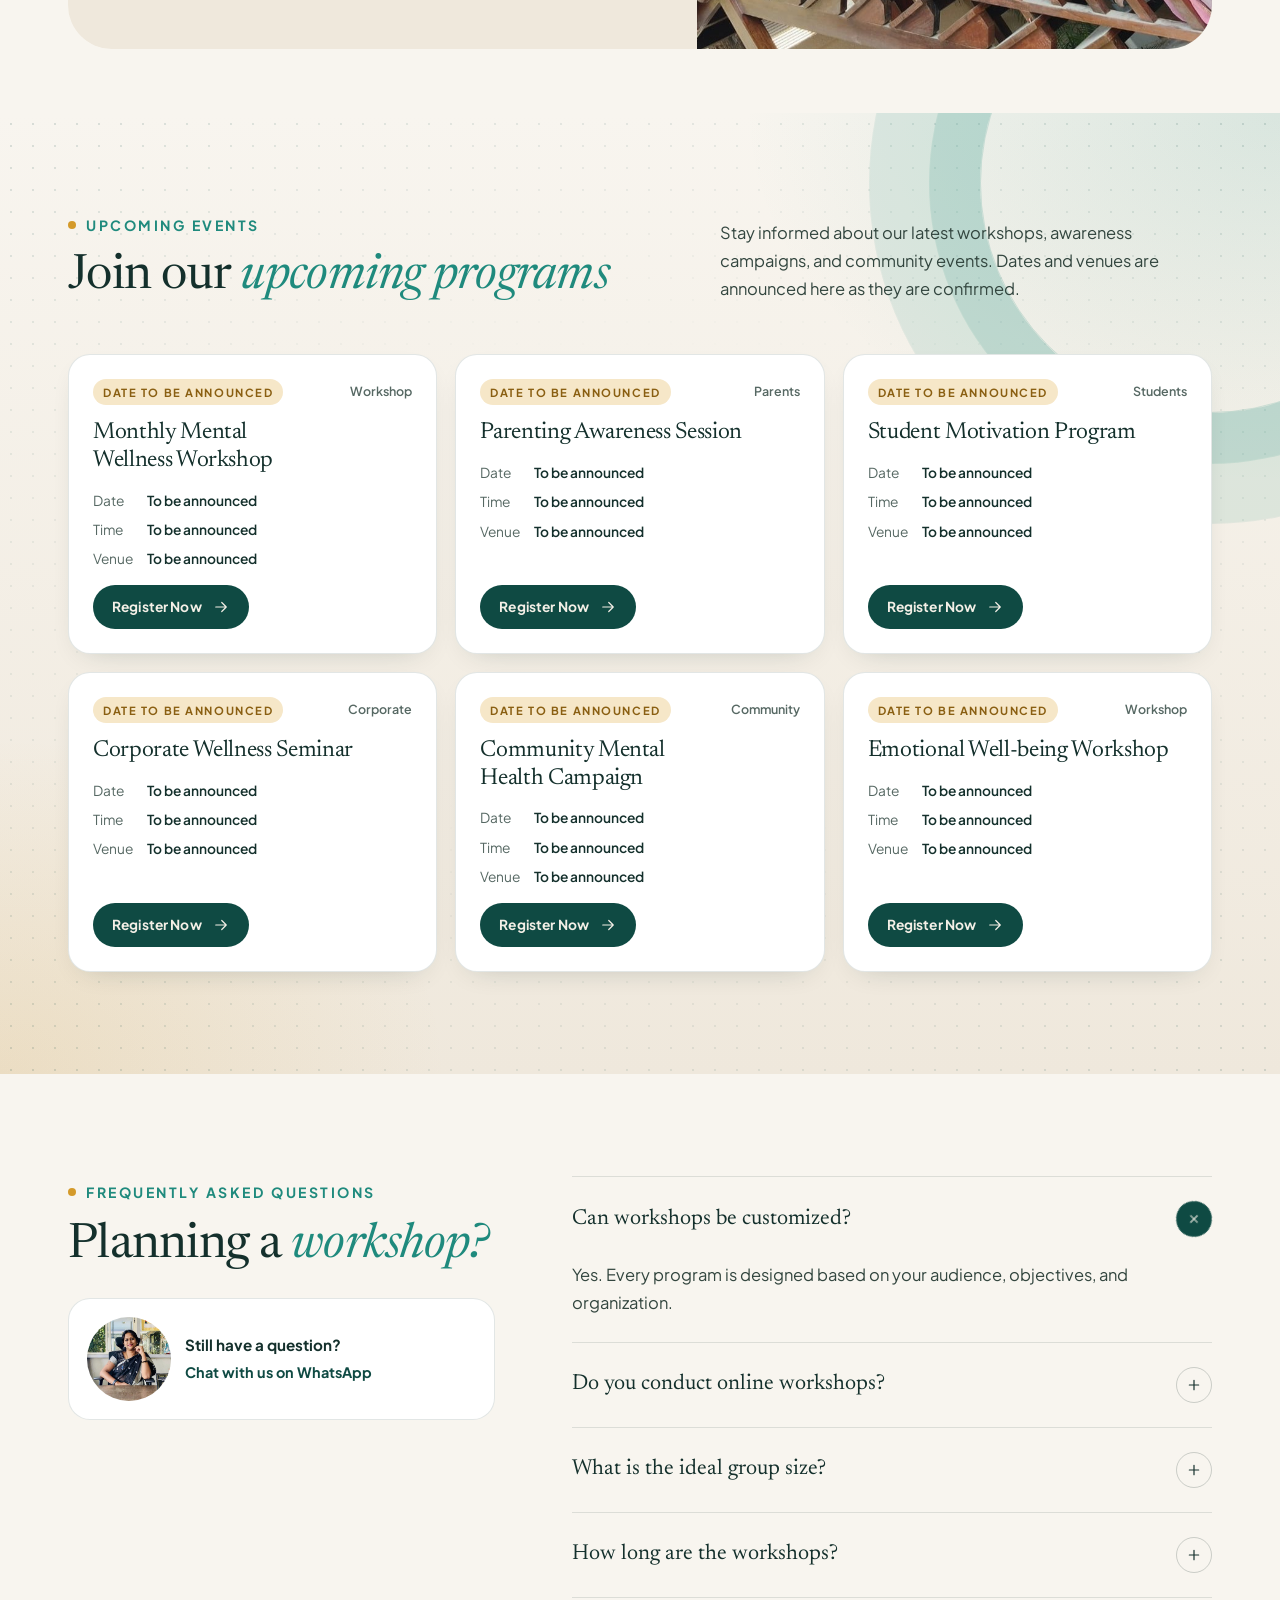
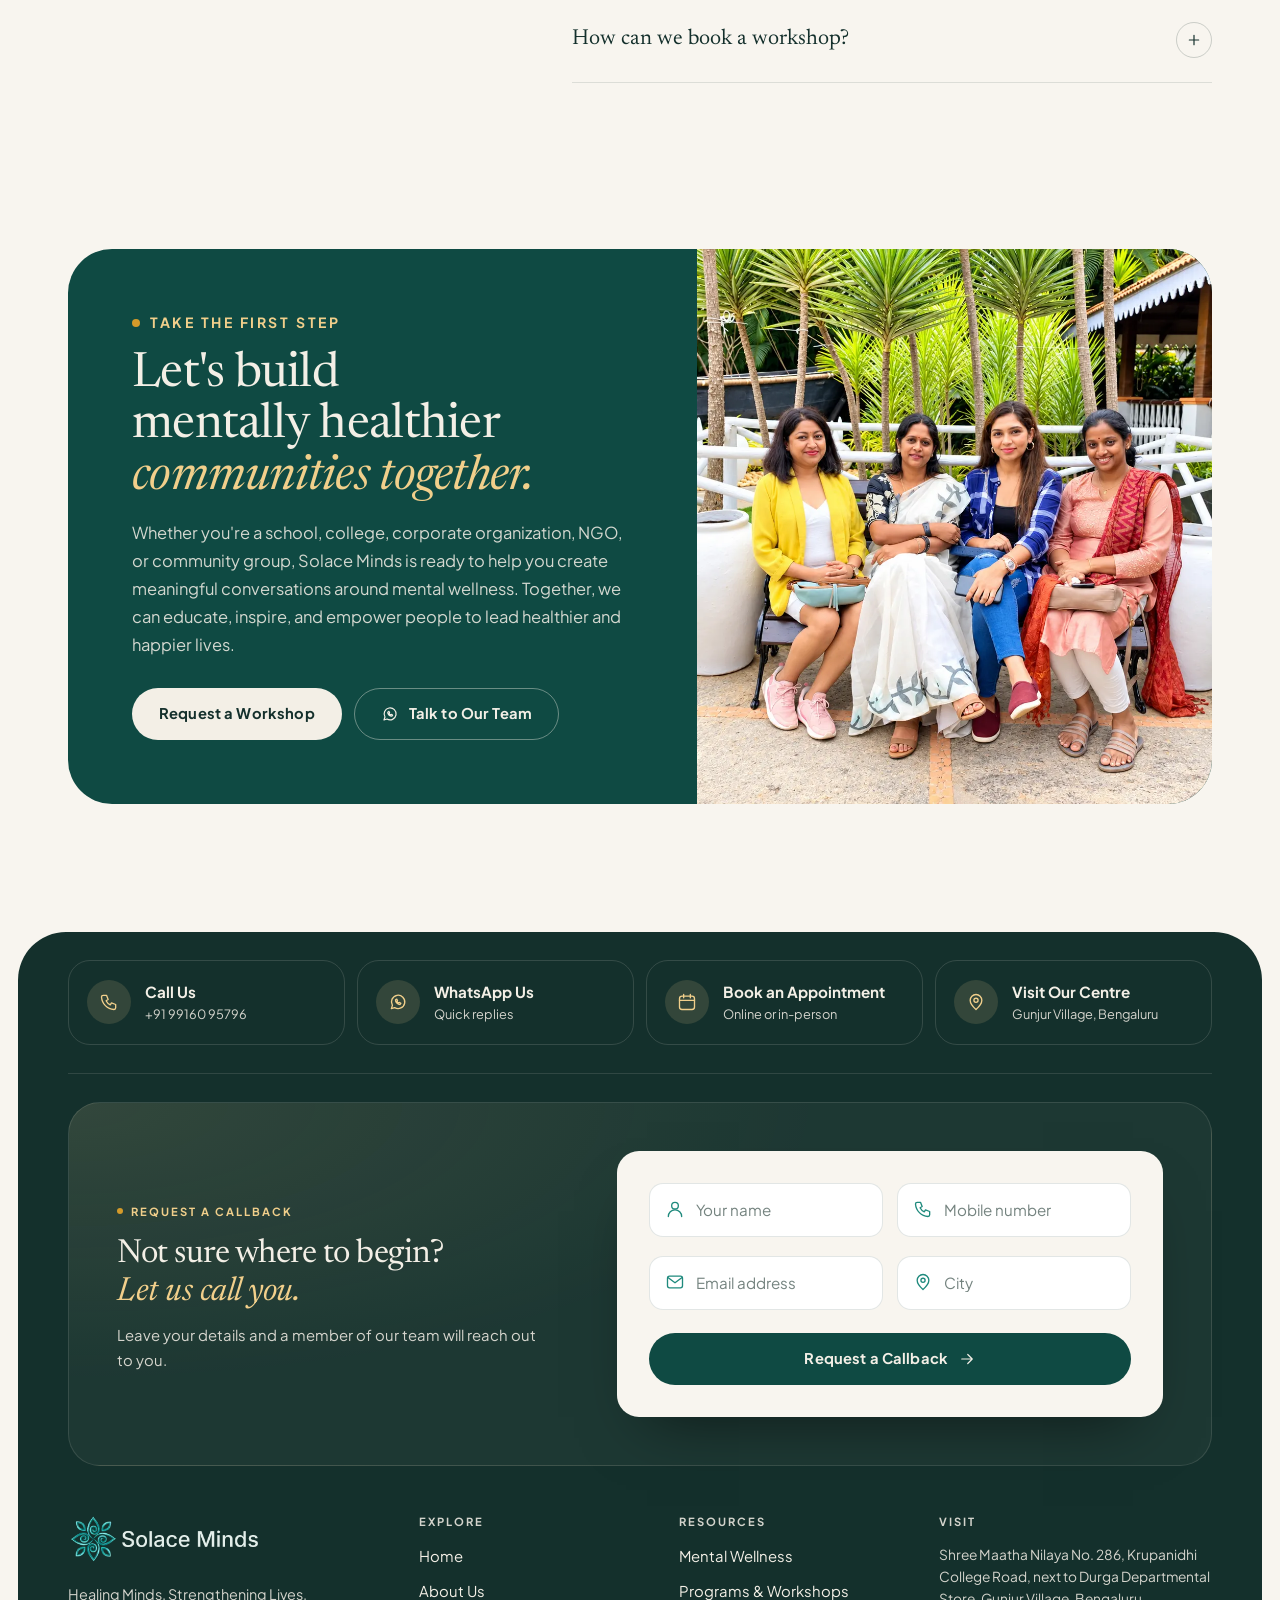
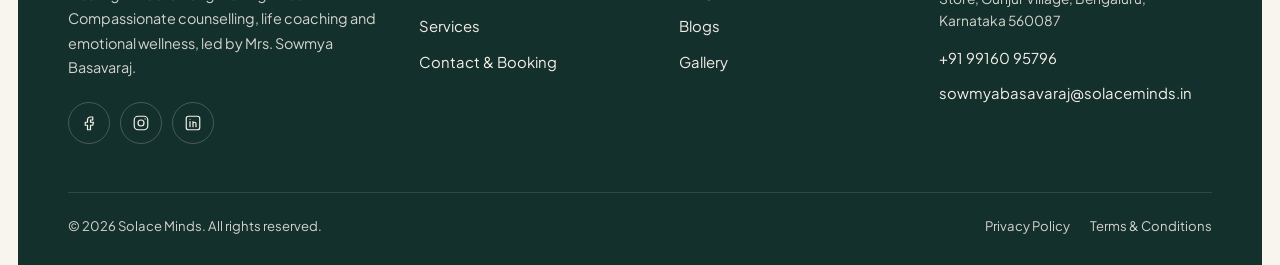
<file: workshops.html>
<!DOCTYPE html>
<html lang="en-IN">
<head>
<meta charset="utf-8">
<meta name="viewport" content="width=device-width, initial-scale=1, viewport-fit=cover">
<title>Awareness Programs &amp; Workshops | Solace Minds</title>
<meta name="description" content="Mental wellness workshops for schools, colleges, corporates, NGOs and community groups. Request a customized program.">
<meta name="theme-color" content="#14302C">
<meta property="og:type" content="website">
<meta property="og:site_name" content="Solace Minds">
<meta property="og:title" content="Awareness Programs &amp; Workshops | Solace Minds">
<meta property="og:description" content="Mental wellness workshops for schools, colleges, corporates, NGOs and community groups. Request a customized program.">
<meta property="og:image" content="assets/img/solace-minds-og-share.jpg">
<link rel="icon" href="assets/img/favicon.png" type="image/png">
<link rel="apple-touch-icon" href="assets/img/favicon.png">
<link rel="preconnect" href="https://fonts.googleapis.com"><link rel="preconnect" href="https://fonts.gstatic.com" crossorigin><link rel="stylesheet" href="https://fonts.googleapis.com/css2?family=Newsreader:ital,opsz,wght@0,6..72,300..600;1,6..72,300..500&family=Plus+Jakarta+Sans:wght@400;500;600;700;800&display=swap">
<link rel="stylesheet" href="assets/css/style.css">
<script>document.documentElement.classList.add('js')</script>
</head>
<body class="pg-workshops">
<div data-include="header"></div>
<main id="main">

<section class="photo-hero">
  <img src="assets/img/solace-minds-workshop-breathing-session.webp" alt="" style="object-position:50% 30%" loading="eager" decoding="async">
  <div class="wrap">
    <span class="eyebrow rv">Awareness Programs &amp; Workshops</span>
    <h1 class="rv d1" style="margin:14px 0 18px">Inspiring minds. Building <em>resilient communities.</em></h1>
    <p class="lead rv d2">Creating awareness &amp; promoting mental well-being.</p>
    <p class="rv d2">At Solace Minds, we conduct interactive mental wellness workshops for schools, colleges, corporates, NGOs, and community groups. Led by Mrs. Sowmya Basavaraj, our sessions promote emotional well-being, resilience, and open conversations through practical, engaging, and audience-focused learning experiences.</p>
    <div class="ctas rv d3" style="margin-top:22px"><a class="btn btn-light" href="contact.html#appointment">Request a Workshop <svg viewBox="0 0 24 24" fill="none" stroke="currentColor" stroke-width="1.6" stroke-linecap="round" stroke-linejoin="round" aria-hidden="true"><path d="M5 12h14M13 6l6 6-6 6"/></svg></a><a class="btn btn-line-light" href="https://wa.me/919916095796" target="_blank" rel="noopener"><svg viewBox="0 0 24 24" fill="none" stroke="currentColor" stroke-width="1.6" stroke-linecap="round" stroke-linejoin="round" aria-hidden="true"><path d="M4 20l1.3-4A8 8 0 1 1 8 18.7Z"/><path d="M9 9.5c0 3 2.5 5.5 5.5 5.5l1-1.5-2-1-1 .8a4 4 0 0 1-1.8-1.8l.8-1-1-2Z"/></svg>Talk to Our Team</a></div>
  </div>
</section>

<section class="sec">
  <div class="wrap">
    <div class="head-split"><div class="head" style="margin:0"><span class="eyebrow rv">Why Mental Wellness Awareness Matters</span><h2 class="rv d1">Awareness today, <em>healthier communities tomorrow</em></h2></div><p class="rv d2">Mental wellness is a shared responsibility. Creating awareness is the first step toward healthier individuals, stronger families, productive workplaces, and emotionally resilient communities.</p></div>
  </div>
  <div class="dark rounded-band aw-band" style="padding-block:clamp(48px,6vw,80px)"><div class="wrap">
    <div class="aw-head rv"><span class="aw-pill">Mental health awareness helps individuals</span></div>
    <ul class="aw-grid"><li class="rv d0"><span class="aw-ico"><svg viewBox="0 0 24 24" fill="none" stroke="currentColor" stroke-width="1.6" stroke-linecap="round" stroke-linejoin="round" aria-hidden="true"><circle cx="11" cy="11" r="6.5"/><path d="m20 20-4.2-4.2"/></svg></span><span class="aw-n">01</span><p>Recognize emotional challenges early.</p></li><li class="rv d1"><span class="aw-ico"><svg viewBox="0 0 24 24" fill="none" stroke="currentColor" stroke-width="1.6" stroke-linecap="round" stroke-linejoin="round" aria-hidden="true"><path d="M7 11V7a5 5 0 0 1 9.6-2"/><rect x="4" y="11" width="16" height="10" rx="2.5"/></svg></span><span class="aw-n">02</span><p>Reduce stigma around seeking help.</p></li><li class="rv d2"><span class="aw-ico"><svg viewBox="0 0 24 24" fill="none" stroke="currentColor" stroke-width="1.6" stroke-linecap="round" stroke-linejoin="round" aria-hidden="true"><path d="M12 3 19 6v5c0 4.5-3 8-7 10-4-2-7-5.5-7-10V6Z"/></svg></span><span class="aw-n">03</span><p>Build resilience and confidence.</p></li><li class="rv d3"><span class="aw-ico"><svg viewBox="0 0 24 24" fill="none" stroke="currentColor" stroke-width="1.6" stroke-linecap="round" stroke-linejoin="round" aria-hidden="true"><path d="M4 5h11v8H8l-4 3Z"/><path d="M15 9h5v8l-3-2h-6v-2"/></svg></span><span class="aw-n">04</span><p>Improve communication and relationships.</p></li><li class="rv d0"><span class="aw-ico"><svg viewBox="0 0 24 24" fill="none" stroke="currentColor" stroke-width="1.6" stroke-linecap="round" stroke-linejoin="round" aria-hidden="true"><path d="M3 12h4l2-5 4 10 2-5h6"/></svg></span><span class="aw-n">05</span><p>Manage stress effectively.</p></li><li class="rv d1"><span class="aw-ico"><svg viewBox="0 0 24 24" fill="none" stroke="currentColor" stroke-width="1.6" stroke-linecap="round" stroke-linejoin="round" aria-hidden="true"><path d="M3 21h18M5 21V8l7-5 7 5v13"/><path d="M10 21v-6h4v6"/></svg></span><span class="aw-n">06</span><p>Promote healthier workplaces and educational environments.</p></li><li class="rv d2"><span class="aw-ico"><svg viewBox="0 0 24 24" fill="none" stroke="currentColor" stroke-width="1.6" stroke-linecap="round" stroke-linejoin="round" aria-hidden="true"><path d="M12 20s-7-4.5-7-10a4 4 0 0 1 7-2.6A4 4 0 0 1 19 10c0 5.5-7 10-7 10Z"/></svg></span><span class="aw-n">07</span><p>Encourage empathy and emotional intelligence.</p></li><li class="rv d3"><span class="aw-ico"><svg viewBox="0 0 24 24" fill="none" stroke="currentColor" stroke-width="1.6" stroke-linecap="round" stroke-linejoin="round" aria-hidden="true"><circle cx="9" cy="8" r="3"/><circle cx="17" cy="9" r="2.5"/><path d="M3 20a6 6 0 0 1 12 0M15 20a4.5 4.5 0 0 1 6-4.2"/></svg></span><span class="aw-n">08</span><p>Foster supportive communities.</p></li></ul>
  </div></div>
</section>

<section class="sec pt0 pb0" id="programs">
  <div class="wrap"><div class="head-split" style="margin-bottom:24px"><div class="head" style="margin:0"><span class="eyebrow rv">Our Awareness Programs</span><h2 class="rv d1">Tailored programs for <em>every audience</em></h2></div><p class="rv d2">Every organization has unique needs. That's why our workshops are fully customized based on the audience, objectives, age group, and desired outcomes.</p></div></div>
</section>
<nav class="subnav" aria-label="Programs"><div class="wrap"><a href="#corporate">Corporate Wellness Programs</a><a href="#schools">School Awareness Programs</a><a href="#motivation">Motivation Sessions</a><a href="#group-activities">Group Activities</a><a href="#community">Community Initiatives</a><a href="#events">Upcoming Events</a><a href="contact.html#appointment">Enquiry</a><a href="#faq">FAQs</a></div></nav>
<div class="wrap"><article class="program" id="corporate">
  <div class="media m1"><div class="ph arch rv-img rv"><img src="assets/img/addmision-sntti.jpg" alt="A young professional presenting ideas to colleagues" loading="lazy" decoding="async"></div></div>
  <div>
    <span class="svc-no rv">Program 01</span>
    <h3 class="rv d1">Corporate Wellness Programs</h3>
    <p class="tagline rv d1">Building healthier, happier &amp; more productive workplaces</p>
    <p class="rv d2">Our Corporate Wellness Programs help organizations reduce stress, improve well-being, strengthen teamwork, and build resilient workplaces through practical sessions on mental wellness, emotional intelligence, leadership, and work-life balance.</p>
    <div class="rv d2"><div class="tabs" role="tablist"><button type="button" role="tab" id="corporate-t0" aria-controls="corporate-p0" aria-selected="true">Objectives</button><button type="button" role="tab" id="corporate-t1" aria-controls="corporate-p1" aria-selected="false">Topics</button><button type="button" role="tab" id="corporate-t2" aria-controls="corporate-p2" aria-selected="false">Who can participate</button></div><div class="tabpanel" role="tabpanel" id="corporate-p0" aria-labelledby="corporate-t0"><ul><li>Promote workplace mental wellness</li><li>Reduce stress and burnout</li><li>Improve work-life balance</li><li>Strengthen communication and teamwork</li><li>Build emotional resilience</li><li>Enhance leadership and interpersonal skills</li></ul></div><div class="tabpanel" role="tabpanel" id="corporate-p1" aria-labelledby="corporate-t1" hidden><ul><li>Workplace Stress Management</li><li>Preventing Burnout</li><li>Emotional Intelligence</li><li>Work-Life Balance</li><li>Mindfulness at Work</li><li>Team Collaboration</li><li>Leadership &amp; Motivation</li><li>Managing Change</li><li>Positive Workplace Relationships</li><li>Mental Wellness for Professionals</li></ul></div><div class="tabpanel" role="tabpanel" id="corporate-p2" aria-labelledby="corporate-t2" hidden><ul><li>Employees</li><li>Managers</li><li>Team Leaders</li><li>HR Teams</li><li>Senior Leadership</li><li>Start-ups</li><li>Corporate Organizations</li><li>Small &amp; Medium Enterprises</li></ul></div></div>
    <div class="ctas rv d3" style="margin-top:24px"><a class="btn btn-primary" href="contact.html#appointment" data-topic="Corporate Wellness Programs">Enquire about this program <svg viewBox="0 0 24 24" fill="none" stroke="currentColor" stroke-width="1.6" stroke-linecap="round" stroke-linejoin="round" aria-hidden="true"><path d="M5 12h14M13 6l6 6-6 6"/></svg></a></div>
  </div>
</article><article class="program alt" id="schools">
  <div class="media m2"><div class="ph rv-img rv"><img src="assets/img/solace-minds-school-awareness-session.webp" alt="Indian schoolgirls listening attentively in class" loading="lazy" decoding="async"></div></div>
  <div>
    <span class="svc-no rv">Program 02</span>
    <h3 class="rv d1">School Awareness Programs</h3>
    <p class="tagline rv d1">Helping students build confidence &amp; emotional strength</p>
    <p class="rv d2">Interactive programs that help students build confidence, emotional resilience, and healthy life skills while promoting mental well-being, positive relationships, and personal growth.</p>
    <div class="rv d2"><div class="tabs" role="tablist"><button type="button" role="tab" id="schools-t0" aria-controls="schools-p0" aria-selected="true">Highlights</button><button type="button" role="tab" id="schools-t1" aria-controls="schools-p1" aria-selected="false">Topics</button><button type="button" role="tab" id="schools-t2" aria-controls="schools-p2" aria-selected="false">Suitable for</button></div><div class="tabpanel" role="tabpanel" id="schools-p0" aria-labelledby="schools-t0"><ul><li>Interactive learning</li><li>Age-appropriate activities</li><li>Student participation</li><li>Practical coping strategies</li><li>Positive behavioural development</li></ul></div><div class="tabpanel" role="tabpanel" id="schools-p1" aria-labelledby="schools-t1" hidden><ul><li>Mental Health Awareness</li><li>Emotional Well-being</li><li>Exam Stress Management</li><li>Building Self-Confidence</li><li>Positive Friendships</li><li>Bullying Prevention</li><li>Digital Well-being</li><li>Goal Setting</li><li>Communication Skills</li><li>Emotional Intelligence</li></ul></div><div class="tabpanel" role="tabpanel" id="schools-p2" aria-labelledby="schools-t2" hidden><ul><li>Primary Schools</li><li>High Schools</li><li>PU Colleges</li><li>Teachers</li><li>Parents</li><li>School Counsellors</li></ul></div></div>
    <div class="ctas rv d3" style="margin-top:24px"><a class="btn btn-primary" href="contact.html#appointment" data-topic="School Awareness Programs">Enquire about this program <svg viewBox="0 0 24 24" fill="none" stroke="currentColor" stroke-width="1.6" stroke-linecap="round" stroke-linejoin="round" aria-hidden="true"><path d="M5 12h14M13 6l6 6-6 6"/></svg></a></div>
  </div>
</article><article class="program" id="motivation">
  <div class="media m3"><div class="ph arch rv-img rv"><img src="assets/img/solace-minds-motivational-talk.webp" alt="A speaker presenting with a microphone" loading="lazy" decoding="async"></div></div>
  <div>
    <span class="svc-no rv">Program 03</span>
    <h3 class="rv d1">Motivation Sessions</h3>
    <p class="tagline rv d1">Inspiring positive action</p>
    <p class="rv d2">Interactive and engaging motivation sessions designed to build confidence, inspire personal growth, strengthen leadership, and help individuals overcome challenges. Ideal for schools, colleges, organizations, and community groups.</p>
    <div class="rv d2"><div class="tabs" role="tablist"><button type="button" role="tab" id="motivation-t0" aria-controls="motivation-p0" aria-selected="true">Popular topics</button><button type="button" role="tab" id="motivation-t1" aria-controls="motivation-p1" aria-selected="false">Suitable for</button></div><div class="tabpanel" role="tabpanel" id="motivation-p0" aria-labelledby="motivation-t0"><ul><li>Confidence Building</li><li>Goal Setting</li><li>Personal Growth</li><li>Leadership Development</li><li>Career Motivation</li><li>Positive Thinking</li><li>Growth Mindset</li><li>Overcoming Challenges</li><li>Building Resilience</li><li>Success Through Self-Belief</li></ul></div><div class="tabpanel" role="tabpanel" id="motivation-p1" aria-labelledby="motivation-t1" hidden><ul><li>Schools</li><li>Colleges</li><li>Organizations</li><li>Youth Groups</li><li>Community Events</li></ul></div></div>
    <div class="ctas rv d3" style="margin-top:24px"><a class="btn btn-primary" href="contact.html#appointment" data-topic="Motivation Sessions">Enquire about this program <svg viewBox="0 0 24 24" fill="none" stroke="currentColor" stroke-width="1.6" stroke-linecap="round" stroke-linejoin="round" aria-hidden="true"><path d="M5 12h14M13 6l6 6-6 6"/></svg></a></div>
  </div>
</article><article class="program alt" id="group-activities">
  <div class="media m4"><div class="ph rv-img rv"><img src="assets/img/solace-minds-group-yoga-wellness.webp" alt="A group of young adults in a yoga class" loading="lazy" decoding="async"></div></div>
  <div>
    <span class="svc-no rv">Program 04</span>
    <h3 class="rv d1">Group Activities</h3>
    <p class="tagline rv d1">Learning through connection</p>
    <p class="rv d2">Engaging group activities designed to strengthen teamwork, communication, confidence, emotional well-being, and meaningful connections through interactive learning.</p>
    <div class="rv d2"><div class="tabs" role="tablist"><button type="button" role="tab" id="group-activities-t0" aria-controls="group-activities-p0" aria-selected="true">Activity formats</button></div><div class="tabpanel" role="tabpanel" id="group-activities-p0" aria-labelledby="group-activities-t0"><ul><li>Team Building Exercises</li><li>Emotional Intelligence Activities</li><li>Mindfulness Sessions</li><li>Reflection Circles</li><li>Communication Games</li><li>Problem-Solving Challenges</li><li>Confidence-Building Exercises</li><li>Icebreaker Activities</li><li>Wellness Challenges</li><li>Interactive Group Discussions</li></ul></div></div>
    <div class="ctas rv d3" style="margin-top:24px"><a class="btn btn-primary" href="contact.html#appointment" data-topic="Group Activities">Enquire about this program <svg viewBox="0 0 24 24" fill="none" stroke="currentColor" stroke-width="1.6" stroke-linecap="round" stroke-linejoin="round" aria-hidden="true"><path d="M5 12h14M13 6l6 6-6 6"/></svg></a></div>
  </div>
</article><article class="program" id="community">
  <div class="media m5"><div class="ph rv-img rv"><img src="assets/img/solace-minds-community-wellness-program.webp" alt="A community meeting in rural Nagpur" loading="lazy" decoding="async"></div></div>
  <div>
    <span class="svc-no rv">Program 05</span>
    <h3 class="rv d1">Community Initiatives</h3>
    <p class="tagline rv d1">Creating mentally healthier communities</p>
    <p class="rv d2">Through awareness programs, workshops, and community outreach, Solace Minds promotes mental wellness, emotional resilience, and meaningful conversations. We collaborate with schools, NGOs, organizations, and local communities to make mental health support accessible to all.</p>
    <div class="rv d2"><div class="tabs" role="tablist"><button type="button" role="tab" id="community-t0" aria-controls="community-p0" aria-selected="true">Programs include</button></div><div class="tabpanel" role="tabpanel" id="community-p0" aria-labelledby="community-t0"><ul><li>Mental Health Awareness Drives</li><li>Women's Wellness Programs</li><li>Parenting Awareness Sessions</li><li>Youth Empowerment Initiatives</li><li>Senior Citizen Wellness Programs</li><li>Community Counselling Camps</li><li>Emotional Wellness Campaigns</li><li>Awareness Walks &amp; Public Events</li><li>Support Group Meetings</li><li>Social Responsibility Initiatives</li></ul></div></div>
    <div class="ctas rv d3" style="margin-top:24px"><a class="btn btn-primary" href="contact.html#appointment" data-topic="Community Initiatives">Enquire about this program <svg viewBox="0 0 24 24" fill="none" stroke="currentColor" stroke-width="1.6" stroke-linecap="round" stroke-linejoin="round" aria-hidden="true"><path d="M5 12h14M13 6l6 6-6 6"/></svg></a></div>
  </div>
</article></div>

<section class="sec-sm">
  <div class="wrap">
    <div class="cta-panel rv" style="background:var(--sand);color:var(--ink)">
      <div class="in"><span class="eyebrow">Our Workshop Gallery</span><h2 style="color:var(--ink)">Moments that <em style="color:var(--teal)">inspire change</em></h2><p style="color:var(--ink-2)">Every workshop creates opportunities for learning, connection, and growth. See photos and short videos from our corporate programs, school sessions, college workshops, community outreach and more.</p><div class="ctas"><a class="btn btn-primary" href="gallery.html">View the Gallery <svg viewBox="0 0 24 24" fill="none" stroke="currentColor" stroke-width="1.6" stroke-linecap="round" stroke-linejoin="round" aria-hidden="true"><path d="M5 12h14M13 6l6 6-6 6"/></svg></a></div></div>
      <div class="ph"><img src="assets/img/resourse-banner.jpeg" alt="Happy Indian children learning together at school" loading="lazy" decoding="async"></div>
    </div>
  </div>
</section>

<section class="sec events-bg" id="events">
  <div class="wrap">
    <div class="head-split"><div class="head" style="margin:0"><span class="eyebrow rv">Upcoming Events</span><h2 class="rv d1">Join our <em>upcoming programs</em></h2></div><p class="rv d2">Stay informed about our latest workshops, awareness campaigns, and community events. Dates and venues are announced here as they are confirmed.</p></div>
    <div class="events"><article class="event rv d0"><div class="top"><span class="tba">Date to be announced</span><span class="cat">Workshop</span></div><h3>Monthly Mental Wellness Workshop</h3>
      <dl><dt>Date</dt><dd>To be announced</dd><dt>Time</dt><dd>To be announced</dd><dt>Venue</dt><dd>To be announced</dd></dl>
      <a class="btn btn-primary btn-sm" href="https://wa.me/919916095796?text=I%20would%20like%20to%20register%20for:%20Monthly%20Mental%20Wellness%20Workshop" target="_blank" rel="noopener">Register Now <svg viewBox="0 0 24 24" fill="none" stroke="currentColor" stroke-width="1.6" stroke-linecap="round" stroke-linejoin="round" aria-hidden="true"><path d="M5 12h14M13 6l6 6-6 6"/></svg></a></article><article class="event rv d1"><div class="top"><span class="tba">Date to be announced</span><span class="cat">Parents</span></div><h3>Parenting Awareness Session</h3>
      <dl><dt>Date</dt><dd>To be announced</dd><dt>Time</dt><dd>To be announced</dd><dt>Venue</dt><dd>To be announced</dd></dl>
      <a class="btn btn-primary btn-sm" href="https://wa.me/919916095796?text=I%20would%20like%20to%20register%20for:%20Parenting%20Awareness%20Session" target="_blank" rel="noopener">Register Now <svg viewBox="0 0 24 24" fill="none" stroke="currentColor" stroke-width="1.6" stroke-linecap="round" stroke-linejoin="round" aria-hidden="true"><path d="M5 12h14M13 6l6 6-6 6"/></svg></a></article><article class="event rv d2"><div class="top"><span class="tba">Date to be announced</span><span class="cat">Students</span></div><h3>Student Motivation Program</h3>
      <dl><dt>Date</dt><dd>To be announced</dd><dt>Time</dt><dd>To be announced</dd><dt>Venue</dt><dd>To be announced</dd></dl>
      <a class="btn btn-primary btn-sm" href="https://wa.me/919916095796?text=I%20would%20like%20to%20register%20for:%20Student%20Motivation%20Program" target="_blank" rel="noopener">Register Now <svg viewBox="0 0 24 24" fill="none" stroke="currentColor" stroke-width="1.6" stroke-linecap="round" stroke-linejoin="round" aria-hidden="true"><path d="M5 12h14M13 6l6 6-6 6"/></svg></a></article><article class="event rv d0"><div class="top"><span class="tba">Date to be announced</span><span class="cat">Corporate</span></div><h3>Corporate Wellness Seminar</h3>
      <dl><dt>Date</dt><dd>To be announced</dd><dt>Time</dt><dd>To be announced</dd><dt>Venue</dt><dd>To be announced</dd></dl>
      <a class="btn btn-primary btn-sm" href="https://wa.me/919916095796?text=I%20would%20like%20to%20register%20for:%20Corporate%20Wellness%20Seminar" target="_blank" rel="noopener">Register Now <svg viewBox="0 0 24 24" fill="none" stroke="currentColor" stroke-width="1.6" stroke-linecap="round" stroke-linejoin="round" aria-hidden="true"><path d="M5 12h14M13 6l6 6-6 6"/></svg></a></article><article class="event rv d1"><div class="top"><span class="tba">Date to be announced</span><span class="cat">Community</span></div><h3>Community Mental Health Campaign</h3>
      <dl><dt>Date</dt><dd>To be announced</dd><dt>Time</dt><dd>To be announced</dd><dt>Venue</dt><dd>To be announced</dd></dl>
      <a class="btn btn-primary btn-sm" href="https://wa.me/919916095796?text=I%20would%20like%20to%20register%20for:%20Community%20Mental%20Health%20Campaign" target="_blank" rel="noopener">Register Now <svg viewBox="0 0 24 24" fill="none" stroke="currentColor" stroke-width="1.6" stroke-linecap="round" stroke-linejoin="round" aria-hidden="true"><path d="M5 12h14M13 6l6 6-6 6"/></svg></a></article><article class="event rv d2"><div class="top"><span class="tba">Date to be announced</span><span class="cat">Workshop</span></div><h3>Emotional Well-being Workshop</h3>
      <dl><dt>Date</dt><dd>To be announced</dd><dt>Time</dt><dd>To be announced</dd><dt>Venue</dt><dd>To be announced</dd></dl>
      <a class="btn btn-primary btn-sm" href="https://wa.me/919916095796?text=I%20would%20like%20to%20register%20for:%20Emotional%20Well-being%20Workshop" target="_blank" rel="noopener">Register Now <svg viewBox="0 0 24 24" fill="none" stroke="currentColor" stroke-width="1.6" stroke-linecap="round" stroke-linejoin="round" aria-hidden="true"><path d="M5 12h14M13 6l6 6-6 6"/></svg></a></article></div>
  </div>
</section>

<!-- <section class="sec" id="enquiry" style="background:var(--sand)">
  <div class="wrap contact-grid">
    <div class="form-card rv">
      <div class="form-intro"><span class="eyebrow">Workshop Enquiry</span><h2 style="margin:12px 0 10px;font-size:clamp(2rem,3vw,2.7rem)">Bring mental wellness to <em>your organization</em></h2><p style="margin:0 0 24px">Looking to organize a workshop, awareness session, or motivational program? We'd love to collaborate with your organization.</p></div>
      <div data-form-wrap>
  <form class="fgrid" data-form="workshop">
    <div class="fld"><label for="ws-name">Full Name <i>*</i></label><input id="ws-name" name="name" data-label="Name" autocomplete="name" required placeholder="Your full name"><span class="err"></span></div>
    <div class="fld"><label for="ws-org">Organization Name <i>*</i></label><input id="ws-org" name="org" data-label="Organization" autocomplete="organization" required placeholder="School, company or group"><span class="err"></span></div>
    <div class="fld"><label for="ws-des">Designation</label><input id="ws-des" name="designation" data-label="Designation" autocomplete="organization-title" placeholder="e.g. HR Manager, Principal"><span class="err"></span></div>
    <div class="fld"><label for="ws-email">Email Address <i>*</i></label><input id="ws-email" name="email" data-label="Email" type="email" autocomplete="email" required placeholder="you@organization.com"><span class="err"></span></div>
    <div class="fld"><label for="ws-phone">Phone Number <i>*</i></label><input id="ws-phone" name="phone" data-label="Phone" type="tel" autocomplete="tel" required pattern="(\+?91[ -]?)?[6-9][0-9]{4}[ -]?[0-9]{5}" placeholder="10-digit mobile number"><span class="err"></span></div>
    <div class="fld"><label for="ws-type">Organization Type <i>*</i></label><select id="ws-type" name="orgtype" data-label="Organization type" required><option value="">Select type</option><option>School</option><option>College</option><option>Corporate Organization</option><option>NGO</option><option>Healthcare Institution</option><option>Community Group</option><option>Educational Trust</option><option>Government Organization</option><option>Other</option></select><span class="err"></span></div>
    <div class="fld"><label for="ws-topic">Preferred Workshop Topic <i>*</i></label><select id="ws-topic" name="topic" data-label="Topic" required><option value="">Select a topic</option><option>Corporate Wellness Programs</option><option>School Awareness Programs</option><option>Motivation Sessions</option><option>Group Activities</option><option>Community Initiatives</option><option>Stress Management</option><option>Parenting Workshop</option><option>Other / Not sure yet</option></select><span class="err"></span></div>
    <div class="fld"><label for="ws-n">Number of Participants</label><input id="ws-n" name="participants" data-label="Participants" type="number" min="1" inputmode="numeric" placeholder="e.g. 40"><span class="err"></span></div>
    <div class="fld"><label for="ws-date">Preferred Date</label><input id="ws-date" name="date" data-label="Preferred date" type="date"><span class="err"></span></div>
    <div class="fld"><span class="lbl" id="ws-loc-l">Location <i>*</i></span>
      <div class="radio-row" role="radiogroup" aria-labelledby="ws-loc-l">
        <label><input type="radio" name="location" value="Online" data-label="Location" required> Online</label>
        <label><input type="radio" name="location" value="Offline" data-label="Location"> Offline</label>
      </div><span class="err"></span></div>
    <div class="fld full"><label for="ws-msg">Message / Requirements</label><textarea id="ws-msg" name="message" data-label="Requirements" placeholder="Tell us about your audience, goals and any timing preferences."></textarea></div>
    <div class="ffoot"><small><svg viewBox="0 0 24 24" fill="none" stroke="currentColor" stroke-width="1.6" stroke-linecap="round" stroke-linejoin="round" aria-hidden="true"><path d="M12 3 19 6v5c0 4.5-3 8-7 10-4-2-7-5.5-7-10V6Z"/><path d="M9.5 12l2 2 3.5-4"/></svg>We'll reply to discuss a customized program.</small><button class="btn btn-primary" type="submit">Request a Workshop <svg viewBox="0 0 24 24" fill="none" stroke="currentColor" stroke-width="1.6" stroke-linecap="round" stroke-linejoin="round" aria-hidden="true"><path d="M5 12h14M13 6l6 6-6 6"/></svg></button></div>
  </form>
  <div class="sent" hidden>
    <div class="tick"><svg viewBox="0 0 24 24" fill="none" stroke="currentColor" stroke-width="1.8" stroke-linecap="round" stroke-linejoin="round" aria-hidden="true"><path d="M5 12.5 10 17l9-10"/></svg></div>
    <h2 class="sent-title">Thank you.</h2>
    <p>Your workshop request is ready. Send it to us on WhatsApp or by email, and our team will get in touch to confirm the details.</p>
    <div class="row">
      <a class="btn btn-wa wa-send" href="https://wa.me/919916095796" target="_blank" rel="noopener"><svg viewBox="0 0 24 24" fill="none" stroke="currentColor" stroke-width="1.6" stroke-linecap="round" stroke-linejoin="round" aria-hidden="true"><path d="M4 20l1.3-4A8 8 0 1 1 8 18.7Z"/><path d="M9 9.5c0 3 2.5 5.5 5.5 5.5l1-1.5-2-1-1 .8a4 4 0 0 1-1.8-1.8l.8-1-1-2Z"/></svg>Send on WhatsApp</a>
      <a class="btn btn-ghost mail-send" href="mailto:sowmyabasavaraj@solaceminds.in"><svg viewBox="0 0 24 24" fill="none" stroke="currentColor" stroke-width="1.6" stroke-linecap="round" stroke-linejoin="round" aria-hidden="true"><rect x="3" y="5" width="18" height="14" rx="2.5"/><path d="M3.5 6.5 12 13l8.5-6.5"/></svg>Send by Email</a>
    </div>
    <button class="again" type="button" data-again>Edit my details</button>
  </div>
</div>
    </div>
    <div style="display:grid;gap:20px">
      <div class="ph r-43 rv-img rv"><img src="assets/img/solace-minds-team-collaboration-workshop.webp" alt="Colleagues in a collaborative meeting" loading="lazy" decoding="async"></div>
      <div class="card rv"><span class="kick">Suitable for</span><ul class="tags" style="margin-top:6px"><li>Schools</li><li>Colleges</li><li>Corporate Organizations</li><li>NGOs</li><li>Healthcare Institutions</li><li>Community Groups</li><li>Educational Trusts</li><li>Government Organizations</li></ul></div>
      <div class="card rv"><span class="kick">Why organizations choose Solace Minds</span><ul class="ticks" style="margin-top:10px"><li>Customized programs for every audience.</li><li>Interactive and engaging learning experiences.</li><li>Practical tools participants can apply immediately.</li><li>Experienced and compassionate facilitation.</li><li>Evidence-informed mental wellness practices.</li><li>Flexible online and offline delivery options.</li><li>A commitment to creating lasting positive impact.</li></ul></div>
    </div>
  </div>
</section> -->

<section class="sec" id="faq"><div class="wrap faq-grid">
  <div class="faq-aside rv">
    <span class="eyebrow">Frequently Asked Questions</span>
    <h2 style="margin-top:16px">Planning a <em>workshop?</em></h2>
    <div class="help"><img src="assets/img/solace-minds-counsellor-whatsapp-help.jpg" alt="Sowmya Basavaraj, founder and counsellor at Solace Minds, smiling at her desk" loading="lazy" decoding="async"><div><b>Still have a question?</b><a href="https://wa.me/919916095796" target="_blank" rel="noopener">Chat with us on WhatsApp</a></div></div>
  </div>
  <div class="rv d1"><div class="faq"><details open><summary>Can workshops be customized?<span class="pm"><svg viewBox="0 0 24 24" fill="none" stroke="currentColor" stroke-width="1.8" stroke-linecap="round" stroke-linejoin="round" aria-hidden="true"><path d="M12 5v14M5 12h14"/></svg></span></summary><p>Yes. Every program is designed based on your audience, objectives, and organization.</p></details><details><summary>Do you conduct online workshops?<span class="pm"><svg viewBox="0 0 24 24" fill="none" stroke="currentColor" stroke-width="1.8" stroke-linecap="round" stroke-linejoin="round" aria-hidden="true"><path d="M12 5v14M5 12h14"/></svg></span></summary><p>Yes. Depending on your requirements, workshops can be conducted online, offline, or in a hybrid format.</p></details><details><summary>What is the ideal group size?<span class="pm"><svg viewBox="0 0 24 24" fill="none" stroke="currentColor" stroke-width="1.8" stroke-linecap="round" stroke-linejoin="round" aria-hidden="true"><path d="M12 5v14M5 12h14"/></svg></span></summary><p>Programs can be conducted for small teams, classrooms, or large audiences. The format is adapted to ensure meaningful participation.</p></details><details><summary>How long are the workshops?<span class="pm"><svg viewBox="0 0 24 24" fill="none" stroke="currentColor" stroke-width="1.8" stroke-linecap="round" stroke-linejoin="round" aria-hidden="true"><path d="M12 5v14M5 12h14"/></svg></span></summary><p>Workshops typically range from 60 minutes to a full day, depending on the topic and learning objectives.</p></details><details><summary>How can we book a workshop?<span class="pm"><svg viewBox="0 0 24 24" fill="none" stroke="currentColor" stroke-width="1.8" stroke-linecap="round" stroke-linejoin="round" aria-hidden="true"><path d="M12 5v14M5 12h14"/></svg></span></summary><p>Simply complete the enquiry form or contact us via phone, email, or WhatsApp. Our team will discuss your requirements and prepare a customized program.</p></details></div></div>
</div></section>

<section class="sec-sm"><div class="wrap"><div class="cta-panel rv">
  <div class="in"><span class="eyebrow" style="color:#F1CF8B">Take the first step</span><h2>Let's build mentally healthier <em>communities together.</em></h2><p>Whether you're a school, college, corporate organization, NGO, or community group, Solace Minds is ready to help you create meaningful conversations around mental wellness. Together, we can educate, inspire, and empower people to lead healthier and happier lives.</p><div class="ctas"><a class="btn btn-light" href="contact.html#appointment">Request a Workshop</a><a class="btn btn-line-light" href="https://wa.me/919916095796" target="_blank" rel="noopener"><svg viewBox="0 0 24 24" fill="none" stroke="currentColor" stroke-width="1.6" stroke-linecap="round" stroke-linejoin="round" aria-hidden="true"><path d="M4 20l1.3-4A8 8 0 1 1 8 18.7Z"/><path d="M9 9.5c0 3 2.5 5.5 5.5 5.5l1-1.5-2-1-1 .8a4 4 0 0 1-1.8-1.8l.8-1-1-2Z"/></svg>Talk to Our Team</a></div></div>
  <div class="ph"><img src="assets/img/wellness-meditation.webp" alt="Young children listening and participating in class" loading="lazy" decoding="async"></div>
</div></div></section>
</main>
<div data-include="footer"></div>
<script src="assets/js/main.js"></script>
</body>
</html>
</file>
<file: assets/css/style.css>
/* =====================================================================
   Solace Minds — design system v2
   Concept: "A quiet room in a sunlit Indian home" — ivory walls, deep
   neem-green ink, haldi gold as the only warm accent, and the jharokha
   (arched window) as the recurring frame for photography.
   ===================================================================== */
:root {
  --tb: 40px;
  --ivory: #F8F5EF;
  --sand: #EFE8DC;
  --paper: #FFFFFF;
  --ink: #14302C;
  /* deep neem green, used for text + dark bands */
  --ink-2: #33463F;
  /* body copy */
  --ink-3: #566863;
  /* captions */
  --teal: #1F8A7D;
  /* from the logo */
  --teal-d: #0F4A43;
  --mint: #DDEDE8;
  --haldi: #D49A2A;
  /* accent: underlines, stars, small marks */
  --haldi-soft: #F6E7C8;
  --line: rgba(20, 48, 44, .12);
  --line-2: rgba(20, 48, 44, .2);
  --on-dark: #F3EFE6;
  --on-dark-2: rgba(243, 239, 230, .86);
  --shadow-s: 0 6px 18px -10px rgba(20, 48, 44, .28);
  --shadow: 0 24px 60px -30px rgba(20, 48, 44, .45);
  --r-s: 14px;
  --r: 22px;
  --r-l: 32px;
  --display: "Newsreader", "Iowan Old Style", Georgia, serif;
  --sans: "Plus Jakarta Sans", "Segoe UI", system-ui, -apple-system, sans-serif;
  --wrap: 1240px;
  --gut: clamp(18px, 4vw, 48px);
  --sec: clamp(64px, 8vw, 112px);
  color-scheme: light;
}

*,
*::before,
*::after {
  box-sizing: border-box
}

html {
  scroll-behavior: smooth;
  scroll-padding-top: calc(118px + var(--tb));
  -webkit-text-size-adjust: 100%
}

body {
  margin: 0;
  background: var(--ivory);
  color: var(--ink);
  font-family: var(--sans);
  font-size: 16.5px;
  line-height: 1.7;
  -webkit-font-smoothing: antialiased;
  overflow-x: hidden
}

/* decorative glows/outlines may extend past their box; never let them widen the page.
   clip (not hidden) keeps position: sticky working inside main */
main {
  overflow-x: clip
}

img {
  max-width: 100%;
  height: auto;
  display: block
}

a {
  color: inherit;
  text-decoration: none
}

button {
  font: inherit
}

[hidden] {
  display: none !important
}

::selection {
  background: var(--haldi-soft)
}

:focus-visible {
  outline: 2px solid var(--teal);
  outline-offset: 3px;
  border-radius: 6px
}

.skip {
  position: absolute;
  left: -999px;
  top: 10px;
  z-index: 200;
  background: var(--ink);
  color: var(--on-dark);
  padding: 10px 16px;
  border-radius: 10px
}

.skip:focus {
  left: 16px
}

.wrap {
  max-width: var(--wrap);
  margin-inline: auto;
  padding-inline: var(--gut)
}

.sec {
  padding-block: var(--sec)
}

.sec-sm {
  padding-block: clamp(44px, 5vw, 72px)
}

.pt0 {
  padding-top: 0 !important
}

.pb0 {
  padding-bottom: 0 !important
}

/* ---------- type ---------- */
h1,
h2,
h3,
h4 {
  margin: 0;
  font-family: var(--display);
  font-weight: 400;
  letter-spacing: -.015em;
  color: var(--ink);
  text-wrap: balance
}

h1 {
  font-size: clamp(2.7rem, 5.6vw, 5rem);
  line-height: 1.02;
  letter-spacing: -.025em
}

h2 {
  font-size: clamp(2.1rem, 3.8vw, 3.35rem);
  line-height: 1.06
}

h3 {
  font-size: clamp(1.35rem, 1.8vw, 1.6rem);
  line-height: 1.2
}

h1 em,
h2 em,
h3 em {
  font-style: italic;
  color: var(--teal)
}

p {
  margin: 0 0 1em;
  color: var(--ink-2)
}

.lead {
  font-size: clamp(1.08rem, 1.35vw, 1.22rem);
  line-height: 1.65;
  color: var(--ink)
}

.eyebrow {
  display: inline-flex;
  align-items: center;
  gap: 10px;
  font: 700 .88rem/1.4 var(--sans);
  letter-spacing: .18em;
  text-transform: uppercase;
  color: var(--teal)
}

.eyebrow::before {
  content: "";
  width: 8px;
  height: 8px;
  border-radius: 50%;
  background: var(--haldi);
  flex: none
}

.head {
  display: grid;
  gap: 16px;
  max-width: 700px;
  margin-bottom: clamp(32px, 4vw, 56px)
}

.head.center {
  margin-inline: auto;
  text-align: center;
  justify-items: center
}

.head p {
  margin: 0;
  max-width: 56ch
}

.head-split {
  display: grid;
  grid-template-columns: 1.1fr .9fr;
  gap: clamp(20px, 4vw, 64px);
  align-items: end;
  margin-bottom: clamp(32px, 4vw, 56px)
}

.head-split p {
  margin: 0
}

.head-split p+.btn {
  margin-top: 18px
}

.muted {
  color: var(--ink-3)
}

.mark {
  background: linear-gradient(transparent 62%, var(--haldi-soft) 62%);
  padding-inline: 2px
}

/* ---------- buttons ---------- */
.btn {
  display: inline-flex;
  align-items: center;
  justify-content: center;
  gap: 10px;
  min-height: 52px;
  padding: 0 26px;
  border-radius: 999px;
  font: 700 .92rem/1 var(--sans);
  letter-spacing: .01em;
  border: 1.5px solid transparent;
  cursor: pointer;
  transition: background .3s, color .3s, border-color .3s, transform .3s, box-shadow .3s;
  white-space: nowrap
}

.btn svg {
  width: 18px;
  height: 18px;
  flex: none
}

.btn-primary {
  background: var(--teal-d);
  color: var(--on-dark)
}

.btn-primary:hover {
  background: var(--ink);
  transform: translateY(-2px);
  box-shadow: var(--shadow-s)
}

.btn-ghost {
  border-color: var(--line-2);
  color: var(--ink);
  background: transparent
}

.btn-ghost:hover {
  border-color: var(--ink);
  background: var(--paper)
}

.btn-light {
  background: var(--on-dark);
  color: var(--ink)
}

.btn-light:hover {
  background: #fff;
  transform: translateY(-2px)
}

.btn-line-light {
  border-color: rgba(243, 239, 230, .4);
  color: var(--on-dark)
}

.btn-line-light:hover {
  background: rgba(243, 239, 230, .1);
  border-color: var(--on-dark)
}

.btn-wa {
  background: #1E9E5A;
  color: #fff
}

.btn-wa:hover {
  background: #178a4d;
  transform: translateY(-2px)
}

.btn-sm {
  min-height: 44px;
  padding: 0 18px;
  font-size: .86rem
}

.link {
  display: inline-flex;
  align-items: center;
  gap: 8px;
  font-weight: 700;
  font-size: .92rem;
  color: var(--teal-d);
  border-bottom: 1.5px solid var(--haldi);
  padding-bottom: 3px;
  transition: gap .3s
}

.link:hover {
  gap: 12px
}

.link svg {
  width: 16px;
  height: 16px
}

.ctas {
  display: flex;
  flex-wrap: wrap;
  gap: 12px
}

/* ---------- header ---------- */
/* floating pill header: transparent sticky shell, white rounded bar inside */
.site-head {
  position: sticky;
  top: var(--tb);
  z-index: 50;
  padding: 14px var(--gut);
  transition: padding .35s
}

.site-head::before {
  content: "";
  position: absolute;
  inset: 0 0 50%;
  background: linear-gradient(var(--ivory), rgba(248, 245, 239, 0));
  opacity: 0;
  transition: opacity .35s;
  pointer-events: none
}

.site-head.scrolled {
  padding-block: 10px
}

.site-head.scrolled::before {
  opacity: 1
}

.topbar {
  background: var(--ink);
  color: var(--on-dark-2);
  font-size: .78rem;
  letter-spacing: .01em;
  position: sticky;
  top: 0;
  z-index: 51;
  overflow: hidden
}

.topbar::after {
  content: "";
  position: absolute;
  inset: auto 0 0;
  height: 2px;
  background: linear-gradient(90deg, transparent, var(--haldi) 30%, var(--teal) 70%, transparent);
  opacity: .55
}

.topbar .wrap {
  display: flex;
  justify-content: space-between;
  gap: 16px;
  align-items: center;
  min-height: 40px
}

.topbar a {
  color: var(--on-dark);
  font-weight: 600;
  transition: color .2s
}

.topbar a:hover {
  color: var(--haldi-soft)
}

.topbar .tb-l,
.topbar .tb-r {
  display: flex;
  align-items: center
}

.topbar .tb-l>*+*,
.topbar .tb-r>*+* {
  margin-left: 18px;
  padding-left: 18px;
  border-left: 1px solid rgba(243, 239, 230, .16)
}

.topbar svg {
  width: 14px;
  height: 14px;
  margin-right: 7px;
  vertical-align: -2px;
  color: var(--haldi)
}

.nav {
  position: relative;
  display: flex;
  align-items: center;
  justify-content: space-between;
  gap: 20px;
  min-height: 80px;
  max-width: calc(var(--wrap) - 2 * var(--gut));
  padding: 0 10px 0 22px;
  background: rgba(255, 255, 255, .88);
  backdrop-filter: saturate(1.5) blur(16px);
  -webkit-backdrop-filter: saturate(1.5) blur(16px);
  border: 1px solid var(--line);
  border-radius: 999px;
  box-shadow: 0 1px 0 rgba(255, 255, 255, .9) inset, 0 14px 34px -22px rgba(20, 48, 44, .35);
  transition: min-height .35s, box-shadow .35s, background .35s
}

.site-head.scrolled .nav {
  min-height: 70px;
  background: rgba(255, 255, 255, .95);
  box-shadow: 0 1px 0 rgba(255, 255, 255, .9) inset, 0 22px 44px -22px rgba(20, 48, 44, .45)
}

.brand {
  display: flex;
  align-items: center;
  flex: none
}

.brand img {
  height: 54px;
  width: auto;
  transition: height .35s
}

.site-head.scrolled .brand img {
  height: 48px
}

.menu {
  display: flex;
  align-items: center;
  gap: 2px;
  list-style: none;
  margin: 0;
  padding: 5px;
  background: var(--ivory);
  border: 1px solid var(--line);
  border-radius: 999px
}

.menu>li {
  position: relative
}

.menu>li>a,
.menu>li>button {
  display: inline-flex;
  align-items: center;
  gap: 6px;
  padding: 9px 18px;
  border-radius: 999px;
  font: 600 .9rem var(--sans);
  color: var(--ink-2);
  background: none;
  border: 0;
  cursor: pointer;
  transition: color .2s, background .25s, box-shadow .25s
}

.menu>li>a:hover,
.menu>li>button:hover,
.has-drop:hover>button {
  color: var(--ink);
  background: rgba(255, 255, 255, .7)
}

.menu>li>a.active,
.menu>li>button.active {
  color: var(--teal-d);
  background: var(--paper);
  box-shadow: 0 1px 2px rgba(20, 48, 44, .08), 0 6px 14px -8px rgba(20, 48, 44, .35)
}

.menu>li>a.active::before,
.menu>li>button.active::before {
  content: "";
  width: 6px;
  height: 6px;
  border-radius: 50%;
  background: var(--haldi);
  flex: none
}

.menu svg {
  width: 12px;
  height: 12px;
  transition: transform .25s
}

.has-drop:hover>button svg,
.has-drop:focus-within>button svg {
  transform: rotate(180deg)
}

.drop {
  position: absolute;
  top: calc(100% + 16px);
  left: 50%;
  transform: translate(-50%, 6px);
  width: min(560px, 90vw);
  display: grid;
  grid-template-columns: 1fr 1fr;
  gap: 6px;
  padding: 10px;
  background: var(--paper);
  border: 1px solid var(--line);
  border-radius: var(--r);
  box-shadow: var(--shadow);
  opacity: 0;
  visibility: hidden;
  transition: .25s;
  list-style: none;
  margin: 0
}

.drop::before {
  content: "";
  position: absolute;
  left: 0;
  right: 0;
  top: -18px;
  height: 18px
}

.has-drop:hover .drop,
.has-drop:focus-within .drop {
  opacity: 1;
  visibility: visible;
  transform: translate(-50%, 0)
}

.drop a {
  display: grid;
  grid-template-columns: 56px 1fr;
  gap: 12px;
  align-items: center;
  padding: 8px;
  border-radius: var(--r-s);
  transition: background .2s
}

.drop a:hover,
.drop a.active {
  background: var(--ivory)
}

.drop img {
  width: 56px;
  height: 56px;
  border-radius: 12px;
  object-fit: cover
}

.drop b {
  display: block;
  font-size: .92rem
}

.drop span {
  display: block;
  font-size: .78rem;
  color: var(--ink-3);
  line-height: 1.4
}

.nav-cta {
  display: flex;
  align-items: center;
  gap: 8px
}

.nav-cta .btn-sm {
  min-height: 48px;
  padding: 0 20px
}

.nav-cta .call {
  border-color: var(--line);
  background: var(--paper)
}

.nav-cta .call svg {
  color: #1E9E5A
}

.nav-cta .call:hover {
  border-color: #1E9E5A;
  color: #178a4d
}

.nav-cta .btn-primary {
  box-shadow: 0 10px 22px -12px rgba(15, 74, 67, .7)
}

.burger {
  display: none;
  width: 48px;
  height: 48px;
  border-radius: 50%;
  border: 1px solid var(--line-2);
  background: var(--paper);
  color: var(--ink);
  cursor: pointer;
  place-items: center
}

.burger svg {
  width: 20px;
  height: 20px
}

.mnav {
  position: fixed;
  inset: 0;
  z-index: 120;
  background: var(--ivory);
  display: flex;
  flex-direction: column;
  padding: calc(env(safe-area-inset-top, 0px) + 16px) var(--gut) calc(env(safe-area-inset-bottom, 0px) + 24px);
  overflow-y: auto;
  transform: translateY(-12px);
  opacity: 0;
  visibility: hidden;
  transition: .3s
}

.mnav.open {
  transform: none;
  opacity: 1;
  visibility: visible
}

.mnav-top {
  display: flex;
  justify-content: space-between;
  align-items: center;
  margin-bottom: 24px
}

.mnav-top img {
  height: 42px;
  width: auto
}

.mnav ul {
  list-style: none;
  margin: 0;
  padding: 0
}

.mnav>ul>li>a {
  display: flex;
  justify-content: space-between;
  align-items: center;
  padding: 14px 0;
  border-bottom: 1px solid var(--line);
  font: 400 1.75rem/1.2 var(--display)
}

.mnav>ul>li>a.active {
  color: var(--teal);
  font-style: italic
}

.mnav .sub {
  display: grid;
  grid-template-columns: 1fr 1fr;
  gap: 8px;
  padding: 14px 0 6px
}

.mnav .sub a {
  padding: 12px 14px;
  border-radius: var(--r-s);
  background: var(--paper);
  font-weight: 600;
  font-size: .92rem;
  border: 1px solid var(--line)
}

.mnav .sub-label {
  font: 700 .7rem var(--sans);
  letter-spacing: .18em;
  text-transform: uppercase;
  color: var(--ink-3);
  padding-top: 18px
}

.mnav .mnav-foot {
  margin-top: auto;
  padding-top: 24px;
  display: grid;
  gap: 10px
}

/* ---------- arch & photo frames ---------- */
.arch,
.ph.arch {
  border-radius: 999px 999px var(--r) var(--r);
  overflow: hidden
}

.ph {
  position: relative;
  overflow: hidden;
  border-radius: var(--r-l);
  background: var(--sand)
}

.ph img {
  width: 100%;
  height: 100%;
  object-fit: cover;
  transition: transform 1.2s cubic-bezier(.2, .7, .2, 1)
}

.ph.zoom:hover img {
  transform: scale(1.04)
}

.r-43 {
  aspect-ratio: 4/3
}

.r-32 {
  aspect-ratio: 3/2
}

.r-45 {
  aspect-ratio: 4/5
}

.r-11 {
  aspect-ratio: 1
}

.r-169 {
  aspect-ratio: 16/9
}

.r-34 {
  aspect-ratio: 3/4
}

.r-21 {
  aspect-ratio: 21/9
}

.credit {
  font-size: .7rem;
  color: var(--ink-3)
}

/* ---------- HOME hero ---------- */
.hero {
  --hh: 108px;
  margin-top: calc(-1 * var(--hh));
  padding-block: calc(var(--hh) + clamp(36px, 4.5vw, 64px)) clamp(56px, 6vw, 88px);
  position: relative;
  overflow: hidden;
  isolation: isolate
}

/* soft blurred-leaves photo, washed with ivory so the copy side stays calm and readable */
.hero::before {
  content: "";
  position: absolute;
  inset: 0;
  z-index: -2;
  background: url("../img/solace-minds-hero-leaves-background.webp") center right/cover no-repeat;
  opacity: .38
}

.hero::after {
  content: "";
  position: absolute;
  inset: 0;
  z-index: -1;
  background: linear-gradient(90deg, var(--ivory) 0%, rgba(248, 245, 239, .94) 34%, rgba(248, 245, 239, .55) 62%, rgba(248, 245, 239, .25) 100%), linear-gradient(180deg, rgba(248, 245, 239, 0) 70%, var(--ivory) 100%)
}

.hero-grid {
  display: grid;
  grid-template-columns: 1fr 1fr;
  gap: clamp(28px, 5vw, 72px);
  align-items: center
}

.hero-copy {
  min-width: 0
}

.hero h1 {
  margin: 20px 0 22px;
  font-size: clamp(2.7rem, 5.2vw, 4.6rem)
}

.hero .lead {
  max-width: 40ch;
  margin-bottom: 14px
}

.hero p.body {
  max-width: 56ch;
  font-size: .96rem;
  color: var(--ink-2)
}

.hero p.body b {
  color: var(--ink)
}

.hero p.body+p.body {
  padding-left: 16px;
  border-left: 2px solid var(--haldi)
}

.hero .ctas {
  margin-top: 28px
}

.hero-meta {
  display: flex;
  flex-wrap: wrap;
  gap: 12px 26px;
  margin-top: 30px;
  padding-top: 24px;
  border-top: 1px solid var(--line)
}

.hero-meta div {
  display: flex;
  align-items: center;
  gap: 10px;
  font-size: .86rem;
  font-weight: 600;
  color: var(--ink)
}

.hero-meta svg {
  width: 20px;
  height: 20px;
  color: var(--teal)
}

.hero-art {
  position: relative;
  min-width: 0;
  display: grid;
  grid-template-columns: 1.3fr .8fr;
  grid-template-rows: 1fr 1fr;
  gap: 14px
}

.hero-art::before {
  content: "";
  position: absolute;
  z-index: -1;
  inset: -10% -12% -10% 4%;
  background: radial-gradient(closest-side, rgba(221, 237, 232, .95), rgba(221, 237, 232, 0));
  pointer-events: none
}

.hero-art .main {
  grid-row: 1/3;
  aspect-ratio: 3/4.6;
  box-shadow: var(--shadow)
}

.hero-art .side {
  border-radius: var(--r);
  box-shadow: var(--shadow-s)
}

.hero-art .side2 {
  border-radius: var(--r);
  box-shadow: var(--shadow-s)
}

.hero-art .side img,
.hero-art .side2 img {
  position: absolute;
  inset: 0
}

.float-card {
  position: absolute;
  z-index: 3;
  background: var(--paper);
  border-radius: 18px;
  box-shadow: var(--shadow);
  padding: 14px 16px;
  display: flex;
  gap: 12px;
  align-items: center;
  font-size: .82rem;
  line-height: 1.35;
  max-width: 250px
}

.float-card b {
  display: block;
  font-size: .9rem;
  color: var(--ink)
}

.float-card span {
  color: var(--ink-3)
}

.float-card .ico {
  width: 40px;
  height: 40px;
  border-radius: 50%;
  background: var(--mint);
  color: var(--teal-d);
  display: grid;
  place-items: center;
  flex: none
}

.float-card .ico svg {
  width: 20px;
  height: 20px
}

.fc-1 {
  left: -40px;
  top: 44%
}

.fc-2 {
  right: -8px;
  bottom: -24px
}

@keyframes floaty {

  0%,
  100% {
    transform: translateY(0)
  }

  50% {
    transform: translateY(-8px)
  }
}

.fc-1 {
  animation: floaty 7s ease-in-out infinite
}

.fc-2 {
  animation: floaty 8s ease-in-out 1s infinite
}

/* trust strip */
.strip {
  background: var(--ink);
  color: var(--on-dark)
}

.strip .wrap {
  display: grid;
  grid-template-columns: repeat(4, 1fr);
  gap: 0
}

.strip .st {
  padding: 30px 24px;
  border-left: 1px solid rgba(243, 239, 230, .12)
}

.strip .st:first-child {
  border-left: 0;
  padding-left: 0
}

.strip .num {
  font: 400 clamp(2.4rem, 4vw, 3.4rem)/1 var(--display);
  color: var(--on-dark);
  font-variant-numeric: tabular-nums
}

.strip .num sup {
  font-size: .5em;
  color: var(--haldi);
  vertical-align: top;
  margin-left: 2px
}

.strip .lbl {
  margin-top: 8px;
  font-size: .84rem;
  color: var(--on-dark-2)
}

/* ---------- about intro (home) ---------- */
.intro-grid {
  display: grid;
  grid-template-columns: .95fr 1.05fr;
  gap: clamp(32px, 6vw, 96px);
  align-items: center
}

.collage {
  position: relative;
  display: grid;
  grid-template-columns: 1.2fr .8fr;
  gap: 14px;
  min-width: 0
}

.collage>* {
  min-width: 0
}

.collage .a {
  grid-row: 1/3;
  aspect-ratio: 3/4
}

.collage .b {
  aspect-ratio: 1
}

.collage .c {
  aspect-ratio: 1;
  background: var(--teal-d);
  color: var(--on-dark);
  border-radius: var(--r);
  display: flex;
  flex-direction: column;
  justify-content: flex-end;
  padding: 22px
}

.collage .c b {
  font: 400 2.6rem/1 var(--display)
}

.collage .c span {
  font-size: .82rem;
  color: var(--on-dark-2);
  margin-top: 6px;
  line-height: 1.4
}

.trio {
  display: flex;
  flex-wrap: wrap;
  gap: 8px 22px;
  margin: 6px 0 24px;
  font: 400 clamp(1.4rem, 2.2vw, 1.9rem)/1.2 var(--display);
  font-style: italic;
  color: var(--teal-d)
}

.trio span {
  display: inline-flex;
  align-items: center;
  gap: 22px
}

.trio span:not(:last-child)::after {
  content: "";
  width: 6px;
  height: 6px;
  border-radius: 50%;
  background: var(--haldi)
}

.quote-line {
  border-left: 2px solid var(--haldi);
  padding: 4px 0 4px 20px;
  margin: 24px 0;
  font: 400 1.35rem/1.4 var(--display);
  font-style: italic;
  color: var(--ink)
}

/* ---------- services cards ---------- */
.svc-grid {
  display: grid;
  grid-template-columns: repeat(3, 1fr);
  gap: 22px
}

.svc-card {
  display: flex;
  flex-direction: column;
  background: var(--paper);
  border-radius: var(--r-l);
  overflow: hidden;
  border: 1px solid var(--line);
  transition: transform .45s, box-shadow .45s;
  min-width: 0
}

.svc-card:hover {
  transform: translateY(-6px);
  box-shadow: var(--shadow)
}

.svc-card .ph {
  border-radius: 0;
  aspect-ratio: 16/11
}

.svc-card:hover .ph img {
  transform: scale(1.05)
}

.svc-card .body {
  padding: 24px 26px 26px;
  display: flex;
  flex-direction: column;
  gap: 12px;
  flex: 1
}

.svc-card h3 {
  font-size: 1.6rem
}

.svc-card p {
  margin: 0;
  font-size: .95rem
}

.svc-card .tags {
  display: flex;
  flex-wrap: wrap;
  gap: 6px;
  list-style: none;
  margin: 2px 0 0;
  padding: 0
}

.svc-card .tags li {
  font-size: .74rem;
  font-weight: 700;
  padding: 5px 10px;
  border-radius: 999px;
  background: var(--ivory);
  color: var(--ink-2)
}

.svc-card .link {
  margin-top: auto;
  align-self: flex-start
}

.num-badge {
  position: absolute;
  left: 16px;
  top: 16px;
  z-index: 2;
  background: rgba(248, 245, 239, .92);
  backdrop-filter: blur(6px);
  border-radius: 999px;
  padding: 6px 12px;
  font: 700 .72rem var(--sans);
  letter-spacing: .12em;
  color: var(--ink)
}

/* ---------- process (dark band) ---------- */
.dark {
  background: var(--ink);
  color: var(--on-dark)
}

.dark h2,
.dark h3 {
  color: var(--on-dark)
}

.dark h2 em,
.dark h3 em {
  color: #8FD3C6
}

.dark p {
  color: var(--on-dark-2)
}

.dark .eyebrow {
  color: #8FD3C6
}

.rounded-band {
  border-radius: clamp(28px, 4vw, 48px);
  margin-inline: clamp(8px, 1.4vw, 20px)
}

/* decorative dark band: faint leaves texture, teal glows and line rings */
.band-deco {
  position: relative;
  isolation: isolate;
  overflow: hidden
}

.band-deco::before {
  content: "";
  position: absolute;
  inset: 0;
  z-index: -2;
  background: url("../img/solace-minds-hero-leaves-background.webp") center/cover no-repeat;
  opacity: .35;
  mix-blend-mode: soft-light;
  pointer-events: none
}

.band-deco::after {
  content: "";
  position: absolute;
  inset: 0;
  z-index: -1;
  pointer-events: none;
  background: url("data:image/svg+xml,%3Csvg xmlns='http://www.w3.org/2000/svg' viewBox='0 0 400 400' fill='none' stroke='%238FD3C6' stroke-opacity='.16'%3E%3Ccircle cx='200' cy='200' r='60'/%3E%3Ccircle cx='200' cy='200' r='100'/%3E%3Ccircle cx='200' cy='200' r='140' stroke-dasharray='2 6'/%3E%3Ccircle cx='200' cy='200' r='180'/%3E%3C/svg%3E") left -140px bottom -160px/clamp(320px, 32vw, 480px) no-repeat, url("data:image/svg+xml,%3Csvg xmlns='http://www.w3.org/2000/svg' viewBox='0 0 400 400' fill='none' stroke='%238FD3C6' stroke-opacity='.16'%3E%3Ccircle cx='200' cy='200' r='60'/%3E%3Ccircle cx='200' cy='200' r='100'/%3E%3Ccircle cx='200' cy='200' r='140' stroke-dasharray='2 6'/%3E%3Ccircle cx='200' cy='200' r='180'/%3E%3C/svg%3E") right -90px top -110px/clamp(220px, 20vw, 320px) no-repeat, radial-gradient(38% 55% at 78% 40%, rgba(31, 138, 125, .32), rgba(31, 138, 125, 0) 70%), radial-gradient(30% 45% at 8% 100%, rgba(212, 160, 60, .12), rgba(212, 160, 60, 0) 70%)
}

/* ---------- services: personal support ---------- */
.ps-wrap {
  display: grid;
  grid-template-columns: minmax(0, .85fr) minmax(0, 1.15fr);
  gap: clamp(36px, 6vw, 96px);
  align-items: center
}

.ps-media {
  position: relative;
  isolation: isolate;
  max-width: 440px;
  width: 100%;
  justify-self: center
}

.ps-media .ph {
  aspect-ratio: 4/5;
  box-shadow: 0 30px 60px -30px rgba(20, 48, 44, .45)
}

/* thin offset arch outline + soft glow */
.ps-media::before,
.ps-media::after {
  content: "";
  position: absolute;
  pointer-events: none
}

.ps-media::before {
  z-index: -1;
  top: -18px;
  left: -18px;
  right: 18px;
  bottom: 18px;
  border-radius: 999px 999px var(--r-l) var(--r-l);
  border: 1.5px solid rgba(31, 138, 125, .45)
}

.ps-media::after {
  z-index: -2;
  inset: 10% -14% -8% -14%;
  border-radius: 50%;
  background: radial-gradient(closest-side, rgba(31, 138, 125, .16), rgba(212, 154, 42, .08) 60%, transparent);
  filter: blur(10px)
}

.ps-card {
  position: absolute;
  right: -22px;
  bottom: 30px;
  padding: 14px 20px 14px 18px;
  border-radius: var(--r);
  background: var(--paper);
  box-shadow: var(--shadow);
  border-left: 3px solid var(--haldi)
}

.ps-card b {
  display: block;
  font: 400 1.15rem/1.2 var(--display);
  color: var(--ink)
}

.ps-card small {
  font-size: .8rem;
  color: var(--teal);
  font-weight: 600;
  letter-spacing: .04em
}

.ps-copy .lead {
  margin-bottom: 14px
}

.ps-chips {
  list-style: none;
  margin: 26px 0 0;
  padding: 0;
  display: flex;
  flex-wrap: wrap;
  gap: 10px
}

.ps-chips li {
  display: inline-flex;
  align-items: center;
  gap: 9px;
  padding: 10px 18px 10px 12px;
  border-radius: 999px;
  background: var(--paper);
  border: 1px solid var(--line);
  font-weight: 600;
  font-size: .9rem;
  color: var(--ink)
}

.ps-chips svg {
  width: 30px;
  height: 30px;
  padding: 6px;
  border-radius: 50%;
  background: var(--mint);
  color: var(--teal-d)
}

/* process sits on its own soft tinted panel */
.proc-band {
  position: relative;
  isolation: isolate;
  margin-inline: clamp(8px, 1.4vw, 20px);
  border-radius: clamp(28px, 4vw, 48px);
  overflow: hidden;
  background:
    radial-gradient(55% 60% at 0% 0%, rgba(31, 138, 125, .12), transparent 70%),
    radial-gradient(45% 55% at 100% 100%, rgba(212, 154, 42, .12), transparent 70%),
    var(--sand)
}

.proc-band::before {
  content: "";
  position: absolute;
  inset: 0;
  z-index: -1;
  background-image: radial-gradient(rgba(15, 74, 67, .14) 1.2px, transparent 1.4px);
  background-size: 22px 22px;
  -webkit-mask-image: radial-gradient(ellipse 85% 75% at 50% 50%, transparent 40%, #000 100%);
  mask-image: radial-gradient(ellipse 85% 75% at 50% 50%, transparent 40%, #000 100%)
}

.proc-band .pc-ico {
  box-shadow: 0 0 0 6px var(--paper), 0 0 0 7px rgba(31, 138, 125, .25)
}

@media (max-width: 900px) {
  .ps-wrap {
    grid-template-columns: 1fr
  }

  .ps-media {
    max-width: 360px
  }

  .ps-card {
    right: -8px
  }
}

/* ---------- services: counselling process path ---------- */
.proc {
  position: relative;
  list-style: none;
  margin: 0;
  padding: 0;
  display: grid;
  grid-template-columns: repeat(5, minmax(0, 1fr));
  gap: clamp(12px, 1.6vw, 20px)
}

/* dashed line joining the step icons */
.proc::before {
  content: "";
  position: absolute;
  top: 58px;
  left: 10%;
  right: 10%;
  border-top: 2px dashed rgba(31, 138, 125, .35)
}

.proc li {
  position: relative;
  display: flex;
  flex-direction: column;
  align-items: center;
  text-align: center;
  padding: 28px 20px 30px;
  border-radius: var(--r-l);
  background: var(--paper);
  border: 1px solid var(--line);
  box-shadow: var(--shadow-s);
  transition: transform .35s cubic-bezier(.2, .7, .2, 1), box-shadow .35s
}

.proc li:hover {
  transform: translateY(-6px);
  box-shadow: var(--shadow)
}

.pc-ico {
  position: relative;
  width: 62px;
  height: 62px;
  border-radius: 50%;
  display: grid;
  place-items: center;
  background: var(--teal-d);
  color: #F1CF8B;
  box-shadow: 0 0 0 6px var(--paper), 0 0 0 7px rgba(31, 138, 125, .25);
  transition: background .35s, color .35s
}

.pc-ico svg {
  width: 26px;
  height: 26px
}

.proc li:hover .pc-ico {
  background: var(--haldi);
  color: #fff
}

.pc-step {
  margin-top: 20px;
  padding: 5px 12px;
  border-radius: 999px;
  background: var(--haldi-soft);
  color: #9A6B12;
  font: 700 .68rem var(--sans);
  letter-spacing: .16em;
  text-transform: uppercase
}

.proc h3 {
  margin: 14px 0 8px;
  font: 400 clamp(1.15rem, 1.4vw, 1.3rem)/1.2 var(--display);
  color: var(--ink)
}

.proc p {
  margin: 0;
  font-size: .9rem;
  line-height: 1.55;
  color: var(--ink-2)
}

@media (max-width: 1100px) {
  .proc {
    grid-template-columns: repeat(3, minmax(0, 1fr))
  }

  .proc::before {
    display: none
  }
}

@media (max-width: 760px) {
  .proc {
    grid-template-columns: 1fr;
    gap: 14px
  }

  /* vertical timeline on phones */
  .proc::before {
    display: block;
    top: 30px;
    bottom: 30px;
    left: 50px;
    right: auto;
    border-top: 0;
    border-left: 2px dashed rgba(31, 138, 125, .35)
  }

  .proc li {
    display: grid;
    grid-template-columns: 62px 1fr;
    column-gap: 18px;
    text-align: left;
    align-items: start;
    padding: 20px
  }

  .pc-ico {
    grid-row: 1/4
  }

  .pc-step {
    margin-top: 0;
    justify-self: start
  }

  .proc h3 {
    margin-top: 10px
  }
}

.steps {
  display: grid;
  grid-template-columns: repeat(4, 1fr);
  gap: 0;
  list-style: none;
  margin: 0;
  padding: 0;
  counter-reset: s;
  border-top: 1px solid rgba(243, 239, 230, .16)
}

.steps.five {
  grid-template-columns: repeat(5, 1fr)
}

.steps li {
  padding: 28px 24px 8px 0;
  position: relative;
  min-width: 0
}

.steps li+li {
  padding-left: 24px;
  border-left: 1px solid rgba(243, 239, 230, .16)
}

.steps .n {
  font: 400 3.2rem/1 var(--display);
  color: var(--haldi);
  font-style: italic
}

.steps h3 {
  margin: 18px 0 10px;
  font-size: 1.4rem
}

.steps p {
  margin: 0;
  font-size: .94rem
}

/* keep numbers, titles and descriptions on shared rows so a 2-line title doesn't push its text out of line */
@supports (grid-template-rows:subgrid) {
  .steps li {
    display: grid;
    grid-row: span 3;
    grid-template-rows: subgrid;
    align-content: start
  }

  .steps h3 {
    align-self: start
  }
}

.light-steps {
  border-top-color: var(--line)
}

.light-steps li+li {
  border-left-color: var(--line)
}

.light-steps p {
  color: var(--ink-2)
}

/* ---------- why choose ---------- */
.why-grid {
  display: grid;
  grid-template-columns: .9fr 1.1fr;
  gap: clamp(32px, 6vw, 88px);
  align-items: start
}

.why-media {
  position: sticky;
  top: calc(120px + var(--tb))
}

.why-media .ph {
  aspect-ratio: 4/5
}

/* landscape photo in a portrait arch: keep the counsellor (right side) fully in frame */
.why-media .ph img {
  object-position: 84% 50%
}

.why-media .float-card {
  left: auto;
  right: -20px;
  bottom: 28px
}

/* decorative backdrops for the home page image blocks */
.why-media,
.collage {
  isolation: isolate
}

.why-media::before,
.why-media::after,
.collage::before,
.collage::after {
  content: "";
  position: absolute;
  z-index: -1;
  pointer-events: none
}

/* why choose: thin offset arch outline + soft glow */
.why-media::before {
  top: -18px;
  left: -18px;
  right: 18px;
  bottom: 18px;
  border-radius: 999px 999px var(--r-l) var(--r-l);
  border: 1.5px solid rgba(31, 138, 125, .45)
}

.why-media::after {
  inset: 12% -10% -6% -12%;
  border-radius: 50%;
  background: radial-gradient(closest-side, rgba(31, 138, 125, .16), rgba(212, 154, 42, .08) 60%, transparent);
  filter: blur(10px);
  z-index: -2
}

.why-media .ph {
  box-shadow: 0 30px 60px -30px rgba(20, 48, 44, .45)
}

/* about collage: teal rings top-left + gold sun bottom-right */
.collage::before {
  top: -48px;
  left: -48px;
  width: 220px;
  height: 220px;
  border-radius: 50%;
  border: 1.5px solid rgba(31, 138, 125, .3);
  box-shadow:
    0 0 0 20px rgba(31, 138, 125, .04),
    0 0 0 21px rgba(31, 138, 125, .18),
    0 0 0 44px rgba(31, 138, 125, .03),
    0 0 0 45px rgba(31, 138, 125, .12)
}

.collage::after {
  right: -26px;
  bottom: -26px;
  width: 92px;
  height: 92px;
  border-radius: 50%;
  background: radial-gradient(circle at 35% 35%, #F1CF8B, var(--haldi));
  box-shadow: 0 14px 30px -12px rgba(212, 154, 42, .6)
}

@media (max-width: 760px) {
  .why-media::before {
    top: -10px;
    left: -10px;
    right: 10px;
    bottom: 10px
  }

  .collage::before {
    top: -24px;
    left: -24px;
    width: 140px;
    height: 140px
  }

  .collage::after {
    right: -8px;
    bottom: -8px;
    width: 64px;
    height: 64px
  }
}

.offer-list {
  list-style: none;
  margin: 28px 0 0;
  padding: 0;
  display: grid;
  grid-template-columns: 1fr 1fr;
  gap: 0 32px;
  border-top: 1px solid var(--line)
}

.offer-list li {
  display: flex;
  gap: 14px;
  align-items: center;
  padding: 18px 0;
  border-bottom: 1px solid var(--line);
  font-weight: 600;
  font-size: .98rem
}

.offer-list .ck {
  width: 32px;
  height: 32px;
  border-radius: 50%;
  background: var(--mint);
  color: var(--teal-d);
  display: grid;
  place-items: center;
  flex: none;
  transition: background .3s, color .3s
}

.offer-list li:hover .ck {
  background: var(--teal-d);
  color: var(--on-dark)
}

.offer-list .ck svg {
  width: 16px;
  height: 16px
}

/* ---------- full-bleed photo band ---------- */
.photo-band {
  position: relative;
  isolation: isolate;
  overflow: hidden;
  color: var(--on-dark);
  border-radius: clamp(28px, 4vw, 48px);
  margin-inline: clamp(8px, 1.4vw, 20px)
}

.photo-band>img {
  position: absolute;
  inset: 0;
  width: 100%;
  height: 100%;
  object-fit: cover;
  object-position: 68% 18%;
  z-index: -2
}

@media (min-width:1025px) {

  /* desktop: photo sits on the right so the subject's face isn't cropped or hidden behind the copy */
  .photo-band {
    background: #0E2421
  }

  .photo-band>img {
    left: auto;
    right: 0;
    width: 64%;
    object-position: 40% 25%
  }

  .photo-band::before {
    background: linear-gradient(90deg, rgba(14, 36, 33, 1) 0%, rgba(14, 36, 33, 1) 36%, rgba(14, 36, 33, .6) 52%, rgba(14, 36, 33, .15) 75%, rgba(14, 36, 33, .05) 100%) !important
  }
}

.photo-band::before {
  content: "";
  position: absolute;
  inset: 0;
  z-index: -1;
  background: linear-gradient(90deg, rgba(14, 36, 33, .92) 0%, rgba(14, 36, 33, .78) 45%, rgba(14, 36, 33, .25) 100%)
}

.photo-band .inner {
  padding-block: clamp(72px, 9vw, 128px);
  max-width: 640px
}

.photo-band h2 {
  color: var(--on-dark)
}

.photo-band h2 em {
  color: #F1CF8B
}

.photo-band p {
  color: var(--on-dark-2)
}

.photo-band .eyebrow {
  color: #F1CF8B
}

.photo-band .closing {
  font: 400 1.4rem/1.4 var(--display);
  font-style: italic;
  color: var(--on-dark);
  margin-top: 18px
}

/* ---------- who we help ---------- */
.marquee {
  overflow: hidden;
  mask-image: linear-gradient(90deg, transparent, #000 8%, #000 92%, transparent);
  -webkit-mask-image: linear-gradient(90deg, transparent, #000 8%, #000 92%, transparent)
}

.marquee .track {
  display: flex;
  width: max-content;
  animation: mq var(--mq-dur, 60s) linear infinite;
  will-change: transform
}

.marquee .chip {
  margin-right: 12px
}

.marquee.rev .track {
  animation-direction: reverse
}

.marquee:hover .track {
  animation-play-state: paused
}

/* single-line audience cards */
.aud-line {
  padding: 14px 0 26px
}

.aud {
  display: inline-flex;
  align-items: center;
  gap: 14px;
  margin-right: 16px;
  padding: 8px 26px 8px 8px;
  border-radius: 999px;
  background: var(--paper);
  border: 1px solid var(--line);
  box-shadow: var(--shadow-s);
  white-space: nowrap;
  transition: transform .35s ease, border-color .35s ease, box-shadow .35s ease
}

.aud img {
  width: 58px;
  height: 58px;
  border-radius: 50%;
  object-fit: cover;
  box-shadow: 0 0 0 3px var(--paper), 0 0 0 4px var(--haldi-soft)
}

.aud-t {
  display: flex;
  flex-direction: column;
  gap: 3px
}

.aud-t b {
  font: 500 1.12rem/1.1 var(--display);
  color: var(--ink)
}

.aud-t small {
  font-size: .74rem;
  font-weight: 600;
  letter-spacing: .08em;
  text-transform: uppercase;
  color: var(--teal)
}

.aud:hover {
  transform: translateY(-3px);
  border-color: var(--line-2);
  box-shadow: var(--shadow)
}

@media (max-width: 640px) {
  .aud img {
    width: 48px;
    height: 48px
  }

  .aud-t b {
    font-size: 1rem
  }
}

@keyframes mq {
  to {
    transform: translateX(-50%)
  }
}

.chip {
  display: inline-flex;
  align-items: center;
  gap: 12px;
  padding: 10px 22px 10px 10px;
  border-radius: 999px;
  background: var(--paper);
  border: 1px solid var(--line);
  font-weight: 600;
  white-space: nowrap
}

.chip img {
  width: 44px;
  height: 44px;
  border-radius: 50%;
  object-fit: cover
}

.chip .ci {
  width: 44px;
  height: 44px;
  border-radius: 50%;
  background: var(--mint);
  color: var(--teal-d);
  display: grid;
  place-items: center
}

.chip .ci svg {
  width: 20px;
  height: 20px
}

/* ---------- CTA panel ---------- */
.cta-panel {
  display: grid;
  grid-template-columns: 1.1fr .9fr;
  border-radius: clamp(28px, 4vw, 44px);
  overflow: hidden;
  background: var(--teal-d);
  color: var(--on-dark)
}

.cta-panel .in {
  padding: clamp(36px, 5vw, 72px);
  display: flex;
  flex-direction: column;
  justify-content: center;
  gap: 16px
}

.cta-panel h2 {
  color: var(--on-dark)
}

.cta-panel h2 em {
  color: #F1CF8B
}

.cta-panel p {
  color: var(--on-dark-2);
  margin: 0
}

.cta-panel p.strong {
  color: var(--on-dark);
  font-weight: 600
}

.cta-panel .ph {
  border-radius: 0;
  min-height: 320px
}

.cta-panel .ctas {
  margin-top: 12px
}

/* ---------- FAQ ---------- */
.faq-grid {
  display: grid;
  grid-template-columns: .8fr 1.2fr;
  gap: clamp(32px, 6vw, 88px);
  align-items: start
}

.faq-aside {
  position: sticky;
  top: calc(120px + var(--tb))
}

.faq-aside .help {
  margin-top: 26px;
  display: flex;
  gap: 14px;
  align-items: center;
  padding: 18px;
  border-radius: var(--r);
  background: var(--paper);
  border: 1px solid var(--line)
}

.faq-aside .help img {
  width: 84px;
  height: 84px;
  flex-shrink: 0;
  border-radius: 50%;
  object-fit: cover;
  object-position: 50% 35%
}

.faq-aside .help b {
  display: block;
  font-size: .95rem
}

.faq-aside .help a {
  color: var(--teal-d);
  font-weight: 700;
  font-size: .9rem
}

.faq details {
  border-bottom: 1px solid var(--line)
}

.faq details:first-child {
  border-top: 1px solid var(--line)
}

.faq summary {
  list-style: none;
  cursor: pointer;
  display: flex;
  justify-content: space-between;
  gap: 20px;
  align-items: center;
  padding: 24px 0;
  font: 400 clamp(1.2rem, 1.7vw, 1.45rem)/1.3 var(--display);
  color: var(--ink)
}

.faq summary::-webkit-details-marker {
  display: none
}

.faq .pm {
  width: 36px;
  height: 36px;
  border-radius: 50%;
  border: 1px solid var(--line-2);
  display: grid;
  place-items: center;
  flex: none;
  transition: transform .35s, background .35s, color .35s
}

.faq .pm svg {
  width: 16px;
  height: 16px
}

.faq details[open] .pm {
  transform: rotate(45deg);
  background: var(--teal-d);
  color: var(--on-dark);
  border-color: var(--teal-d)
}

.faq details p {
  margin: 0 0 24px;
  max-width: 64ch
}

/* ---------- page heroes (inner) ---------- */
.p-hero {
  padding-block: clamp(28px, 4vw, 56px) clamp(48px, 6vw, 80px)
}

.crumbs {
  display: flex;
  flex-wrap: wrap;
  gap: 8px;
  align-items: center;
  font-size: .8rem;
  color: var(--ink-3);
  margin-bottom: 18px
}

.crumbs a:hover {
  color: var(--teal)
}

.crumbs span[aria-hidden] {
  opacity: .5
}

.p-hero.ps .wrap {
  display: grid;
  grid-template-columns: 1fr 1fr;
  gap: clamp(28px, 5vw, 72px);
  align-items: center
}

.p-hero h1 {
  margin: 16px 0 20px;
  font-size: clamp(2.5rem, 5vw, 4.4rem)
}

.p-hero .lead {
  max-width: 48ch
}

.p-hero .ctas {
  margin-top: 26px
}

.p-hero.banner .ph {
  margin-top: clamp(28px, 4vw, 48px);
  aspect-ratio: 21/8
}

.p-hero.banner .top {
  display: grid;
  grid-template-columns: 1.2fr .8fr;
  gap: clamp(24px, 4vw, 64px);
  align-items: end
}

.p-hero.banner .top p {
  margin: 0
}

/* about banner: soft leaves backdrop slides under the floating header and fades out before the photo */
.p-hero.banner {
  --hh: 108px;
  position: relative;
  isolation: isolate;
  overflow: hidden;
  margin-top: calc(-1 * var(--hh));
  padding-top: calc(var(--hh) + clamp(28px, 4vw, 56px))
}

.p-hero.banner::before {
  content: "";
  position: absolute;
  inset: 0 0 38% 0;
  z-index: -2;
  background: url("../img/solace-minds-hero-leaves-background.webp") center right/cover no-repeat;
  opacity: .4;
  -webkit-mask-image: linear-gradient(180deg, #000 55%, transparent);
  mask-image: linear-gradient(180deg, #000 55%, transparent)
}

.p-hero.banner::after {
  content: "";
  position: absolute;
  inset: 0;
  z-index: -1;
  pointer-events: none;
  background: url("data:image/svg+xml,%3Csvg xmlns='http://www.w3.org/2000/svg' viewBox='0 0 400 400' fill='none' stroke='%231F7A6D' stroke-opacity='.14'%3E%3Ccircle cx='200' cy='200' r='60'/%3E%3Ccircle cx='200' cy='200' r='100'/%3E%3Ccircle cx='200' cy='200' r='140' stroke-dasharray='2 6'/%3E%3Ccircle cx='200' cy='200' r='180'/%3E%3C/svg%3E") right max(-120px, calc(50% - 760px)) top 60px/clamp(320px, 34vw, 520px) no-repeat, radial-gradient(40% 50% at 82% 30%, rgba(221, 237, 232, .9), rgba(221, 237, 232, 0) 70%), linear-gradient(90deg, var(--ivory) 0%, rgba(248, 245, 239, .92) 38%, rgba(248, 245, 239, .5) 70%, rgba(248, 245, 239, .3) 100%)
}

.p-hero.dark-hero {
  background: var(--ink);
  color: var(--on-dark);
  border-radius: 0 0 clamp(28px, 4vw, 48px) clamp(28px, 4vw, 48px);
  padding-bottom: clamp(56px, 7vw, 96px)
}

.p-hero.dark-hero {
  --hh: 108px;
  margin-top: calc(-1 * var(--hh));
  padding-top: calc(var(--hh) + clamp(28px, 4vw, 56px))
}

.p-hero.dark-hero h1 {
  color: var(--on-dark)
}

.p-hero.dark-hero h1 em {
  color: #8FD3C6
}

.p-hero.dark-hero .lead {
  color: var(--on-dark)
}

.p-hero.dark-hero p {
  color: var(--on-dark-2)
}

.p-hero.dark-hero .crumbs {
  color: var(--on-dark-2)
}

.p-hero.dark-hero .eyebrow {
  color: #8FD3C6
}

.mosaic {
  display: grid;
  grid-template-columns: 1fr 1fr;
  grid-template-rows: 1fr 1fr;
  gap: 12px;
  aspect-ratio: 1/1;
  min-width: 0
}

.mosaic .ph {
  border-radius: var(--r)
}

.mosaic .m1 {
  grid-row: 1/3;
  border-radius: 999px 999px var(--r) var(--r)
}

.photo-hero {
  position: relative;
  isolation: isolate;
  min-height: clamp(480px, 70vh, 680px);
  display: flex;
  align-items: flex-end;
  color: var(--on-dark);
  border-radius: 0 0 clamp(28px, 4vw, 48px) clamp(28px, 4vw, 48px);
  overflow: hidden
}

.photo-hero>img {
  position: absolute;
  inset: 0;
  width: 100%;
  height: 100%;
  object-fit: cover;
  z-index: -2
}

.photo-hero::before {
  content: "";
  position: absolute;
  inset: 0;
  z-index: -1;
  background:
    linear-gradient(90deg, rgba(14, 36, 33, .9) 0%, rgba(14, 36, 33, .78) 38%, rgba(14, 36, 33, .35) 68%, rgba(14, 36, 33, .1) 100%),
    linear-gradient(180deg, rgba(14, 36, 33, .2) 0%, rgba(14, 36, 33, .35) 55%, rgba(14, 36, 33, .85) 100%)
}

.photo-hero h1,
.photo-hero p,
.photo-hero .eyebrow {
  text-shadow: 0 2px 18px rgba(8, 24, 22, .45)
}

@media (max-width: 760px) {
  .photo-hero::before {
    background: linear-gradient(180deg, rgba(14, 36, 33, .55) 0%, rgba(14, 36, 33, .78) 45%, rgba(14, 36, 33, .92) 100%)
  }
}

.photo-hero .wrap {
  width: 100%;
  padding-block: clamp(40px, 6vw, 80px)
}

.photo-hero h1 {
  color: var(--on-dark);
  max-width: 16ch
}

.photo-hero h1 em {
  color: #F1CF8B
}

.photo-hero .lead {
  color: var(--on-dark);
  max-width: 52ch
}

.photo-hero p {
  color: var(--on-dark-2);
  max-width: 62ch
}

.photo-hero .crumbs {
  color: var(--on-dark-2)
}

.photo-hero .eyebrow {
  color: #F1CF8B
}

/* ---------- generic layouts ---------- */
.split {
  display: grid;
  grid-template-columns: 1fr 1fr;
  gap: clamp(32px, 6vw, 88px);
  align-items: center
}

.split>* {
  min-width: 0
}

.split.top {
  align-items: start
}

.split.r {
  grid-template-columns: 1.1fr .9fr
}

.split.l {
  grid-template-columns: .9fr 1.1fr
}

.cards {
  display: grid;
  grid-template-columns: repeat(3, 1fr);
  gap: 20px
}

.cards.two {
  grid-template-columns: repeat(2, 1fr)
}

.cards.four {
  grid-template-columns: repeat(4, 1fr)
}

.card {
  background: var(--paper);
  border: 1px solid var(--line);
  border-radius: var(--r);
  padding: clamp(22px, 2.4vw, 32px);
  min-width: 0;
  transition: transform .4s, box-shadow .4s
}

.card:hover {
  transform: translateY(-4px);
  box-shadow: var(--shadow-s)
}

.card .ico {
  width: 52px;
  height: 52px;
  border-radius: 16px;
  background: var(--mint);
  color: var(--teal-d);
  display: grid;
  place-items: center;
  margin-bottom: 18px
}

.card .ico svg {
  width: 24px;
  height: 24px
}

.card h3 {
  margin-bottom: 10px
}

.card p {
  margin: 0;
  font-size: .95rem
}

.kick {
  display: block;
  font: 700 .7rem var(--sans);
  letter-spacing: .18em;
  text-transform: uppercase;
  color: var(--haldi);
  margin-bottom: 10px
}

.kick.kick-lg {
  font-size: .92rem;
  letter-spacing: .16em;
  margin-bottom: 14px
}

.ticks {
  list-style: none;
  margin: 0;
  padding: 0;
  display: grid;
  gap: 12px
}

.ticks li {
  display: flex;
  gap: 12px;
  align-items: flex-start;
  color: var(--ink)
}

.ticks li::before {
  content: "";
  flex: none;
  width: 22px;
  height: 22px;
  margin-top: 2px;
  border-radius: 50%;
  background: var(--mint) url("data:image/svg+xml,%3Csvg xmlns='http://www.w3.org/2000/svg' viewBox='0 0 20 20'%3E%3Cpath d='M5.5 10.5l3 3 6-7' fill='none' stroke='%230F4A43' stroke-width='2' stroke-linecap='round' stroke-linejoin='round'/%3E%3C/svg%3E") center/16px no-repeat
}

.ticks.two {
  grid-template-columns: 1fr 1fr;
  column-gap: 28px
}

.dark .ticks li {
  color: var(--on-dark)
}

.dark .ticks li::before {
  background-color: rgba(143, 211, 198, .18);
  background-image: url("data:image/svg+xml,%3Csvg xmlns='http://www.w3.org/2000/svg' viewBox='0 0 20 20'%3E%3Cpath d='M5.5 10.5l3 3 6-7' fill='none' stroke='%238FD3C6' stroke-width='2' stroke-linecap='round' stroke-linejoin='round'/%3E%3C/svg%3E")
}

/* ---------- about: who we serve ---------- */
.ws-label {
  display: flex;
  align-items: center;
  gap: 14px;
  margin: 0 0 18px;
  font: 700 .74rem var(--sans);
  letter-spacing: .18em;
  text-transform: uppercase;
  color: var(--teal-d)
}

.ws-label::after {
  content: "";
  flex: 1;
  height: 1px;
  background: var(--line)
}

.ws-grid,
.ws-orgs {
  list-style: none;
  margin: 0;
  padding: 0;
  display: grid;
  gap: clamp(12px, 1.6vw, 18px)
}

.ws-grid {
  grid-template-columns: repeat(4, minmax(0, 1fr));
  margin-bottom: clamp(36px, 5vw, 56px)
}

.ws-tile {
  position: relative;
  aspect-ratio: 4/5;
  border-radius: var(--r);
  overflow: hidden;
  background: var(--sand);
  isolation: isolate
}

.ws-tile img {
  position: absolute;
  inset: 0;
  width: 100%;
  height: 100%;
  object-fit: cover;
  z-index: -2;
  transition: transform 1s cubic-bezier(.2, .7, .2, 1)
}

.ws-tile::after {
  content: "";
  position: absolute;
  inset: 0;
  z-index: -1;
  background: linear-gradient(180deg, transparent 45%, rgba(14, 36, 33, .85) 100%)
}

.ws-tile:hover img {
  transform: scale(1.06)
}

.ws-tile>span {
  position: absolute;
  left: 18px;
  right: 18px;
  bottom: 16px;
  font: 400 clamp(1.15rem, 1.5vw, 1.35rem)/1.2 var(--display);
  color: #fff
}

.ws-cta {
  background: linear-gradient(150deg, var(--teal-d), var(--ink))
}

.ws-cta::after {
  background: linear-gradient(180deg, rgba(15, 74, 67, .15) 0%, rgba(15, 74, 67, .55) 45%, rgba(14, 36, 33, .95) 100%)
}

.ws-cta a {
  position: absolute;
  inset: 0;
  display: flex;
  flex-direction: column;
  justify-content: flex-end;
  gap: 8px;
  padding: 22px;
  color: var(--on-dark)
}

.ws-cta b {
  font: 400 clamp(1.3rem, 1.7vw, 1.55rem)/1.15 var(--display);
  color: #F1CF8B
}

.ws-cta small {
  font-size: .88rem;
  color: var(--on-dark-2)
}

.ws-cta i {
  position: absolute;
  top: 20px;
  right: 20px;
  width: 44px;
  height: 44px;
  border-radius: 50%;
  display: grid;
  place-items: center;
  background: rgba(243, 239, 230, .12);
  transition: background .3s, transform .3s
}

.ws-cta i svg {
  width: 18px;
  height: 18px
}

.ws-cta:hover i {
  background: #F1CF8B;
  color: var(--ink);
  transform: rotate(-45deg)
}

.ws-orgs {
  grid-template-columns: repeat(3, minmax(0, 1fr))
}

.ws-org {
  display: flex;
  align-items: center;
  gap: 16px;
  padding: 22px;
  border-radius: var(--r);
  background: var(--paper);
  border: 1px solid var(--line);
  box-shadow: var(--shadow-s);
  transition: transform .35s, box-shadow .35s
}

.ws-org:hover {
  transform: translateY(-3px);
  box-shadow: var(--shadow)
}

.ws-ico {
  width: 54px;
  height: 54px;
  flex: none;
  border-radius: 16px;
  display: grid;
  place-items: center;
  background: var(--mint);
  color: var(--teal-d)
}

.ws-ico svg {
  width: 26px;
  height: 26px
}

.ws-org b {
  display: block;
  font-size: 1.02rem;
  color: var(--ink)
}

.ws-org small {
  display: block;
  margin-top: 3px;
  font-size: .86rem;
  color: var(--ink-3)
}

@media (max-width: 1000px) {
  .ws-grid {
    grid-template-columns: repeat(2, minmax(0, 1fr))
  }

  .ws-orgs {
    grid-template-columns: 1fr
  }
}

@media (max-width: 420px) {
  .ws-tile {
    aspect-ratio: 3/4
  }

  .ws-tile>span {
    left: 12px;
    right: 12px;
    bottom: 12px
  }
}

.pills {
  display: flex;
  flex-wrap: wrap;
  gap: 10px;
  list-style: none;
  margin: 0;
  padding: 0
}

.pills li {
  display: inline-flex;
  align-items: center;
  gap: 10px;
  padding: 10px 18px 10px 12px;
  border-radius: 999px;
  background: var(--paper);
  border: 1px solid var(--line);
  font-weight: 600;
  font-size: .93rem
}

.pills svg {
  width: 18px;
  height: 18px;
  color: var(--teal)
}

.tags {
  display: flex;
  flex-wrap: wrap;
  gap: 8px;
  list-style: none;
  margin: 0;
  padding: 0
}

.tags li {
  font-size: .8rem;
  font-weight: 700;
  padding: 7px 14px;
  border-radius: 999px;
  border: 1px solid var(--line-2);
  color: var(--ink)
}

/* ---------- about page ---------- */
.mv {
  display: grid;
  grid-template-columns: 1fr 1fr;
  gap: 20px
}

.mv .card {
  padding: clamp(28px, 3.5vw, 48px);
  display: flex;
  flex-direction: column;
  gap: 14px
}

.mv .card h3 {
  font-size: clamp(1.7rem, 2.4vw, 2.2rem);
  margin: 0
}

.mv .card.dk {
  background: var(--teal-d);
  border-color: transparent
}

.mv .card.dk h3,
.mv .card.dk p {
  color: var(--on-dark)
}

.mv .card.dk h3 em {
  color: #F1CF8B
}

.mv .card.dk .kick {
  color: #F1CF8B
}

.values {
  display: grid;
  grid-template-columns: repeat(3, 1fr);
  border-top: 1px solid var(--line)
}

.value {
  padding: 32px 28px 32px 0;
  border-bottom: 1px solid var(--line);
  min-width: 0
}

.value:not(:nth-child(3n+1)) {
  padding-left: 28px;
  border-left: 1px solid var(--line)
}

.value .vn {
  font: 400 1rem var(--display);
  font-style: italic;
  color: var(--haldi)
}

.value h3 {
  margin: 8px 0 10px;
  font-size: 1.7rem
}

.value p {
  margin: 0;
  font-size: .95rem
}

.founder {
  display: grid;
  grid-template-columns: .85fr 1.15fr;
  gap: clamp(32px, 6vw, 96px);
  align-items: start
}

.portrait {
  position: sticky;
  top: calc(120px + var(--tb));
  isolation: isolate
}

/* thin offset arch outline + soft glow behind the founder portrait */
.portrait::before,
.portrait::after {
  content: "";
  position: absolute;
  pointer-events: none
}

.portrait::before {
  z-index: -1;
  top: -18px;
  left: -18px;
  width: 100%;
  aspect-ratio: 4/5;
  border-radius: 999px 999px var(--r) var(--r);
  border: 1.5px solid rgba(31, 138, 125, .45)
}

.portrait::after {
  z-index: -2;
  top: 8%;
  left: -14%;
  width: 128%;
  aspect-ratio: 1;
  border-radius: 50%;
  background: radial-gradient(closest-side, rgba(31, 138, 125, .18), rgba(212, 154, 42, .1) 60%, transparent);
  filter: blur(10px)
}

.portrait .frame {
  box-shadow: 0 30px 60px -30px rgba(20, 48, 44, .45)
}

@media (max-width: 760px) {
  .portrait::before {
    top: -10px;
    left: -10px
  }
}

.portrait .frame {
  aspect-ratio: 4/5;
  border-radius: 999px 999px var(--r) var(--r);
  background: linear-gradient(170deg, var(--mint), var(--sand));
  display: grid;
  place-items: center;
  text-align: center;
  border: 1px solid var(--line);
  overflow: hidden
}

.portrait .frame img {
  width: 100%;
  height: 100%;
  object-fit: cover
}

.portrait .mono {
  font: 400 6rem/1 var(--display);
  color: var(--teal-d)
}

.portrait .frame small {
  display: block;
  font-size: .76rem;
  color: var(--ink-3);
  margin-top: 12px;
  letter-spacing: .06em
}

.portrait .name-tag {
  position: relative;
  z-index: 2;
  margin: -46px clamp(14px, 6%, 32px) 0;
  display: flex;
  align-items: center;
  gap: 16px;
  padding: 16px 22px 16px 16px;
  background: var(--paper);
  border: 1px solid var(--line);
  border-radius: 20px;
  box-shadow: var(--shadow)
}

.portrait .name-tag::after {
  content: "";
  position: absolute;
  left: 22px;
  right: 22px;
  bottom: -1px;
  height: 2px;
  border-radius: 2px;
}

.portrait .nt-ico {
  width: 48px;
  height: 48px;
  flex: none;
  border-radius: 50%;
  display: grid;
  place-items: center;
  background: var(--teal-d);
  color: #fff;
  box-shadow: 0 0 0 5px var(--mint)
}

.portrait .nt-ico svg {
  width: 22px;
  height: 22px
}

.portrait .nt-txt {
  min-width: 0
}

.portrait .name-tag b {
  display: block;
  font: 400 clamp(1.3rem, 1.6vw, 1.55rem)/1.15 var(--display);
  color: var(--ink)
}

.portrait .nt-role {
  display: inline-flex;
  align-items: center;
  gap: 8px;
  margin-top: 6px;
  font: 700 .72rem/1 var(--sans);
  letter-spacing: .16em;
  text-transform: uppercase;
  color: var(--teal)
}

.portrait .nt-role::before {
  content: "";
  width: 6px;
  height: 6px;
  border-radius: 50%;
  background: var(--haldi)
}

.big-quote {
  font: 400 clamp(1.7rem, 2.8vw, 2.4rem)/1.25 var(--display);
  font-style: italic;
  color: var(--teal-d);
  margin: 16px 0 26px;
  position: relative;
  padding-left: 44px
}

.big-quote::before {
  content: "“";
  position: absolute;
  left: 0;
  top: -.15em;
  font-size: 3em;
  line-height: 1;
  color: var(--haldi);
  font-style: normal
}

.timeline {
  list-style: none;
  margin: 0;
  padding: 0;
  display: grid;
  gap: 0
}

.timeline li {
  display: grid;
  grid-template-columns: 64px 1fr;
  gap: 20px;
  padding: 22px 0;
  border-bottom: 1px solid var(--line)
}

.timeline li:first-child {
  border-top: 1px solid var(--line)
}

.timeline .tn {
  font: 400 2.4rem/1 var(--display);
  font-style: italic;
  color: var(--haldi)
}

.timeline h3 {
  margin-bottom: 6px;
  font-size: 1.45rem
}

.timeline p {
  margin: 0;
  font-size: .95rem
}

.promise {
  font: 400 clamp(1.6rem, 2.8vw, 2.4rem)/1.3 var(--display);
  color: var(--on-dark);
  margin: 0 0 20px
}

/* ---------- services page ---------- */
/* section tabs: solid cream band under the header, simple underline tabs */
.subnav {
  position: sticky;
  top: calc(90px + var(--tb));
  z-index: 30;
  background: rgba(255, 255, 255, .94);
  backdrop-filter: saturate(1.4) blur(14px);
  -webkit-backdrop-filter: saturate(1.4) blur(14px);
  border-top: 1px solid rgba(20, 48, 44, .06);
  border-bottom: 1px solid rgba(20, 48, 44, .10);
  box-shadow: 0 10px 24px -20px rgba(20, 48, 44, .35)
}

.subnav .wrap {
  --fl: 0px;
  --fr: 0px;
  position: relative;
  display: flex;
  gap: clamp(18px, 2.4vw, 34px);
  justify-content: safe center;
  overflow-x: auto;
  overscroll-behavior-x: contain;
  scrollbar-width: none;
  -webkit-mask-image: linear-gradient(90deg, transparent 0, #000 var(--fl), #000 calc(100% - var(--fr)), transparent 100%);
  mask-image: linear-gradient(90deg, transparent 0, #000 var(--fl), #000 calc(100% - var(--fr)), transparent 100%)
}

.subnav .wrap.fade-l {
  --fl: 36px
}

.subnav .wrap.fade-r {
  --fr: 36px
}

.subnav .wrap::-webkit-scrollbar {
  display: none
}

.subnav a {
  flex: none;
  position: relative;
  padding: 17px 0 15px;
  font-weight: 600;
  font-size: .88rem;
  line-height: 1.2;
  color: var(--ink-3);
  white-space: nowrap;
  transition: color .2s
}

.subnav a::after {
  content: "";
  position: absolute;
  left: 0;
  right: 0;
  bottom: 0;
  height: 2px;
  border-radius: 2px;
  background: var(--teal);
  transform: scaleX(0);
  transition: transform .3s
}

.subnav a:hover {
  color: var(--ink)
}

.subnav a.on {
  color: var(--teal-d)
}

.subnav a.on::after {
  transform: none
}

/* while tabs are stuck, the header backdrop becomes solid so nothing shows between the two */
html:has(.subnav) .site-head::before {
  inset: 0;
  background: rgba(248, 245, 239, .96)
}

html:has(.subnav) {
  scroll-padding-top: calc(156px + var(--tb))
}

.svc-sec {
  padding-block: clamp(56px, 7vw, 96px);
  border-bottom: 1px solid var(--line)
}

.svc-sec .split {
  grid-template-columns: 1fr 1fr
}

.svc-sec.alt .media {
  order: 2
}

.svc-sec .media {
  position: relative;
  isolation: isolate
}

.svc-sec .media .ph {
  aspect-ratio: 4/4.4;
  box-shadow: 0 30px 60px -30px rgba(20, 48, 44, .45)
}

/* thin offset outline (matches the photo shape) + soft glow */
.svc-sec .media::before,
.svc-sec .media::after {
  content: "";
  position: absolute;
  pointer-events: none
}

.svc-sec .media::before {
  z-index: -1;
  top: -18px;
  left: -18px;
  width: 100%;
  aspect-ratio: 4/4.4;
  border-radius: var(--r-l);
  border: 1.5px solid rgba(31, 138, 125, .45)
}

.svc-sec .media:has(.ph.arch)::before {
  border-radius: 999px 999px var(--r) var(--r)
}

/* photo on the right: outline offsets to the right instead */
.svc-sec.alt .media::before {
  left: auto;
  right: -18px
}

.svc-sec .media::after {
  z-index: -2;
  top: 6%;
  left: -14%;
  width: 128%;
  aspect-ratio: 1;
  border-radius: 50%;
  background: radial-gradient(closest-side, rgba(31, 138, 125, .16), rgba(212, 154, 42, .09) 60%, transparent);
  filter: blur(10px)
}

@media (max-width: 760px) {
  .svc-sec .media::before {
    top: -10px;
    left: -10px
  }

  .svc-sec.alt .media::before {
    left: auto;
    right: -10px
  }
}

.svc-sec .media .tagcard {
  position: absolute;
  right: -18px;
  bottom: 28px;
  background: var(--paper);
  border-radius: var(--r);
  box-shadow: var(--shadow);
  padding: 18px 20px;
  max-width: 260px
}

.svc-sec.alt .media .tagcard {
  right: auto;
  left: -18px
}

.svc-sec .media .tagcard b {
  display: block;
  font: 700 .7rem var(--sans);
  letter-spacing: .16em;
  text-transform: uppercase;
  color: var(--haldi);
  margin-bottom: 10px
}

.svc-sec .media .tagcard ul {
  list-style: none;
  margin: 0;
  padding: 0;
  display: grid;
  gap: 6px;
  font-size: .88rem;
  font-weight: 600
}

.svc-sec .media .tagcard li {
  display: flex;
  gap: 8px;
  align-items: center
}

.svc-sec .media .tagcard li::before {
  content: "";
  width: 5px;
  height: 5px;
  border-radius: 50%;
  background: var(--teal)
}

.svc-no {
  display: inline-flex;
  align-items: center;
  gap: 8px;
  padding: 8px 16px 8px 12px;
  border-radius: 999px;
  background: var(--mint);
  border: 1px solid rgba(31, 138, 125, .18);
  font: 700 .8rem/1 var(--sans);
  letter-spacing: .16em;
  text-transform: uppercase;
  color: var(--teal-d);
  margin-bottom: 8px
}

.svc-no::before {
  content: "";
  width: 7px;
  height: 7px;
  border-radius: 50%;
  background: var(--haldi);
  flex: none
}

.svc-sec h2 {
  margin: 8px 0 12px
}

.svc-sec .tagline {
  font: 400 1.35rem/1.35 var(--display);
  color: var(--teal-d);
  margin: 0 0 16px
}

.book-box {
  margin-top: 28px;
  padding: 24px;
  border-radius: var(--r);
  background: var(--paper);
  border: 1px solid var(--line);
  display: flex;
  flex-wrap: wrap;
  gap: 16px 24px;
  align-items: center;
  justify-content: space-between
}

.book-box b {
  display: block;
  font: 400 1.3rem/1.25 var(--display)
}

.book-box span {
  display: block;
  font-size: .9rem;
  color: var(--ink-2);
  margin-top: 4px;
  max-width: 44ch
}

.review {
  display: grid;
  grid-template-columns: auto 1fr auto;
  gap: 28px;
  align-items: center;
  padding: clamp(24px, 3vw, 40px);
  border-radius: var(--r-l);
  background: var(--paper);
  border: 1px solid var(--line)
}

.review .g {
  width: 64px;
  height: 64px;
  border-radius: 50%;
  background: var(--ivory);
  display: grid;
  place-items: center;
  font: 700 1.6rem var(--sans);
  color: #4285F4
}

/* testimonials: rating bar + review cards */
.t-bar {
  display: flex;
  flex-wrap: wrap;
  align-items: center;
  justify-content: center;
  gap: 14px 22px;
  width: fit-content;
  max-width: 100%;
  margin: 0 auto clamp(36px, 5vw, 56px);
  padding: 12px 14px 12px 22px;
  background: var(--paper);
  border: 1px solid var(--line);
  border-radius: 999px;
  box-shadow: var(--shadow-s)
}

.t-rate {
  display: inline-flex;
  align-items: center;
  gap: 10px
}

.t-rate b {
  font: 500 1.6rem/1 var(--display);
  color: var(--ink)
}

.t-glogo {
  width: 22px;
  height: 22px;
  flex: none
}

.t-sep {
  width: 1px;
  height: 26px;
  background: var(--line-2)
}

.t-count {
  font-size: .93rem;
  color: var(--ink-2)
}

.t-count b {
  color: var(--ink)
}

.t-link {
  display: inline-flex;
  align-items: center;
  gap: 8px;
  min-height: 44px;
  padding: 0 20px;
  border-radius: 999px;
  background: var(--teal-d);
  color: var(--on-dark);
  font-weight: 700;
  font-size: .86rem;
  transition: background .3s
}

.t-link svg {
  width: 16px;
  height: 16px;
  transition: transform .3s
}

.t-link:hover {
  background: var(--ink)
}

.t-link:hover svg {
  transform: translateX(3px)
}

.t-stars {
  display: inline-flex;
  gap: 2px;
  color: #F4B400
}

.t-stars svg {
  width: 17px;
  height: 17px
}

.t-cards {
  display: grid;
  grid-template-columns: repeat(2, minmax(0, 1fr));
  gap: clamp(18px, 2.4vw, 28px)
}

.t-card {
  position: relative;
  margin: 0;
  padding: clamp(28px, 3.2vw, 40px);
  background: var(--paper);
  border: 1px solid var(--line);
  border-radius: var(--r-l);
  box-shadow: var(--shadow-s);
  display: flex;
  flex-direction: column;
  gap: 22px;
  overflow: hidden;
  transition: transform .35s cubic-bezier(.2, .7, .2, 1), box-shadow .35s
}

.t-card:hover {
  transform: translateY(-4px);
  box-shadow: var(--shadow)
}

.t-q {
  width: 48px;
  height: 48px;
  border-radius: 50%;
  display: grid;
  place-items: center;
  background: var(--haldi-soft);
  color: var(--haldi)
}

.t-q svg {
  width: 22px;
  height: 22px
}

.t-card blockquote {
  flex: 1;
  margin: 0;
  font: 400 clamp(1.12rem, 1.4vw, 1.3rem)/1.6 var(--display);
  color: var(--ink)
}

.t-card figcaption {
  display: flex;
  align-items: center;
  gap: 12px;
  padding-top: 20px;
  border-top: 1px solid var(--line)
}

.t-av {
  width: 46px;
  height: 46px;
  flex: none;
  border-radius: 50%;
  display: grid;
  place-items: center;
  background: var(--teal-d);
  color: #fff;
  font: 500 1.15rem/1 var(--display);
  box-shadow: 0 0 0 4px var(--mint)
}

.t-who {
  flex: 1;
  min-width: 0
}

.t-who b {
  display: block;
  font-size: .98rem;
  color: var(--ink)
}

.t-who small {
  display: inline-flex;
  align-items: center;
  gap: 6px;
  margin-top: 2px;
  font-size: .8rem;
  color: var(--ink-3)
}

.t-who .t-glogo {
  width: 13px;
  height: 13px
}

@media (max-width: 900px) {
  .t-cards {
    grid-template-columns: 1fr
  }
}

@media (max-width: 600px) {
  .t-bar {
    border-radius: var(--r);
    padding: 18px;
    flex-direction: column;
    gap: 10px
  }

  .t-sep {
    display: none
  }

  .t-card figcaption {
    flex-wrap: wrap
  }
}

.stars {
  display: flex;
  gap: 3px;
  color: var(--haldi);
  margin-bottom: 6px
}

.stars svg {
  width: 20px;
  height: 20px
}

.video-grid {
  display: grid;
  grid-template-columns: 1.4fr 1fr 1fr;
  gap: 16px
}

.video {
  position: relative;
  border-radius: var(--r);
  overflow: hidden;
  aspect-ratio: 4/3.2;
  background: var(--sand)
}

.video:first-child {
  grid-row: 1/3;
  aspect-ratio: auto
}

.video img {
  position: absolute;
  inset: 0;
  width: 100%;
  height: 100%;
  object-fit: cover
}

.video::after {
  content: "";
  position: absolute;
  inset: 0;
  background: linear-gradient(180deg, transparent 40%, rgba(14, 36, 33, .82))
}

.video .cap {
  position: absolute;
  left: 20px;
  right: 20px;
  bottom: 18px;
  z-index: 2;
  color: #fff
}

.video .cap b {
  display: block;
  font: 400 1.3rem var(--display)
}

.video .cap span {
  font-size: .78rem;
  opacity: .8;
  letter-spacing: .08em;
  text-transform: uppercase
}

.video .soon {
  position: absolute;
  right: 16px;
  top: 16px;
  z-index: 2;
  background: rgba(248, 245, 239, .92);
  color: var(--ink);
  font: 700 .7rem var(--sans);
  letter-spacing: .12em;
  text-transform: uppercase;
  padding: 6px 10px;
  border-radius: 999px
}

/* ---------- wellness page ---------- */
.topic-feature {
  display: grid;
  grid-template-columns: 1.1fr .9fr;
  border-radius: var(--r-l);
  overflow: hidden;
  background: var(--paper);
  border: 1px solid var(--line)
}

.topic-feature .ph {
  border-radius: 0;
  min-height: 380px
}

.topic-feature .in {
  padding: clamp(28px, 4vw, 56px);
  display: flex;
  flex-direction: column;
  justify-content: center;
  gap: 14px
}

.habit {
  display: grid;
  grid-template-columns: repeat(3, 1fr);
  gap: 10px;
  margin-top: 8px
}

.habit div {
  padding: 14px;
  border-radius: var(--r-s);
  background: var(--ivory);
  font-size: .86rem;
  font-weight: 700;
  display: flex;
  flex-direction: column;
  gap: 8px
}

.habit svg {
  width: 22px;
  height: 22px;
  color: var(--teal)
}

.topics {
  display: grid;
  grid-template-columns: repeat(2, 1fr);
  gap: 22px
}

.topic {
  display: grid;
  grid-template-columns: .9fr 1.1fr;
  background: var(--paper);
  border: 1px solid var(--line);
  border-radius: var(--r-l);
  overflow: hidden;
  min-width: 0;
  transition: box-shadow .4s, transform .4s
}

.topic:hover {
  box-shadow: var(--shadow);
  transform: translateY(-4px)
}

.topic .ph {
  border-radius: 0;
  min-height: 100%
}

.topic .in {
  padding: 28px;
  display: flex;
  flex-direction: column;
  gap: 10px
}

.topic h3 {
  font-size: 1.55rem
}

.topic p {
  margin: 0;
  font-size: .94rem
}

/* ---------- workshops ---------- */
.aware {
  display: grid;
  grid-template-columns: repeat(4, 1fr);
  gap: 0;
  border-top: 1px solid rgba(243, 239, 230, .16)
}

.aware li {
  list-style: none;
  padding: 24px 22px 24px 0;
  border-bottom: 1px solid rgba(243, 239, 230, .16);
  display: flex;
  gap: 14px;
  align-items: flex-start;
  color: var(--on-dark);
  font-weight: 600;
  font-size: .98rem;
  line-height: 1.45
}

.aware li:not(:nth-child(4n+1)) {
  padding-left: 22px;
  border-left: 1px solid rgba(243, 239, 230, .16)
}

.aware .an {
  font: 400 1.2rem/1 var(--display);
  font-style: italic;
  color: var(--haldi);
  flex: none;
  padding-top: 2px
}

.aware-wrap {
  margin: 0;
  padding: 0
}

/* awareness benefits: icon cards on the dark band */
.aw-band {
  position: relative;
  isolation: isolate;
  overflow: hidden;
  background:
    radial-gradient(50% 70% at 0% 0%, rgba(31, 138, 125, .28), transparent 70%),
    radial-gradient(40% 60% at 100% 100%, rgba(212, 154, 42, .16), transparent 70%),
    var(--ink)
}

.aw-head {
  text-align: center;
  margin-bottom: clamp(28px, 4vw, 44px)
}

.aw-pill {
  display: inline-flex;
  align-items: center;
  gap: 10px;
  padding: 10px 20px;
  border-radius: 999px;
  border: 1px solid rgba(241, 207, 139, .35);
  background: rgba(241, 207, 139, .08);
  font: 400 clamp(1.15rem, 1.8vw, 1.45rem)/1.2 var(--display);
  font-style: italic;
  color: #F1CF8B
}

.aw-pill::before {
  content: "";
  width: 7px;
  height: 7px;
  border-radius: 50%;
  background: var(--haldi)
}

.aw-grid {
  list-style: none;
  margin: 0;
  padding: 0;
  display: grid;
  grid-template-columns: repeat(4, minmax(0, 1fr));
  gap: clamp(12px, 1.6vw, 20px)
}

.aw-grid li {
  position: relative;
  display: flex;
  flex-direction: column;
  gap: 18px;
  padding: 26px 24px 28px;
  border-radius: var(--r);
  background: rgba(243, 239, 230, .05);
  border: 1px solid rgba(243, 239, 230, .12);
  transition: transform .35s, background .35s, border-color .35s
}

.aw-grid li:hover {
  transform: translateY(-4px);
  background: rgba(243, 239, 230, .09);
  border-color: rgba(241, 207, 139, .4)
}

.aw-ico {
  width: 50px;
  height: 50px;
  border-radius: 14px;
  display: grid;
  place-items: center;
  color: #F1CF8B;
  background: linear-gradient(135deg, rgba(241, 207, 139, .2), rgba(241, 207, 139, .06));
  border: 1px solid rgba(241, 207, 139, .25)
}

.aw-ico svg {
  width: 24px;
  height: 24px
}

.aw-n {
  position: absolute;
  top: 22px;
  right: 24px;
  font: 400 1.6rem/1 var(--display);
  font-style: italic;
  color: rgba(243, 239, 230, .22)
}

.aw-grid p {
  margin: 0;
  color: var(--on-dark);
  font-weight: 600;
  font-size: 1rem;
  line-height: 1.45
}

@media (max-width: 1000px) {
  .aw-grid {
    grid-template-columns: repeat(2, minmax(0, 1fr))
  }
}

@media (max-width: 520px) {
  .aw-grid {
    grid-template-columns: 1fr
  }

  .aw-grid li {
    flex-direction: row;
    align-items: center;
    padding: 18px
  }

  .aw-n {
    top: 50%;
    transform: translateY(-50%)
  }

  .aw-grid p {
    padding-right: 36px
  }
}

.program {
  display: grid;
  grid-template-columns: .95fr 1.05fr;
  gap: clamp(28px, 5vw, 72px);
  padding-block: clamp(48px, 6vw, 80px);
  border-bottom: 1px solid var(--line);
  align-items: start
}

.program:last-child {
  border-bottom: 0
}

.program>* {
  min-width: 0
}

.program.alt .media {
  order: 2
}

.program .media .ph {
  aspect-ratio: 4/3.3
}

/* each program image gets its own decorative backdrop */
.program .media.m1,
.program .media.m2,
.program .media.m3,
.program .media.m4,
.program .media.m5 {
  position: relative;
  isolation: isolate;
  padding: clamp(14px, 2.2vw, 28px)
}

.program .media.m1::before,
.program .media.m1::after,
.program .media.m2::before,
.program .media.m2::after,
.program .media.m3::before,
.program .media.m3::after,
.program .media.m4::before,
.program .media.m4::after,
.program .media.m5::before,
.program .media.m5::after {
  content: "";
  position: absolute;
  z-index: -1;
  pointer-events: none
}

/* 1 · arch with a teal arch shadow + gold dot grid */
.media.m1::before {
  top: 18%;
  right: 0;
  bottom: 0;
  left: 14%;
  border-radius: 999px 999px var(--r) var(--r);
  background: linear-gradient(160deg, var(--mint), rgba(31, 138, 125, .32))
}

.media.m1::after {
  left: 0;
  bottom: 0;
  width: 130px;
  height: 130px;
  background-image: radial-gradient(var(--haldi) 1.6px, transparent 1.8px);
  background-size: 16px 16px;
  opacity: .55
}

/* 2 · stacked, tilted cards */
.media.m2::before {
  inset: clamp(14px, 2.2vw, 28px);
  border-radius: var(--r-l);
  background: var(--haldi-soft);
  transform: rotate(-5deg)
}

.media.m2::after {
  inset: clamp(14px, 2.2vw, 28px);
  border-radius: var(--r-l);
  border: 2px solid rgba(31, 138, 125, .35);
  transform: rotate(3.5deg)
}

.media.m2 .ph {
  box-shadow: var(--shadow)
}

/* 3 · arch inside concentric rings + gold sun */
.media.m3::before {
  top: -4%;
  right: -6%;
  width: 62%;
  aspect-ratio: 1;
  border-radius: 50%;
  border: 1.5px solid rgba(31, 138, 125, .3);
  box-shadow:
    0 0 0 22px rgba(31, 138, 125, .04),
    0 0 0 23px rgba(31, 138, 125, .18),
    0 0 0 48px rgba(31, 138, 125, .03),
    0 0 0 49px rgba(31, 138, 125, .12)
}

.media.m3::after {
  left: 2%;
  bottom: 6%;
  width: 84px;
  height: 84px;
  border-radius: 50%;
  background: radial-gradient(circle at 35% 35%, #F1CF8B, var(--haldi));
  box-shadow: 0 14px 30px -12px rgba(212, 154, 42, .6)
}

@media (max-width: 760px) {
  .media.m3::before {
    width: 52%;
    box-shadow:
      0 0 0 12px rgba(31, 138, 125, .03),
      0 0 0 13px rgba(31, 138, 125, .14)
  }

  .media.m3::after {
    width: 56px;
    height: 56px
  }
}

/* 4 · organic blob shape */
.media.m4 .ph {
  border-radius: 58% 42% 46% 54% / 48% 54% 46% 52%
}

.media.m4::before {
  inset: 4% 0 0 6%;
  border-radius: 44% 56% 60% 40% / 52% 44% 56% 48%;
  background: linear-gradient(135deg, var(--mint), rgba(212, 154, 42, .25));
  transform: rotate(-8deg)
}

.media.m4::after {
  top: 2%;
  right: 6%;
  width: 22px;
  height: 22px;
  border-radius: 50%;
  background: var(--teal);
  box-shadow: -40px 30px 0 -6px var(--haldi), 10px 60px 0 -8px var(--teal-d)
}

/* 5 · offset outline frame + corner dots */
.media.m5::before {
  top: 0;
  left: 0;
  right: clamp(28px, 4vw, 52px);
  bottom: clamp(28px, 4vw, 52px);
  border-radius: var(--r-l);
  border: 2px solid var(--teal)
}

.media.m5::after {
  right: 0;
  bottom: 0;
  width: 46%;
  height: 46%;
  border-radius: var(--r-l);
  background: var(--teal-d)
}

.media.m5 .ph {
  box-shadow: var(--shadow)
}

.program h3 {
  font-size: clamp(2rem, 3.2vw, 2.8rem);
  margin: 8px 0 10px
}

.program .tagline {
  font: 400 1.25rem/1.4 var(--display);
  color: var(--teal-d);
  margin: 0 0 14px
}

.tabs {
  display: flex;
  gap: 6px;
  flex-wrap: wrap;
  margin: 22px 0 4px;
  padding: 5px;
  border-radius: 999px;
  background: var(--sand);
  width: max-content;
  max-width: 100%
}

.tabs button {
  padding: 9px 16px;
  border-radius: 999px;
  border: 0;
  background: transparent;
  font: 700 .82rem var(--sans);
  color: var(--ink-2);
  cursor: pointer
}

.tabs button[aria-selected="true"] {
  background: var(--paper);
  color: var(--ink);
  box-shadow: var(--shadow-s)
}

.tabpanel ul {
  list-style: none;
  margin: 14px 0 0;
  padding: 0;
  columns: 2;
  column-gap: 28px
}

.tabpanel li {
  break-inside: avoid;
  padding: 10px 0;
  border-bottom: 1px solid var(--line);
  font-size: .93rem;
  display: flex;
  gap: 10px;
  align-items: center;
  color: var(--ink)
}

.tabpanel li::before {
  content: "";
  width: 5px;
  height: 5px;
  border-radius: 50%;
  background: var(--haldi);
  flex: none
}

.events {
  display: grid;
  grid-template-columns: repeat(3, 1fr);
  gap: 18px
}

.event {
  display: flex;
  flex-direction: column;
  gap: 14px;
  padding: 24px;
  border-radius: var(--r);
  background: var(--paper);
  border: 1px solid var(--line);
  min-width: 0;
  transition: transform .4s, box-shadow .4s
}

.event:hover {
  transform: translateY(-4px);
  box-shadow: var(--shadow-s)
}

/* decorative backdrop for the upcoming events section */
.events-bg {
  position: relative;
  isolation: isolate;
  overflow: hidden;
  background:
    radial-gradient(60% 55% at 100% 0%, rgba(31, 138, 125, .14), transparent 70%),
    radial-gradient(50% 50% at 0% 100%, rgba(212, 154, 42, .14), transparent 70%),
    linear-gradient(180deg, var(--ivory), var(--sand))
}

/* soft dot grid, fading toward the centre */
.events-bg::before {
  content: "";
  position: absolute;
  inset: 0;
  z-index: -1;
  background-image: radial-gradient(rgba(15, 74, 67, .16) 1.2px, transparent 1.4px);
  background-size: 22px 22px;
  -webkit-mask-image: radial-gradient(ellipse 80% 70% at 50% 50%, transparent 35%, #000 100%);
  mask-image: radial-gradient(ellipse 80% 70% at 50% 50%, transparent 35%, #000 100%)
}

/* concentric rings in the top-right corner */
.events-bg::after {
  content: "";
  position: absolute;
  z-index: -1;
  top: -160px;
  right: -160px;
  width: 460px;
  height: 460px;
  border-radius: 50%;
  border: 1px solid rgba(31, 138, 125, .18);
  box-shadow:
    0 0 0 50px rgba(31, 138, 125, .03),
    0 0 0 51px rgba(31, 138, 125, .12),
    0 0 0 110px rgba(31, 138, 125, .02),
    0 0 0 111px rgba(31, 138, 125, .09)
}

@media (max-width: 760px) {
  .events-bg::after {
    top: -90px;
    right: -90px;
    width: 220px;
    height: 220px;
    box-shadow:
      0 0 0 24px rgba(31, 138, 125, .03),
      0 0 0 25px rgba(31, 138, 125, .1)
  }
}

.events-bg .event {
  box-shadow: 0 10px 30px -18px rgba(20, 48, 44, .3)
}

.events-bg .event:hover {
  box-shadow: var(--shadow)
}

.event .top {
  display: flex;
  justify-content: space-between;
  align-items: center
}

.event .tba {
  font: 700 .7rem var(--sans);
  letter-spacing: .14em;
  text-transform: uppercase;
  padding: 6px 10px;
  border-radius: 999px;
  background: var(--haldi-soft);
  color: #8A5F12
}

.event .cat {
  font-size: .78rem;
  color: var(--ink-3);
  font-weight: 600
}

.event h3 {
  font-size: 1.45rem
}

.event dl {
  display: grid;
  grid-template-columns: auto 1fr;
  gap: 6px 14px;
  margin: 0;
  font-size: .86rem
}

.event dt {
  color: var(--ink-3)
}

.event dd {
  margin: 0;
  font-weight: 600
}

.event .btn {
  margin-top: auto;
  align-self: flex-start
}

/* ---------- forms ---------- */
.form-card {
  background: var(--paper);
  border-radius: var(--r-l);
  padding: clamp(24px, 3.5vw, 44px);
  box-shadow: var(--shadow);
  border: 1px solid var(--line);
  min-width: 0
}

.fgrid {
  display: grid;
  grid-template-columns: 1fr 1fr;
  gap: 16px 18px
}

.fld {
  display: flex;
  flex-direction: column;
  gap: 7px;
  min-width: 0
}

.fld.full {
  grid-column: 1/-1
}

.fld label,
.fld .lbl {
  font-size: .8rem;
  font-weight: 700;
  color: var(--ink)
}

.fld i {
  color: var(--haldi);
  font-style: normal
}

.fld input,
.fld select,
.fld textarea {
  font: inherit;
  font-size: .95rem;
  color: var(--ink);
  background: var(--ivory);
  border: 1px solid var(--line);
  border-radius: var(--r-s);
  padding: 13px 15px;
  width: 100%;
  transition: border-color .2s, box-shadow .2s, background .2s;
  min-height: 50px
}

.fld textarea {
  min-height: 110px;
  resize: vertical
}

.fld input:focus,
.fld select:focus,
.fld textarea:focus {
  outline: none;
  border-color: var(--teal);
  background: var(--paper);
  box-shadow: 0 0 0 4px rgba(31, 138, 125, .14)
}

.fld ::placeholder {
  color: #74837F
}

.fld .err {
  font-size: .76rem;
  color: #B04A2E;
  min-height: 0
}

.fld.bad input,
.fld.bad select,
.fld.bad textarea {
  border-color: #B04A2E
}

.radio-row {
  display: flex;
  gap: 10px;
  flex-wrap: wrap
}

.radio-row label {
  flex: 1;
  min-width: 120px;
  display: flex;
  align-items: center;
  gap: 10px;
  padding: 13px 15px;
  border-radius: var(--r-s);
  border: 1px solid var(--line);
  background: var(--ivory);
  font-weight: 600;
  font-size: .92rem;
  cursor: pointer
}

.radio-row input {
  accent-color: var(--teal-d);
  width: 17px;
  height: 17px;
  min-height: 0
}

.radio-row label:has(input:checked) {
  border-color: var(--teal);
  background: var(--mint)
}

.consent {
  display: flex;
  gap: 12px;
  align-items: flex-start;
  font-size: .86rem;
  color: var(--ink-2);
  cursor: pointer;
  line-height: 1.5
}

.consent input {
  accent-color: var(--teal-d);
  width: 18px;
  height: 18px;
  margin-top: 2px;
  flex: none;
  min-height: 0
}

.ffoot {
  grid-column: 1/-1;
  display: flex;
  flex-wrap: wrap;
  gap: 14px;
  align-items: center;
  justify-content: space-between;
  margin-top: 6px
}

.ffoot small {
  display: flex;
  gap: 8px;
  align-items: center;
  color: var(--ink-3);
  font-size: .8rem
}

.ffoot small svg {
  width: 16px;
  height: 16px;
  color: var(--teal)
}

.sent {
  display: grid;
  gap: 14px;
  justify-items: start;
  padding-block: 8px
}

.sent .tick {
  width: 68px;
  height: 68px;
  border-radius: 50%;
  background: var(--mint);
  color: var(--teal-d);
  display: grid;
  place-items: center
}

.sent .tick svg {
  width: 30px;
  height: 30px
}

.sent h2 {
  font-size: clamp(1.9rem, 3vw, 2.4rem)
}

.sent p {
  margin: 0;
  max-width: 52ch
}

.sent .row {
  display: flex;
  flex-wrap: wrap;
  gap: 10px;
  margin-top: 4px
}

.sent .again {
  background: none;
  border: 0;
  padding: 0;
  color: var(--ink-3);
  font-weight: 600;
  cursor: pointer;
  text-decoration: underline;
  text-underline-offset: 4px
}

/* booking dialog */
dialog.book {
  border: 0;
  padding: 0;
  border-radius: var(--r-l);
  width: min(1000px, calc(100vw - 24px));
  max-height: calc(100dvh - 24px);
  background: var(--paper);
  color: var(--ink);
  box-shadow: 0 50px 120px -40px rgba(0, 0, 0, .6);
  overflow: hidden
}

dialog.book::backdrop {
  background: rgba(14, 36, 33, .55);
  backdrop-filter: blur(6px);
  -webkit-backdrop-filter: blur(6px)
}

dialog.book[open] {
  display: grid;
  grid-template-columns: 340px 1fr;
  animation: pop .35s cubic-bezier(.2, .7, .2, 1)
}

@keyframes pop {
  from {
    opacity: 0;
    transform: translateY(16px) scale(.98)
  }

  to {
    opacity: 1;
    transform: none
  }
}

.bk-side {
  position: relative;
  isolation: isolate;
  color: var(--on-dark);
  padding: 32px 28px;
  display: flex;
  flex-direction: column;
  gap: 16px;
  overflow: hidden
}

.bk-side>img.bg {
  position: absolute;
  inset: 0;
  width: 100%;
  height: 100%;
  object-fit: cover;
  z-index: -2
}

.bk-side::before {
  content: "";
  position: absolute;
  inset: 0;
  z-index: -1;
  background: linear-gradient(180deg, rgba(14, 36, 33, .55), rgba(14, 36, 33, .94) 60%)
}

.bk-side .logo {
  height: 40px;
  width: auto
}

.bk-side h3 {
  color: var(--on-dark);
  font-size: 1.75rem;
  margin-top: auto
}

.bk-side h3 em {
  color: #F1CF8B
}

.bk-side ul {
  list-style: none;
  margin: 0;
  padding: 0;
  display: grid;
  gap: 10px;
  font-size: .88rem
}

.bk-side li {
  display: flex;
  gap: 10px;
  align-items: center
}

.bk-side li svg {
  width: 16px;
  height: 16px;
  color: #F1CF8B;
  flex: none
}

.bk-side .bk-call {
  font-size: .84rem;
  color: var(--on-dark-2);
  border-top: 1px solid rgba(243, 239, 230, .2);
  padding-top: 14px
}

.bk-side .bk-call a {
  color: var(--on-dark);
  font-weight: 700
}

.bk-main {
  padding: 32px clamp(20px, 3.5vw, 40px);
  overflow-y: auto;
  max-height: calc(100dvh - 24px);
  min-width: 0
}

.bk-main h2 {
  font-size: clamp(1.9rem, 3vw, 2.5rem);
  margin: 10px 0 8px;
  padding-right: 44px
}

.bk-main .intro {
  font-size: .95rem;
  margin: 0 0 22px;
  max-width: 56ch
}

.x {
  position: absolute;
  top: 14px;
  right: 14px;
  z-index: 5;
  width: 42px;
  height: 42px;
  border-radius: 50%;
  border: 1px solid var(--line);
  background: var(--paper);
  color: var(--ink);
  display: grid;
  place-items: center;
  cursor: pointer
}

.x:hover {
  background: var(--ivory)
}

.x svg {
  width: 18px;
  height: 18px
}

/* ---------- blog ---------- */
.post-hero {
  display: grid;
  grid-template-columns: 1.15fr .85fr;
  border-radius: var(--r-l);
  overflow: hidden;
  background: var(--paper);
  border: 1px solid var(--line);
  transition: box-shadow .4s
}

.post-hero:hover {
  box-shadow: var(--shadow)
}

.post-hero .ph {
  border-radius: 0;
  min-height: 420px
}

.post-hero:hover .ph img {
  transform: scale(1.04)
}

.post-hero .in {
  padding: clamp(28px, 4vw, 56px);
  display: flex;
  flex-direction: column;
  justify-content: center;
  gap: 16px
}

.post-hero h2 {
  font-size: clamp(1.9rem, 3vw, 2.7rem)
}

.post-hero p {
  margin: 0
}

.meta {
  display: flex;
  flex-wrap: wrap;
  gap: 8px 16px;
  align-items: center;
  font-size: .8rem;
  color: var(--ink-3)
}

.meta .cat {
  font-weight: 700;
  color: var(--teal-d);
  background: var(--mint);
  padding: 5px 12px;
  border-radius: 999px
}

.topic-links {
  display: grid;
  grid-template-columns: repeat(3, 1fr);
  gap: 18px
}

.tl {
  position: relative;
  isolation: isolate;
  border-radius: var(--r);
  overflow: hidden;
  aspect-ratio: 4/3.4;
  display: flex;
  align-items: flex-end;
  padding: 22px;
  color: #fff
}

.tl img {
  position: absolute;
  inset: 0;
  width: 100%;
  height: 100%;
  object-fit: cover;
  z-index: -2;
  transition: transform 1s
}

.tl::before {
  content: "";
  position: absolute;
  inset: 0;
  z-index: -1;
  background: linear-gradient(180deg, transparent 30%, rgba(14, 36, 33, .85))
}

.tl:hover img {
  transform: scale(1.05)
}

.tl b {
  font: 400 1.5rem/1.2 var(--display);
  display: block
}

.tl span {
  font-size: .8rem;
  opacity: .85;
  display: inline-flex;
  gap: 6px;
  align-items: center;
  margin-top: 6px
}

.tl span svg {
  width: 14px;
  height: 14px
}

.article-head {
  max-width: 880px;
  margin-inline: auto;
  text-align: center
}

.article-head h1 {
  font-size: clamp(2.3rem, 4.6vw, 3.9rem);
  margin: 16px 0 18px
}

.article-head .meta {
  justify-content: center
}

.article-cover {
  margin-top: clamp(28px, 4vw, 48px);
  aspect-ratio: 21/9
}

.article-wrap {
  display: grid;
  grid-template-columns: 230px minmax(0, 720px);
  gap: clamp(32px, 5vw, 72px);
  justify-content: center;
  align-items: start
}

.toc {
  position: sticky;
  top: 130px;
  padding: 22px 18px 18px;
  background: var(--paper);
  border: 1px solid var(--line);
  border-radius: var(--r);
  box-shadow: var(--shadow-s);
  font-size: .95rem
}

.toc h4 {
  display: flex;
  align-items: center;
  gap: 8px;
  font: 700 .74rem var(--sans);
  letter-spacing: .18em;
  text-transform: uppercase;
  color: var(--teal-d);
  margin: 0 0 12px 8px
}

.toc h4::before {
  content: "";
  width: 6px;
  height: 6px;
  border-radius: 50%;
  background: var(--haldi)
}

.toc ol {
  margin: 0;
  padding: 0;
  list-style: none;
  display: grid;
  gap: 2px;
  counter-reset: t
}

.toc li {
  counter-increment: t
}

.toc a {
  display: flex;
  gap: 12px;
  padding: 8px 10px;
  border-radius: 10px;
  color: var(--ink);
  font-weight: 500;
  line-height: 1.4;
  transition: background .2s, color .2s
}

.toc a::before {
  content: counter(t, decimal-leading-zero);
  flex: none;
  min-width: 20px;
  font: 400 .95rem var(--display);
  font-style: italic;
  color: var(--haldi)
}

.toc a:hover,
.toc a:focus-visible {
  background: var(--mint);
  color: var(--teal-d)
}

.prose {
  font-size: 1.07rem;
  line-height: 1.85
}

.prose>p:first-of-type::first-letter {
  float: left;
  font: 400 4.2rem/.85 var(--display);
  color: var(--teal-d);
  margin: 6px 12px 0 0
}

.prose h2 {
  font-size: clamp(1.8rem, 2.6vw, 2.3rem);
  margin: 48px 0 14px
}

.prose h3 {
  font-size: 1.65rem;
  margin: 44px 0 12px;
  display: flex;
  gap: 14px;
  align-items: baseline
}

.prose h3 .n {
  font-style: italic;
  color: var(--haldi);
  font-size: 1.1rem;
  flex: none
}

.prose p {
  color: #3B4F4B
}

.prose ul {
  padding-left: 22px;
  margin: 0 0 18px;
  color: #3B4F4B
}

.prose li {
  margin: 5px 0
}

.prose li::marker {
  color: var(--teal)
}

.prose .tip {
  background: var(--haldi-soft);
  border-radius: var(--r-s);
  padding: 16px 20px;
  color: var(--ink);
  font-weight: 600
}

.prose blockquote {
  margin: 28px 0;
  padding: 6px 0 6px 24px;
  border-left: 2px solid var(--haldi);
  font: 400 1.6rem/1.35 var(--display);
  font-style: italic;
  color: var(--teal-d)
}

.prose .ticks {
  margin-bottom: 20px
}

.prose figure {
  margin: 32px 0
}

.prose figure .ph {
  aspect-ratio: 16/9
}

.prose figcaption {
  font-size: .8rem;
  color: var(--ink-3);
  margin-top: 8px
}

.signs {
  padding: clamp(22px, 3vw, 32px);
  border-radius: var(--r);
  background: var(--paper);
  border: 1px solid var(--line);
  margin: 8px 0 20px
}

/* ---------- gallery ---------- */
.filters {
  display: flex;
  flex-wrap: wrap;
  gap: 8px;
  margin-bottom: 28px
}

.filters button {
  padding: 10px 18px;
  border-radius: 999px;
  border: 1px solid var(--line-2);
  background: transparent;
  font: 700 .85rem var(--sans);
  color: var(--ink-2);
  cursor: pointer;
  transition: .25s
}

.filters button:hover {
  color: var(--ink);
  border-color: var(--ink)
}

.filters button.on {
  background: var(--ink);
  color: var(--on-dark);
  border-color: var(--ink)
}

.masonry {
  columns: 3;
  column-gap: 16px
}

.g-item {
  break-inside: avoid;
  display: block;
  width: 100%;
  margin: 0 0 16px;
  border: 0;
  padding: 0;
  background: var(--sand);
  border-radius: var(--r);
  overflow: hidden;
  position: relative;
  cursor: zoom-in;
  text-align: left
}

.g-item img {
  width: 100%;
  transition: transform 1s
}

.g-item:hover img {
  transform: scale(1.04)
}

.g-item .cap {
  position: absolute;
  left: 0;
  right: 0;
  bottom: 0;
  padding: 48px 18px 16px;
  background: linear-gradient(180deg, transparent, rgba(14, 36, 33, .85));
  color: #fff;
  font: 400 1.15rem var(--display);
  opacity: 0;
  transform: translateY(8px);
  transition: .35s
}

.g-item .cap small {
  display: block;
  font: 700 .66rem var(--sans);
  letter-spacing: .16em;
  text-transform: uppercase;
  color: #F1CF8B;
  margin-bottom: 4px
}

.g-item:hover .cap,
.g-item:focus-visible .cap {
  opacity: 1;
  transform: none
}

.g-item.t img {
  aspect-ratio: 3/4;
  object-fit: cover
}

.g-item.w img {
  aspect-ratio: 4/3;
  object-fit: cover
}

.g-item.s img {
  aspect-ratio: 1;
  object-fit: cover
}

.lightbox {
  border: 0;
  padding: 0;
  background: transparent;
  max-width: min(1100px, 94vw);
  max-height: 94vh;
  overflow: visible
}

.lightbox::backdrop {
  background: rgba(10, 24, 22, .9)
}

.lightbox img {
  max-height: 82vh;
  width: auto;
  max-width: 100%;
  border-radius: var(--r);
  margin-inline: auto
}

.lightbox p {
  color: #fff;
  text-align: center;
  margin: 14px 0 0;
  font: 400 1.2rem var(--display)
}

.lightbox .x {
  top: -18px;
  right: -18px
}

.note {
  display: flex;
  gap: 14px;
  align-items: center;
  padding: 16px 20px;
  border-radius: var(--r);
  background: var(--haldi-soft);
  font-size: .9rem;
  color: #5E4512;
  margin-bottom: 28px
}

.note svg {
  width: 22px;
  height: 22px;
  flex: none;
  color: #8A5F12
}

/* ---------- contact ---------- */
.contact-grid {
  display: grid;
  grid-template-columns: 1.2fr .8fr;
  gap: clamp(24px, 4vw, 56px);
  align-items: start
}

.contact-grid>* {
  min-width: 0
}

.info-card {
  background: var(--ink);
  color: var(--on-dark);
  border-radius: var(--r-l);
  padding: clamp(24px, 3vw, 36px);
  display: grid;
  gap: 4px
}

.info-card h3 {
  color: var(--on-dark);
  margin-bottom: 12px
}

.info-row {
  display: grid;
  grid-template-columns: 44px 1fr;
  gap: 14px;
  padding: 16px 0;
  border-top: 1px solid rgba(243, 239, 230, .14)
}

.info-row .ico {
  width: 44px;
  height: 44px;
  border-radius: 50%;
  background: rgba(143, 211, 198, .14);
  color: #8FD3C6;
  display: grid;
  place-items: center
}

.info-row .ico svg {
  width: 20px;
  height: 20px
}

.info-row b {
  display: block;
  font-size: .78rem;
  letter-spacing: .14em;
  text-transform: uppercase;
  color: var(--on-dark-2);
  font-weight: 700;
  margin-bottom: 4px
}

.info-row a,
.info-row span {
  color: var(--on-dark);
  font-size: .96rem;
  overflow-wrap: anywhere;
  line-height: 1.5
}

.info-row .mini {
  display: flex;
  width: fit-content;
  gap: 6px;
  align-items: center;
  margin-top: 8px;
  font-size: .84rem;
  font-weight: 700;
  color: #F1CF8B
}

.info-row .mini svg {
  width: 14px;
  height: 14px
}

.hours {
  width: 100%;
  border-collapse: collapse;
  font-size: .93rem;
  margin-top: 6px
}

.hours td {
  padding: 12px 0;
  border-bottom: 1px solid var(--line)
}

.hours td:last-child {
  text-align: right;
  font-weight: 600;
  font-variant-numeric: tabular-nums
}

.hours tr.today td {
  color: var(--teal-d);
  font-weight: 700
}

.hours tr.today td:first-child::after {
  content: "Today";
  margin-left: 8px;
  font-size: .62rem;
  font-weight: 800;
  letter-spacing: .12em;
  text-transform: uppercase;
  background: var(--haldi-soft);
  color: #8A5F12;
  padding: 3px 8px;
  border-radius: 999px;
  vertical-align: 2px
}

.map {
  border-radius: var(--r-l);
  overflow: hidden;
  border: 1px solid var(--line);
  aspect-ratio: 21/9;
  background: var(--sand)
}

.map iframe {
  width: 100%;
  height: 100%;
  border: 0;
  display: block
}

.helpline {
  display: flex;
  gap: 14px;
  align-items: flex-start;
  margin-top: 18px;
  padding: 16px 20px;
  border-radius: var(--r);
  background: var(--paper);
  border: 1px solid var(--line);
  font-size: .88rem;
  color: var(--ink-2)
}

.helpline svg {
  width: 20px;
  height: 20px;
  color: var(--teal);
  flex: none;
  margin-top: 2px
}

/* ---------- legal ---------- */
.legal-wrap {
  display: grid;
  grid-template-columns: 240px minmax(0, 780px);
  gap: clamp(32px, 5vw, 72px);
  justify-content: center;
  align-items: start
}

.legal section+section {
  margin-top: 64px;
  padding-top: 48px;
  border-top: 1px solid var(--line)
}

.legal h2 {
  margin-bottom: 8px
}

.legal h3 {
  font-size: 1.4rem;
  margin: 30px 0 8px
}

.legal p,
.legal li {
  color: #3B4F4B;
  line-height: 1.8
}

.legal ul {
  padding-left: 20px
}

.legal .upd {
  font-size: .82rem;
  color: var(--ink-3);
  margin-bottom: 22px
}

.legal a {
  color: var(--teal-d);
  font-weight: 600
}

/* ---------- footer ---------- */
.site-foot {
  background: var(--ink);
  color: var(--on-dark);
  margin-top: clamp(40px, 5vw, 72px);
  margin-inline: clamp(8px, 1.4vw, 20px);
  border-radius: clamp(28px, 4vw, 48px) clamp(28px, 4vw, 48px) 0 0;
  overflow: hidden
}

.f-cta {
  display: grid;
  grid-template-columns: 1fr auto;
  gap: 28px;
  align-items: end;
  padding-block: clamp(56px, 7vw, 96px) clamp(40px, 5vw, 64px);
  border-bottom: 1px solid rgba(243, 239, 230, .12)
}

.f-cta h2 {
  color: var(--on-dark);
  font-size: clamp(2.2rem, 4.4vw, 4rem);
  max-width: 20ch;
  text-wrap: balance
}

.f-cta h2 em {
  color: #F1CF8B
}

.f-acts {
  display: grid;
  grid-template-columns: repeat(4, 1fr);
  gap: 12px;
  padding-block: 28px;
  border-bottom: 1px solid rgba(243, 239, 230, .12)
}

.f-act {
  display: flex;
  gap: 14px;
  align-items: center;
  padding: 18px;
  border-radius: var(--r);
  border: 1px solid rgba(243, 239, 230, .14);
  transition: background .3s, border-color .3s;
  min-width: 0
}

.f-act:hover {
  background: rgba(243, 239, 230, .06);
  border-color: rgba(243, 239, 230, .3)
}

.f-act .ico {
  width: 44px;
  height: 44px;
  border-radius: 50%;
  background: rgba(241, 207, 139, .14);
  color: #F1CF8B;
  display: grid;
  place-items: center;
  flex: none
}

.f-act .ico svg {
  width: 20px;
  height: 20px
}

.f-act b {
  display: block;
  font-size: .95rem
}

.f-act span {
  display: block;
  font-size: .8rem;
  color: var(--on-dark-2);
  overflow-wrap: anywhere
}

/* footer callback form */
.sr-only {
  position: absolute;
  width: 1px;
  height: 1px;
  padding: 0;
  margin: -1px;
  overflow: hidden;
  clip: rect(0, 0, 0, 0);
  white-space: nowrap;
  border: 0
}

.f-form {
  display: grid;
  grid-template-columns: minmax(0, 1fr) minmax(0, 1.25fr);
  gap: clamp(28px, 5vw, 72px);
  align-items: center;
  margin-top: 28px;
  padding: clamp(28px, 4vw, 48px);
  border-radius: var(--r-l);
  background:
    radial-gradient(120% 140% at 0% 0%, rgba(241, 207, 139, .10), transparent 55%),
    rgba(243, 239, 230, .04);
  border: 1px solid rgba(243, 239, 230, .12)
}

.f-kicker {
  display: inline-flex;
  align-items: center;
  gap: 8px;
  font: 700 .7rem var(--sans);
  letter-spacing: .18em;
  text-transform: uppercase;
  color: #F1CF8B
}

.f-kicker::before {
  content: "";
  width: 6px;
  height: 6px;
  border-radius: 50%;
  background: var(--haldi)
}

.f-form-intro h3 {
  font: 400 clamp(1.7rem, 2.6vw, 2.3rem)/1.12 var(--display);
  color: var(--on-dark);
  margin: 14px 0 12px
}

.f-form-intro h3 em {
  display: block;
  color: #F1CF8B
}

.f-form-intro p {
  color: var(--on-dark-2);
  font-size: .93rem;
  max-width: 40ch;
  margin: 0
}

/* light card holding the form */
.f-form-card {
  background: var(--ivory);
  color: var(--ink);
  border-radius: var(--r);
  padding: clamp(22px, 3vw, 32px);
  box-shadow: 0 30px 60px -30px rgba(0, 0, 0, .55)
}

.f-form-grid {
  display: grid;
  grid-template-columns: 1fr 1fr;
  gap: 14px
}

.f-form-grid .fld {
  position: relative;
  gap: 5px
}

.f-form-grid .fi {
  position: absolute;
  left: 16px;
  top: 16px;
  width: 20px;
  height: 20px;
  color: var(--teal);
  pointer-events: none
}

.f-form-grid .fi svg {
  width: 20px;
  height: 20px
}

.f-form-grid .fld input {
  min-height: 52px;
  padding-left: 46px;
  background: var(--paper)
}

.f-form-grid .fld .err {
  padding-left: 4px
}

.f-form-grid .btn {
  grid-column: 1/-1;
  width: 100%;
  margin-top: 4px
}

.f-form-grid .btn svg {
  transition: transform .3s
}

.f-form-grid .btn:hover svg {
  transform: translateX(4px)
}

.f-form-card .sent {
  justify-items: center;
  text-align: center;
  gap: 10px;
  padding: 8px 0
}

.f-form-card .sent .tick {
  width: 56px;
  height: 56px
}

.f-form-card .sent h3 {
  font: 400 1.7rem/1.1 var(--display);
  margin: 0
}

.f-form-card .sent .row {
  justify-content: center
}

@media (max-width: 1000px) {
  .f-form {
    grid-template-columns: 1fr
  }
}

@media (max-width: 520px) {
  .f-form-grid {
    grid-template-columns: 1fr
  }

  .f-form {
    padding: 24px 18px
  }

  .f-form-card {
    padding: 20px 16px
  }
}

.f-main {
  display: grid;
  grid-template-columns: 1.4fr 1fr 1fr 1.2fr;
  gap: 32px;
  padding-block: 48px
}

.f-main .logo {
  height: 50px;
  width: auto
}

.f-main p {
  color: var(--on-dark-2);
  font-size: .9rem;
  max-width: 34ch;
  margin: 18px 0 0
}

.f-main h4 {
  font: 700 .7rem var(--sans);
  letter-spacing: .18em;
  text-transform: uppercase;
  color: var(--on-dark-2);
  margin-bottom: 16px
}

.f-main ul {
  list-style: none;
  margin: 0;
  padding: 0;
  display: grid;
  gap: 10px;
  font-size: .93rem
}

.f-main ul a:hover {
  color: #F1CF8B
}

.f-main .addr {
  color: var(--on-dark-2);
  font-size: .86rem;
  line-height: 1.6
}

.socials {
  display: flex;
  gap: 10px;
  margin-top: 22px
}

.socials a {
  width: 42px;
  height: 42px;
  border-radius: 50%;
  border: 1px solid rgba(243, 239, 230, .22);
  display: grid;
  place-items: center;
  transition: .3s
}

.socials a:hover {
  background: var(--on-dark);
  color: var(--ink)
}

.socials svg {
  width: 18px;
  height: 18px
}

.f-bottom {
  display: flex;
  flex-wrap: wrap;
  justify-content: space-between;
  gap: 12px;
  padding-block: 22px calc(28px + env(safe-area-inset-bottom, 0px));
  border-top: 1px solid rgba(243, 239, 230, .12);
  font-size: .82rem;
  color: var(--on-dark-2)
}

.f-bottom nav {
  display: flex;
  gap: 20px
}

.f-bottom a:hover {
  color: var(--on-dark)
}

.wa-float {
  position: fixed;
  right: 20px;
  bottom: calc(20px + env(safe-area-inset-bottom, 0px));
  z-index: 40;
  width: 58px;
  height: 58px;
  border-radius: 50%;
  background: #1E9E5A;
  color: #fff;
  display: grid;
  place-items: center;
  box-shadow: 0 16px 34px -12px rgba(30, 158, 90, .7);
  transition: transform .3s
}

.wa-float:hover {
  transform: scale(1.07)
}

.wa-float svg {
  width: 28px;
  height: 28px
}

/* ---------- motion ---------- */
.js .rv {
  opacity: 0;
  transform: translateY(26px);
  transition: opacity .9s cubic-bezier(.2, .7, .2, 1), transform .9s cubic-bezier(.2, .7, .2, 1)
}

.js .rv.in {
  opacity: 1;
  transform: none
}

.js .rv.d1 {
  transition-delay: .08s
}

.js .rv.d2 {
  transition-delay: .16s
}

.js .rv.d3 {
  transition-delay: .24s
}

.js .ph.rv-img img {
  transform: scale(1.08);
  transition: transform 1.6s cubic-bezier(.2, .7, .2, 1)
}

.js .ph.rv-img.in img {
  transform: none
}

@media (prefers-reduced-motion:reduce) {

  *,
  *::before,
  *::after {
    animation: none !important;
    transition: none !important
  }

  /* keep the "Who we help" marquee gently moving (slower); it still pauses on hover */
  .marquee .track {
    animation: mq calc(var(--mq-dur, 60s) * 1.5) linear infinite !important
  }

  .marquee.rev .track {
    animation-direction: reverse !important
  }

  .js .rv {
    opacity: 1;
    transform: none
  }

  .js .ph.rv-img img {
    transform: none
  }
}

/* ---------- responsive ---------- */
@media (max-width:1180px) {

  .menu>li>a,
  .menu>li>button {
    padding: 9px 12px
  }

  .nav-cta .call {
    display: none
  }

  .steps.five {
    grid-template-columns: repeat(3, 1fr)
  }

  .steps.five li:nth-child(4) {
    padding-left: 0;
    border-left: 0
  }
}

@media (max-width:1024px) {

  .menu,
  .nav-cta .btn-primary {
    display: none
  }

  .burger {
    display: grid
  }

  .topbar .tb-r {
    display: none
  }

  .hero-grid,
  .intro-grid,
  .why-grid,
  .faq-grid,
  .split,
  .split.r,
  .split.l,
  .founder,
  .contact-grid,
  .program,
  .svc-sec .split,
  .cta-panel,
  .topic-feature,
  .post-hero,
  .p-hero.ps .wrap,
  .p-hero.banner .top {
    grid-template-columns: 1fr
  }

  .hero-art {
    max-width: 620px
  }

  .hero::after {
    background: linear-gradient(180deg, rgba(248, 245, 239, .92) 0%, rgba(248, 245, 239, .82) 55%, rgba(248, 245, 239, .6) 80%, var(--ivory) 100%)
  }

  .why-media,
  .faq-aside,
  .portrait {
    position: relative;
    top: auto
  }

  .why-media {
    max-width: 560px
  }

  .portrait {
    max-width: 420px
  }

  .svc-sec.alt .media,
  .program.alt .media {
    order: 0
  }

  .svc-sec .media .tagcard,
  .svc-sec.alt .media .tagcard {
    right: 16px;
    left: auto
  }

  .svc-grid,
  .cards,
  .events,
  .topic-links {
    grid-template-columns: 1fr 1fr
  }

  .cards.four {
    grid-template-columns: 1fr 1fr
  }

  .steps,
  .steps.five {
    grid-template-columns: 1fr 1fr
  }

  .steps li,
  .steps li+li,
  .steps.five li:nth-child(4) {
    padding: 24px 20px 20px 0;
    border-left: 0
  }

  .steps li:nth-child(even) {
    padding-left: 20px;
    border-left: 1px solid rgba(243, 239, 230, .16)
  }

  .light-steps li:nth-child(even) {
    border-left-color: var(--line)
  }

  .values {
    grid-template-columns: 1fr 1fr
  }

  .value:not(:nth-child(3n+1)) {
    padding-left: 0;
    border-left: 0
  }

  .value:nth-child(even) {
    padding-left: 24px;
    border-left: 1px solid var(--line)
  }

  .aware {
    grid-template-columns: 1fr 1fr
  }

  .aware li:not(:nth-child(4n+1)) {
    padding-left: 0;
    border-left: 0
  }

  .aware li:nth-child(even) {
    padding-left: 20px;
    border-left: 1px solid rgba(243, 239, 230, .16)
  }

  .topics {
    grid-template-columns: 1fr
  }

  .strip .wrap {
    grid-template-columns: 1fr 1fr
  }

  .strip .st:nth-child(3) {
    border-left: 0;
    padding-left: 0
  }

  .strip .st:nth-child(n+3) {
    border-top: 1px solid rgba(243, 239, 230, .12)
  }

  .f-acts {
    grid-template-columns: 1fr 1fr
  }

  .f-main {
    grid-template-columns: 1fr 1fr
  }

  .f-cta {
    grid-template-columns: 1fr
  }

  .article-wrap,
  .legal-wrap {
    grid-template-columns: 1fr
  }

  .toc {
    position: static;
    padding: 20px;
    border-radius: var(--r);
    background: var(--paper);
    border: 1px solid var(--line)
  }

  .masonry {
    columns: 2
  }

  .video-grid {
    grid-template-columns: 1fr 1fr
  }

  .video:first-child {
    grid-column: 1/-1;
    grid-row: auto;
    aspect-ratio: 16/9
  }

  .subnav {
    top: 90px
  }

  .head-split {
    grid-template-columns: 1fr
  }

  dialog.book[open] {
    grid-template-columns: 1fr
  }

  .bk-side {
    display: none
  }

  .cta-panel .ph {
    min-height: 260px;
    order: -1
  }

  .post-hero .ph {
    min-height: 300px
  }

  .map {
    aspect-ratio: 16/10
  }

  .p-hero.banner .ph {
    aspect-ratio: 16/9
  }
}

@media (max-width:680px) {
  body {
    font-size: 16px
  }

  .topbar .tb-l a:nth-child(2) {
    display: none
  }

  .site-head {
    padding: 10px 12px
  }

  .hero,
  .p-hero.banner,
  .p-hero.dark-hero {
    --hh: 82px
  }

  .site-head.scrolled {
    padding-block: 8px
  }

  .nav {
    min-height: 62px;
    padding: 0 7px 0 16px;
    max-width: none
  }

  .site-head.scrolled .nav {
    min-height: 58px
  }

  .brand img,
  .site-head.scrolled .brand img {
    height: 42px
  }

  .burger {
    width: 46px;
    height: 46px
  }

  .nav {
    gap: 10px
  }

  .nav-cta .btn-ghost {
    display: none
  }

  .brand {
    min-width: 0
  }

  .brand img {
    max-width: 100%
  }

  .subnav {
    top: 74px
  }

  .subnav .wrap {
    justify-content: flex-start;
    gap: 22px
  }

  .subnav a {
    padding: 15px 0 13px;
    font-size: .85rem
  }

  html:has(.subnav) {
    scroll-padding-top: 136px
  }

  .hero-art {
    grid-template-columns: 1fr .7fr
  }

  .fc-1 {
    left: -6px;
    top: auto;
    bottom: 18%;
    max-width: 210px
  }

  .fc-2 {
    display: none
  }

  .svc-grid,
  .cards,
  .cards.two,
  .cards.four,
  .events,
  .topic-links,
  .mv,
  .values,
  .fgrid,
  .ticks.two,
  .offer-list,
  .habit {
    grid-template-columns: 1fr
  }

  .value:nth-child(even) {
    padding-left: 0;
    border-left: 0
  }

  .value {
    padding-right: 0
  }

  .steps,
  .steps.five {
    grid-template-columns: 1fr
  }

  .steps li:nth-child(even) {
    padding-left: 0;
    border-left: 0
  }

  .aware {
    grid-template-columns: 1fr
  }

  .aware li:nth-child(even) {
    padding-left: 0;
    border-left: 0
  }

  .topic {
    grid-template-columns: 1fr
  }

  .topic .ph {
    aspect-ratio: 16/10
  }

  .tabpanel ul {
    columns: 1
  }

  .masonry {
    columns: 1
  }

  .video-grid {
    grid-template-columns: 1fr
  }

  .f-acts,
  .f-main {
    grid-template-columns: 1fr
  }

  .review {
    grid-template-columns: 1fr;
    text-align: left
  }

  .ctas .btn {
    flex: 1 1 100%
  }

  .book-box .btn {
    width: 100%
  }

  .event .btn {
    align-self: stretch
  }

  .why-media .float-card {
    right: 12px
  }

  .collage .c b {
    font-size: 2rem
  }

  .photo-band::before {
    background: linear-gradient(180deg, rgba(14, 36, 33, .6), rgba(14, 36, 33, .92))
  }

  .mnav .sub {
    grid-template-columns: 1fr
  }

  .wa-float {
    width: 54px;
    height: 54px;
    right: 14px;
    bottom: calc(14px + env(safe-area-inset-bottom, 0px))
  }

  .tabs {
    width: 100%
  }

  .tabs button {
    flex: 1
  }

  .prose>p:first-of-type::first-letter {
    font-size: 3.4rem
  }

  .lightbox .x {
    top: -10px;
    right: -6px
  }
}

/* overflow guards */
.cta-panel>*,
.photo-band .inner,
.hero-grid>*,
.split>* {
  min-width: 0
}

@media (max-width:1024px) {
  .why-media .float-card {
    right: 16px
  }

  .svc-sec .media .tagcard {
    max-width: min(260px, 70%)
  }
}

@media (max-width:680px) {
  /* phones: list card sits under the photo (overlapping its edge) instead of covering it */
  .svc-sec .media .tagcard,
  .svc-sec.alt .media .tagcard {
    position: relative;
    inset: auto;
    max-width: none;
    margin: -44px 14px 0;
    padding: 16px 18px
  }

  .btn {
    white-space: normal;
    text-align: center;
    line-height: 1.25;
    padding-block: 12px
  }
}

@media (max-width:1024px) {
  .why-media {
    position: relative;
    top: auto
  }
}

a svg,
button svg {
  width: 18px;
  height: 18px;
  flex: none
}

.mnav>ul>li>a svg {
  width: 20px;
  height: 20px;
  color: var(--teal)
}
/* ---------- contact: hero photo with outline + glow ---------- */
.ct-media {
  position: relative;
  isolation: isolate;
  min-width: 0
}

.ct-media .ph {
  box-shadow: 0 30px 60px -30px rgba(20, 48, 44, .45)
}

.ct-media::before,
.ct-media::after {
  content: "";
  position: absolute;
  pointer-events: none
}

.ct-media::before {
  z-index: -1;
  top: -18px;
  right: -18px;
  width: 100%;
  height: 100%;
  border-radius: 999px 999px var(--r) var(--r);
  border: 1.5px solid rgba(31, 138, 125, .45)
}

.ct-media::after {
  z-index: -2;
  top: 8%;
  left: -14%;
  width: 128%;
  aspect-ratio: 1;
  border-radius: 50%;
  background: radial-gradient(closest-side, rgba(31, 138, 125, .16), rgba(212, 154, 42, .09) 60%, transparent);
  filter: blur(10px)
}

.ct-card {
  position: absolute;
  left: -24px;
  bottom: 36px;
  display: flex;
  align-items: center;
  gap: 12px;
  padding: 14px 20px 14px 14px;
  border-radius: var(--r);
  background: var(--paper);
  box-shadow: var(--shadow);
  border-left: 3px solid var(--haldi)
}

.ct-ico {
  width: 42px;
  height: 42px;
  flex: none;
  border-radius: 50%;
  display: grid;
  place-items: center;
  background: var(--mint);
  color: var(--teal-d)
}

.ct-ico svg {
  width: 20px;
  height: 20px
}

.ct-card b {
  display: block;
  font: 400 1.1rem/1.2 var(--display);
  color: var(--ink)
}

.ct-card small {
  font-size: .8rem;
  font-weight: 600;
  color: var(--teal)
}

@media (max-width: 760px) {
  .ct-media::before {
    top: -10px;
    right: -10px
  }

  .ct-card {
    left: 8px;
    bottom: 16px
  }
}

/* shorter photo in the contact banner */
.ct-media {
  width: 100%;
  max-width: 500px;
  justify-self: end
}

.ct-media .ph.r-45 {
  aspect-ratio: 1/1.02
}

@media (max-width: 900px) {
  .ct-media {
    justify-self: center
  }
}

/* plain page banners (Blogs, Gallery, Privacy): line the intro up with the heading, not below it */
.p-hero .head-split {
  align-items: center
}

.p-hero .head-split h1 {
  margin-bottom: 0
}

/* home: impact stats band: four equal, centred stats */
.strip.band-deco {
  padding-block: clamp(10px, 1.4vw, 18px);
  background: linear-gradient(120deg, var(--ink) 0%, var(--teal-d) 100%)
}

.strip .wrap {
  grid-template-columns: repeat(4, minmax(0, 1fr))
}

.strip .st,
.strip .st:first-child {
  padding: 26px 16px;
  text-align: center
}

.strip .num .sf {
  margin-left: 2px;
  color: #F1CF8B
}

.strip .lbl {
  font-size: .9rem;
  letter-spacing: .01em
}

@media (max-width: 1024px) {
  .strip .wrap {
    grid-template-columns: repeat(2, minmax(0, 1fr))
  }

  .strip .st:nth-child(3) {
    padding-left: 16px
  }
}

/* ---------- about: who we are ---------- */
.wwa-grid {
  display: grid;
  grid-template-columns: minmax(0, 1fr) minmax(0, 1.05fr);
  gap: clamp(40px, 6vw, 96px);
  align-items: center
}

/* photo pairing: large arch + smaller overlapping photo */
.wwa-media {
  position: relative;
  isolation: isolate;
  padding: 0 clamp(40px, 6vw, 80px) clamp(56px, 7vw, 90px) 0
}

.wwa-media::before {
  content: "";
  position: absolute;
  z-index: -1;
  top: -18px;
  left: -18px;
  right: calc(clamp(40px, 6vw, 80px) + 18px);
  bottom: calc(clamp(56px, 7vw, 90px) + 18px);
  border-radius: 999px 999px var(--r) var(--r);
  border: 1.5px solid rgba(31, 138, 125, .45);
  pointer-events: none
}

.wwa-main {
  aspect-ratio: 4/4.6;
  box-shadow: 0 30px 60px -30px rgba(20, 48, 44, .45)
}

.wwa-sub {
  position: absolute;
  right: 0;
  bottom: 0;
  width: 52%;
  aspect-ratio: 4/3;
  border-radius: var(--r);
  border: 6px solid var(--ivory);
  box-shadow: var(--shadow)
}

.wwa-copy .lead {
  color: var(--ink);
  margin-bottom: 14px
}

.wwa-list {
  list-style: none;
  margin: 24px 0;
  padding: 20px 0;
  border-block: 1px solid var(--line);
  display: grid;
  grid-template-columns: repeat(2, minmax(0, 1fr));
  gap: 14px 24px
}

.wwa-list li {
  display: flex;
  align-items: center;
  gap: 12px;
  font-weight: 600;
  color: var(--ink)
}

.wwa-list svg {
  width: 26px;
  height: 26px;
  flex: none;
  padding: 5px;
  border-radius: 50%;
  background: var(--mint);
  color: var(--teal-d)
}

@media (max-width: 900px) {
  .wwa-grid {
    grid-template-columns: 1fr
  }

  .wwa-media {
    max-width: 520px;
    width: 100%;
    margin-inline: auto
  }
}

@media (max-width: 480px) {
  .wwa-list {
    grid-template-columns: 1fr
  }

  .wwa-media::before {
    top: -10px;
    left: -10px
  }
}

/* home: tighter spacing around "Who we help" */
#who.sec:has(.aud-line) {
  padding-block: clamp(48px, 5vw, 72px) clamp(16px, 2vw, 24px)
}

#who:has(.aud-line) .head {
  margin-bottom: clamp(20px, 2.5vw, 32px)
}

#who .aud-line {
  padding: 10px 0 14px
}

#who:has(.aud-line)+.sec-sm {
  padding-top: clamp(16px, 2vw, 24px)
}

/* ---------- home hero: phone-only photo banner (desktop untouched) ---------- */
@media (max-width: 680px) {
  .hero {
    margin-inline: 8px;
    border-radius: 0 0 28px 28px;
    padding-bottom: 40px;
    margin-bottom: 12px
  }

  /* the meditation photo becomes the banner background */
  .hero::before {
    background: var(--ink) url("../img/socale-meditation.webp") 50% 0/100% auto no-repeat;
    opacity: 1
  }

  /* deep green wash: light at the top so the photo shows, solid behind the text */
  .hero::after {
    /* stops follow the photo height (photo is 1152x1366, shown full width) so it melts into the green */
    background: linear-gradient(180deg, rgba(14, 36, 33, .3) 0, rgba(14, 36, 33, .15) calc(30vw), rgba(14, 36, 33, .55) calc(62vw), rgba(14, 36, 33, .9) calc(92vw), var(--ink) calc(118vw - 19px))
  }

  /* the photo grid would repeat the background image */
  .hero-art {
    display: none
  }

  .hero-copy {
    /* eyebrow lands where the photo starts fading */
    padding-top: calc(80vw - 150px)
  }

  .hero .eyebrow {
    color: #F1CF8B
  }

  .hero h1 {
    color: var(--on-dark);
    margin: 14px 0 16px
  }

  .hero h1 em {
    color: #8FD3C6
  }

  .hero .lead {
    color: var(--on-dark)
  }

  .hero p.body {
    color: var(--on-dark-2)
  }

  .hero p.body b {
    color: #fff
  }

  .hero .ctas {
    margin-top: 24px
  }

  .hero .btn-primary {
    background: var(--on-dark);
    color: var(--ink)
  }

  .hero .btn-ghost {
    color: var(--on-dark);
    border-color: rgba(243, 239, 230, .4)
  }
}

/* ---------- home "About" collage: phone spacing ---------- */
@media (max-width: 680px) {
  /* the heavy ring crowds the stats band above; the gold sun is enough on small screens */
  .collage::before {
    display: none
  }

  .collage {
    margin-top: 8px
  }

  .collage .c {
    padding: 16px 14px;
    justify-content: center
  }

  .collage .c span {
    font-size: .8rem;
    line-height: 1.45
  }
}

/* column that stays in view while its neighbour scrolls: desktop only */
@media (min-width: 1025px) {
  .sticky-col {
    position: sticky;
    top: 130px
  }
}
</file>
